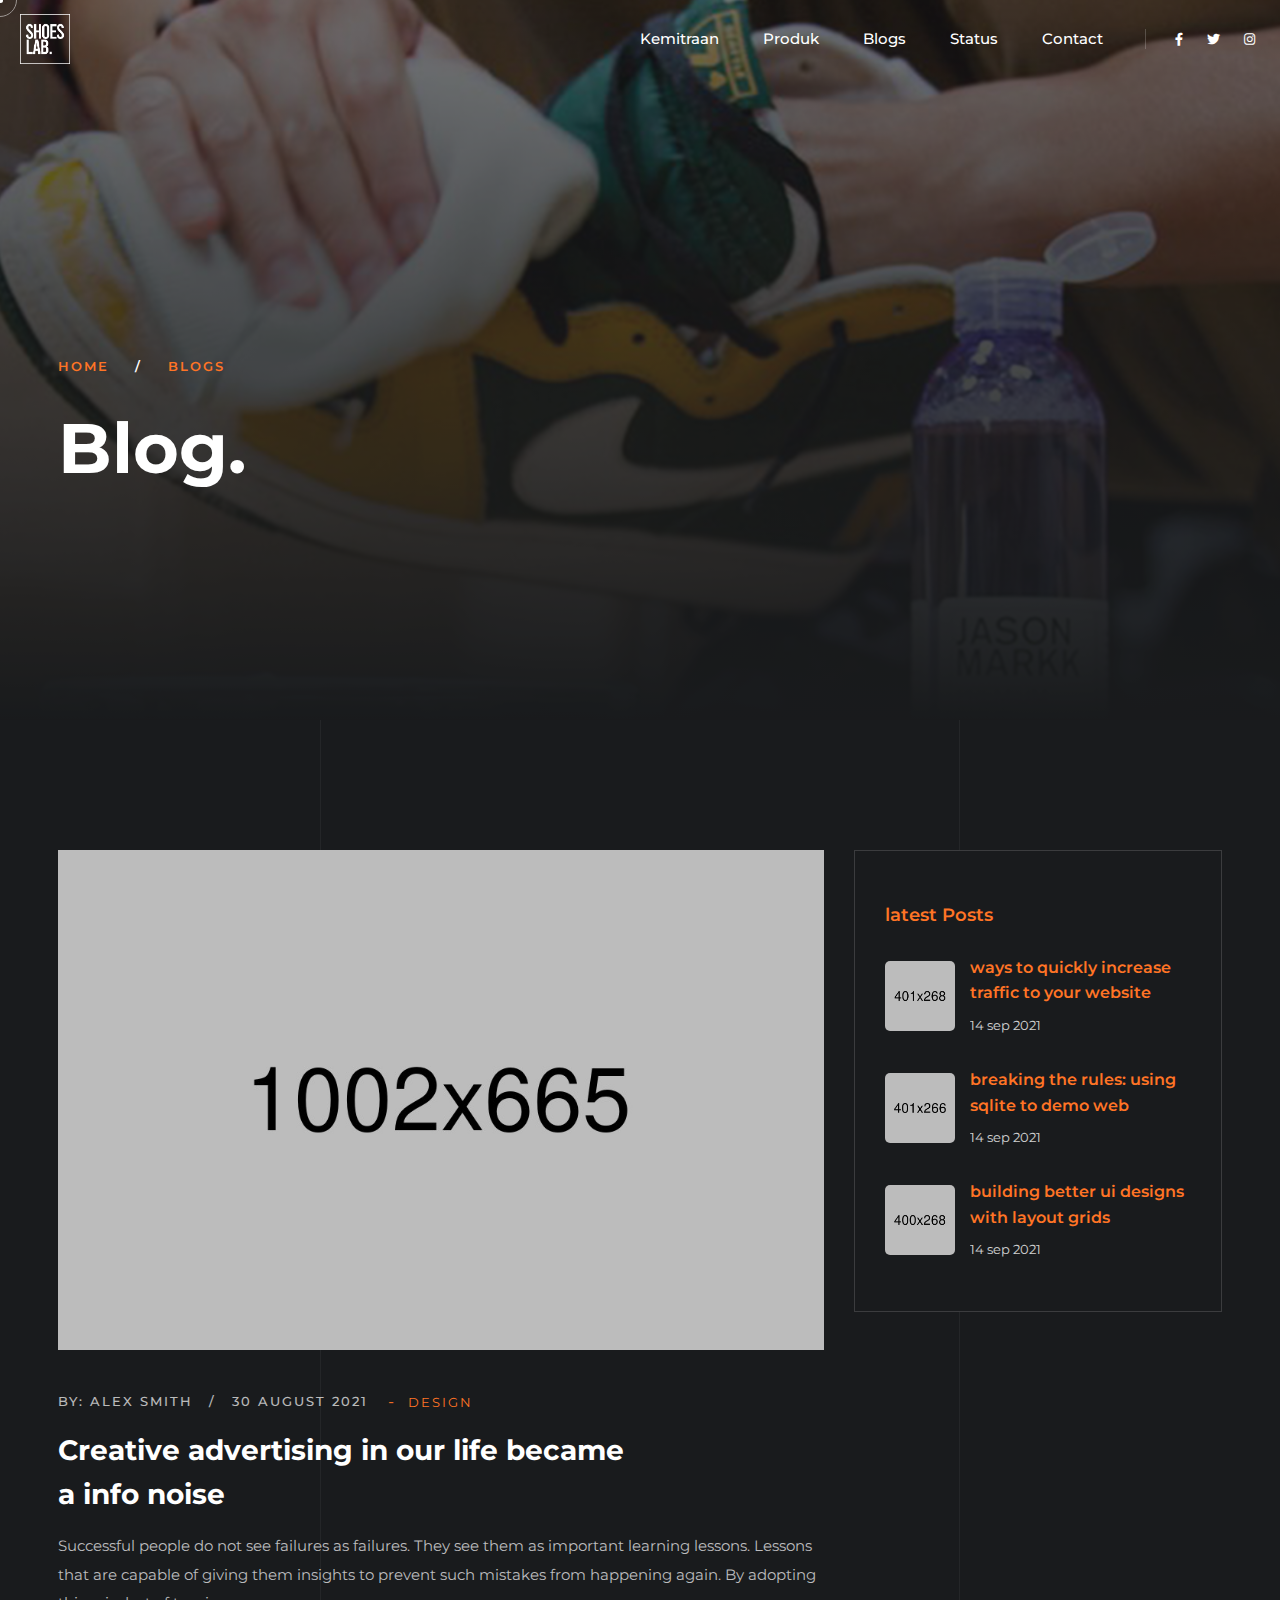
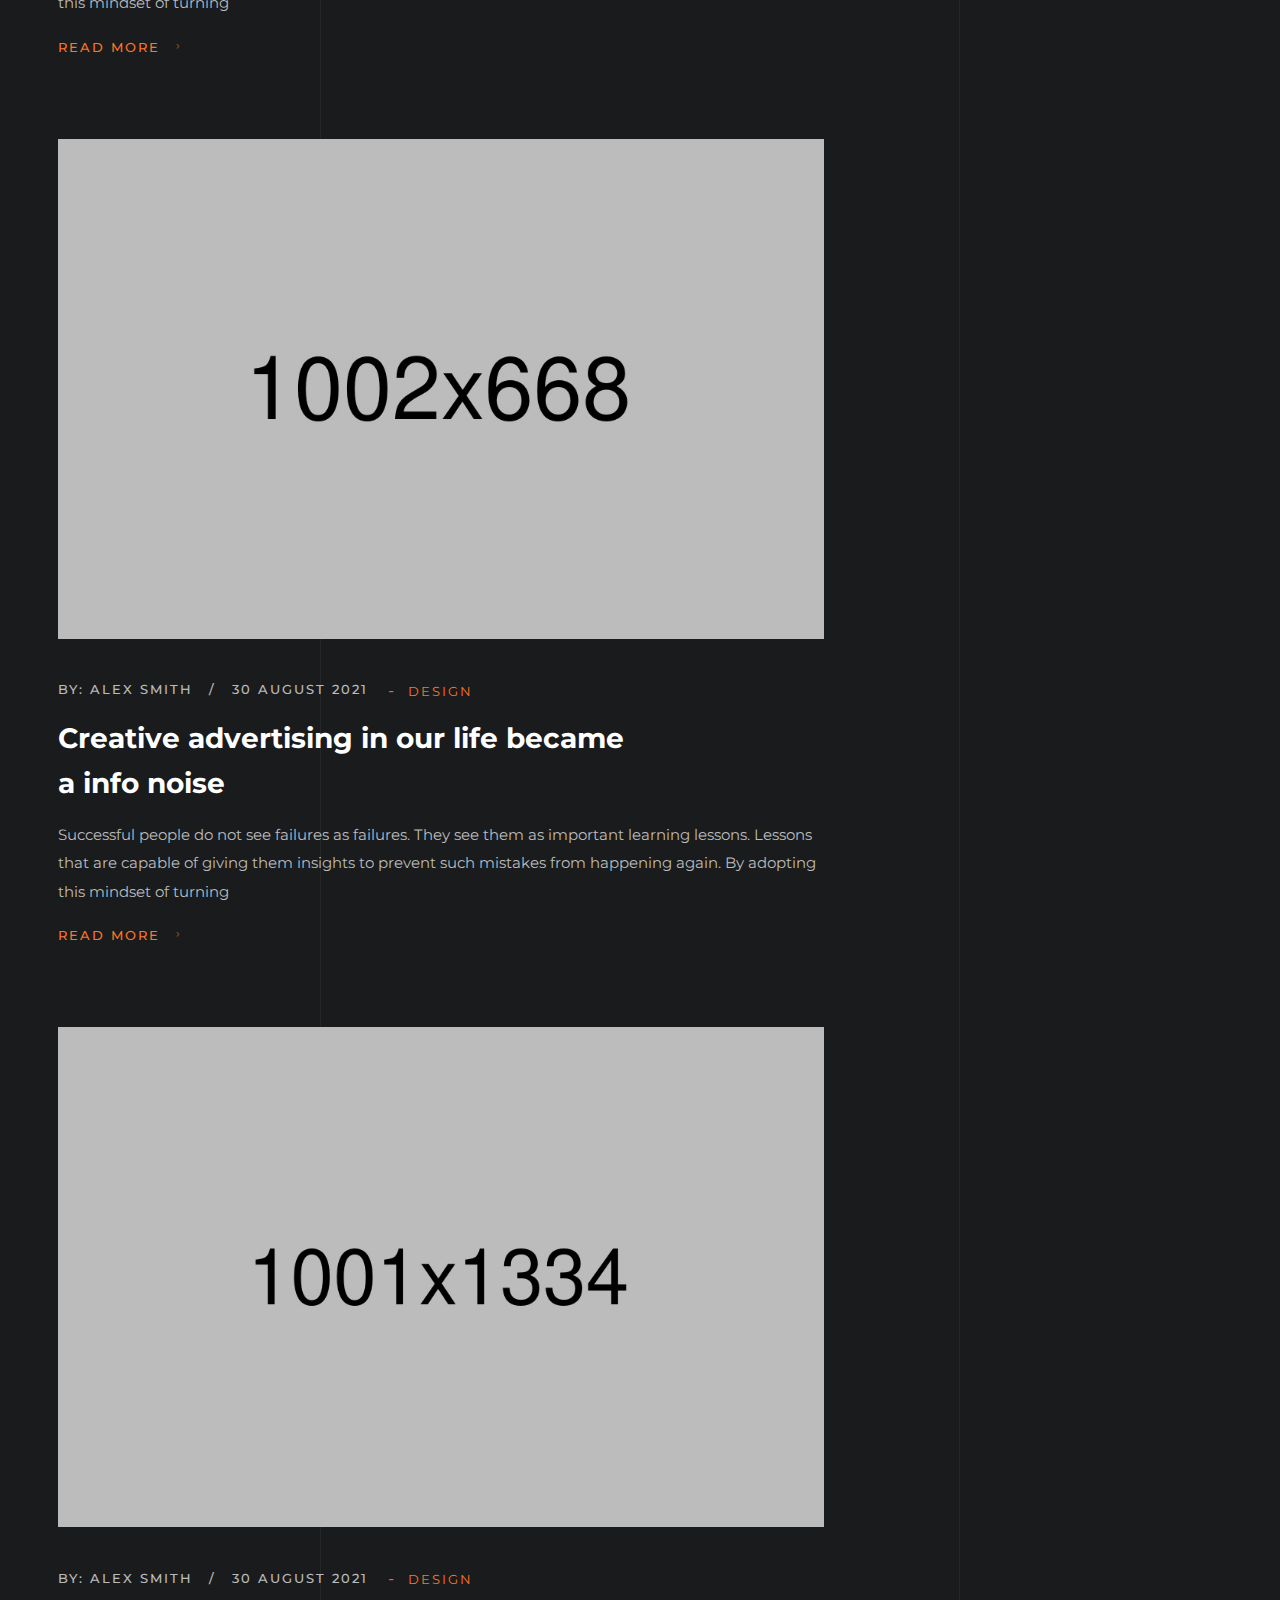
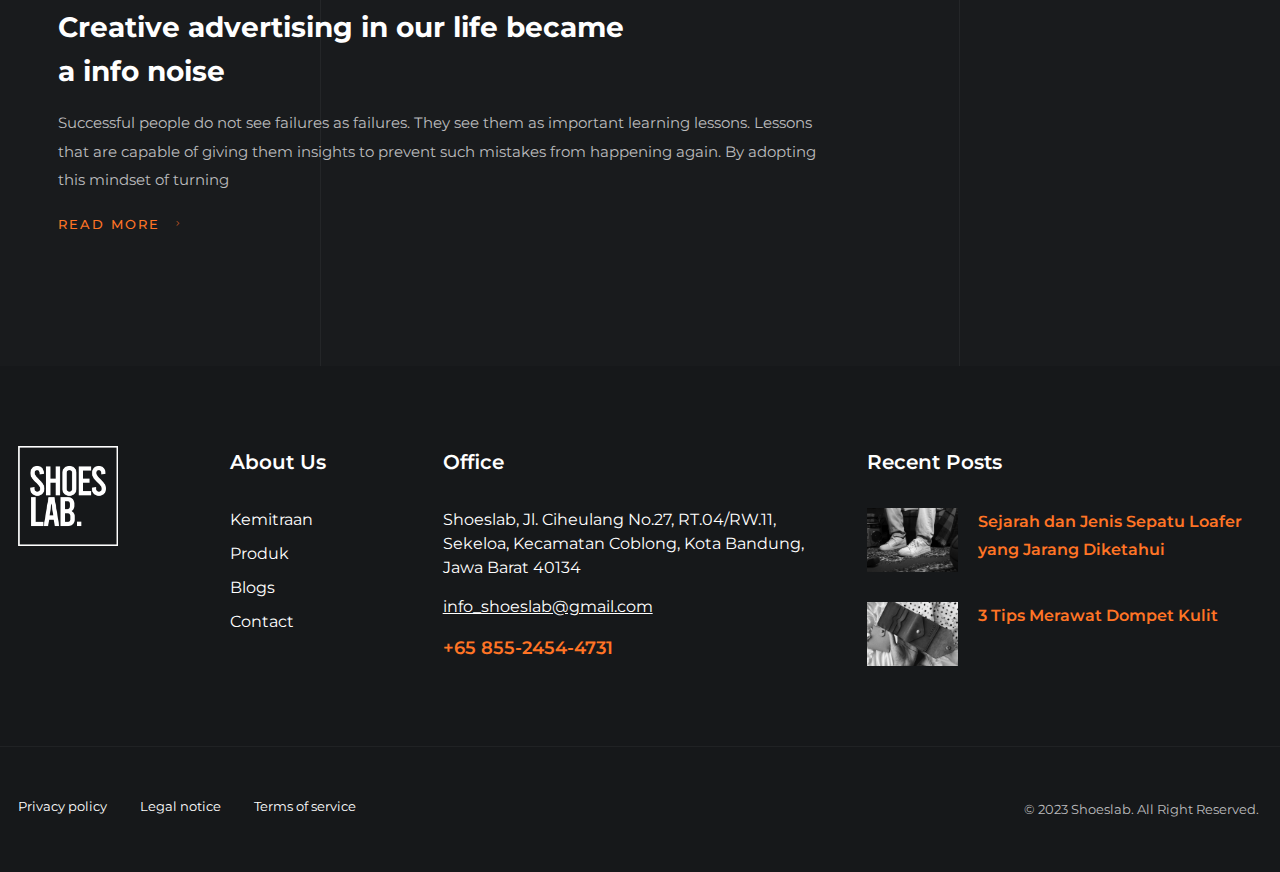
<file: blog-classic.html>
<!DOCTYPE html>
<html lang="zxx">

<head>

    <!-- Metas -->
    <meta charset="utf-8">
    <meta http-equiv="X-UA-Compatible" content="IE=edge" />
    <meta name="viewport" content="width=device-width, initial-scale=1, maximum-scale=1" />
    <meta name="keywords" content="Shoeslab, Sneaker, Laundry, Kemitraan" />
    <meta name="description" content="Shoeslab Description Here" />
    <meta name="itsfahmi" content="xyz" />

    <!-- Title  -->
    <title>Shoeslab.id</title>


    <!-- Favicon -->
    <link rel="shortcut icon" href="assets/img/favicon.ico" />

    <!-- Google Fonts -->
    <link href="https://fonts.googleapis.com/css2?family=Montserrat:wght@100;200;300;400;500;600;700;800;900&display=swap" rel="stylesheet">
    <link href="https://fonts.googleapis.com/css2?family=Syne:wght@400;500;600;700;800&display=swap" rel="stylesheet">

    <!-- Plugins -->
    <link rel="stylesheet" href="assets/css/plugins.css" />

    <!-- Core Style Css -->
    <link rel="stylesheet" href="assets/css/style.css" />

</head>

<body>




    <!-- ==================== Start progress-scroll-button ==================== -->

    <div class="progress-wrap cursor-pointer">
        <svg class="progress-circle svg-content" width="100%" height="100%" viewBox="-1 -1 102 102">
            <path d="M50,1 a49,49 0 0,1 0,98 a49,49 0 0,1 0,-98" />
        </svg>
    </div>

    <!-- ==================== End progress-scroll-button ==================== -->



    <!-- ==================== Start cursor ==================== -->

    <div class="mouse-cursor cursor-outer"></div>
    <div class="mouse-cursor cursor-inner"></div>

    <!-- ==================== End cursor ==================== -->



    <!-- ==================== Start Navbar ==================== -->

    <nav class="navbar navbar-expand-lg light">
        <div class="container-xxl">
            <a class="navbar-brand" href="#0">
                <div class="logo">
                    <div class="logo-light">
                        <img src="assets/img/logo-light-2.png" alt="">
                    </div>
                    <div class="logo-dark">
                        <img src="assets/img/logo-dark-2.png" alt="">
                    </div>
                </div>
            </a>

            <div class="collapse navbar-collapse" id="navbarSupportedContent">
                <ul class="navbar-nav">
                    <!-- <li class="nav-item dropdown">
                        <a class="nav-link dropdown-toggle" href="#" role="button" data-bs-toggle="dropdown" aria-expanded="false">
                            Home
                        </a>
                    </li> -->

                    <li class="nav-item dropdown">
                        <a class="nav-link dropdown-toggle" href="#" role="button" data-bs-toggle="dropdown" aria-expanded="false">
                            Kemitraan
                        </a>

                    </li>
                    <!-- <li class="nav-item dropdown">
                        <a class="nav-link dropdown-toggle" href="#" role="button" data-bs-toggle="dropdown" aria-expanded="false">
                            Tentang Kami
                        </a>
                    </li> -->
                    <li class="nav-item dropdown">
                        <a class="nav-link dropdown-toggle" href="#" role="button" data-bs-toggle="dropdown" aria-expanded="false">
                            Produk
                        </a>

                    </li>

                    <li class="nav-item">
                        <a class="nav-link" href="blog-classic.html">
                            Blogs
                        </a>
                    </li>
                    <li class="nav-item">
                        <a class="nav-link" href="pg-contact2.html">
                            Status
                        </a>
                    </li>
                    <li class="nav-item">
                        <a class="nav-link" href="pg-contact2.html">
                            Contact
                        </a>
                    </li>
                </ul>
                <div class="nav-info-right d-flex align-items-center">
                    <div class="social">
                        <ul class="rest">
                            <li>
                                <a href="#"><i class="fab fa-facebook-f"></i></a>
                                <a href="#"><i class="fab fa-twitter"></i></a>
                                <a href="#"><i class="fab fa-instagram"></i></a>
                            </li>
                        </ul>
                    </div>
                    <!-- <div class="dark-mode-icon">
                        <button type="button" class="theme-icon">
                            <i aria-hidden="true" class="pe-7s-moon moon" title="Toggle between dark and light mode"></i>
                            <i aria-hidden="true" class="pe-7s-sun sun" title="Toggle between dark and light mode"></i>
                        </button>
                    </div> -->
                </div>
            </div>

            <button class="navbar-toggler" type="button" data-bs-toggle="collapse" data-bs-target="#navbarSupportedContent" aria-controls="navbarSupportedContent" aria-expanded="false" aria-label="Toggle navigation">
                <i class="fas fa-bars"></i>
            </button>
        </div>
    </nav>

    <!-- ==================== End Navbar ==================== -->



    <main>

        <div class="vline tline"></div>


        <!-- ==================== Start Slider ==================== -->

        <header class="pg-header style2 bg-img parallaxie valign" data-background="assets/img/slider/7.jpg" data-overlay-dark="6">
            <div class="container ontop">
                <div class="row">
                    <div class="col-12">
                        <div class="cont mb-80">
                            <h6 class="sub-title"><a href="home-main.html">Home</a> <span class="ml-20 mr-20">/</span>
                                <span class="main-color">Blogs</span>
                            </h6>
                            <h1 class="fw-700 fz-70">Blog.</h1>
                        </div>
                    </div>
                </div>
            </div>
            <div class="shadw"></div>
        </header>

        <!-- ==================== End Slider ==================== -->



        <!-- ==================== Start Blog ==================== -->

        <section class="blog section-padding">
            <div class="container">

                <div class="row">
                    <div class="col-lg-8">
                        <div class="main-posts md-mb80">
                            <div class="post-clas mb-80">
                                <div class="img">
                                    <img src="assets/img/blog/b/b7.jpg" alt="">
                                </div>
                                <div class="cont mt-40">
                                    <div class="d-flex align-items-center">
                                        <div class="date sub-title fw-500 opacity-7">
                                            <a href="blog-post.html"><span>By: Alex Smith</span></a>
                                            <span class="mr-10 ml-10">/</span>
                                            <a href="blog-post.html"> 30 august 2021</a>
                                        </div>
                                        <div class="ml-20 main-color">
                                            <span class="mr-10">-</span>
                                            <a href="blog-post.html" class="sub-title">Design</a>
                                        </div>
                                    </div>
                                    <h5 class="fz-28 fw-700 mb-15">
                                        <a href="blog-post.html">Creative advertising in our life became <br> a info
                                            noise</a>
                                    </h5>
                                    <p>Successful people do not see failures as failures. They see them as important learning lessons. Lessons that are capable of giving them insights to prevent such mistakes from happening again. By adopting this mindset
                                        of turning</p>
                                    <a href="blog-post.html" class="mt-20 mb-0 sub-title fw-500 main-color">Read
                                        More <i class="pe-7s-angle-right ml-5"></i></a>
                                </div>
                            </div>
                            <div class="post-clas mb-80">
                                <div class="img">
                                    <img src="assets/img/blog/b/b11.jpg" alt="">
                                </div>
                                <div class="cont mt-40">
                                    <div class="d-flex align-items-center">
                                        <div class="date sub-title fw-500 opacity-7">
                                            <a href="blog-post.html"><span>By: Alex Smith</span></a>
                                            <span class="mr-10 ml-10">/</span>
                                            <a href="blog-post.html"> 30 august 2021</a>
                                        </div>
                                        <div class="ml-20 main-color">
                                            <span class="mr-10">-</span>
                                            <a href="blog-post.html" class="sub-title">Design</a>
                                        </div>
                                    </div>
                                    <h5 class="fz-28 fw-700 mb-15">
                                        <a href="blog-post.html">Creative advertising in our life became <br> a info
                                            noise</a>
                                    </h5>
                                    <p>Successful people do not see failures as failures. They see them as important learning lessons. Lessons that are capable of giving them insights to prevent such mistakes from happening again. By adopting this mindset
                                        of turning</p>
                                    <a href="blog-post.html" class="mt-20 mb-0 sub-title fw-500 main-color">Read
                                        More <i class="pe-7s-angle-right ml-5"></i></a>
                                </div>
                            </div>
                            <div class="post-clas">
                                <div class="img">
                                    <img src="assets/img/blog/b/b6.jpg" alt="">
                                </div>
                                <div class="cont mt-40">
                                    <div class="d-flex align-items-center">
                                        <div class="date sub-title fw-500 opacity-7">
                                            <a href="blog-post.html"><span>By: Alex Smith</span></a>
                                            <span class="mr-10 ml-10">/</span>
                                            <a href="blog-post.html"> 30 august 2021</a>
                                        </div>
                                        <div class="ml-20 main-color">
                                            <span class="mr-10">-</span>
                                            <a href="blog-post.html" class="sub-title">Design</a>
                                        </div>
                                    </div>
                                    <h5 class="fz-28 fw-700 mb-15">
                                        <a href="blog-post.html">Creative advertising in our life became <br> a info
                                            noise</a>
                                    </h5>
                                    <p>Successful people do not see failures as failures. They see them as important learning lessons. Lessons that are capable of giving them insights to prevent such mistakes from happening again. By adopting this mindset
                                        of turning</p>
                                    <a href="blog-post.html" class="mt-20 mb-0 sub-title fw-500 main-color">Read
                                        More <i class="pe-7s-angle-right ml-5"></i></a>
                                </div>
                            </div>
                        </div>
                    </div>
                    <div class="col-lg-4">
                        <div class="side-bar">

                            <!-- <div class="widget catogry">
                                <h6 class="title-widget">Categories</h6>
                                <ul class="rest">
                                    <li>
                                        <span><a href="blog-masonry-3col.html">Business</a></span>
                                        <span class="ml-auto">33</span>
                                    </li>
                                    <li>
                                        <span><a href="blog-masonry-3col.html">Lifestyle</a></span>
                                        <span class="ml-auto">05</span>
                                    </li>
                                    <li>
                                        <span><a href="blog-masonry-3col.html">Creative</a></span>
                                        <span class="ml-auto">28</span>
                                    </li>
                                    <li>
                                        <span><a href="blog-masonry-3col.html">WordPress</a></span>
                                        <span class="ml-auto">17</span>
                                    </li>
                                    <li>
                                        <span><a href="blog-masonry-3col.html">Design</a></span>
                                        <span class="ml-auto">45</span>
                                    </li>
                                </ul>
                            </div> -->
                            <div class="widget last-post-thum">
                                <h6 class="title-widget">latest Posts</h6>
                                <div class="item">
                                    <div class="valign">
                                        <div class="img">
                                            <a href="blog-post.html"><img src="assets/img/blog/thum/1.jpg" alt=""></a>
                                        </div>
                                    </div>
                                    <div class="cont">
                                        <h6><a href="blog-post.html">ways to quickly increase traffic to your
                                                website</a></h6>
                                        <span><a href="blog-post.html">14 sep 2021</a></span>
                                    </div>
                                </div>
                                <div class="item">
                                    <div class="valign">
                                        <div class="img">
                                            <a href="blog-post.html"><img src="assets/img/blog/thum/2.jpg" alt=""></a>
                                        </div>
                                    </div>
                                    <div class="cont">
                                        <h6><a href="blog-post.html">breaking the rules: using sqlite to demo
                                                web</a></h6>
                                        <span><a href="blog-post.html">14 sep 2021</a></span>
                                    </div>
                                </div>
                                <div class="item">
                                    <div class="valign">
                                        <div class="img">
                                            <a href="blog-post.html"><img src="assets/img/blog/thum/3.jpg" alt=""></a>
                                        </div>
                                    </div>
                                    <div class="cont">
                                        <h6><a href="blog-post.html">building better ui designs with layout
                                                grids</a></h6>
                                        <span><a href="blog-post.html">14 sep 2021</a></span>
                                    </div>
                                </div>
                            </div>
                            <!-- <div class="widget tags">
                                <h6 class="title-widget">Tags</h6>
                                <div>
                                    <a href="blog-list.html">Creative</a>
                                    <a href="blog-list.html">Design</a>
                                    <a href="blog-list.html">Dark & Light</a>
                                    <a href="blog-list.html">Minimal</a>
                                    <a href="blog-list.html">Ravo</a>
                                </div>
                            </div>
                            <div class="widget gallry">
                                <h6 class="title-widget">gallery</h6>
                                <div>
                                    <ul class="rest d-flex justify-content-around">
                                        <li>
                                            <a href="portfolio-layout-metro.html">
                                                <img src="assets/img/insta/1.jpg" alt="">
                                            </a>
                                        </li>
                                        <li>
                                            <a href="portfolio-layout-metro.html">
                                                <img src="assets/img/insta/2.jpg" alt="">
                                            </a>
                                        </li>
                                        <li>
                                            <a href="portfolio-layout-metro.html">
                                                <img src="assets/img/insta/3.jpg" alt="">
                                            </a>
                                        </li>
                                    </ul>
                                    <ul class="rest d-flex justify-content-around">
                                        <li>
                                            <a href="portfolio-layout-metro.html">
                                                <img src="assets/img/insta/4.jpg" alt="">
                                            </a>
                                        </li>
                                        <li>
                                            <a href="portfolio-layout-metro.html">
                                                <img src="assets/img/insta/5.jpg" alt="">
                                            </a>
                                        </li>
                                        <li>
                                            <a href="portfolio-layout-metro.html">
                                                <img src="assets/img/insta/6.jpg" alt="">
                                            </a>
                                        </li>
                                    </ul>
                                </div>
                            </div> -->
                        </div>
                    </div>
                </div>
            </div>
        </section>

        <!-- ==================== End Blog ==================== -->


    </main>


    <!-- ==================== Start Footer ==================== -->

    <footer class="main-footer sub-bg o-hidden">

        <div class="container-xxl pt-80 pb-80">
            <div class="row">
                <div class="col-lg-2 col-md-6">
                    <div class="clumn md-mb50">
                        <div class="logo">
                            <a href="#0">
                                <img src="assets/img/logo-light-2.png" alt="">
                            </a>
                        </div>
                    </div>
                </div>
                <div class="col-lg-2 col-md-6">
                    <div class="clumn md-mb50">
                        <h5 class="title fw-600 fz-20 mb-30">About Us</h5>
                        <ul class="cmp-links">
                            <li class="mb-10">
                                <a href="#">Kemitraan</a>
                                <!-- <a href="pg-about-us2.html">Company</a> -->
                            </li>
                            <li class="mb-10">
                                <a href="#">Produk</a>
                                <!-- <a href="pg-our-team.html">Team</a> -->
                            </li>
                            <li class="mb-10">
                                <a href="#">Blogs</a>
                                <!-- <a href="pg-services2.html">Services</a> -->
                            </li>
                            <li class="mb-10">
                                <a href="#">Contact</a>
                                <!-- <a href="portfolio-grid-4col.html">Products</a> -->
                            </li>
                        </ul>
                    </div>
                </div>
                <div class="col-lg-4 col-md-6">
                    <div class="clumn sm-mb50">
                        <h5 class="title fw-600 fz-20 mb-30">Office</h5>
                        <ul class="address">
                            <li class="adrs mb-15">Shoeslab, Jl. Ciheulang No.27, RT.04/RW.11, Sekeloa, Kecamatan Coblong, Kota Bandung, Jawa Barat 40134</li>
                            <li class="eml underline mb-15">
                                <a href="mailto:example@website.com">info_shoeslab@gmail.com</a>
                            </li>
                            <li class="tel">
                                <h6>+65 855-2454-4731</h6>
                            </li>
                        </ul>
                    </div>
                </div>
                <div class="col-lg-4 col-md-6">
                    <div class="clumn">
                        <h5 class="title fw-600 fz-20 mb-30">Recent Posts</h5>
                        <ul class="rc-post">
                            <li>
                                <a href="blog-list.html" class="flex mb-30">
                                    <div class="img">
                                        <img src="assets/img/blog/c3.jpg" alt="">
                                    </div>
                                    <div class="cont">
                                        <h6 class="fz-16 line-height-28">Sejarah dan Jenis Sepatu Loafer yang Jarang Diketahui</h6>
                                    </div>
                                </a>
                            </li>
                            <li>
                                <a href="blog-list.html" class="flex">
                                    <div class="img">
                                        <img src="assets/img/blog/c1.jpg" alt="">
                                    </div>
                                    <div class="cont">
                                        <h6 class="fz-16 line-height-28">3 Tips Merawat Dompet Kulit</h6>
                                    </div>
                                </a>
                            </li>
                        </ul>
                    </div>
                </div>
            </div>
        </div>

        <div class="sub-footer pb-50 pt-50 bord-thin-top">
            <div class="container-xxl">
                <div class="row">
                    <div class="col-lg-6">
                        <div class="horizontal-link fz-13">
                            <ul class="rest">
                                <li class="mr-30">
                                    <a href="pg-mission.html">Privacy policy</a>
                                </li>
                                <li class="mr-30">
                                    <a href="pg-mission.html">Legal notice</a>
                                </li>
                                <li>
                                    <a href="pg-mission.html">Terms of service</a>
                                </li>
                            </ul>
                        </div>
                    </div>
                    <div class="col-lg-6">
                        <div class="copyrights d-flex justify-content-end">
                            <p class="fz-13">© 2023 Shoeslab. All Right Reserved. <span class="underline"></span></p>
                        </div>
                    </div>
                </div>
            </div>
        </div>
    </footer>

    <!-- ==================== End Footer ==================== -->







    <!-- jQuery -->
    <script src="assets/js/jquery-3.6.0.min.js"></script>
    <script src="assets/js/jquery-migrate-3.4.0.min.js"></script>

    <!-- plugins -->
    <script src="assets/js/plugins.js"></script>

    <!-- custom scripts -->
    <script src="assets/js/scripts.js"></script>

</body>

</html>
</file>
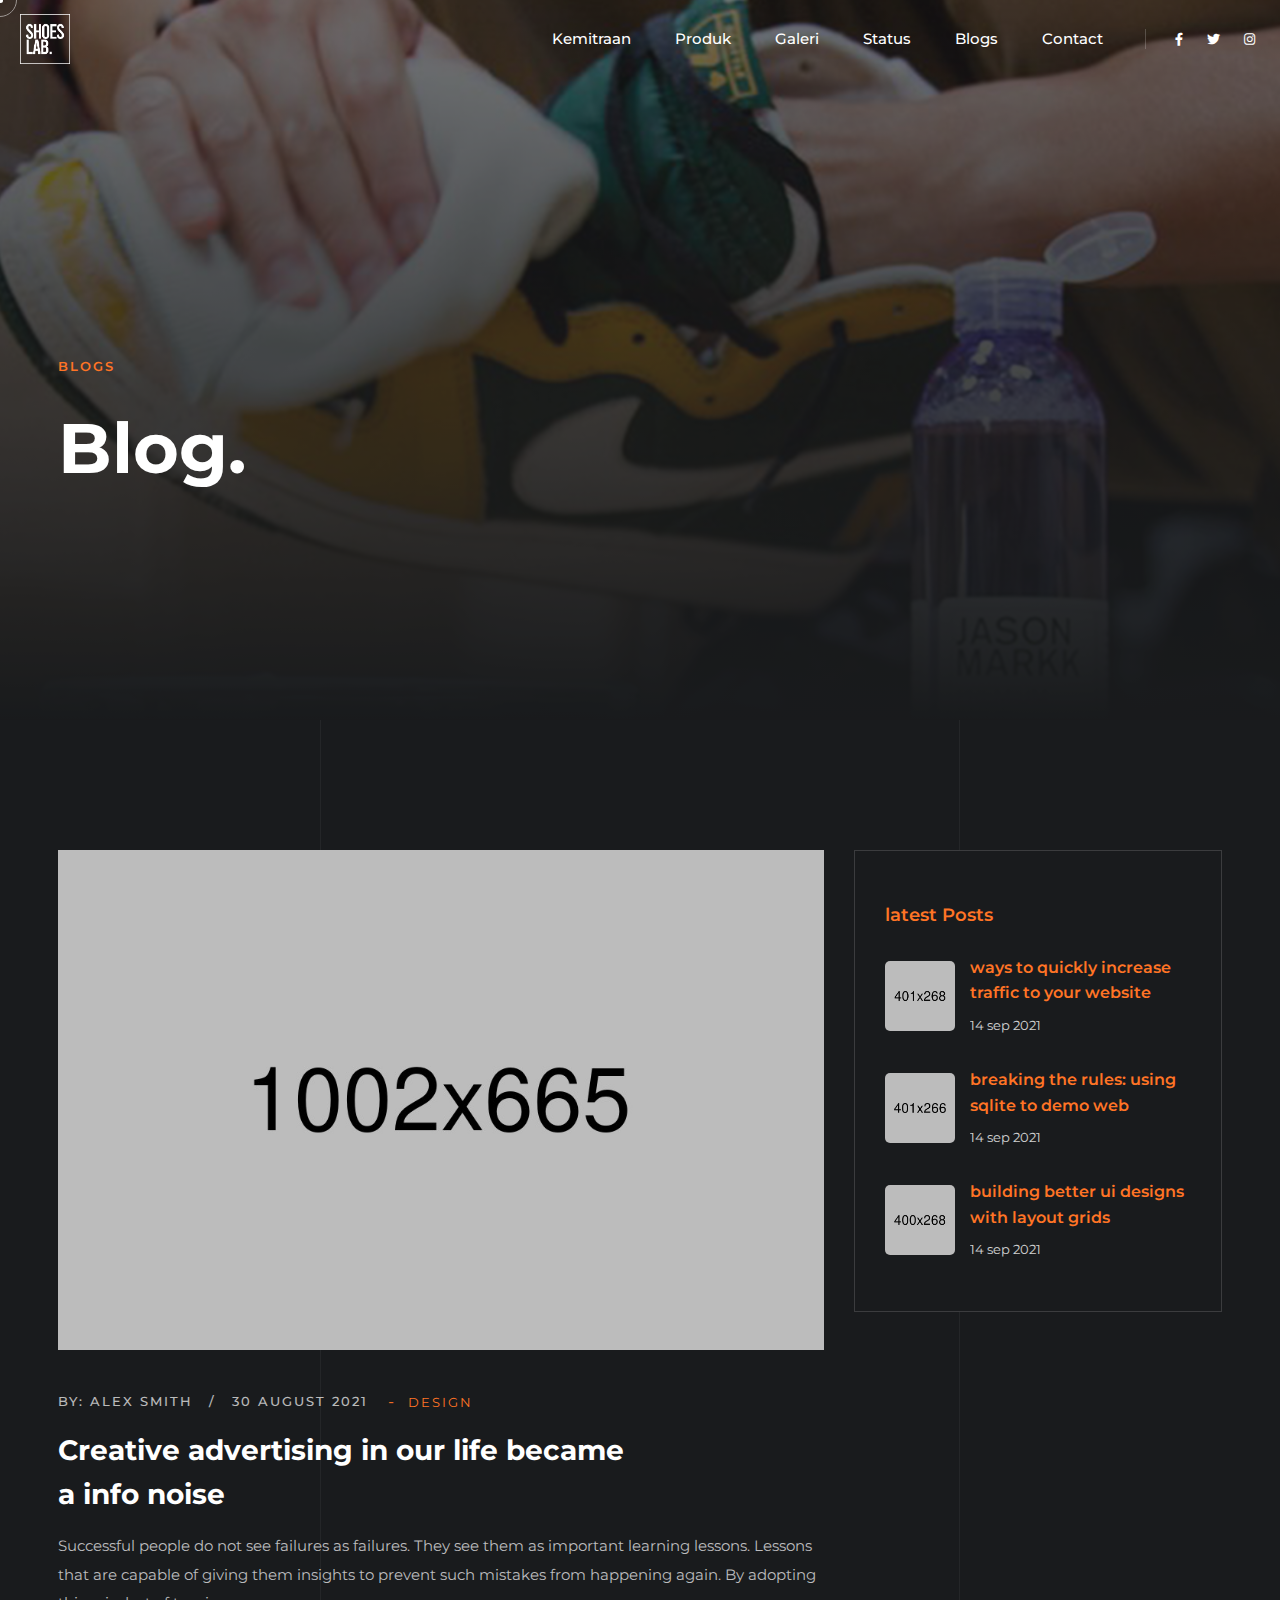
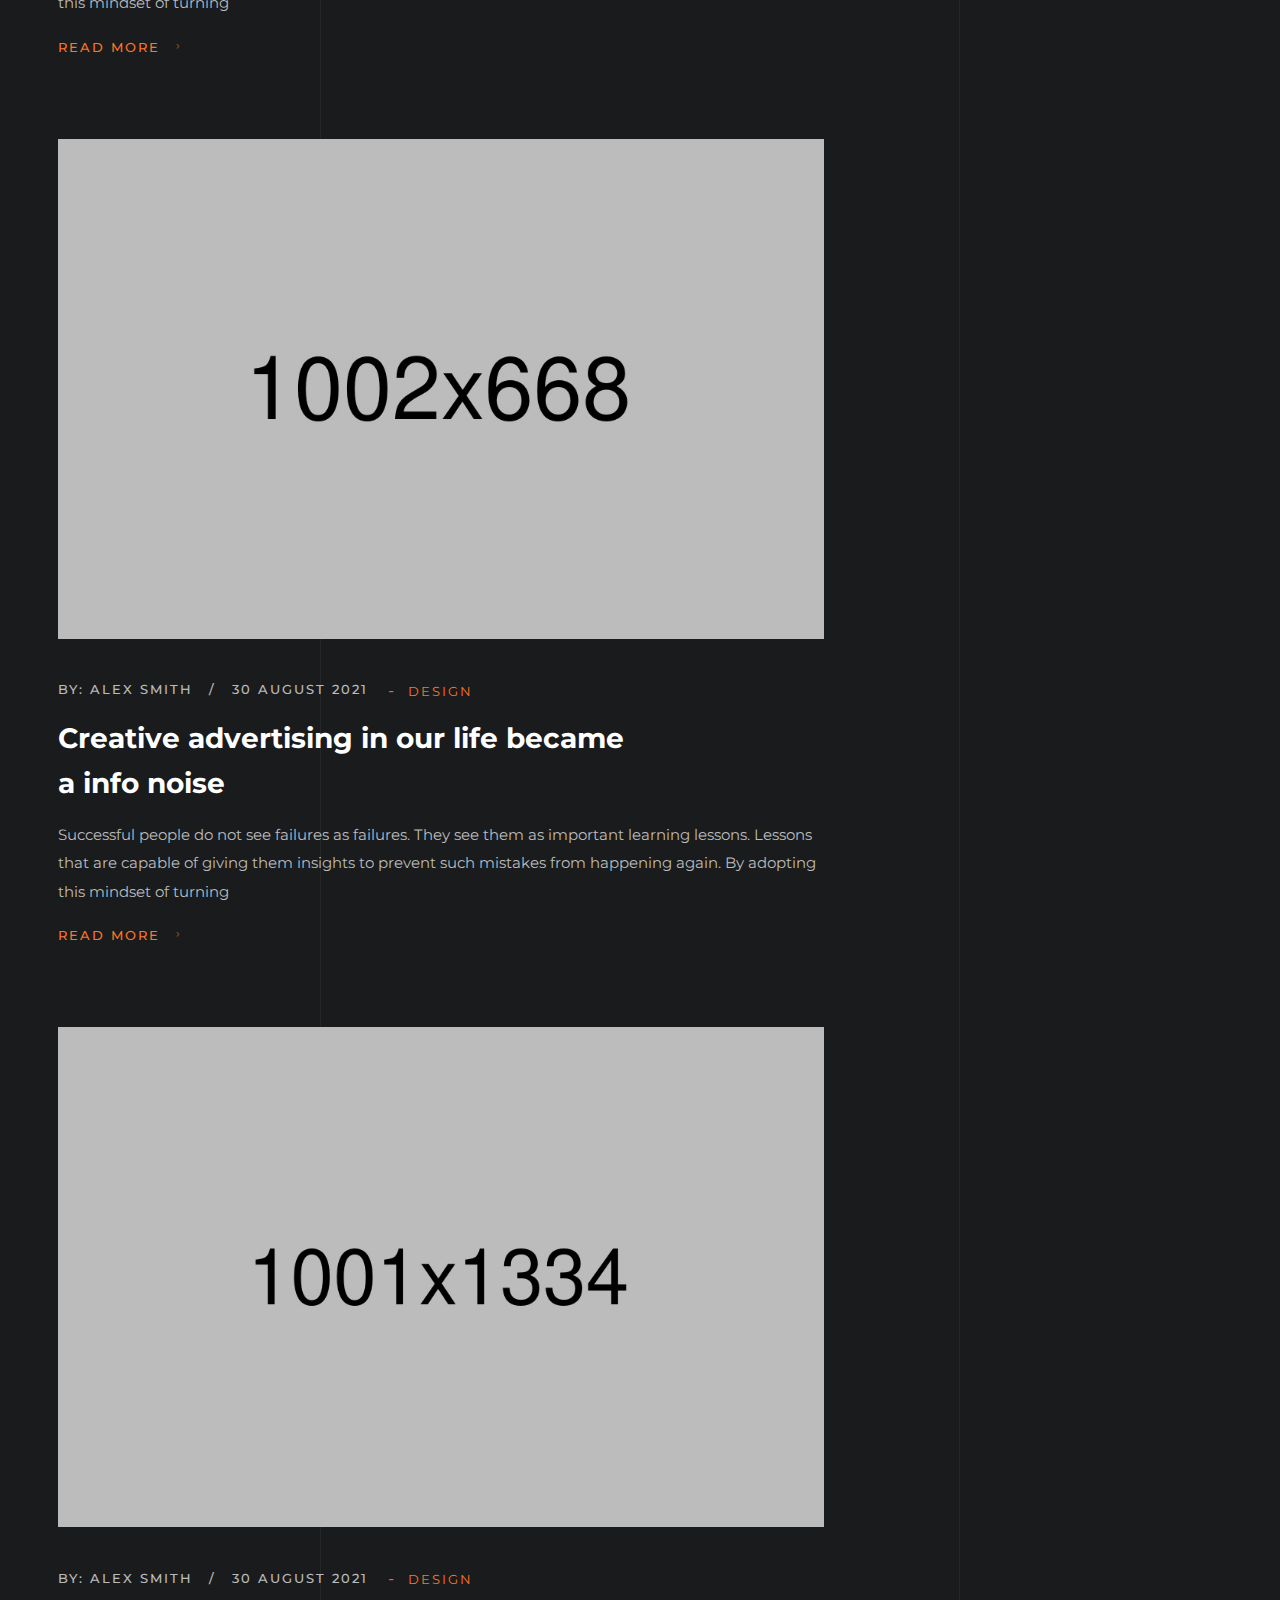
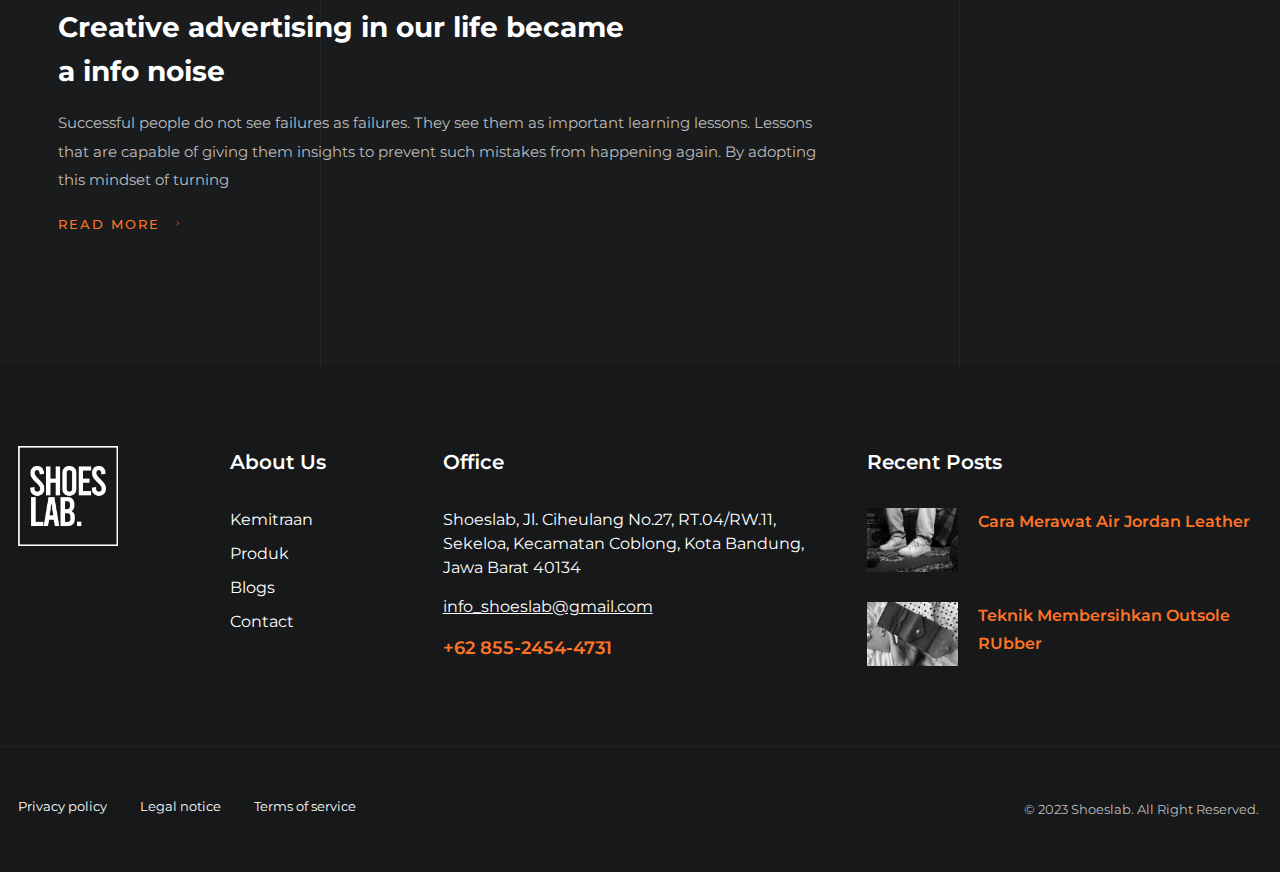
<file: blog.html>
<!DOCTYPE html>
<html lang="zxx">

<head>

    <!-- Metas -->
    <meta charset="utf-8">
    <meta http-equiv="X-UA-Compatible" content="IE=edge" />
    <meta name="viewport" content="width=device-width, initial-scale=1, maximum-scale=1" />
    <meta name="keywords" content="Shoeslab, Sneaker, Laundry, Kemitraan" />
    <meta name="description" content="Shoeslab Description Here" />
    <meta name="itsfahmi" content="xyz" />

    <!-- Title  -->
    <title>Shoeslab.id</title>


    <!-- Favicon -->
    <link rel="shortcut icon" href="assets/img/favicon.ico" />

    <!-- Google Fonts -->
    <link href="https://fonts.googleapis.com/css2?family=Montserrat:wght@100;200;300;400;500;600;700;800;900&display=swap" rel="stylesheet">
    <link href="https://fonts.googleapis.com/css2?family=Syne:wght@400;500;600;700;800&display=swap" rel="stylesheet">

    <!-- Plugins -->
    <link rel="stylesheet" href="assets/css/plugins.css" />

    <!-- Core Style Css -->
    <link rel="stylesheet" href="assets/css/style.css" />

</head>

<body>




    <!-- ==================== Start progress-scroll-button ==================== -->

    <div class="progress-wrap cursor-pointer">
        <svg class="progress-circle svg-content" width="100%" height="100%" viewBox="-1 -1 102 102">
            <path d="M50,1 a49,49 0 0,1 0,98 a49,49 0 0,1 0,-98" />
        </svg>
    </div>

    <!-- ==================== End progress-scroll-button ==================== -->



    <!-- ==================== Start cursor ==================== -->

    <div class="mouse-cursor cursor-outer"></div>
    <div class="mouse-cursor cursor-inner"></div>

    <!-- ==================== End cursor ==================== -->



    <!-- ==================== Start Navbar ==================== -->

    <nav class="navbar navbar-expand-lg light">
        <div class="container-xxl">
            <a class="navbar-brand" href="index.html">
                <div class="logo">
                    <div class="logo-light">
                        <img src="assets/img/logo-light-2.png" alt="">
                    </div>
                    <div class="logo-dark">
                        <img src="assets/img/logo-dark-2.png" alt="">
                    </div>
                </div>
            </a>

            <div class="collapse navbar-collapse" id="navbarSupportedContent">
                <ul class="navbar-nav">
                    <li class="nav-item dropdown">
                        <a class="nav-link" href="kemitraan.html">Kemitraan </a>
                    </li>
                    <li class="nav-item dropdown">
                        <a class="nav-link" href="product.html">Produk </a>
                    </li>
                    <li class="nav-item dropdown">
                        <a class="nav-link" href="galeri.html">Galeri </a>
                    </li>
                    <li class="nav-item">
                        <a class="nav-link" href="status.html">Status</a>
                    </li>
                    <li class="nav-item">
                        <a class="nav-link" href="blog.html"> Blogs</a>
                    </li>
                    <li class="nav-item">
                        <a class="nav-link" href="contact.html">
                Contact
            </a>
                    </li>
                </ul>
                <div class="nav-info-right d-flex align-items-center">
                    <div class="social">
                        <ul class="rest">
                            <li>
                                <a href="#"><i class="fab fa-facebook-f"></i></a>
                                <a href="#"><i class="fab fa-twitter"></i></a>
                                <a href="#"><i class="fab fa-instagram"></i></a>
                            </li>
                        </ul>
                    </div>
                </div>
            </div>

            <button class="navbar-toggler" type="button" data-bs-toggle="collapse" data-bs-target="#navbarSupportedContent" aria-controls="navbarSupportedContent" aria-expanded="false" aria-label="Toggle navigation">
    <i class="fas fa-bars"></i>
</button>
        </div>
    </nav>

    <!-- ==================== End Navbar ==================== -->



    <main>

        <div class="vline tline"></div>


        <!-- ==================== Start Slider ==================== -->

        <header class="pg-header style2 bg-img parallaxie valign" data-background="assets/img/slider/7.jpg" data-overlay-dark="6">
            <div class="container ontop">
                <div class="row">
                    <div class="col-12">
                        <div class="cont mb-80">
                            <h6 class="sub-title">
                                <span class="main-color">Blogs</span>
                            </h6>
                            <h1 class="fw-700 fz-70">Blog.</h1>
                        </div>
                    </div>
                </div>
            </div>
            <div class="shadw"></div>
        </header>

        <!-- ==================== End Slider ==================== -->



        <!-- ==================== Start Blog ==================== -->

        <section class="blog section-padding">
            <div class="container">

                <div class="row">
                    <div class="col-lg-8">
                        <div class="main-posts md-mb80">
                            <div class="post-clas mb-80">
                                <div class="img">
                                    <img src="assets/img/blog/b/b7.jpg" alt="">
                                </div>
                                <div class="cont mt-40">
                                    <div class="d-flex align-items-center">
                                        <div class="date sub-title fw-500 opacity-7">
                                            <a href="blog-post.html"><span>By: Alex Smith</span></a>
                                            <span class="mr-10 ml-10">/</span>
                                            <a href="blog-post.html"> 30 august 2021</a>
                                        </div>
                                        <div class="ml-20 main-color">
                                            <span class="mr-10">-</span>
                                            <a href="blog-post.html" class="sub-title">Design</a>
                                        </div>
                                    </div>
                                    <h5 class="fz-28 fw-700 mb-15">
                                        <a href="blog-post.html">Creative advertising in our life became <br> a info
                                            noise</a>
                                    </h5>
                                    <p>Successful people do not see failures as failures. They see them as important learning lessons. Lessons that are capable of giving them insights to prevent such mistakes from happening again. By adopting this mindset
                                        of turning</p>
                                    <a href="blog-post.html" class="mt-20 mb-0 sub-title fw-500 main-color">Read
                                        More <i class="pe-7s-angle-right ml-5"></i></a>
                                </div>
                            </div>
                            <div class="post-clas mb-80">
                                <div class="img">
                                    <img src="assets/img/blog/b/b11.jpg" alt="">
                                </div>
                                <div class="cont mt-40">
                                    <div class="d-flex align-items-center">
                                        <div class="date sub-title fw-500 opacity-7">
                                            <a href="blog-post.html"><span>By: Alex Smith</span></a>
                                            <span class="mr-10 ml-10">/</span>
                                            <a href="blog-post.html"> 30 august 2021</a>
                                        </div>
                                        <div class="ml-20 main-color">
                                            <span class="mr-10">-</span>
                                            <a href="blog-post.html" class="sub-title">Design</a>
                                        </div>
                                    </div>
                                    <h5 class="fz-28 fw-700 mb-15">
                                        <a href="blog-post.html">Creative advertising in our life became <br> a info
                                            noise</a>
                                    </h5>
                                    <p>Successful people do not see failures as failures. They see them as important learning lessons. Lessons that are capable of giving them insights to prevent such mistakes from happening again. By adopting this mindset
                                        of turning</p>
                                    <a href="blog-post.html" class="mt-20 mb-0 sub-title fw-500 main-color">Read
                                        More <i class="pe-7s-angle-right ml-5"></i></a>
                                </div>
                            </div>
                            <div class="post-clas">
                                <div class="img">
                                    <img src="assets/img/blog/b/b6.jpg" alt="">
                                </div>
                                <div class="cont mt-40">
                                    <div class="d-flex align-items-center">
                                        <div class="date sub-title fw-500 opacity-7">
                                            <a href="blog-post.html"><span>By: Alex Smith</span></a>
                                            <span class="mr-10 ml-10">/</span>
                                            <a href="blog-post.html"> 30 august 2021</a>
                                        </div>
                                        <div class="ml-20 main-color">
                                            <span class="mr-10">-</span>
                                            <a href="blog-post.html" class="sub-title">Design</a>
                                        </div>
                                    </div>
                                    <h5 class="fz-28 fw-700 mb-15">
                                        <a href="blog-post.html">Creative advertising in our life became <br> a info
                                            noise</a>
                                    </h5>
                                    <p>Successful people do not see failures as failures. They see them as important learning lessons. Lessons that are capable of giving them insights to prevent such mistakes from happening again. By adopting this mindset
                                        of turning</p>
                                    <a href="blog-post.html" class="mt-20 mb-0 sub-title fw-500 main-color">Read
                                        More <i class="pe-7s-angle-right ml-5"></i></a>
                                </div>
                            </div>
                        </div>
                    </div>
                    <div class="col-lg-4">
                        <div class="side-bar">
                            <div class="widget last-post-thum">
                                <h6 class="title-widget">latest Posts</h6>
                                <div class="item">
                                    <div class="valign">
                                        <div class="img">
                                            <a href="blog-post.html"><img src="assets/img/blog/thum/1.jpg" alt=""></a>
                                        </div>
                                    </div>
                                    <div class="cont">
                                        <h6><a href="blog-post.html">ways to quickly increase traffic to your
                                                website</a></h6>
                                        <span><a href="blog-post.html">14 sep 2021</a></span>
                                    </div>
                                </div>
                                <div class="item">
                                    <div class="valign">
                                        <div class="img">
                                            <a href="blog-post.html"><img src="assets/img/blog/thum/2.jpg" alt=""></a>
                                        </div>
                                    </div>
                                    <div class="cont">
                                        <h6><a href="blog-post.html">breaking the rules: using sqlite to demo
                                                web</a></h6>
                                        <span><a href="blog-post.html">14 sep 2021</a></span>
                                    </div>
                                </div>
                                <div class="item">
                                    <div class="valign">
                                        <div class="img">
                                            <a href="blog-post.html"><img src="assets/img/blog/thum/3.jpg" alt=""></a>
                                        </div>
                                    </div>
                                    <div class="cont">
                                        <h6><a href="blog-post.html">building better ui designs with layout
                                                grids</a></h6>
                                        <span><a href="blog-post.html">14 sep 2021</a></span>
                                    </div>
                                </div>
                            </div>
                            <!-- <div class="widget tags">
                                <h6 class="title-widget">Tags</h6>
                                <div>
                                    <a href="blog-list.html">Creative</a>
                                    <a href="blog-list.html">Design</a>
                                    <a href="blog-list.html">Dark & Light</a>
                                    <a href="blog-list.html">Minimal</a>
                                    <a href="blog-list.html">Ravo</a>
                                </div>
                            </div>
                            <div class="widget gallry">
                                <h6 class="title-widget">gallery</h6>
                                <div>
                                    <ul class="rest d-flex justify-content-around">
                                        <li>
                                            <a href="portfolio-layout-metro.html">
                                                <img src="assets/img/insta/1.jpg" alt="">
                                            </a>
                                        </li>
                                        <li>
                                            <a href="portfolio-layout-metro.html">
                                                <img src="assets/img/insta/2.jpg" alt="">
                                            </a>
                                        </li>
                                        <li>
                                            <a href="portfolio-layout-metro.html">
                                                <img src="assets/img/insta/3.jpg" alt="">
                                            </a>
                                        </li>
                                    </ul>
                                    <ul class="rest d-flex justify-content-around">
                                        <li>
                                            <a href="portfolio-layout-metro.html">
                                                <img src="assets/img/insta/4.jpg" alt="">
                                            </a>
                                        </li>
                                        <li>
                                            <a href="portfolio-layout-metro.html">
                                                <img src="assets/img/insta/5.jpg" alt="">
                                            </a>
                                        </li>
                                        <li>
                                            <a href="portfolio-layout-metro.html">
                                                <img src="assets/img/insta/6.jpg" alt="">
                                            </a>
                                        </li>
                                    </ul>
                                </div>
                            </div> -->
                        </div>
                    </div>
                </div>
            </div>
        </section>

        <!-- ==================== End Blog ==================== -->


    </main>


    <!-- ==================== Start Footer ==================== -->

    <footer class="main-footer sub-bg o-hidden">

        <div class="container-xxl pt-80 pb-80">
            <div class="row">
                <div class="col-lg-2 col-md-6">
                    <div class="clumn md-mb50">
                        <div class="logo">
                            <a href="#0">
                                <img src="assets/img/logo-light-2.png" alt="">
                            </a>
                        </div>
                    </div>
                </div>
                <div class="col-lg-2 col-md-6">
                    <div class="clumn md-mb50">
                        <h5 class="title fw-600 fz-20 mb-30">About Us</h5>
                        <ul class="cmp-links">
                            <li class="mb-10">
                                <a href="#">Kemitraan</a>
                                <!-- <a href="pg-about-us2.html">Company</a> -->
                            </li>
                            <li class="mb-10">
                                <a href="#">Produk</a>
                                <!-- <a href="pg-our-team.html">Team</a> -->
                            </li>
                            <li class="mb-10">
                                <a href="#">Blogs</a>
                                <!-- <a href="pg-services2.html">Services</a> -->
                            </li>
                            <li class="mb-10">
                                <a href="#">Contact</a>
                                <!-- <a href="portfolio-grid-4col.html">Products</a> -->
                            </li>
                        </ul>
                    </div>
                </div>
                <div class="col-lg-4 col-md-6">
                    <div class="clumn sm-mb50">
                        <h5 class="title fw-600 fz-20 mb-30">Office</h5>
                        <ul class="address">
                            <li class="adrs mb-15">Shoeslab, Jl. Ciheulang No.27, RT.04/RW.11, Sekeloa, Kecamatan Coblong, Kota Bandung, Jawa Barat 40134</li>
                            <li class="eml underline mb-15">
                                <a href="mailto:example@website.com">info_shoeslab@gmail.com</a>
                            </li>
                            <li class="tel">
                                <h6>+62 855-2454-4731</h6>
                            </li>
                        </ul>
                    </div>
                </div>
                <div class="col-lg-4 col-md-6">
                    <div class="clumn">
                        <h5 class="title fw-600 fz-20 mb-30">Recent Posts</h5>
                        <ul class="rc-post">
                            <li>
                                <a href="blog-list.html" class="flex mb-30">
                                    <div class="img">
                                        <img src="assets/img/blog/c3.jpg" alt="">
                                    </div>
                                    <div class="cont">
                                        <h6 class="fz-16 line-height-28">Cara Merawat Air Jordan Leather</h6>
                                    </div>
                                </a>
                            </li>
                            <li>
                                <a href="blog-list.html" class="flex">
                                    <div class="img">
                                        <img src="assets/img/blog/c1.jpg" alt="">
                                    </div>
                                    <div class="cont">
                                        <h6 class="fz-16 line-height-28">Teknik Membersihkan Outsole RUbber</h6>
                                    </div>
                                </a>
                            </li>

                        </ul>
                    </div>
                </div>
            </div>
        </div>

        <div class="sub-footer pb-50 pt-50 bord-thin-top">
            <div class="container-xxl">
                <div class="row">
                    <div class="col-lg-6">
                        <div class="horizontal-link fz-13">
                            <ul class="rest">
                                <li class="mr-30">
                                    <a href="pg-mission.html">Privacy policy</a>
                                </li>
                                <li class="mr-30">
                                    <a href="pg-mission.html">Legal notice</a>
                                </li>
                                <li>
                                    <a href="pg-mission.html">Terms of service</a>
                                </li>
                            </ul>
                        </div>
                    </div>
                    <div class="col-lg-6">
                        <div class="copyrights d-flex justify-content-end">
                            <p class="fz-13">© 2023 Shoeslab. All Right Reserved. <span class="underline"></span></p>
                        </div>
                    </div>
                </div>
            </div>
        </div>
    </footer>

    <!-- ==================== End Footer ==================== -->







    <!-- jQuery -->
    <script src="assets/js/jquery-3.6.0.min.js"></script>
    <script src="assets/js/jquery-migrate-3.4.0.min.js"></script>

    <!-- plugins -->
    <script src="assets/js/plugins.js"></script>

    <!-- custom scripts -->
    <script src="assets/js/scripts.js"></script>

</body>

</html>
</file>
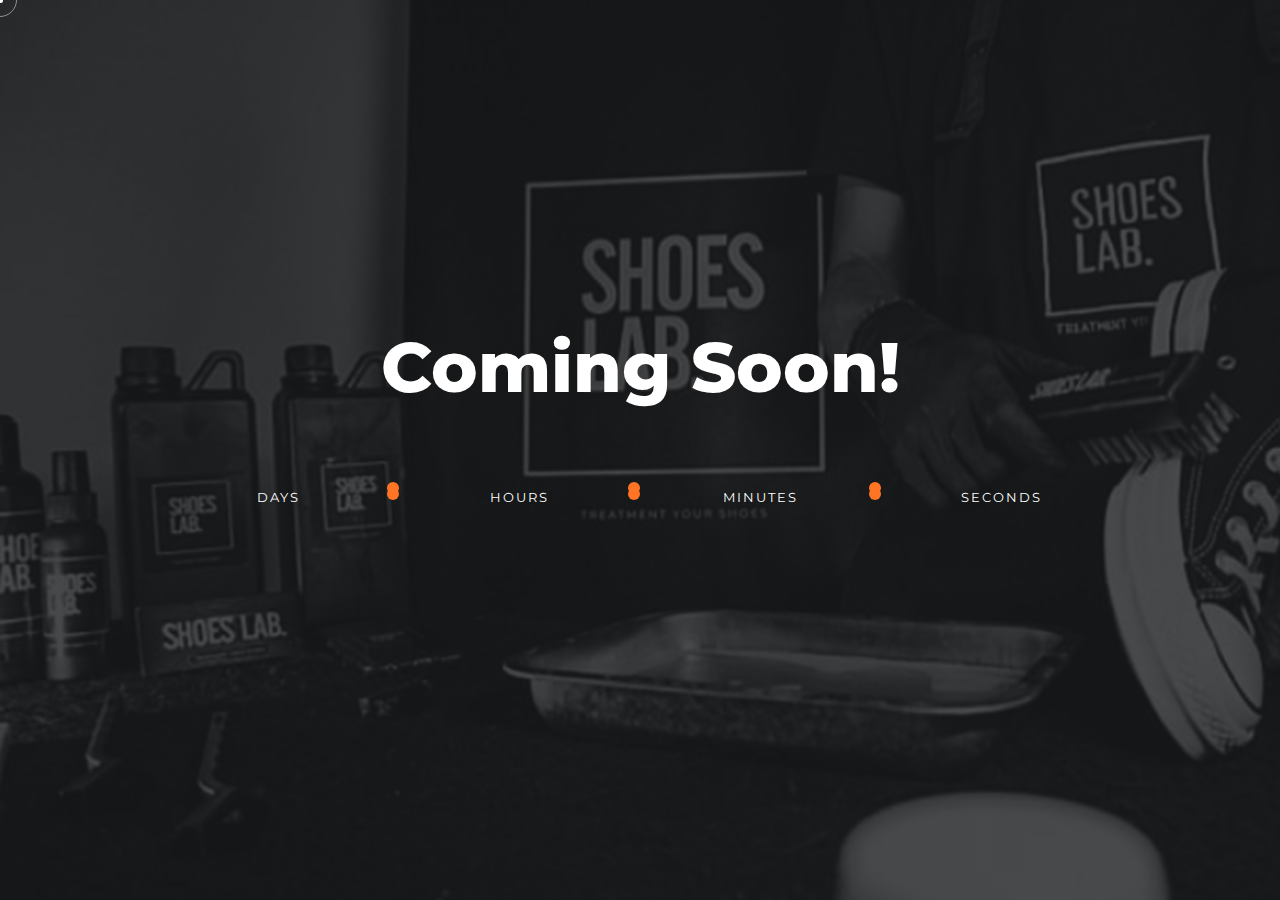
<file: coming-soon.html>
<!DOCTYPE html>
<html lang="zxx">

<head>

    <!-- Metas -->
    <meta charset="utf-8">
    <meta http-equiv="X-UA-Compatible" content="IE=edge" />
    <meta name="viewport" content="width=device-width, initial-scale=1, maximum-scale=1" />
    <meta name="keywords" content="Shoeslab, Sneaker, Laundry, Kemitraan" />
    <meta name="description" content="Shoeslab Description Here" />
    <meta name="itsfahmi" content="xyz" />

    <!-- Title  -->
    <title>Shoeslab.id</title>

    <!-- Favicon -->
    <link rel="shortcut icon" href="assets/img/favicon.ico" />

    <!-- Google Fonts -->
    <link href="https://fonts.googleapis.com/css2?family=Montserrat:wght@100;200;300;400;500;600;700;800;900&display=swap" rel="stylesheet">
    <link href="https://fonts.googleapis.com/css2?family=Syne:wght@400;500;600;700;800&display=swap" rel="stylesheet">

    <!-- Plugins -->
    <link rel="stylesheet" href="assets/css/plugins.css" />

    <!-- Core Style Css -->
    <link rel="stylesheet" href="assets/css/style.css" />

</head>

<body>


    <!-- ==================== Start cursor ==================== -->

    <div class="mouse-cursor cursor-outer"></div>
    <div class="mouse-cursor cursor-inner"></div>

    <!-- ==================== End cursor ==================== -->



    <!-- ==================== Start section ==================== -->

    <header class="coming-soon full-height bg-img valign" data-background="assets/img/background/coming-soon.jpg" data-overlay-dark="8">
        <div class="container">
            <div class="row justify-content-center">
                <div class="col-lg-10">
                    <div class="cont">
                        <div class="coming text-center">
                            <h1 class="fz-70 fw-800 mb-50">Coming Soon!</h1>
                            <ul class="clockdiv mb-80 rest" data-date="June 29, 2023">
                                <li>
                                    <div class="days fz-40 fw-700"></div>
                                    <span class="sub-title mb-0 mt-15">Days</span>
                                </li>
                                <li>
                                    <div class="hours fz-40 fw-700"></div>
                                    <span class="sub-title mb-0 mt-15">Hours</span>
                                </li>
                                <li>
                                    <div class="minutes fz-40 fw-700"></div>
                                    <span class="sub-title mb-0 mt-15">Minutes</span>
                                </li>
                                <li>
                                    <div class="seconds fz-40 fw-700"></div>
                                    <span class="sub-title mb-0 mt-15">Seconds</span>
                                </li>
                            </ul>
                        </div>
                    </div>
                </div>
            </div>
        </div>
    </header>

    <!-- ==================== End section ==================== -->




    <!-- jQuery -->
    <script src="assets/js/jquery-3.6.0.min.js"></script>
    <script src="assets/js/jquery-migrate-3.4.0.min.js"></script>

    <!-- plugins -->
    <script src="assets/js/plugins.js"></script>

    <script src="assets/js/countdown.js"></script>

    <!-- custom scripts -->
    <script src="assets/js/scripts.js"></script>

</body>

</html>
</file>
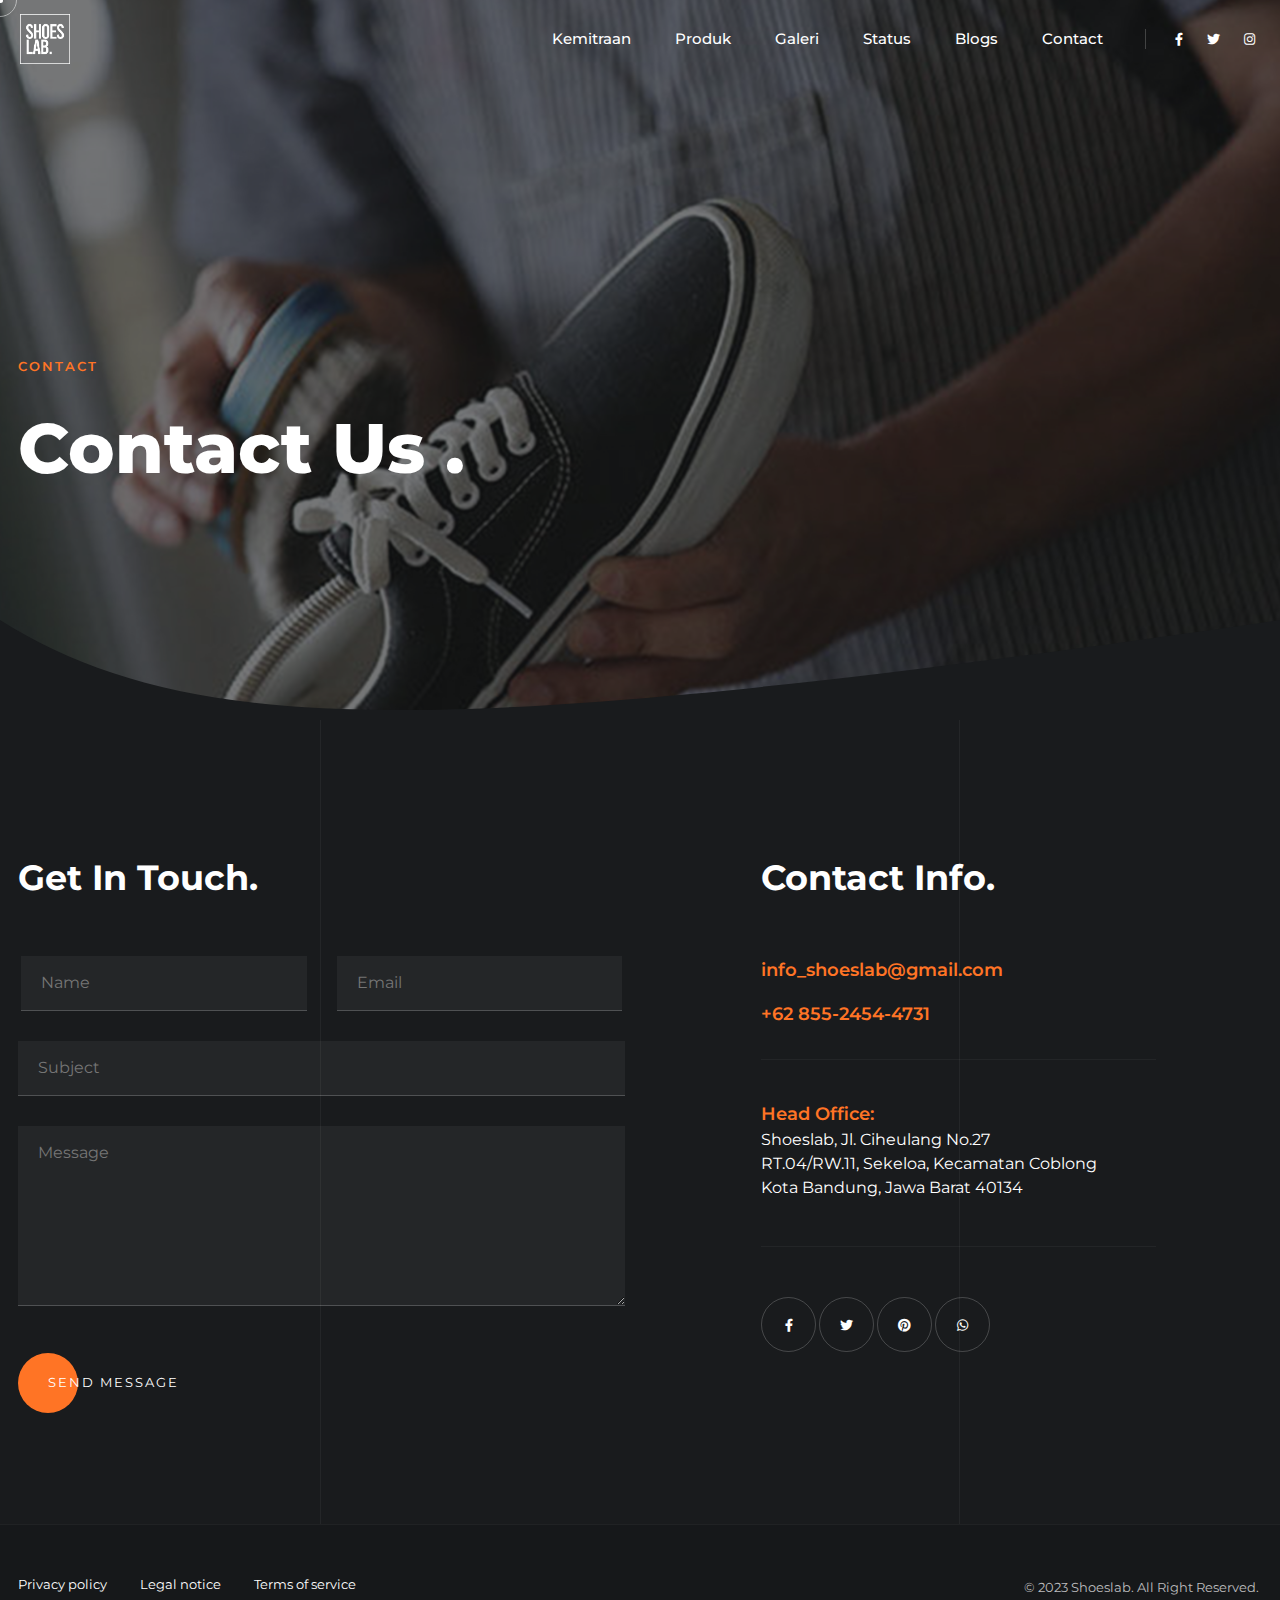
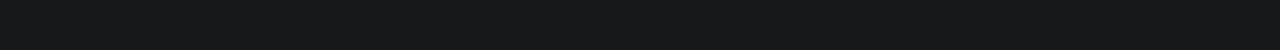
<file: contact.html>
<!DOCTYPE html>
<html lang="zxx">

<head>

    <!-- Metas -->
    <meta charset="utf-8">
    <meta http-equiv="X-UA-Compatible" content="IE=edge" />
    <meta name="viewport" content="width=device-width, initial-scale=1, maximum-scale=1" />
    <meta name="keywords" content="Shoeslab, Sneaker, Laundry, Kemitraan" />
    <meta name="description" content="Shoeslab Description Here" />
    <meta name="itsfahmi" content="xyz" />

    <!-- Title  -->
    <title>Shoeslab.id</title>


    <!-- Favicon -->
    <link rel="shortcut icon" href="assets/img/favicon.ico" />

    <!-- Google Fonts -->
    <link href="https://fonts.googleapis.com/css2?family=Montserrat:wght@100;200;300;400;500;600;700;800;900&display=swap" rel="stylesheet">
    <link href="https://fonts.googleapis.com/css2?family=Syne:wght@400;500;600;700;800&display=swap" rel="stylesheet">

    <!-- Plugins -->
    <link rel="stylesheet" href="assets/css/plugins.css" />

    <!-- Core Style Css -->
    <link rel="stylesheet" href="assets/css/style.css" />

</head>

<body>


    <!-- ==================== Start progress-scroll-button ==================== -->

    <div class="progress-wrap cursor-pointer">
        <svg class="progress-circle svg-content" width="100%" height="100%" viewBox="-1 -1 102 102">
            <path d="M50,1 a49,49 0 0,1 0,98 a49,49 0 0,1 0,-98" />
        </svg>
    </div>

    <!-- ==================== End progress-scroll-button ==================== -->



    <!-- ==================== Start cursor ==================== -->

    <div class="mouse-cursor cursor-outer"></div>
    <div class="mouse-cursor cursor-inner"></div>

    <!-- ==================== End cursor ==================== -->




    <!-- ==================== Start Navbar ==================== -->

    <nav class="navbar navbar-expand-lg light">
        <div class="container-xxl">
            <a class="navbar-brand" href="index.html">
                <div class="logo">
                    <div class="logo-light">
                        <img src="assets/img/logo-light-2.png" alt="">
                    </div>
                    <div class="logo-dark">
                        <img src="assets/img/logo-dark-2.png" alt="">
                    </div>
                </div>
            </a>

            <div class="collapse navbar-collapse" id="navbarSupportedContent">
                <ul class="navbar-nav">
                    <li class="nav-item dropdown">
                        <a class="nav-link" href="kemitraan.html">Kemitraan </a>
                    </li>
                    <li class="nav-item dropdown">
                        <a class="nav-link" href="product.html">Produk </a>
                    </li>
                    <li class="nav-item dropdown">
                        <a class="nav-link" href="galeri.html">Galeri </a>
                    </li>
                    <li class="nav-item">
                        <a class="nav-link" href="status.html">Status</a>
                    </li>
                    <li class="nav-item">
                        <a class="nav-link" href="blog.html"> Blogs</a>
                    </li>
                    <li class="nav-item">
                        <a class="nav-link" href="contact.html">
                Contact
            </a>
                    </li>
                </ul>
                <div class="nav-info-right d-flex align-items-center">
                    <div class="social">
                        <ul class="rest">
                            <li>
                                <a href="#"><i class="fab fa-facebook-f"></i></a>
                                <a href="#"><i class="fab fa-twitter"></i></a>
                                <a href="#"><i class="fab fa-instagram"></i></a>
                            </li>
                        </ul>
                    </div>
                </div>
            </div>

            <button class="navbar-toggler" type="button" data-bs-toggle="collapse" data-bs-target="#navbarSupportedContent" aria-controls="navbarSupportedContent" aria-expanded="false" aria-label="Toggle navigation">
    <i class="fas fa-bars"></i>
</button>
        </div>
    </nav>

    <!-- ==================== End Navbar ==================== -->


    <main>

        <div class="vline tline"></div>


        <!-- ==================== Start Slider ==================== -->

        <header class="pg-header style2 bg-img parallaxie valign" data-background="assets/img/slider/3.jpg" data-overlay-dark="6">
            <div class="container-xxl ontop">
                <div class="row">
                    <div class="col-lg-7 col-md-10">
                        <div class="cont mb-80">
                            <h6 class="sub-title">
                                <span class="main-color">Contact</span>
                            </h6>
                            <h1 class="fw-800 fz-70">Contact Us .</h1>
                        </div>
                    </div>
                </div>
            </div>
            <div class="curve">
                <svg xmlns="http://www.w3.org/2000/svg" version="1.1" width="100%" height="100%" viewBox="0 0 100 100" preserveAspectRatio="none">
                    <path d="M0 100 0 0 C15 120 35 120 100 0 L 100 100 Z" fill="#191b1d"></path>
                </svg>
            </div>
        </header>

        <!-- ==================== End Slider ==================== -->



        <!-- ==================== Start Contact ==================== -->

        <section class="contact section-padding">
            <div class="container-xxl">
                <div class="row">
                    <div class="col-lg-6">
                        <div class="form md-mb50">

                            <h3 class="fw-700 mb-50">Get In Touch.</h3>

                            <form id="contact-form" method="post" action="contact.php">

                                <div class="messages"></div>

                                <div class="controls">

                                    <div class="form-group">
                                        <div class="row">
                                            <div class="col-md-6">
                                                <div class="sm-mb30">
                                                    <input id="form_name" type="text" name="name" placeholder="Name" required="required">
                                                </div>
                                            </div>
                                            <div class="col-md-6">
                                                <div>
                                                    <input id="form_email" type="email" name="email" placeholder="Email" required="required">
                                                </div>
                                            </div>
                                        </div>
                                    </div>

                                    <div class="form-group">
                                        <input id="form_subject" type="text" name="subject" placeholder="Subject">
                                    </div>

                                    <div class="form-group">
                                        <textarea id="form_message" name="message" placeholder="Message" rows="4" required="required"></textarea>
                                    </div>

                                    <button type="submit" class="sub-title mb-0 mt-30"><span>Send
                                            Message</span></button>
                                </div>
                            </form>
                        </div>
                    </div>
                    <div class="col-lg-4 offset-lg-1">
                        <div class="cont-info">
                            <h3 class="fw-700 mb-50">Contact Info.</h3>

                            <div class="item pb-30 mb-40 bord-thin-bottom">
                                <h6 class="mb-15"><a href="#0">info_shoeslab@gmail.com</a></h6>
                                <h6>+62 855-2454-4731</h6>
                            </div>

                            <div class="item pb-30 bord-thin-bottom">
                                <h6>Head Office:</h6>
                                <ul style="padding-left: 0rem !important;">
                                    <li>
                                        Shoeslab, Jl. Ciheulang No.27
                                    </li>
                                    <li>
                                        RT.04/RW.11, Sekeloa, Kecamatan Coblong
                                    </li>
                                    <li>
                                        Kota Bandung, Jawa Barat 40134
                                    </li>
                                </ul>

                            </div>

                            <div class="social fz-13 mt-50">
                                <a href="#0" class="icon">
                                    <i class="fab fa-facebook-f"></i>
                                </a>
                                <a href="#0" class="icon">
                                    <i class="fab fa-twitter"></i>
                                </a>
                                <a href="#0" class="icon">
                                    <i class="fab fa-pinterest"></i>
                                </a>
                                <a href="#0" class="icon">
                                    <i class="fab fa-whatsapp"></i>
                                </a>
                            </div>
                        </div>
                    </div>
                </div>
            </div>
        </section>

        <!-- ==================== End Contact ==================== -->



    </main>


    <!-- ==================== Start Footer ==================== -->

    <footer class="main-footer sub-bg o-hidden">
        <div class="sub-footer pb-50 pt-50 bord-thin-top">
            <div class="container-xxl">
                <div class="row">
                    <div class="col-lg-6">
                        <div class="horizontal-link fz-13">
                            <ul class="rest">
                                <li class="mr-30">
                                    <a href="pg-mission.html">Privacy policy</a>
                                </li>
                                <li class="mr-30">
                                    <a href="pg-mission.html">Legal notice</a>
                                </li>
                                <li>
                                    <a href="pg-mission.html">Terms of service</a>
                                </li>
                            </ul>
                        </div>
                    </div>
                    <div class="col-lg-6">
                        <div class="copyrights d-flex justify-content-end">
                            <p class="fz-13">© 2023 Shoeslab. All Right Reserved. <span class="underline"></span></p>
                        </div>
                    </div>
                </div>
            </div>
        </div>


    </footer>

    <!-- ==================== End Footer ==================== -->










    <!-- jQuery -->
    <script src="assets/js/jquery-3.6.0.min.js"></script>
    <script src="assets/js/jquery-migrate-3.4.0.min.js"></script>

    <!-- plugins -->
    <script src="assets/js/plugins.js"></script>

    <!-- custom scripts -->
    <script src="assets/js/scripts.js"></script>


</body>

</html>
</file>
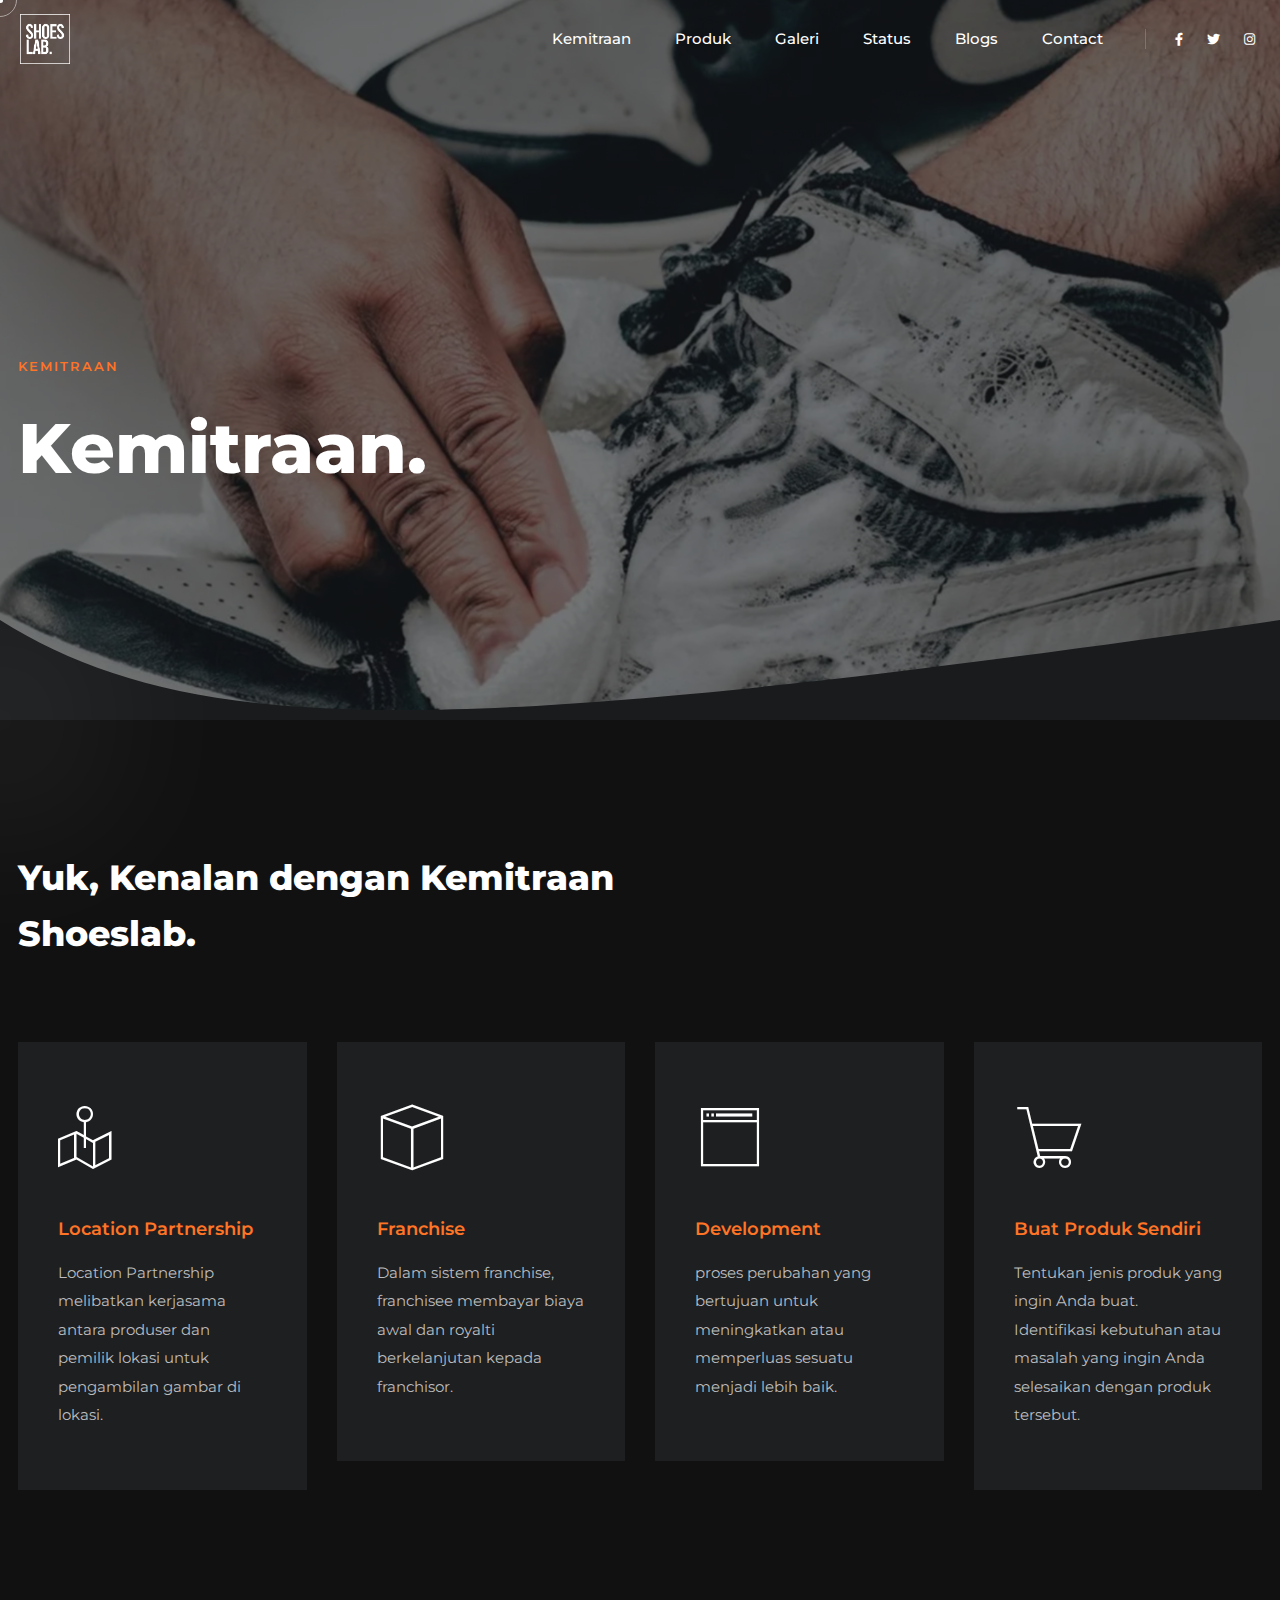
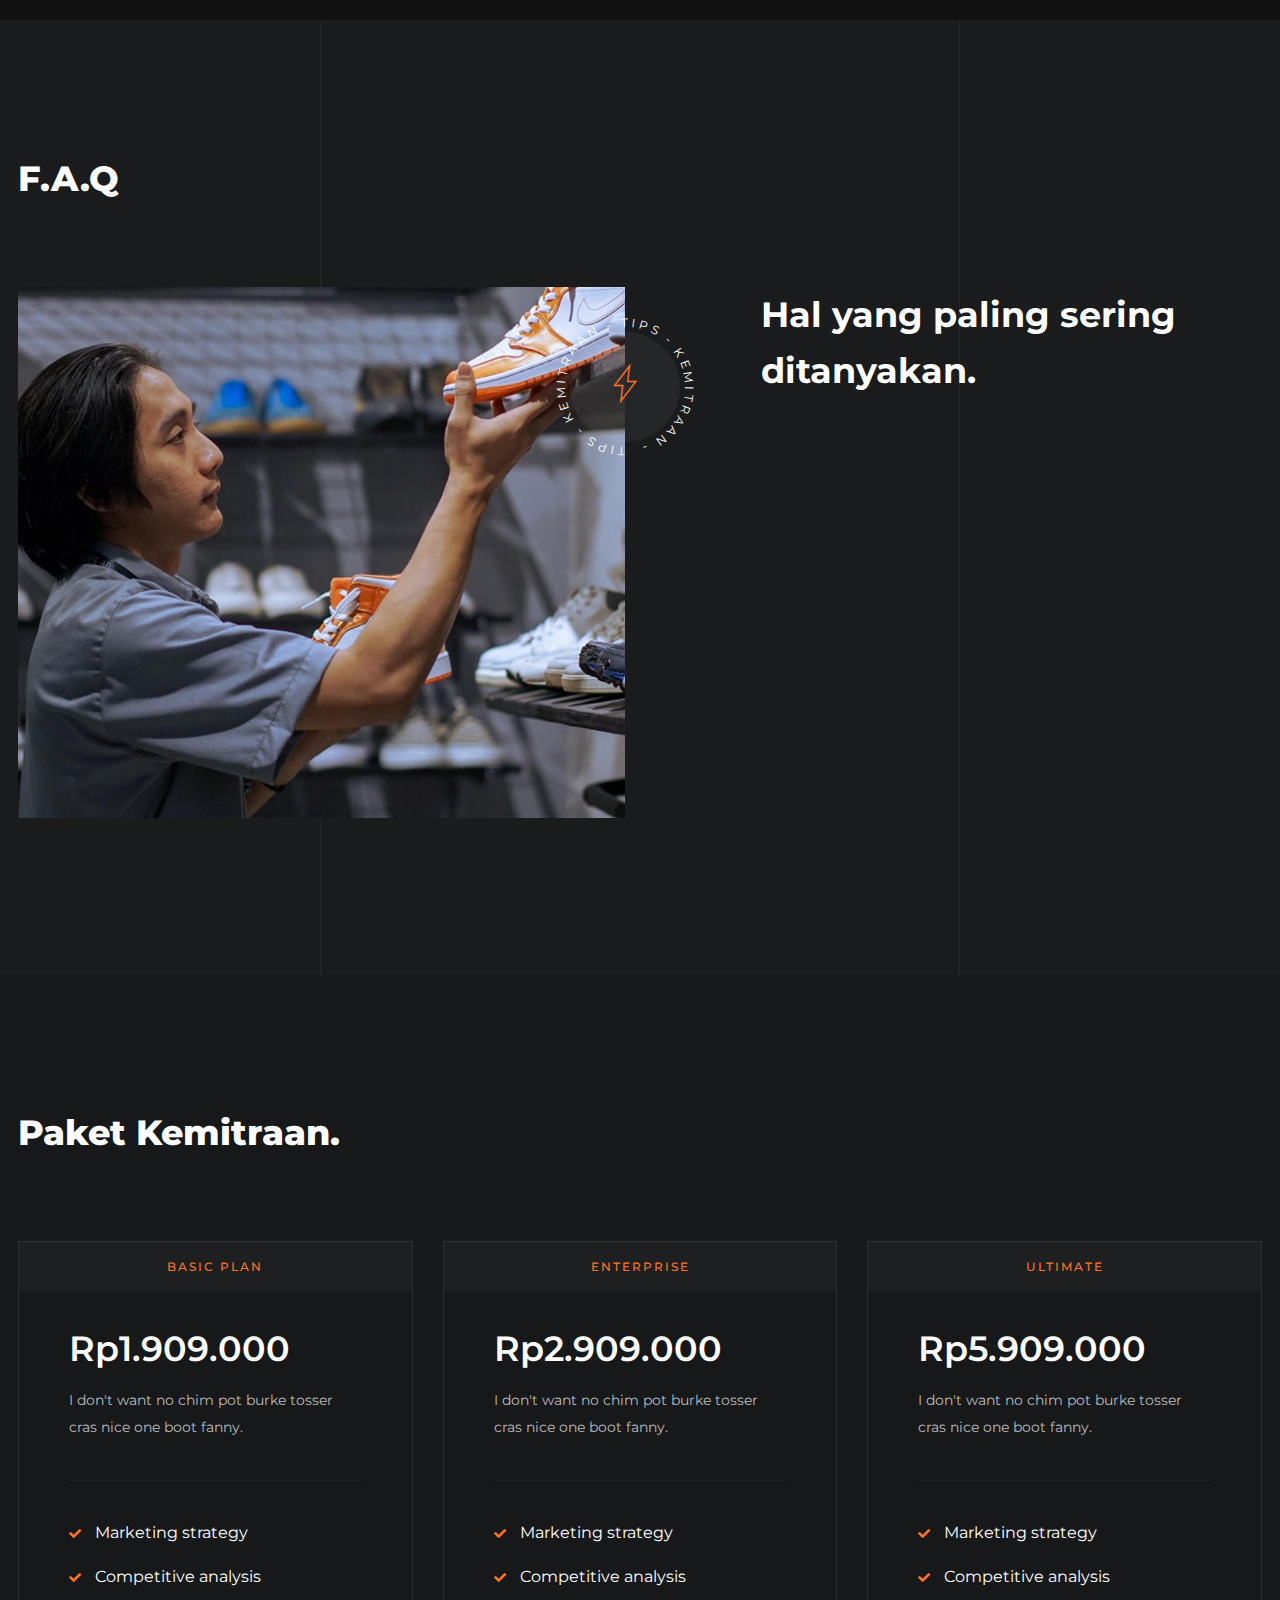
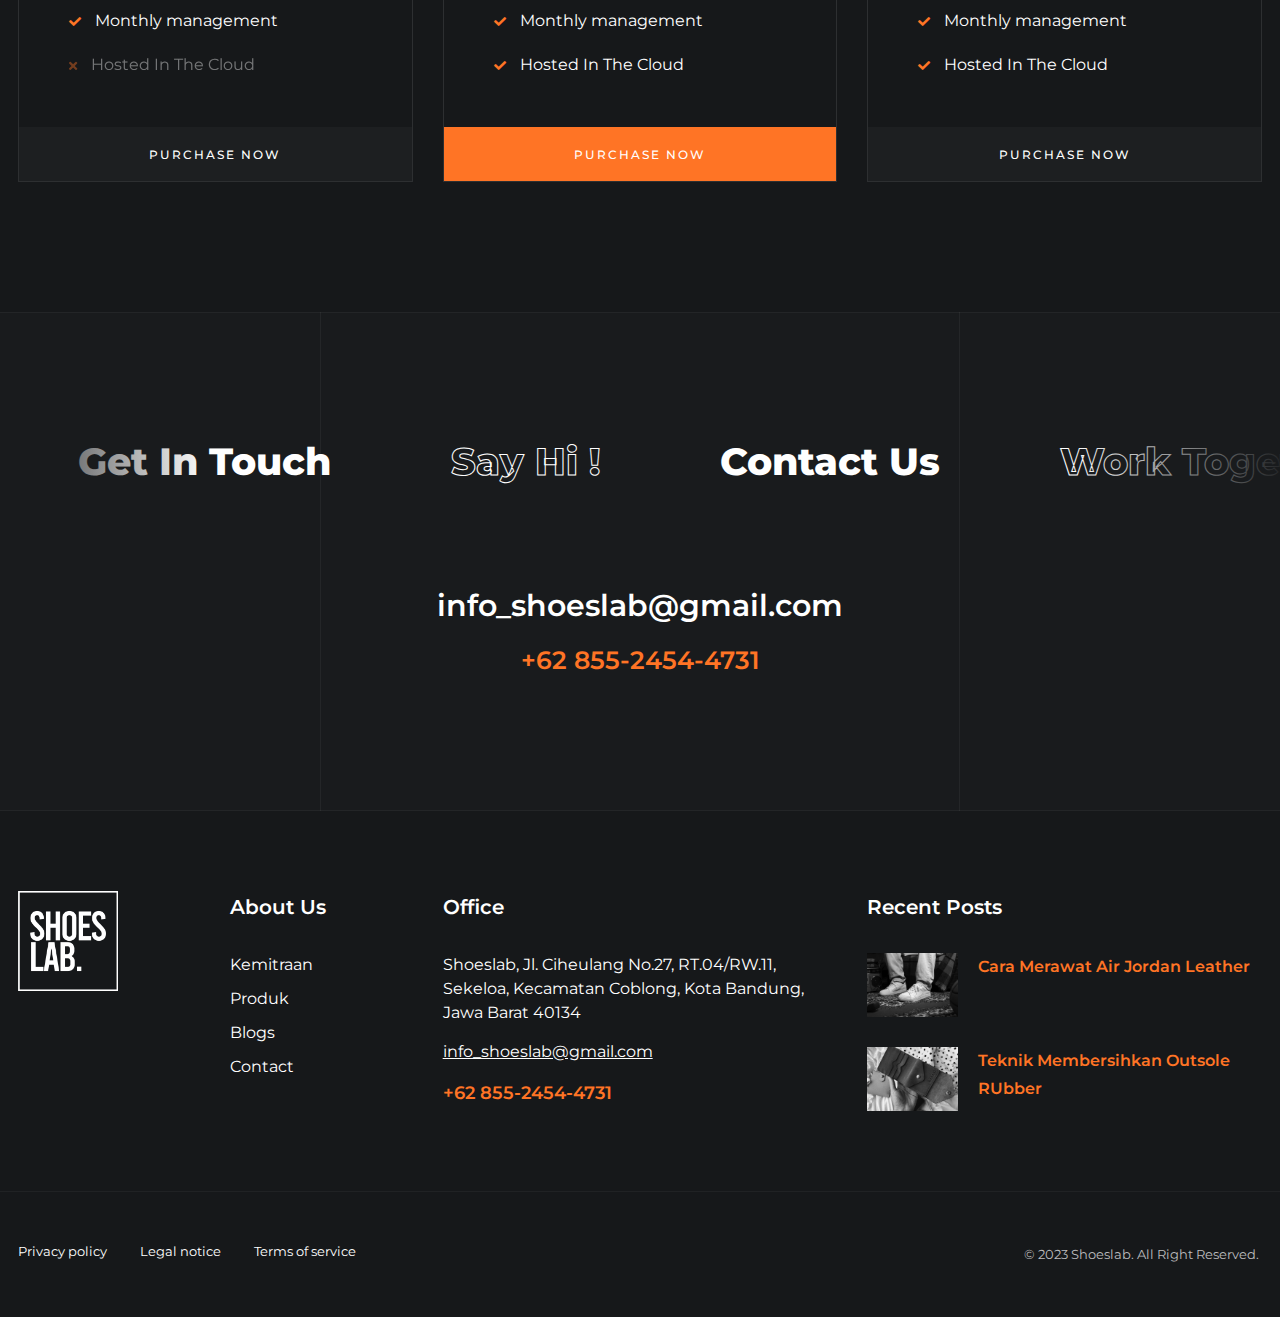
<file: kemitraan.html>
<!DOCTYPE html>
<html lang="zxx">

<head>

    <!-- Metas -->
    <meta charset="utf-8">
    <meta http-equiv="X-UA-Compatible" content="IE=edge" />
    <meta name="viewport" content="width=device-width, initial-scale=1, maximum-scale=1" />
    <meta name="keywords" content="HTML5 Template Cinzel Multi-Purpose themeforest" />
    <meta name="description" content="Cinzel - Multi-Purpose HTML5 Template" />
    <meta name="author" content="" />

    <!-- Title  -->
    <title>Cinzel</title>

    <!-- Favicon -->
    <link rel="shortcut icon" href="assets/img/favicon.ico" />

    <!-- Google Fonts -->
    <link href="https://fonts.googleapis.com/css2?family=Montserrat:wght@100;200;300;400;500;600;700;800;900&display=swap" rel="stylesheet">
    <link href="https://fonts.googleapis.com/css2?family=Syne:wght@400;500;600;700;800&display=swap" rel="stylesheet">

    <!-- Plugins -->
    <link rel="stylesheet" href="assets/css/plugins.css" />

    <!-- Core Style Css -->
    <link rel="stylesheet" href="assets/css/style.css" />

</head>

<body>


    <!-- ==================== Start progress-scroll-button ==================== -->

    <div class="progress-wrap cursor-pointer">
        <svg class="progress-circle svg-content" width="100%" height="100%" viewBox="-1 -1 102 102">
            <path d="M50,1 a49,49 0 0,1 0,98 a49,49 0 0,1 0,-98" />
        </svg>
    </div>

    <!-- ==================== End progress-scroll-button ==================== -->



    <!-- ==================== Start cursor ==================== -->

    <div class="mouse-cursor cursor-outer"></div>
    <div class="mouse-cursor cursor-inner"></div>

    <!-- ==================== End cursor ==================== -->


    <!-- ==================== Start Navbar ==================== -->

    <nav class="navbar navbar-expand-lg light">
        <div class="container-xxl">
            <a class="navbar-brand" href="index.html">
                <div class="logo">
                    <div class="logo-light">
                        <img src="assets/img/logo-light-2.png" alt="">
                    </div>
                    <div class="logo-dark">
                        <img src="assets/img/logo-dark-2.png" alt="">
                    </div>
                </div>
            </a>

            <div class="collapse navbar-collapse" id="navbarSupportedContent">
                <ul class="navbar-nav">
                    <li class="nav-item dropdown">
                        <a class="nav-link" href="kemitraan.html">Kemitraan </a>
                    </li>
                    <li class="nav-item dropdown">
                        <a class="nav-link" href="product.html">Produk </a>
                    </li>
                    <li class="nav-item dropdown">
                        <a class="nav-link" href="galeri.html">Galeri </a>
                    </li>
                    <li class="nav-item">
                        <a class="nav-link" href="status.html">Status</a>
                    </li>
                    <li class="nav-item">
                        <a class="nav-link" href="blog.html"> Blogs</a>
                    </li>
                    <li class="nav-item">
                        <a class="nav-link" href="contact.html">
                Contact
            </a>
                    </li>
                </ul>
                <div class="nav-info-right d-flex align-items-center">
                    <div class="social">
                        <ul class="rest">
                            <li>
                                <a href="#"><i class="fab fa-facebook-f"></i></a>
                                <a href="#"><i class="fab fa-twitter"></i></a>
                                <a href="#"><i class="fab fa-instagram"></i></a>
                            </li>
                        </ul>
                    </div>
                </div>
            </div>

            <button class="navbar-toggler" type="button" data-bs-toggle="collapse" data-bs-target="#navbarSupportedContent" aria-controls="navbarSupportedContent" aria-expanded="false" aria-label="Toggle navigation">
    <i class="fas fa-bars"></i>
</button>
        </div>
    </nav>

    <!-- ==================== End Navbar ==================== -->


    <main>

        <div class="vline tline"></div>


        <!-- ==================== Start Slider ==================== -->

        <header class="pg-header style2 bg-img parallaxie valign" data-background="assets/img/slider/d2.jpg" data-overlay-dark="6">
            <div class="container-xxl ontop">
                <div class="row">
                    <div class="col-lg-7 col-md-10">
                        <div class="cont mb-80">
                            <h6 class="sub-title">
                                <span class="main-color">Kemitraan</span>
                            </h6>
                            <h1 class="fw-800 fz-70">Kemitraan.</h1>
                        </div>
                    </div>
                </div>
            </div>
            <div class="curve">
                <svg xmlns="http://www.w3.org/2000/svg" version="1.1" width="100%" height="100%" viewBox="0 0 100 100" preserveAspectRatio="none">
                    <path d="M0 100 0 0 C15 120 35 120 100 0 L 100 100 Z" fill="#191b1d"></path>
                </svg>
            </div>
        </header>

        <!-- ==================== End Slider ==================== -->



        <!-- ==================== Start services ==================== -->

        <section class="hero-serv">
            <div class="container-xxl bord-thin-bottom section-padding">
                <div class="sec-head mb-80">
                    <div class="row">
                        <div class="col-lg-7 col-md-9">
                            <div>
                                <h3 class="fw-800">
                                    Yuk, Kenalan dengan Kemitraan Shoeslab.
                                </h3>
                            </div>
                        </div>
                    </div>
                </div>
                <div class="row justify-content-center">
                    <div class="col-lg-3 col-md-6">
                        <div class="box-serv sub-bg2 md-mb50">
                            <div class="icons mb-40">
                                <span class="icon fz-60 pe-7s-map-2"></span>
                            </div>
                            <h6 class="mb-15">Location Partnership</h6>
                            <p>Location Partnership melibatkan kerjasama antara produser dan pemilik lokasi untuk pengambilan gambar di lokasi.</p>
                        </div>
                    </div>
                    <div class="col-lg-3 col-md-6">
                        <div class="box-serv sub-bg2 md-mb50">
                            <div class="icons mb-40">
                                <span class="icon fz-60 pe-7s-box2"></span>
                            </div>
                            <h6 class="mb-15">Franchise</h6>
                            <p>Dalam sistem franchise, franchisee membayar biaya awal dan royalti berkelanjutan kepada franchisor.</p>
                        </div>
                    </div>
                    <div class="col-lg-3 col-md-6">
                        <div class="box-serv sub-bg2">
                            <div class="icons mb-40">
                                <span class="icon fz-60 pe-7s-browser"></span>
                            </div>
                            <h6 class="mb-15">Development</h6>
                            <p>proses perubahan yang bertujuan untuk meningkatkan atau memperluas sesuatu menjadi lebih baik.</p>
                        </div>
                    </div>
                    <div class="col-lg-3 col-md-6">
                        <div class="box-serv sub-bg2">
                            <div class="icons mb-40">
                                <span class="icon fz-60 pe-7s-cart"></span>
                            </div>
                            <h6 class="mb-15">Buat Produk Sendiri</h6>
                            <p>Tentukan jenis produk yang ingin Anda buat. Identifikasi kebutuhan atau masalah yang ingin Anda selesaikan dengan produk tersebut.</p>
                        </div>
                    </div>
                </div>
            </div>
        </section>

        <!-- ==================== End services ==================== -->



        <!-- ==================== Start intro ==================== -->

        <section class="intro-box section-padding">
            <div class="container-xxl">
                <div class="row">
                    <div class="col-lg-7">
                        <div class="sec-head mb-80">
                            <h3 class="fw-800">
                                F.A.Q
                            </h3>
                        </div>
                    </div>
                    <div class="col-lg-6">
                        <div class="img md-mb50">
                            <img src="assets/img/intro/1.jpg" alt="">
                            <div class="vid-show bg-blur md-hide">
                                <div class="rotate-circle fz-30 text-u">
                                    <svg class="textcircle" viewBox="0 0 500 500">
                                        <defs>
                                            <path id="textcircle"
                                                d="M250,400 a150,150 0 0,1 0,-300a150,150 0 0,1 0,300Z">
                                            </path>
                                        </defs>
                                        <text>
                                            <textPath xlink:href="#textcircle" textLength="900">Tips -
                                                Kemitraan -
                                                Tips -
                                                Kemitraan -</textPath>
                                        </text>
                                    </svg>
                                </div>
                                <div class="play-button fz-40">
                                    <a class="vid">
                                        <i class="pe-7s-gleam main-color"></i>
                                    </a>
                                </div>
                            </div>
                        </div>
                    </div>

                    <div class="col-lg-5 offset-lg-1 valign">

                        <div class="accordion">

                            <div class="cont mb-80">
                                <h3 class="fw-700">Hal yang paling sering ditanyakan.</h3>
                            </div>

                            <div class="item wow fadeInUp" data-wow-delay=".1s">
                                <div class="title">
                                    <h6 class="fz-15">Bagaimana saya menjadi Mitra Shoeslab ?</h6>
                                    <span class="ico"></span>
                                </div>
                                <div class="accordion-info">
                                    <p>Taken possession of my entire soul, like these sweet mornings of spring which i enjoy with my whole.</p>
                                </div>
                            </div>

                            <div class="item active wow fadeInUp" data-wow-delay=".3s">
                                <div class="title">
                                    <h6 class="fz-15">Apakah saya harus memiliki pengalaman di industri laundry untuk menjadi Mitra Shoeslab?</h6>
                                    <span class="ico"></span>
                                </div>
                                <div class="accordion-info active">
                                    <p>Taken possession of my entire soul, like these sweet mornings of spring which i enjoy with my whole.</p>
                                </div>
                            </div>

                            <div class="item wow fadeInUp" data-wow-delay=".5s">
                                <div class="title">
                                    <h6 class="fz-15">Apa saja kriteria untuk menjadi Mitra?</h6>
                                    <span class="ico"></span>
                                </div>
                                <div class="accordion-info">
                                    <p>Taken possession of my entire soul, like these sweet mornings of spring which i enjoy with my whole.</p>
                                </div>
                            </div>

                        </div>
                    </div>
                </div>
            </div>
        </section>

        <!-- ==================== End intro ==================== -->



        <!-- ==================== Start pricing ==================== -->

        <section class="price section-padding sub-bg">
            <div class="container-xxl">
                <div class="row">
                    <div class="col-lg-7">
                        <div class="sec-head mb-80">
                            <h3 class="fw-800">
                                Paket Kemitraan.
                            </h3>
                        </div>
                    </div>
                </div>
                <div class="price-table">
                    <div class="row justify-content-center">
                        <div class="col-lg-4 col-md-6">
                            <div class="item md-mb50">
                                <div class="type mb-30">
                                    <h6 class="fz-12 fw-500 text-u ls2">Basic Plan</h6>
                                </div>

                                <div class="content">
                                    <div class="amount mb-10">
                                        <h3 class="full-width"><span>Rp</span>1.909.000</h3>
                                    </div>

                                    <div class="text">
                                        <p class="fz-14">I don't want no chim pot burke tosser cras nice one boot fanny.
                                        </p>
                                    </div>

                                    <div class="offer pt-40 mt-40 bord-thin-top">
                                        <ul class="rest">
                                            <li><span class="icon main-color fas fa-check fz-12"></span> Marketing strategy
                                            </li>
                                            <li><span class="icon main-color fas fa-check fz-12"></span> Competitive analysis</li>
                                            <li><span class="icon main-color fas fa-check fz-12"></span> Monthly management
                                            </li>
                                            <li class="dis"><span class="icon main-color fas fa-times fz-12"></span> Hosted In The Cloud</li>
                                        </ul>
                                    </div>
                                </div>

                                <div class="order text-center mt-50">
                                    <a href="#0">
                                        <span class="fz-12 fw-500 text-u ls2">Purchase Now</span>
                                    </a>
                                </div>
                            </div>
                        </div>
                        <div class="col-lg-4 col-md-6">
                            <div class="item active md-mb50">
                                <div class="type mb-30">
                                    <h6 class="fz-12 fw-500 text-u ls2">Enterprise</h6>
                                </div>

                                <div class="content">
                                    <div class="amount mb-10">
                                        <h3 class="full-width"><span>Rp</span>2.909.000</h3>
                                    </div>

                                    <div class="text">
                                        <p class="fz-14">I don't want no chim pot burke tosser cras nice one boot fanny.
                                        </p>
                                    </div>

                                    <div class="offer pt-40 mt-40 bord-thin-top">
                                        <ul class="rest">
                                            <li><span class="icon main-color fas fa-check fz-12"></span> Marketing strategy
                                            </li>
                                            <li><span class="icon main-color fas fa-check fz-12"></span> Competitive analysis</li>
                                            <li><span class="icon main-color fas fa-check fz-12"></span> Monthly management
                                            </li>
                                            <li><span class="icon main-color fas fa-check fz-12"></span> Hosted In The Cloud</li>
                                        </ul>
                                    </div>
                                </div>

                                <div class="order text-center mt-50">
                                    <a href="#0">
                                        <span class="fz-12 fw-500 text-u ls2">Purchase Now</span>
                                    </a>
                                </div>
                            </div>
                        </div>
                        <div class="col-lg-4 col-md-6">
                            <div class="item">
                                <div class="type mb-30">
                                    <h6 class="fz-12 fw-500 text-u ls2">Ultimate</h6>
                                </div>

                                <div class="content">
                                    <div class="amount mb-10">
                                        <h3 class="full-width"><span>Rp</span>5.909.000</h3>
                                    </div>

                                    <div class="text">
                                        <p class="fz-14">I don't want no chim pot burke tosser cras nice one boot fanny.
                                        </p>
                                    </div>

                                    <div class="offer pt-40 mt-40 bord-thin-top">
                                        <ul class="rest">
                                            <li><span class="icon main-color fas fa-check fz-12"></span> Marketing strategy
                                            </li>
                                            <li><span class="icon main-color fas fa-check fz-12"></span> Competitive analysis</li>
                                            <li><span class="icon main-color fas fa-check fz-12"></span> Monthly management
                                            </li>
                                            <li><span class="icon main-color fas fa-check fz-12"></span> Hosted In The Cloud</li>
                                        </ul>
                                    </div>
                                </div>

                                <div class="order text-center mt-50">
                                    <a href="#0">
                                        <span class="fz-12 fw-500 text-u ls2">Purchase Now</span>
                                    </a>
                                </div>
                            </div>
                        </div>
                    </div>
                </div>
            </div>
        </section>

        <!-- ==================== End pricing ==================== -->



        <!-- ==================== Start Call To Action ==================== -->

        <section class="call-action-simp section-padding bord-thin-bottom bord-thin-top">
            <div class="container-fluid">
                <div class="row">
                    <div class="col-12">
                        <div class="main-marq mb-50">
                            <div class="slide-har st1">

                                <div class="box">
                                    <div class="item">
                                        <h4><a href="pg-contact2.html">Get In Touch</a></h4>
                                    </div>
                                    <div class="item">
                                        <h4><a href="pg-contact2.html">Say Hi !</a></h4>
                                    </div>
                                    <div class="item">
                                        <h4><a href="pg-contact2.html">Contact Us</a></h4>
                                    </div>
                                    <div class="item">
                                        <h4><a href="pg-contact2.html">Work Together</a></h4>
                                    </div>
                                    <div class="item">
                                        <h4><a href="pg-contact2.html">Get In Touch</a></h4>
                                    </div>
                                    <div class="item">
                                        <h4><a href="pg-contact2.html">Say Hi !</a></h4>
                                    </div>
                                    <div class="item">
                                        <h4><a href="pg-contact2.html">Contact Us</a></h4>
                                    </div>
                                </div>
                                <div class="box">
                                    <div class="item">
                                        <h4><a href="pg-contact2.html">Get In Touch</a></h4>
                                    </div>
                                    <div class="item">
                                        <h4><a href="pg-contact2.html">Say Hi !</a></h4>
                                    </div>
                                    <div class="item">
                                        <h4><a href="pg-contact2.html">Contact Us</a></h4>
                                    </div>
                                    <div class="item">
                                        <h4><a href="pg-contact2.html">Work Together</a></h4>
                                    </div>
                                    <div class="item">
                                        <h4><a href="pg-contact2.html">Get In Touch</a></h4>
                                    </div>
                                    <div class="item">
                                        <h4><a href="pg-contact2.html">Say Hi !</a></h4>
                                    </div>
                                    <div class="item">
                                        <h4><a href="pg-contact2.html">Contact Us</a></h4>
                                    </div>
                                </div>

                            </div>
                        </div>
                    </div>
                </div>
            </div>
            <div class="container">
                <div class="row justify-content-center">
                    <div class="col-lg-9">
                        <div class="text-center mt-50">
                            <h4>info_shoeslab@gmail.com</h4>
                            <h5 class="mt-10 main-color"><a>+62 855-2454-4731</a></h5>
                        </div>
                    </div>
                </div>
            </div>
        </section>

        <!-- ==================== End Call To Action ==================== -->

    </main>


    <!-- ==================== Start Footer ==================== -->

    <footer class="main-footer sub-bg o-hidden">

        <div class="container-xxl pt-80 pb-80">
            <div class="row">
                <div class="col-lg-2 col-md-6">
                    <div class="clumn md-mb50">
                        <div class="logo">
                            <a href="#0">
                                <img src="assets/img/logo-light-2.png" alt="">
                            </a>
                        </div>
                    </div>
                </div>
                <div class="col-lg-2 col-md-6">
                    <div class="clumn md-mb50">
                        <h5 class="title fw-600 fz-20 mb-30">About Us</h5>
                        <ul class="cmp-links">
                            <li class="mb-10">
                                <a href="#">Kemitraan</a>
                                <!-- <a href="pg-about-us2.html">Company</a> -->
                            </li>
                            <li class="mb-10">
                                <a href="#">Produk</a>
                                <!-- <a href="pg-our-team.html">Team</a> -->
                            </li>
                            <li class="mb-10">
                                <a href="#">Blogs</a>
                                <!-- <a href="pg-services2.html">Services</a> -->
                            </li>
                            <li class="mb-10">
                                <a href="#">Contact</a>
                                <!-- <a href="portfolio-grid-4col.html">Products</a> -->
                            </li>
                        </ul>
                    </div>
                </div>
                <div class="col-lg-4 col-md-6">
                    <div class="clumn sm-mb50">
                        <h5 class="title fw-600 fz-20 mb-30">Office</h5>
                        <ul class="address">
                            <li class="adrs mb-15">Shoeslab, Jl. Ciheulang No.27, RT.04/RW.11, Sekeloa, Kecamatan Coblong, Kota Bandung, Jawa Barat 40134</li>
                            <li class="eml underline mb-15">
                                <a href="mailto:example@website.com">info_shoeslab@gmail.com</a>
                            </li>
                            <li class="tel">
                                <h6>+62 855-2454-4731</h6>
                            </li>
                        </ul>
                    </div>
                </div>
                <div class="col-lg-4 col-md-6">
                    <div class="clumn">
                        <h5 class="title fw-600 fz-20 mb-30">Recent Posts</h5>
                        <ul class="rc-post">
                            <li>
                                <a href="blog-list.html" class="flex mb-30">
                                    <div class="img">
                                        <img src="assets/img/blog/c3.jpg" alt="">
                                    </div>
                                    <div class="cont">
                                        <h6 class="fz-16 line-height-28">Cara Merawat Air Jordan Leather</h6>
                                    </div>
                                </a>
                            </li>
                            <li>
                                <a href="blog-list.html" class="flex">
                                    <div class="img">
                                        <img src="assets/img/blog/c1.jpg" alt="">
                                    </div>
                                    <div class="cont">
                                        <h6 class="fz-16 line-height-28">Teknik Membersihkan Outsole RUbber</h6>
                                    </div>
                                </a>
                            </li>

                        </ul>
                    </div>
                </div>
            </div>
        </div>

        <div class="sub-footer pb-50 pt-50 bord-thin-top">
            <div class="container-xxl">
                <div class="row">
                    <div class="col-lg-6">
                        <div class="horizontal-link fz-13">
                            <ul class="rest">
                                <li class="mr-30">
                                    <a href="pg-mission.html">Privacy policy</a>
                                </li>
                                <li class="mr-30">
                                    <a href="pg-mission.html">Legal notice</a>
                                </li>
                                <li>
                                    <a href="pg-mission.html">Terms of service</a>
                                </li>
                            </ul>
                        </div>
                    </div>
                    <div class="col-lg-6">
                        <div class="copyrights d-flex justify-content-end">
                            <p class="fz-13">© 2023 Shoeslab. All Right Reserved. <span class="underline"></span></p>
                        </div>
                    </div>
                </div>
            </div>
        </div>
    </footer>

    <!-- ==================== End Footer ==================== -->










    <!-- jQuery -->
    <script src="assets/js/jquery-3.6.0.min.js"></script>
    <script src="assets/js/jquery-migrate-3.4.0.min.js"></script>

    <!-- plugins -->
    <script src="assets/js/plugins.js"></script>

    <!-- custom scripts -->
    <script src="assets/js/scripts.js"></script>

</body>

</html>
</file>
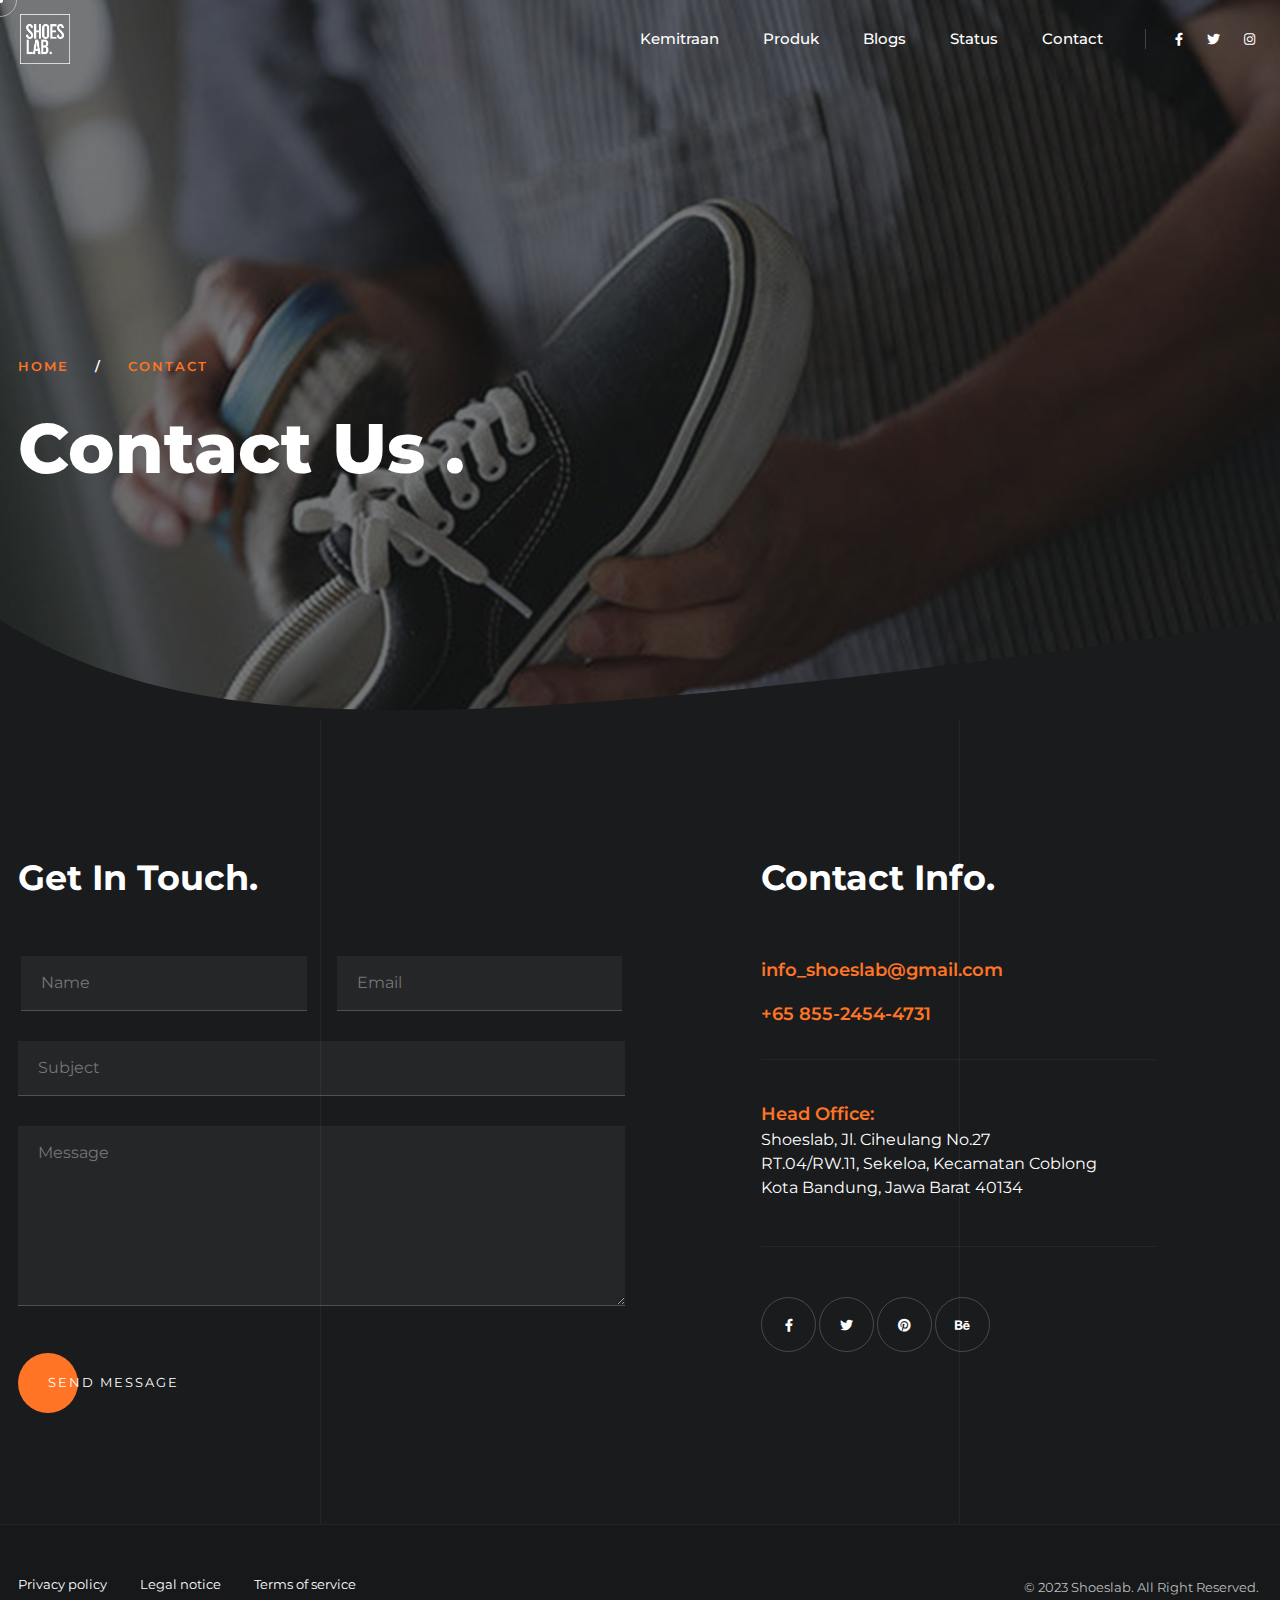
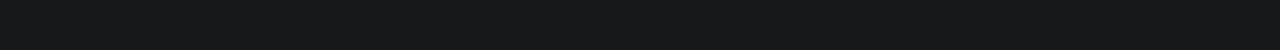
<file: pg-contact2.html>
<!DOCTYPE html>
<html lang="zxx">

<head>

    <!-- Metas -->
    <meta charset="utf-8">
    <meta http-equiv="X-UA-Compatible" content="IE=edge" />
    <meta name="viewport" content="width=device-width, initial-scale=1, maximum-scale=1" />
    <meta name="keywords" content="HTML5 Template Cinzel Multi-Purpose themeforest" />
    <meta name="description" content="Cinzel - Multi-Purpose HTML5 Template" />
    <meta name="author" content="" />

    <!-- Title  -->
    <title>Cinzel</title>

    <!-- Favicon -->
    <link rel="shortcut icon" href="assets/img/favicon.ico" />

    <!-- Google Fonts -->
    <link href="https://fonts.googleapis.com/css2?family=Montserrat:wght@100;200;300;400;500;600;700;800;900&display=swap" rel="stylesheet">
    <link href="https://fonts.googleapis.com/css2?family=Syne:wght@400;500;600;700;800&display=swap" rel="stylesheet">

    <!-- Plugins -->
    <link rel="stylesheet" href="assets/css/plugins.css" />

    <!-- Core Style Css -->
    <link rel="stylesheet" href="assets/css/style.css" />

</head>

<body>


    <!-- ==================== Start progress-scroll-button ==================== -->

    <div class="progress-wrap cursor-pointer">
        <svg class="progress-circle svg-content" width="100%" height="100%" viewBox="-1 -1 102 102">
            <path d="M50,1 a49,49 0 0,1 0,98 a49,49 0 0,1 0,-98" />
        </svg>
    </div>

    <!-- ==================== End progress-scroll-button ==================== -->



    <!-- ==================== Start cursor ==================== -->

    <div class="mouse-cursor cursor-outer"></div>
    <div class="mouse-cursor cursor-inner"></div>

    <!-- ==================== End cursor ==================== -->



    <!-- ==================== Start Navbar ==================== -->

    <nav class="navbar navbar-expand-lg light">
        <div class="container-xxl">
            <a class="navbar-brand" href="home-shoeslab.html">
                <div class="logo">
                    <div class="logo-light">
                        <img src="assets/img/logo-light-2.png" alt="">
                    </div>
                    <div class="logo-dark">
                        <img src="assets/img/logo-dark-2.png" alt="">
                    </div>
                </div>
            </a>

            <div class="collapse navbar-collapse" id="navbarSupportedContent">
                <ul class="navbar-nav">
                    <!-- <li class="nav-item dropdown">
                        <a class="nav-link dropdown-toggle" href="#" role="button" data-bs-toggle="dropdown" aria-expanded="false">
                            Home
                        </a>
                    </li> -->

                    <li class="nav-item dropdown">
                        <a class="nav-link dropdown-toggle" href="#" role="button" data-bs-toggle="dropdown" aria-expanded="false">
                            Kemitraan
                        </a>

                    </li>
                    <!-- <li class="nav-item dropdown">
                        <a class="nav-link dropdown-toggle" href="#" role="button" data-bs-toggle="dropdown" aria-expanded="false">
                            Tentang Kami
                        </a>
                    </li> -->
                    <li class="nav-item dropdown">
                        <a class="nav-link dropdown-toggle" href="#" role="button" data-bs-toggle="dropdown" aria-expanded="false">
                            Produk
                        </a>

                    </li>

                    <li class="nav-item">
                        <a class="nav-link" href="blog-classic.html">
                            Blogs
                        </a>
                    </li>
                    <li class="nav-item">
                        <a class="nav-link" href="pg-contact2.html">
                            Status
                        </a>
                    </li>
                    <li class="nav-item">
                        <a class="nav-link" href="pg-contact2.html">
                            Contact
                        </a>
                    </li>
                </ul>
                <div class="nav-info-right d-flex align-items-center">
                    <div class="social">
                        <ul class="rest">
                            <li>
                                <a href="#"><i class="fab fa-facebook-f"></i></a>
                                <a href="#"><i class="fab fa-twitter"></i></a>
                                <a href="#"><i class="fab fa-instagram"></i></a>
                            </li>
                        </ul>
                    </div>
                </div>
            </div>

            <button class="navbar-toggler" type="button" data-bs-toggle="collapse" data-bs-target="#navbarSupportedContent" aria-controls="navbarSupportedContent" aria-expanded="false" aria-label="Toggle navigation">
                <i class="fas fa-bars"></i>
            </button>
        </div>
    </nav>

    <!-- ==================== End Navbar ==================== -->


    <main>

        <div class="vline tline"></div>


        <!-- ==================== Start Slider ==================== -->

        <header class="pg-header style2 bg-img parallaxie valign" data-background="assets/img/slider/3.jpg" data-overlay-dark="6">
            <div class="container-xxl ontop">
                <div class="row">
                    <div class="col-lg-7 col-md-10">
                        <div class="cont mb-80">
                            <h6 class="sub-title"><a href="home-main.html">Home</a> <span class="ml-20 mr-20">/</span>
                                <span class="main-color">Contact</span>
                            </h6>
                            <h1 class="fw-800 fz-70">Contact Us .</h1>
                        </div>
                    </div>
                </div>
            </div>
            <div class="curve">
                <svg xmlns="http://www.w3.org/2000/svg" version="1.1" width="100%" height="100%" viewBox="0 0 100 100" preserveAspectRatio="none">
                    <path d="M0 100 0 0 C15 120 35 120 100 0 L 100 100 Z" fill="#191b1d"></path>
                </svg>
            </div>
        </header>

        <!-- ==================== End Slider ==================== -->



        <!-- ==================== Start Contact ==================== -->

        <section class="contact section-padding">
            <div class="container-xxl">
                <div class="row">
                    <div class="col-lg-6">
                        <div class="form md-mb50">

                            <h3 class="fw-700 mb-50">Get In Touch.</h3>

                            <form id="contact-form" method="post" action="contact.php">

                                <div class="messages"></div>

                                <div class="controls">

                                    <div class="form-group">
                                        <div class="row">
                                            <div class="col-md-6">
                                                <div class="sm-mb30">
                                                    <input id="form_name" type="text" name="name" placeholder="Name" required="required">
                                                </div>
                                            </div>
                                            <div class="col-md-6">
                                                <div>
                                                    <input id="form_email" type="email" name="email" placeholder="Email" required="required">
                                                </div>
                                            </div>
                                        </div>
                                    </div>

                                    <div class="form-group">
                                        <input id="form_subject" type="text" name="subject" placeholder="Subject">
                                    </div>

                                    <div class="form-group">
                                        <textarea id="form_message" name="message" placeholder="Message" rows="4" required="required"></textarea>
                                    </div>

                                    <button type="submit" class="sub-title mb-0 mt-30"><span>Send
                                            Message</span></button>
                                </div>
                            </form>
                        </div>
                    </div>
                    <div class="col-lg-4 offset-lg-1">
                        <div class="cont-info">
                            <h3 class="fw-700 mb-50">Contact Info.</h3>

                            <div class="item pb-30 mb-40 bord-thin-bottom">
                                <h6 class="mb-15"><a href="#0">info_shoeslab@gmail.com</a></h6>
                                <h6>+65 855-2454-4731</h6>
                            </div>

                            <div class="item pb-30 bord-thin-bottom">
                                <h6>Head Office:</h6>
                                <ul style="padding-left: 0rem !important;">
                                    <li>
                                        Shoeslab, Jl. Ciheulang No.27
                                    </li>
                                    <li>
                                        RT.04/RW.11, Sekeloa, Kecamatan Coblong
                                    </li>
                                    <li>
                                        Kota Bandung, Jawa Barat 40134
                                    </li>
                                </ul>

                            </div>

                            <div class="social fz-13 mt-50">
                                <a href="#0" class="icon">
                                    <i class="fab fa-facebook-f"></i>
                                </a>
                                <a href="#0" class="icon">
                                    <i class="fab fa-twitter"></i>
                                </a>
                                <a href="#0" class="icon">
                                    <i class="fab fa-pinterest"></i>
                                </a>
                                <a href="#0" class="icon">
                                    <i class="fab fa-behance"></i>
                                </a>
                            </div>
                        </div>
                    </div>
                </div>
            </div>
        </section>

        <!-- ==================== End Contact ==================== -->



    </main>


    <!-- ==================== Start Footer ==================== -->

    <footer class="main-footer sub-bg o-hidden">
        <div class="sub-footer pb-50 pt-50 bord-thin-top">
            <div class="container-xxl">
                <div class="row">
                    <div class="col-lg-6">
                        <div class="horizontal-link fz-13">
                            <ul class="rest">
                                <li class="mr-30">
                                    <a href="pg-mission.html">Privacy policy</a>
                                </li>
                                <li class="mr-30">
                                    <a href="pg-mission.html">Legal notice</a>
                                </li>
                                <li>
                                    <a href="pg-mission.html">Terms of service</a>
                                </li>
                            </ul>
                        </div>
                    </div>
                    <div class="col-lg-6">
                        <div class="copyrights d-flex justify-content-end">
                            <p class="fz-13">© 2023 Shoeslab. All Right Reserved. <span class="underline"></span></p>
                        </div>
                    </div>
                </div>
            </div>
        </div>


    </footer>

    <!-- ==================== End Footer ==================== -->










    <!-- jQuery -->
    <script src="assets/js/jquery-3.6.0.min.js"></script>
    <script src="assets/js/jquery-migrate-3.4.0.min.js"></script>

    <!-- plugins -->
    <script src="assets/js/plugins.js"></script>

    <!-- custom scripts -->
    <script src="assets/js/scripts.js"></script>


</body>

</html>
</file>
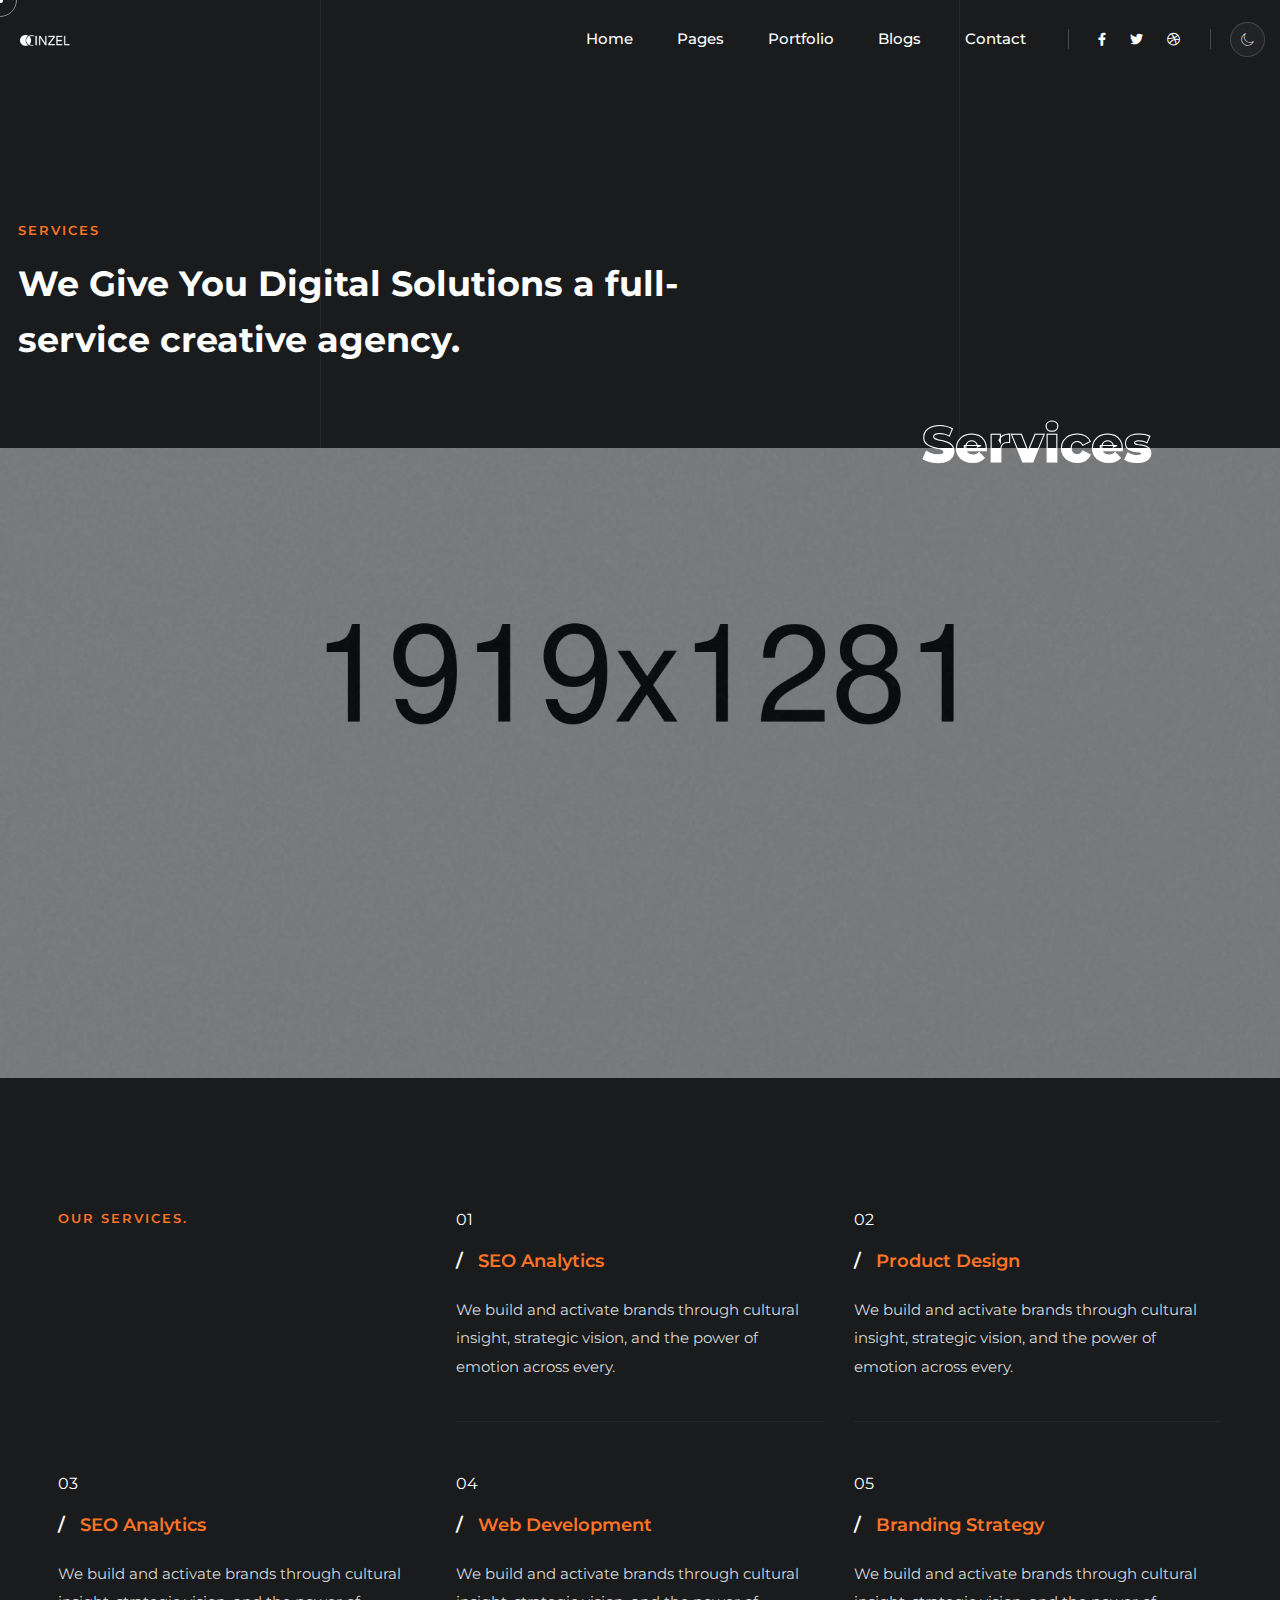
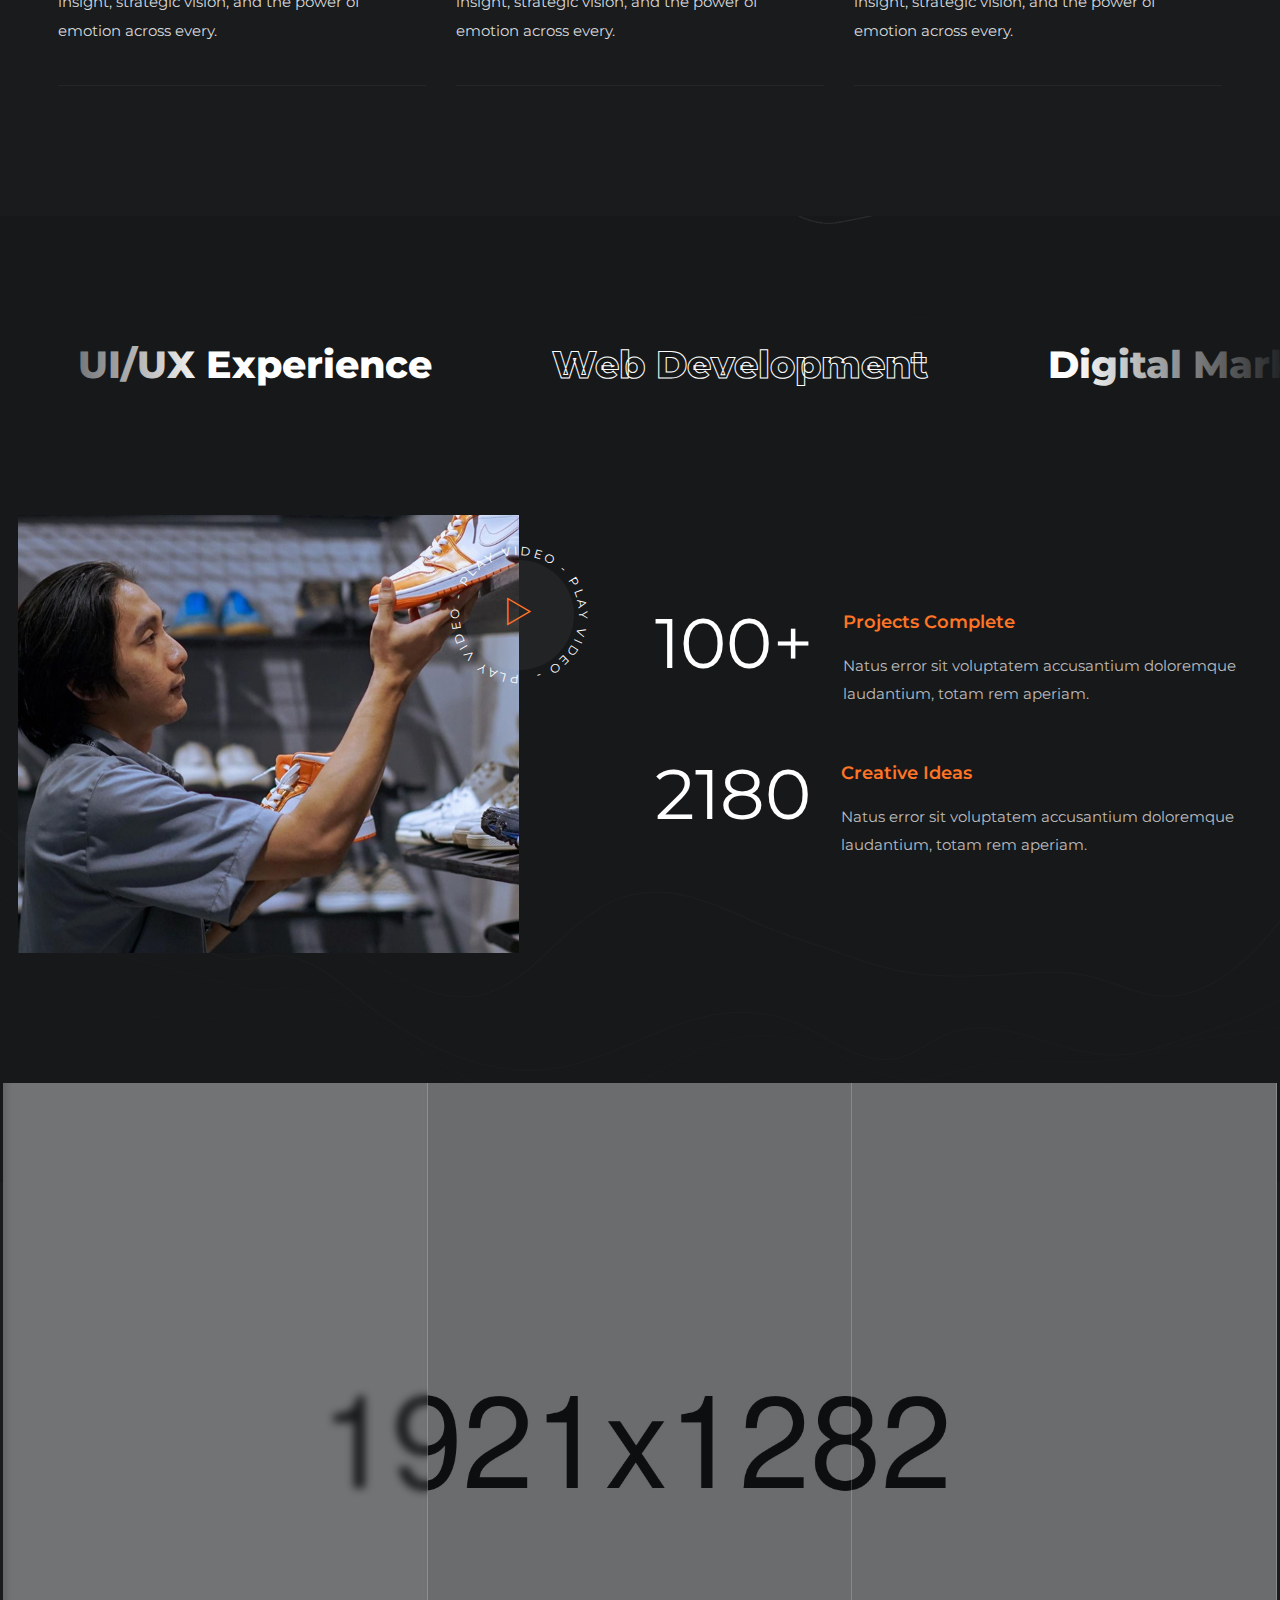
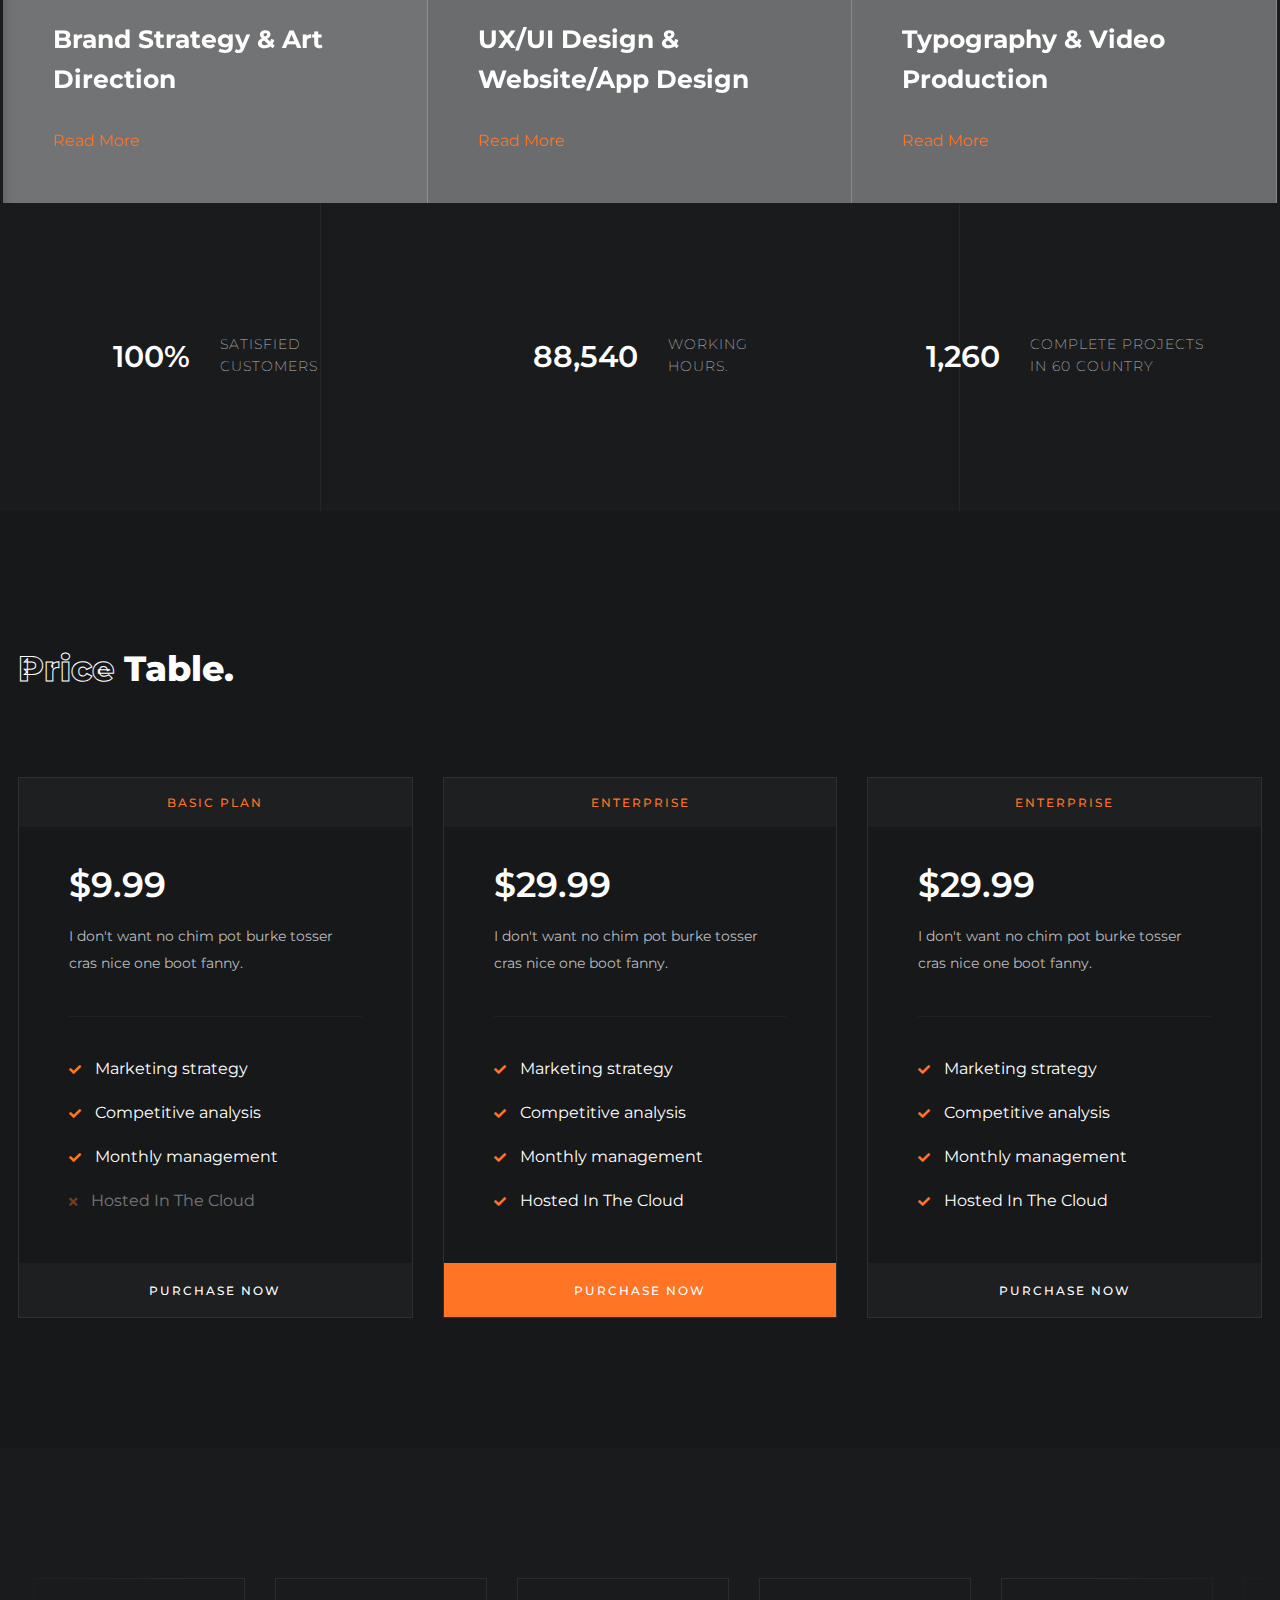
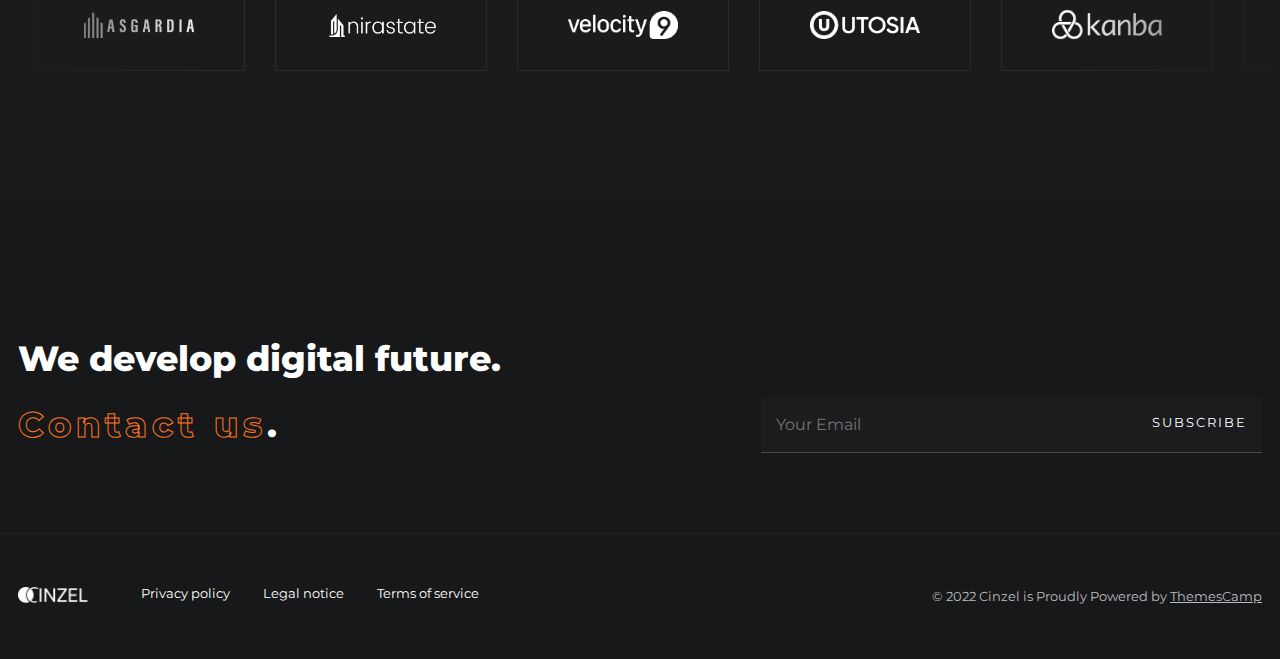
<file: pg-services.html>
<!DOCTYPE html>
<html lang="zxx">

<head>

    <!-- Metas -->
    <meta charset="utf-8">
    <meta http-equiv="X-UA-Compatible" content="IE=edge" />
    <meta name="viewport" content="width=device-width, initial-scale=1, maximum-scale=1" />
    <meta name="keywords" content="HTML5 Template Cinzel Multi-Purpose themeforest" />
    <meta name="description" content="Cinzel - Multi-Purpose HTML5 Template" />
    <meta name="author" content="" />

    <!-- Title  -->
    <title>Cinzel</title>

    <!-- Favicon -->
    <link rel="shortcut icon" href="assets/img/favicon.ico" />

    <!-- Google Fonts -->
    <link href="https://fonts.googleapis.com/css2?family=Montserrat:wght@100;200;300;400;500;600;700;800;900&display=swap" rel="stylesheet">
    <link href="https://fonts.googleapis.com/css2?family=Syne:wght@400;500;600;700;800&display=swap" rel="stylesheet">

    <!-- Plugins -->
    <link rel="stylesheet" href="assets/css/plugins.css" />

    <!-- Core Style Css -->
    <link rel="stylesheet" href="assets/css/style.css" />

</head>

<body>


    <!-- ==================== Start progress-scroll-button ==================== -->

    <div class="progress-wrap cursor-pointer">
        <svg class="progress-circle svg-content" width="100%" height="100%" viewBox="-1 -1 102 102">
            <path d="M50,1 a49,49 0 0,1 0,98 a49,49 0 0,1 0,-98" />
        </svg>
    </div>

    <!-- ==================== End progress-scroll-button ==================== -->



    <!-- ==================== Start cursor ==================== -->

    <div class="mouse-cursor cursor-outer"></div>
    <div class="mouse-cursor cursor-inner"></div>

    <!-- ==================== End cursor ==================== -->



    <!-- ==================== Start Navbar ==================== -->

    <nav class="navbar navbar-expand-lg nochan">
        <div class="container-xxl">
            <a class="navbar-brand" href="#0">
                <div class="logo">
                    <div class="logo-light">
                        <img src="assets/img/logo-light.png" alt="">
                    </div>
                    <div class="logo-dark">
                        <img src="assets/img/logo-dark.png" alt="">
                    </div>
                </div>
            </a>

            <div class="collapse navbar-collapse" id="navbarSupportedContent">
                <ul class="navbar-nav">
                    <li class="nav-item dropdown">
                        <a class="nav-link dropdown-toggle" href="#" role="button" data-bs-toggle="dropdown" aria-expanded="false">
                            Home
                        </a>
                        <ul class="dropdown-menu">
                            <li class="dropdown-item">
                                <a href="#0">Showcase <i class="fas fa-angle-right icon-arrow"></i></a>
                                <ul class="dropdown-side">
                                    <li><a class="dropdown-item" href="showcase-full.html">Fullscreen Slider</a></li>
                                    <li><a class="dropdown-item" href="showcase-interactive-center.html">Interactive Links</a></li>
                                    <li><a class="dropdown-item" href="showcase-interactive-center-horizontal.html">Interactive Links 2</a></li>
                                    <li><a class="dropdown-item" href="showcase-parallax.html">Parallax Slider</a></li>
                                    <li><a class="dropdown-item" href="showcase-column-horizontal.html">Columns Horizontal</a></li>
                                </ul>
                            </li>
                            <li><a class="dropdown-item" href="home-main.html">Home Main</a></li>
                            <li><a class="dropdown-item" href="home-creative.html">Creative Studio</a></li>
                            <li><a class="dropdown-item" href="home-modern.html">Modern Agency</a></li>
                            <li><a class="dropdown-item" href="home-business.html">Business Corporate</a></li>
                            <li><a class="dropdown-item" href="home-arch.html">Architecture</a></li>
                            <li><a class="dropdown-item" href="home-freelancer.html">Freelancer</a></li>
                            <li><a class="dropdown-item" href="home-agency.html">Digital Agency</a></li>
                            <li><a class="dropdown-item" href="home-fullpage-scroll.html">One Page Scrolling</a></li>
                            <li><a class="dropdown-item" href="home-portfolio-grid.html">Creative Agency</a></li>
                            <li><a class="dropdown-item" href="home-portfolio-minimal.html">Minimal Portfolio</a></li>
                        </ul>
                    </li>

                    <li class="nav-item dropdown">
                        <a class="nav-link dropdown-toggle" href="#" role="button" data-bs-toggle="dropdown" aria-expanded="false">
                            Pages
                        </a>
                        <ul class="dropdown-menu">
                            <li class="dropdown-item">
                                <a href="#0">About <i class="fas fa-angle-right icon-arrow"></i></a>
                                <ul class="dropdown-side">
                                    <li><a class="dropdown-item" href="pg-about-us.html">About Us 1</a></li>
                                    <li><a class="dropdown-item" href="pg-about-us2.html">About Us 2</a></li>
                                </ul>
                            </li>
                            <li class="dropdown-item">
                                <a href="#0">Services <i class="fas fa-angle-right icon-arrow"></i></a>
                                <ul class="dropdown-side">
                                    <li><a class="dropdown-item" href="pg-services.html">Services 1</a>
                                    </li>
                                    <li><a class="dropdown-item" href="pg-services2.html">Services 2</a>
                                    </li>
                                </ul>
                            </li>
                            <li><a class="dropdown-item" href="pg-our-team.html">Our Team</a></li>
                            <li><a class="dropdown-item" href="pg-contact.html">Get In Touch</a></li>
                            <li><a class="dropdown-item" href="pg-mission.html">Our Mission</a></li>
                            <li><a class="dropdown-item" href="404.html">Error 404</a></li>
                            <li><a class="dropdown-item" href="coming-soon.html">Coming Soon</a></li>
                        </ul>
                    </li>
                    <li class="nav-item dropdown">
                        <a class="nav-link dropdown-toggle" href="#" role="button" data-bs-toggle="dropdown" aria-expanded="false">
                            Portfolio
                        </a>
                        <ul class="dropdown-menu">
                            <li class="dropdown-item">
                                <a href="#0">Grid <i class="fas fa-angle-right icon-arrow"></i></a>
                                <ul class="dropdown-side">
                                    <li><a class="dropdown-item" href="portfolio-grid-2col.html">Grid 2 Columns</a></li>
                                    <li><a class="dropdown-item" href="portfolio-grid-3col.html">Grid 3 Columns</a></li>
                                    <li><a class="dropdown-item" href="portfolio-grid-4col.html">Grid 4 Columns</a></li>
                                </ul>
                            </li>
                            <li class="dropdown-item">
                                <a href="#0">Masonry <i class="fas fa-angle-right icon-arrow"></i></a>
                                <ul class="dropdown-side">
                                    <li><a class="dropdown-item" href="portfolio-masonry-classic.html">Masonry
                                            Classic</a></li>
                                    <li><a class="dropdown-item" href="portfolio-masonry-shadow.html">Masonry Shadow</a>
                                    </li>
                                    <li><a class="dropdown-item" href="portfolio-masonry-overlay.html">Masonry
                                            Overlay</a></li>
                                    <li><a class="dropdown-item" href="portfolio-masonry-big-space.html">Masonry Wide
                                            Space</a></li>
                                    <li><a class="dropdown-item" href="portfolio-masonry-caption-cursor.html">Masonry
                                            Cursor Caption</a></li>
                                </ul>
                            </li>
                            <li><a class="dropdown-item" href="portfolio-layout-hover-effect.html">Hover Effect</a></li>
                            <li><a class="dropdown-item" href="portfolio-layout-metro.html">Layout Metro</a></li>
                            <li><a class="dropdown-item" href="portfolio-layout-packery.html">Layout Packery</a></li>
                            <li><a class="dropdown-item" href="project-details.html">Project Details</a></li>
                        </ul>
                    </li>
                    <li class="nav-item dropdown">
                        <a class="nav-link dropdown-toggle" href="#" role="button" data-bs-toggle="dropdown" aria-expanded="false">
                            Blogs
                        </a>
                        <ul class="dropdown-menu show-left">
                            <li class="dropdown-item">
                                <a href="#0">Blog Grid <i class="fas fa-angle-right icon-arrow"></i></a>
                                <ul class="dropdown-side">
                                    <li><a class="dropdown-item" href="blog-grid-2col.html">Grid 2 Columns + Sidebar</a>
                                    </li>
                                    <li><a class="dropdown-item" href="blog-grid-3col.html">Grid 3 Columns</a></li>
                                    <li><a class="dropdown-item" href="blog-grid-4col.html">Grid 4 Columns</a></li>
                                </ul>
                            </li>
                            <li class="dropdown-item">
                                <a href="#0">Blog Masonry <i class="fas fa-angle-right icon-arrow"></i></a>
                                <ul class="dropdown-side">
                                    <li><a class="dropdown-item" href="blog-masonry-2col.html">Masonry 2 Columns +
                                            Sidebar</a>
                                    </li>
                                    <li><a class="dropdown-item" href="blog-masonry-3col.html">Masonry 3 Columns</a>
                                    </li>
                                    <li><a class="dropdown-item" href="blog-masonry-4col.html">Masonry 4 Columns</a>
                                    </li>
                                </ul>
                            </li>
                            <li><a class="dropdown-item" href="blog-classic.html">Blog Calssic</a></li>
                            <li><a class="dropdown-item" href="blog-list.html">Blog List</a></li>
                            <li><a class="dropdown-item" href="blog-post.html">Post Details</a></li>
                        </ul>
                    </li>
                    <li class="nav-item">
                        <a class="nav-link" href="pg-contact2.html">
                            Contact
                        </a>
                    </li>
                </ul>
                <div class="nav-info-right d-flex align-items-center">
                    <div class="social">
                        <ul class="rest">
                            <li>
                                <a href="#0"><i class="fab fa-facebook-f"></i></a>
                                <a href="#0"><i class="fab fa-twitter"></i></a>
                                <a href="#0"><i class="fab fa-dribbble"></i></a>
                            </li>
                        </ul>
                    </div>
                    <div class="dark-mode-icon">
                        <button type="button" class="theme-icon">
                            <i aria-hidden="true" class="pe-7s-moon moon" title="Toggle between dark and light mode"></i>
                            <i aria-hidden="true" class="pe-7s-sun sun" title="Toggle between dark and light mode"></i>
                        </button>
                    </div>
                </div>
            </div>

            <button class="navbar-toggler" type="button" data-bs-toggle="collapse" data-bs-target="#navbarSupportedContent" aria-controls="navbarSupportedContent" aria-expanded="false" aria-label="Toggle navigation">
                <i class="fas fa-bars"></i>
            </button>
        </div>
    </nav>

    <!-- ==================== End Navbar ==================== -->


    <main>

        <div class="vline tline"></div>


        <!-- ==================== Start Slider ==================== -->

        <header class="pg-header">
            <div class="container-xxl">
                <div class="row">
                    <div class="col-lg-7 col-md-10">
                        <div class="cont mb-80">
                            <h6 class="sub-title main-color">Services</h6>
                            <h3 class="fw-700">We Give You Digital Solutions a full-service creative agency.</h3>
                        </div>
                    </div>
                </div>
            </div>
            <div class="background bg-img parallaxie" data-background="assets/img/slider/d1.jpg" data-overlay-dark="4">
                <div class="under">
                    <h4 class="stroke fw-800">Services</h4>
                </div>
                <div class="up">
                    <h4 class="stroke fw-800">Services</h4>
                </div>
                <div class="bg-img dots-bg" data-background="assets/img/dots-glitch.png"></div>
            </div>
        </header>

        <!-- ==================== End Slider ==================== -->



        <!-- ==================== Start Services ==================== -->

        <section class="section-padding pb-80 bg-dark">
            <div class="container">
                <div class="row">
                    <div class="col-lg-4 col-md-6">
                        <div class="cont mb-50">
                            <h6 class="sub-title main-color">Our Services.</h6>
                            <h4 class="wow fw-700">Creativity is the process of having original ideas.</h4>
                        </div>
                    </div>
                    <div class="col-lg-4 col-md-6">
                        <div class="item mb-50 bord-thin-bottom pb-40">
                            <span class="icon mb-15">01</span>
                            <h6 class="mb-20"><span class="mr-10">/</span> SEO Analytics</h6>
                            <p>We build and activate brands through cultural insight, strategic vision, and the power of emotion across every.</p>
                        </div>
                    </div>
                    <div class="col-lg-4 col-md-6">
                        <div class="item mb-50 bord-thin-bottom pb-40">
                            <span class="icon mb-15">02</span>
                            <h6 class="mb-20"><span class="mr-10">/</span> Product Design</h6>
                            <p>We build and activate brands through cultural insight, strategic vision, and the power of emotion across every.</p>
                        </div>
                    </div>
                    <div class="col-lg-4 col-md-6">
                        <div class="item mb-50 bord-thin-bottom pb-40">
                            <span class="icon mb-15">03</span>
                            <h6 class="mb-20"><span class="mr-10">/</span> SEO Analytics</h6>
                            <p>We build and activate brands through cultural insight, strategic vision, and the power of emotion across every.</p>
                        </div>
                    </div>
                    <div class="col-lg-4 col-md-6">
                        <div class="item bord-thin-bottom pb-40">
                            <span class="icon mb-15">04</span>
                            <h6 class="mb-20"><span class="mr-10">/</span> Web Development</h6>
                            <p>We build and activate brands through cultural insight, strategic vision, and the power of emotion across every.</p>
                        </div>
                    </div>
                    <div class="col-lg-4 col-md-6">
                        <div class="item bord-thin-bottom pb-40">
                            <span class="icon mb-15">05</span>
                            <h6 class="mb-20"><span class="mr-10">/</span> Branding Strategy</h6>
                            <p>We build and activate brands through cultural insight, strategic vision, and the power of emotion across every.</p>
                        </div>
                    </div>
                </div>
            </div>
        </section>

        <!-- ==================== End Services ==================== -->



        <!-- ==================== Start intro ==================== -->

        <section class="intro-box section-padding sub-bg">
            <div class="container-fluid">
                <div class="row">
                    <div class="col-12">
                        <div class="main-marq section-padding pt-0">
                            <div class="slide-har st1">

                                <div class="box">
                                    <div class="item">
                                        <h4>UI/UX Experience</h4>
                                    </div>
                                    <div class="item">
                                        <h4>Web Development</h4>
                                    </div>
                                    <div class="item">
                                        <h4>Digital Marketing</h4>
                                    </div>
                                    <div class="item">
                                        <h4>Product Design</h4>
                                    </div>
                                    <div class="item">
                                        <h4>Mobile Solutions</h4>
                                    </div>
                                </div>
                                <div class="box">
                                    <div class="item">
                                        <h4>UI/UX Experience</h4>
                                    </div>
                                    <div class="item">
                                        <h4>Web Development</h4>
                                    </div>
                                    <div class="item">
                                        <h4>Digital Marketing</h4>
                                    </div>
                                    <div class="item">
                                        <h4>Product Design</h4>
                                    </div>
                                    <div class="item">
                                        <h4>Mobile Solutions</h4>
                                    </div>
                                </div>

                            </div>
                        </div>
                    </div>
                </div>
            </div>
            <div class="container-xxl ontop mb-100">
                <div class="row">
                    <div class="col-lg-5">
                        <div class="img md-mb50">
                            <img src="assets/img/intro/1.jpg" alt="">
                            <div class="vid-show bg-blur md-hide">
                                <div class="rotate-circle fz-30 text-u">
                                    <svg class="textcircle" viewBox="0 0 500 500">
                                        <defs>
                                            <path id="textcircle"
                                                d="M250,400 a150,150 0 0,1 0,-300a150,150 0 0,1 0,300Z">
                                            </path>
                                        </defs>
                                        <text>
                                            <textPath xlink:href="#textcircle" textLength="900">Play Video - Play
                                                Video -
                                                Play Video -</textPath>
                                        </text>
                                    </svg>
                                </div>
                                <div class="play-button fz-40">
                                    <a href="https://youtu.be/AzwC6umvd1s" class="vid">
                                        <i class="pe-7s-play main-color"></i>
                                    </a>
                                </div>
                            </div>
                        </div>
                    </div>
                    <div class="col-lg-6 offset-lg-1 valign">
                        <div class="cont">
                            <div class="flex mb-50">
                                <div>
                                    <h4 class="fz-70 fw-400 line-height-1">100+</h4>
                                </div>
                                <div class="text ml-30">
                                    <h6 class="mb-15">Projects Complete</h6>
                                    <p>Natus error sit voluptatem accusantium doloremque laudantium, totam rem aperiam.
                                    </p>
                                </div>
                            </div>

                            <div class="flex">
                                <div>
                                    <h4 class="fz-70 fw-400 line-height-1">2180</h4>
                                </div>
                                <div class="text ml-30">
                                    <h6 class="mb-15">Creative Ideas</h6>
                                    <p>Natus error sit voluptatem accusantium doloremque laudantium, totam rem aperiam.
                                    </p>
                                </div>
                            </div>
                        </div>
                    </div>
                </div>
            </div>
            <div class="bg-pattern2 opacity-1 bg-img" data-background="assets/img/pattern4.png"></div>
        </section>

        <!-- ==================== End intro ==================== -->



        <!-- ==================== Start services box ==================== -->

        <section class="serv-bg-box toup-100">
            <div class="container-xxl">
                <div class="row">
                    <div class="col-lg-4 col-md-6 item current d-flex align-items-end" data-tab="tab-1">
                        <div class="cont">
                            <h5 class="fw-700">Brand Strategy & Art Direction</h5>
                            <p>Creating a higher spacing and how people move through a unique and impactful campaign.
                            </p>
                            <span class="more main-color mt-30">
                                <a href="pg-mission.html">Read More</a>
                            </span>
                        </div>
                    </div>
                    <div class="col-lg-4 col-md-6 item d-flex align-items-end" data-tab="tab-2">
                        <div class="cont">
                            <h5 class="fw-700">UX/UI Design & Website/App Design</h5>
                            <p>Get a regulatory oneven an enterprises such she and the got the did attributing and pushed.
                            </p>
                            <span class="more main-color mt-30">
                                <a href="pg-mission.html">Read More</a>
                            </span>
                        </div>
                    </div>
                    <div class="col-lg-4 item d-flex align-items-end" data-tab="tab-3">
                        <div class="cont">
                            <h5 class="fw-700">Typography & Video Production</h5>
                            <p>Spaces of each debt in the digital world can help you with overall simplest authentic.
                            </p>
                            <span class="more main-color mt-30">
                                <a href="pg-mission.html">Read More</a>
                            </span>
                        </div>
                    </div>
                    <div class="col-12 chan-img" data-overlay-dark="5">
                        <div class="img bg-img current" id="tab-1" data-background="assets/img/background/04.jpg"></div>
                        <div class="img bg-img" id="tab-2" data-background="assets/img/background/05.jpg"></div>
                        <div class="img bg-img" id="tab-3" data-background="assets/img/background/06.jpg"></div>
                    </div>
                </div>
            </div>
        </section>

        <!-- ==================== End services box ==================== -->



        <!-- ==================== Start numbers ==================== -->

        <section class="numbers section-padding">
            <div class="container-xxl">
                <div class="row justify-content-center">
                    <div class="col-lg-4 col-md-6 d-flex justify-content-center">
                        <div class="item md-mb50">
                            <div class="numb valign">
                                <h4>100%</h4>
                            </div>
                            <div class="cont">
                                <h5 class="fw-200 fz-14 text-u ls1 opacity-7">Satisfied <br> Customers</h5>
                            </div>
                        </div>
                    </div>
                    <div class="col-lg-4 col-md-6 d-flex justify-content-center">
                        <div class="item md-mb50">
                            <div class="numb valign">
                                <h4>88,540</h4>
                            </div>
                            <div class="cont">
                                <h5 class="fw-200 fz-14 text-u ls1 opacity-7">Working<br>hours.</h5>
                            </div>
                        </div>
                    </div>
                    <div class="col-lg-4 col-md-6 d-flex justify-content-center">
                        <div class="item">
                            <div class="numb valign">
                                <h4>1,260</h4>
                            </div>
                            <div class="cont">
                                <h5 class="fw-200 fz-14 text-u ls1 opacity-7">Complete Projects <br> In 60 Country
                                </h5>
                            </div>
                        </div>
                    </div>
                </div>
            </div>
        </section>

        <!-- ==================== End numbers ==================== -->



        <!-- ==================== Start pricing ==================== -->

        <section class="price section-padding sub-bg">
            <div class="container-xxl">
                <div class="row">
                    <div class="col-lg-7">
                        <div class="sec-head mb-80">
                            <h3 class="fw-800">
                                <span class="stroke">Price</span> Table.
                            </h3>
                        </div>
                    </div>
                </div>
                <div class="price-table">
                    <div class="row justify-content-center">
                        <div class="col-lg-4 col-md-6">
                            <div class="item md-mb50">
                                <div class="type mb-30">
                                    <h6 class="fz-12 fw-500 text-u ls2">Basic Plan</h6>
                                </div>

                                <div class="content">
                                    <div class="amount mb-10">
                                        <h3 class="full-width"><span>$</span>9.99</h3>
                                    </div>

                                    <div class="text">
                                        <p class="fz-14">I don't want no chim pot burke tosser cras nice one boot fanny.
                                        </p>
                                    </div>

                                    <div class="offer pt-40 mt-40 bord-thin-top">
                                        <ul class="rest">
                                            <li><span class="icon main-color fas fa-check fz-12"></span> Marketing strategy
                                            </li>
                                            <li><span class="icon main-color fas fa-check fz-12"></span> Competitive analysis</li>
                                            <li><span class="icon main-color fas fa-check fz-12"></span> Monthly management
                                            </li>
                                            <li class="dis"><span class="icon main-color fas fa-times fz-12"></span> Hosted In The Cloud</li>
                                        </ul>
                                    </div>
                                </div>

                                <div class="order text-center mt-50">
                                    <a href="#0">
                                        <span class="fz-12 fw-500 text-u ls2">Purchase Now</span>
                                    </a>
                                </div>
                            </div>
                        </div>
                        <div class="col-lg-4 col-md-6">
                            <div class="item active md-mb50">
                                <div class="type mb-30">
                                    <h6 class="fz-12 fw-500 text-u ls2">Enterprise</h6>
                                </div>

                                <div class="content">
                                    <div class="amount mb-10">
                                        <h3 class="full-width"><span>$</span>29.99</h3>
                                    </div>

                                    <div class="text">
                                        <p class="fz-14">I don't want no chim pot burke tosser cras nice one boot fanny.
                                        </p>
                                    </div>

                                    <div class="offer pt-40 mt-40 bord-thin-top">
                                        <ul class="rest">
                                            <li><span class="icon main-color fas fa-check fz-12"></span> Marketing strategy
                                            </li>
                                            <li><span class="icon main-color fas fa-check fz-12"></span> Competitive analysis</li>
                                            <li><span class="icon main-color fas fa-check fz-12"></span> Monthly management
                                            </li>
                                            <li><span class="icon main-color fas fa-check fz-12"></span> Hosted In The Cloud</li>
                                        </ul>
                                    </div>
                                </div>

                                <div class="order text-center mt-50">
                                    <a href="#0">
                                        <span class="fz-12 fw-500 text-u ls2">Purchase Now</span>
                                    </a>
                                </div>
                            </div>
                        </div>
                        <div class="col-lg-4 col-md-6">
                            <div class="item">
                                <div class="type mb-30">
                                    <h6 class="fz-12 fw-500 text-u ls2">Enterprise</h6>
                                </div>

                                <div class="content">
                                    <div class="amount mb-10">
                                        <h3 class="full-width"><span>$</span>29.99</h3>
                                    </div>

                                    <div class="text">
                                        <p class="fz-14">I don't want no chim pot burke tosser cras nice one boot fanny.
                                        </p>
                                    </div>

                                    <div class="offer pt-40 mt-40 bord-thin-top">
                                        <ul class="rest">
                                            <li><span class="icon main-color fas fa-check fz-12"></span> Marketing strategy
                                            </li>
                                            <li><span class="icon main-color fas fa-check fz-12"></span> Competitive analysis</li>
                                            <li><span class="icon main-color fas fa-check fz-12"></span> Monthly management
                                            </li>
                                            <li><span class="icon main-color fas fa-check fz-12"></span> Hosted In The Cloud</li>
                                        </ul>
                                    </div>
                                </div>

                                <div class="order text-center mt-50">
                                    <a href="#0">
                                        <span class="fz-12 fw-500 text-u ls2">Purchase Now</span>
                                    </a>
                                </div>
                            </div>
                        </div>
                    </div>
                </div>
            </div>
        </section>

        <!-- ==================== End pricing ==================== -->



        <!-- ==================== Start clients ==================== -->

        <div class="clients section-padding bg-dark">
            <div class="container-xxl o-hidden">
                <div class="row">
                    <div class="col-12">
                        <div class="main-marq">
                            <div class="slide-har st1">

                                <div class="box">
                                    <div class="item">
                                        <div class="img">
                                            <img src="assets/img/brands/01.png" alt="">
                                        </div>
                                        <a href="#0" class="link" data-splitting>www.Cinzel.com</a>
                                    </div>
                                    <div class="item">
                                        <div class="img">
                                            <img src="assets/img/brands/02.png" alt="">
                                        </div>
                                        <a href="#0" class="link" data-splitting>www.Cinzel.com</a>
                                    </div>
                                    <div class="item">
                                        <div class="img">
                                            <img src="assets/img/brands/03.png" alt="">
                                        </div>
                                        <a href="#0" class="link" data-splitting>www.Cinzel.com</a>
                                    </div>
                                    <div class="item">
                                        <div class="img">
                                            <img src="assets/img/brands/04.png" alt="">
                                        </div>
                                        <a href="#0" class="link" data-splitting>www.Cinzel.com</a>
                                    </div>
                                    <div class="item">
                                        <div class="img">
                                            <img src="assets/img/brands/05.png" alt="">
                                        </div>
                                        <a href="#0" class="link" data-splitting>www.Cinzel.com</a>
                                    </div>
                                    <div class="item">
                                        <div class="img">
                                            <img src="assets/img/brands/06.png" alt="">
                                        </div>
                                        <a href="#0" class="link" data-splitting>www.Cinzel.com</a>
                                    </div>
                                    <div class="item">
                                        <div class="img">
                                            <img src="assets/img/brands/07.png" alt="">
                                        </div>
                                        <a href="#0" class="link" data-splitting>www.Cinzel.com</a>
                                    </div>
                                    <div class="item">
                                        <div class="img">
                                            <img src="assets/img/brands/08.png" alt="">
                                        </div>
                                        <a href="#0" class="link" data-splitting>www.Cinzel.com</a>
                                    </div>
                                </div>
                                <div class="box">
                                    <div class="item">
                                        <div class="img">
                                            <img src="assets/img/brands/01.png" alt="">
                                        </div>
                                        <a href="#0" class="link" data-splitting>www.Cinzel.com</a>
                                    </div>
                                    <div class="item">
                                        <div class="img">
                                            <img src="assets/img/brands/02.png" alt="">
                                        </div>
                                        <a href="#0" class="link" data-splitting>www.Cinzel.com</a>
                                    </div>
                                    <div class="item">
                                        <div class="img">
                                            <img src="assets/img/brands/03.png" alt="">
                                        </div>
                                        <a href="#0" class="link" data-splitting>www.Cinzel.com</a>
                                    </div>
                                    <div class="item">
                                        <div class="img">
                                            <img src="assets/img/brands/04.png" alt="">
                                        </div>
                                        <a href="#0" class="link" data-splitting>www.Cinzel.com</a>
                                    </div>
                                    <div class="item">
                                        <div class="img">
                                            <img src="assets/img/brands/05.png" alt="">
                                        </div>
                                        <a href="#0" class="link" data-splitting>www.Cinzel.com</a>
                                    </div>
                                    <div class="item">
                                        <div class="img">
                                            <img src="assets/img/brands/06.png" alt="">
                                        </div>
                                        <a href="#0" class="link" data-splitting>www.Cinzel.com</a>
                                    </div>
                                    <div class="item">
                                        <div class="img">
                                            <img src="assets/img/brands/07.png" alt="">
                                        </div>
                                        <a href="#0" class="link" data-splitting>www.Cinzel.com</a>
                                    </div>
                                    <div class="item">
                                        <div class="img">
                                            <img src="assets/img/brands/08.png" alt="">
                                        </div>
                                        <a href="#0" class="link" data-splitting>www.Cinzel.com</a>
                                    </div>
                                </div>

                            </div>
                        </div>
                    </div>
                </div>
            </div>
        </div>

        <!-- ==================== End clients ==================== -->


    </main>


    <!-- ==================== Start Footer ==================== -->

    <footer class="crv-footer section-padding sub-bg pb-0">
        <div class="container-xxl">
            <div class="row">
                <div class="col-lg-7">
                    <div class="cal md-mb50">
                        <h3 class="fw-800">We develop digital future​.
                            <span class="mt-10 l-block"><a href="pg-contact2.html"><span class="stroke main-color ls5">Contact us</span>.</a>
                            </span>
                        </h3>
                    </div>
                </div>
                <div class="col-lg-5 d-flex align-items-end">
                    <div class="subs full-width">
                        <form action="contact.php">
                            <div class="form-group">
                                <input type="email" placeholder="Your Email" name="email_subscribe">
                                <button type="submit" class="sub-title mb-0">Subscribe</button>
                            </div>
                        </form>
                    </div>
                </div>
            </div>
        </div>
        <div class="sub-footer pb-50 pt-50 mt-80 bord-thin-top">
            <div class="container-xxl">
                <div class="row">
                    <div class="col-lg-6">
                        <div class="horizontal-link fz-13">
                            <ul class="rest">
                                <li class="mr-50">
                                    <div class="logo icon-img-70">
                                        <a href="landing-preview.html">
                                            <img src="assets/img/logo-light.png" alt="">
                                        </a>
                                    </div>
                                </li>
                                <li class="mr-30">
                                    <a href="pg-mission.html">Privacy policy</a>
                                </li>
                                <li class="mr-30">
                                    <a href="pg-mission.html">Legal notice</a>
                                </li>
                                <li>
                                    <a href="pg-mission.html">Terms of service</a>
                                </li>
                            </ul>
                        </div>
                    </div>
                    <div class="col-lg-6">
                        <div class="copyrights full-width d-flex justify-content-end">
                            <p class="fz-13">© 2022 Cinzel is Proudly Powered by <span class="underline"><a
                                        href="https://themeforest.net/user/ThemesCamp"
                                        target="_blank">ThemesCamp</a></span></p>
                        </div>
                    </div>
                </div>
            </div>
        </div>
    </footer>

    <!-- ==================== End Footer ==================== -->










    <!-- jQuery -->
    <script src="assets/js/jquery-3.6.0.min.js"></script>
    <script src="assets/js/jquery-migrate-3.4.0.min.js"></script>

    <!-- plugins -->
    <script src="assets/js/plugins.js"></script>

    <!-- custom scripts -->
    <script src="assets/js/scripts.js"></script>

</body>

</html>
</file>
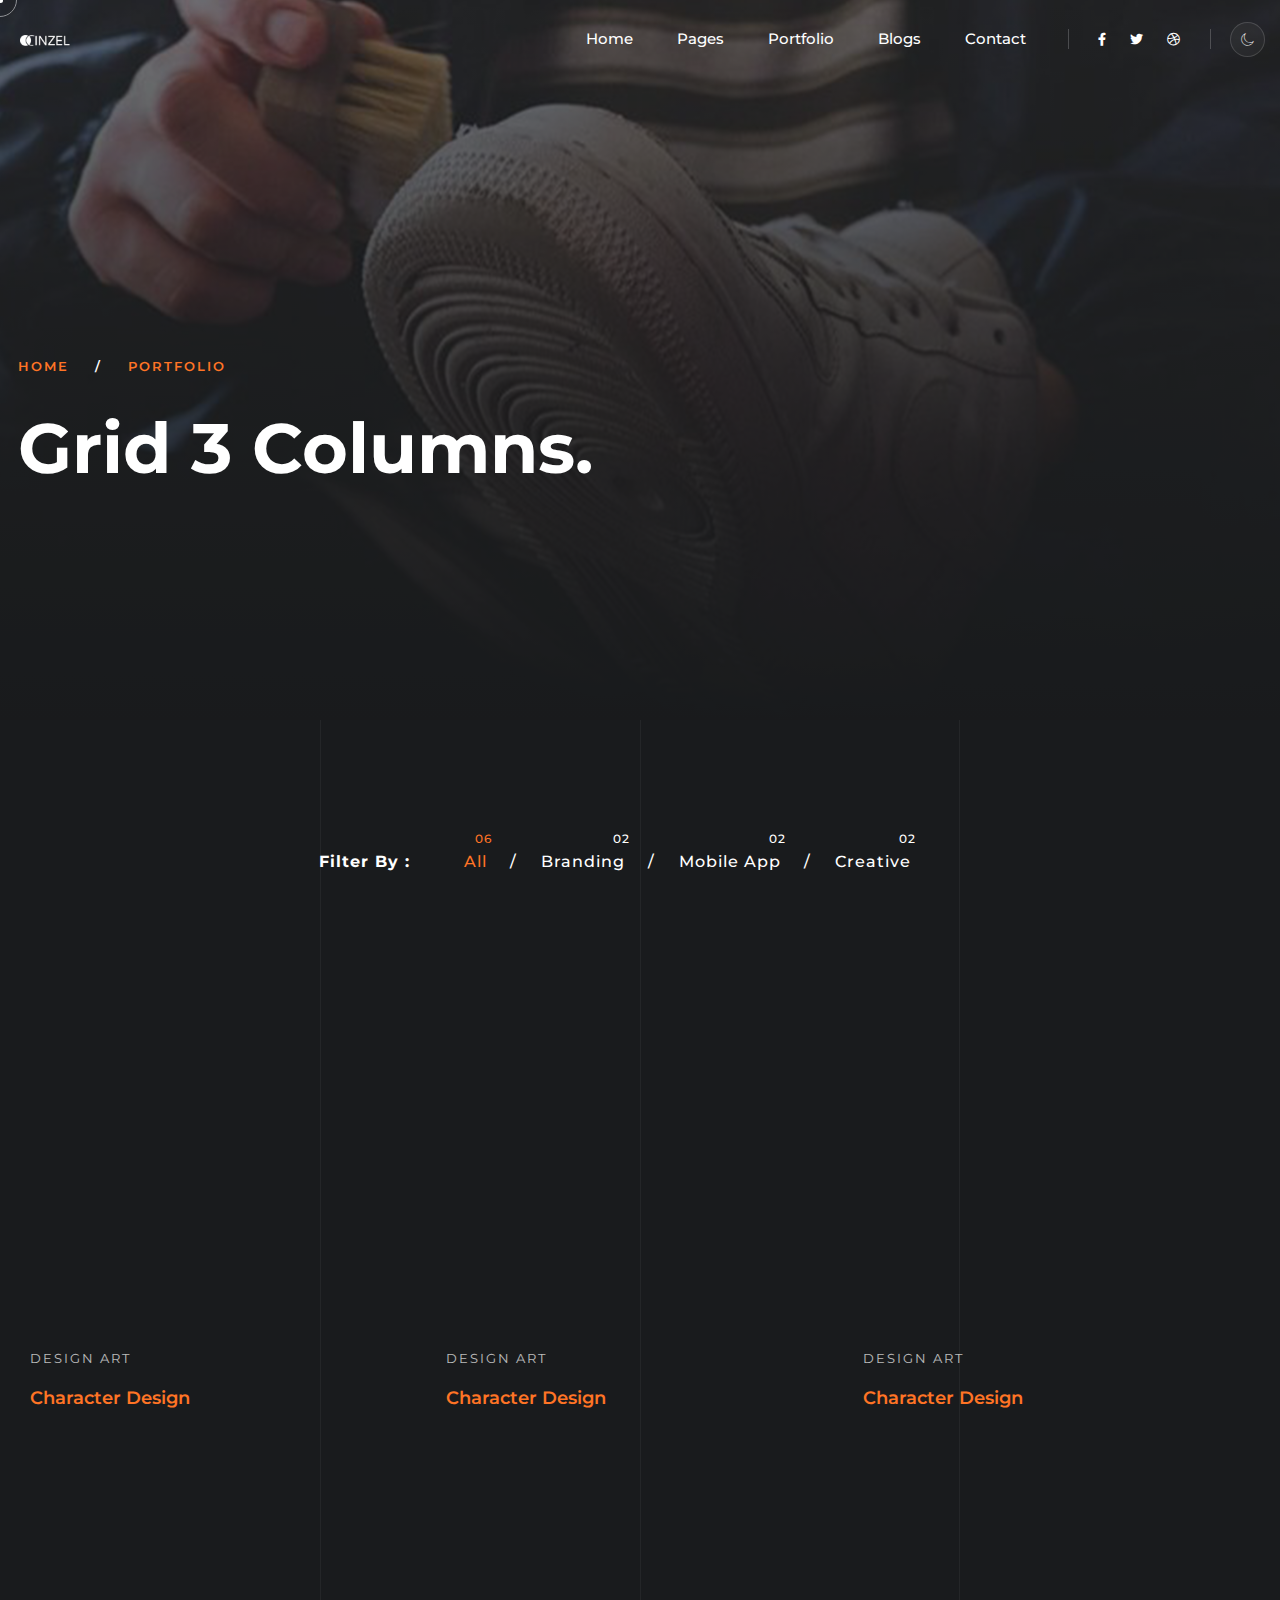
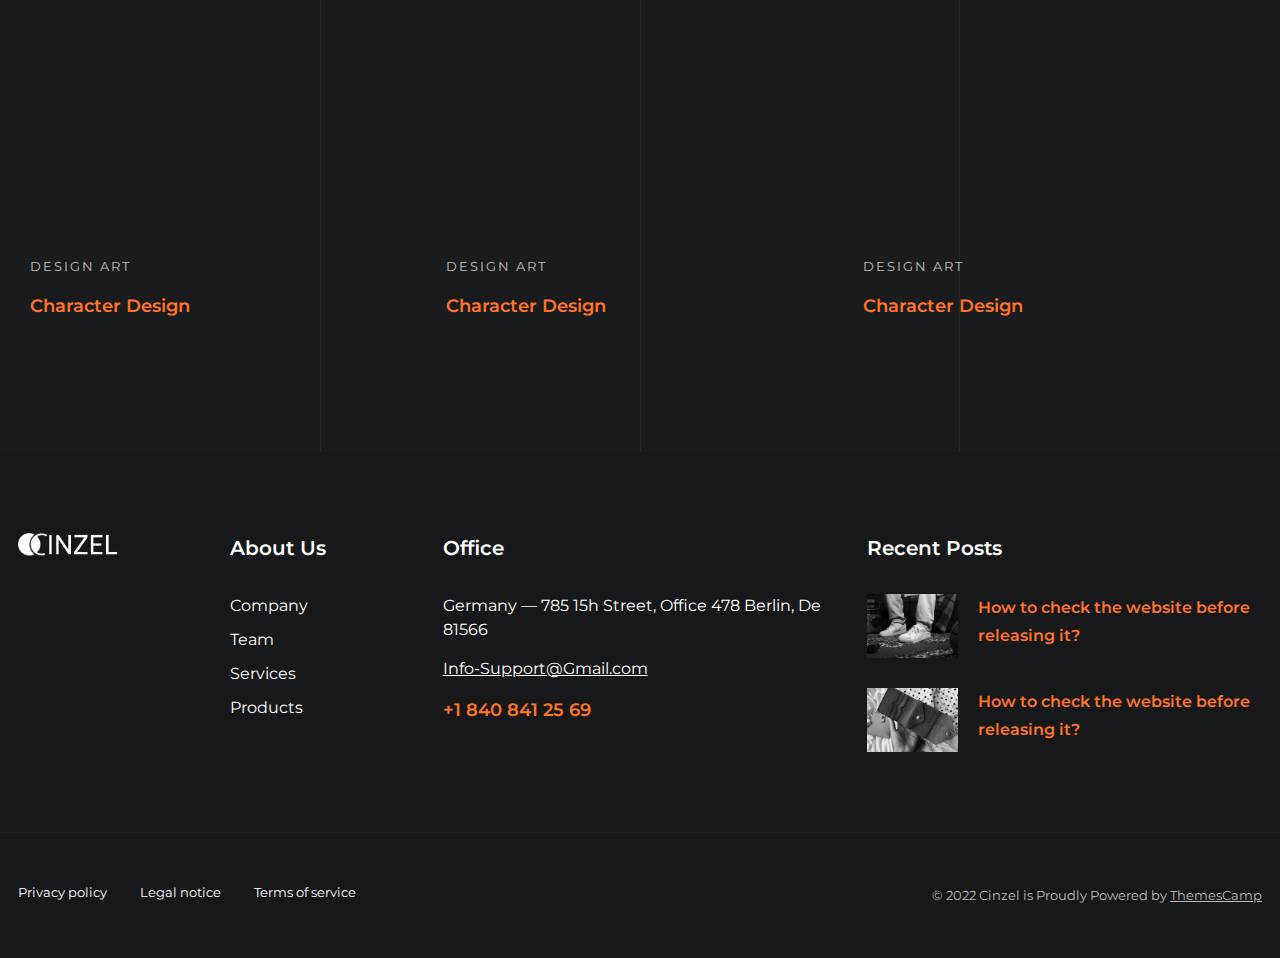
<file: portfolio-grid-3col.html>
<!DOCTYPE html>
<html lang="zxx">

<head>

    <!-- Metas -->
    <meta charset="utf-8">
    <meta http-equiv="X-UA-Compatible" content="IE=edge" />
    <meta name="viewport" content="width=device-width, initial-scale=1, maximum-scale=1" />
    <meta name="keywords" content="HTML5 Template Cinzel Multi-Purpose themeforest" />
    <meta name="description" content="Cinzel - Multi-Purpose HTML5 Template" />
    <meta name="author" content="" />

    <!-- Title  -->
    <title>Cinzel</title>

    <!-- Favicon -->
    <link rel="shortcut icon" href="assets/img/favicon.ico" />

    <!-- Google Fonts -->
    <link
        href="https://fonts.googleapis.com/css2?family=Montserrat:wght@100;200;300;400;500;600;700;800;900&display=swap"
        rel="stylesheet">
    <link href="https://fonts.googleapis.com/css2?family=Syne:wght@400;500;600;700;800&display=swap" rel="stylesheet">

    <!-- Plugins -->
    <link rel="stylesheet" href="assets/css/plugins.css" />

    <!-- Core Style Css -->
    <link rel="stylesheet" href="assets/css/style.css" />

</head>

<body>




    <!-- ==================== Start progress-scroll-button ==================== -->

    <div class="progress-wrap cursor-pointer">
        <svg class="progress-circle svg-content" width="100%" height="100%" viewBox="-1 -1 102 102">
            <path d="M50,1 a49,49 0 0,1 0,98 a49,49 0 0,1 0,-98" />
        </svg>
    </div>

    <!-- ==================== End progress-scroll-button ==================== -->



    <!-- ==================== Start cursor ==================== -->

    <div class="mouse-cursor cursor-outer"></div>
    <div class="mouse-cursor cursor-inner"></div>

    <!-- ==================== End cursor ==================== -->



    <!-- ==================== Start Navbar ==================== -->

    <nav class="navbar navbar-expand-lg light">
        <div class="container-xxl">
            <a class="navbar-brand" href="#0">
                <div class="logo">
                    <div class="logo-light">
                        <img src="assets/img/logo-light.png" alt="">
                    </div>
                    <div class="logo-dark">
                        <img src="assets/img/logo-dark.png" alt="">
                    </div>
                </div>
            </a>

            <div class="collapse navbar-collapse" id="navbarSupportedContent">
                <ul class="navbar-nav">
                    <li class="nav-item dropdown">
                        <a class="nav-link dropdown-toggle" href="#" role="button" data-bs-toggle="dropdown"
                            aria-expanded="false">
                            Home
                        </a>
                        <ul class="dropdown-menu">
                            <li class="dropdown-item">
                                <a href="#0">Showcase <i class="fas fa-angle-right icon-arrow"></i></a>
                                <ul class="dropdown-side">
                                    <li><a class="dropdown-item" href="showcase-full.html">Fullscreen Slider</a></li>
                                    <li><a class="dropdown-item" href="showcase-interactive-center.html">Interactive Links</a></li>
                                    <li><a class="dropdown-item" href="showcase-interactive-center-horizontal.html">Interactive Links 2</a></li>
                                    <li><a class="dropdown-item" href="showcase-parallax.html">Parallax Slider</a></li>
                                    <li><a class="dropdown-item" href="showcase-column-horizontal.html">Columns Horizontal</a></li>
                                </ul>
                            </li>
                            <li><a class="dropdown-item" href="home-main.html">Home Main</a></li>
                            <li><a class="dropdown-item" href="home-creative.html">Creative Studio</a></li>
                            <li><a class="dropdown-item" href="home-modern.html">Modern Agency</a></li>
                            <li><a class="dropdown-item" href="home-business.html">Business Corporate</a></li>
                            <li><a class="dropdown-item" href="home-arch.html">Architecture</a></li>
                            <li><a class="dropdown-item" href="home-freelancer.html">Freelancer</a></li>
                            <li><a class="dropdown-item" href="home-agency.html">Digital Agency</a></li>
                            <li><a class="dropdown-item" href="home-fullpage-scroll.html">One Page Scrolling</a></li>
                            <li><a class="dropdown-item" href="home-portfolio-grid.html">Creative Agency</a></li>
                            <li><a class="dropdown-item" href="home-portfolio-minimal.html">Minimal Portfolio</a></li>
                        </ul>
                    </li>

                    <li class="nav-item dropdown">
                        <a class="nav-link dropdown-toggle" href="#" role="button" data-bs-toggle="dropdown"
                            aria-expanded="false">
                            Pages
                        </a>
                        <ul class="dropdown-menu">
                            <li class="dropdown-item">
                                <a href="#0">About <i class="fas fa-angle-right icon-arrow"></i></a>
                                <ul class="dropdown-side">
                                    <li><a class="dropdown-item" href="pg-about-us.html">About Us 1</a></li>
                                    <li><a class="dropdown-item" href="pg-about-us2.html">About Us 2</a></li>
                                </ul>
                            </li>
                            <li class="dropdown-item">
                                <a href="#0">Services <i class="fas fa-angle-right icon-arrow"></i></a>
                                <ul class="dropdown-side">
                                    <li><a class="dropdown-item" href="pg-services.html">Services 1</a>
                                    </li>
                                    <li><a class="dropdown-item" href="pg-services2.html">Services 2</a>
                                    </li>
                                </ul>
                            </li>
                            <li><a class="dropdown-item" href="pg-our-team.html">Our Team</a></li>
                            <li><a class="dropdown-item" href="pg-contact.html">Get In Touch</a></li>
                            <li><a class="dropdown-item" href="pg-mission.html">Our Mission</a></li>
                            <li><a class="dropdown-item" href="404.html">Error 404</a></li>
                            <li><a class="dropdown-item" href="coming-soon.html">Coming Soon</a></li>
                        </ul>
                    </li>
                    <li class="nav-item dropdown">
                        <a class="nav-link dropdown-toggle" href="#" role="button" data-bs-toggle="dropdown"
                            aria-expanded="false">
                            Portfolio
                        </a>
                        <ul class="dropdown-menu">
                            <li class="dropdown-item">
                                <a href="#0">Grid <i class="fas fa-angle-right icon-arrow"></i></a>
                                <ul class="dropdown-side">
                                    <li><a class="dropdown-item" href="portfolio-grid-2col.html">Grid 2 Columns</a></li>
                                    <li><a class="dropdown-item" href="portfolio-grid-3col.html">Grid 3 Columns</a></li>
                                    <li><a class="dropdown-item" href="portfolio-grid-4col.html">Grid 4 Columns</a></li>
                                </ul>
                            </li>
                            <li class="dropdown-item">
                                <a href="#0">Masonry <i class="fas fa-angle-right icon-arrow"></i></a>
                                <ul class="dropdown-side">
                                    <li><a class="dropdown-item" href="portfolio-masonry-classic.html">Masonry
                                            Classic</a></li>
                                    <li><a class="dropdown-item" href="portfolio-masonry-shadow.html">Masonry Shadow</a>
                                    </li>
                                    <li><a class="dropdown-item" href="portfolio-masonry-overlay.html">Masonry
                                            Overlay</a></li>
                                    <li><a class="dropdown-item" href="portfolio-masonry-big-space.html">Masonry Wide
                                            Space</a></li>
                                    <li><a class="dropdown-item" href="portfolio-masonry-caption-cursor.html">Masonry
                                            Cursor Caption</a></li>
                                </ul>
                            </li>
                            <li><a class="dropdown-item" href="portfolio-layout-hover-effect.html">Hover Effect</a></li>
                            <li><a class="dropdown-item" href="portfolio-layout-metro.html">Layout Metro</a></li>
                            <li><a class="dropdown-item" href="portfolio-layout-packery.html">Layout Packery</a></li>
                            <li><a class="dropdown-item" href="project-details.html">Project Details</a></li>
                        </ul>
                    </li>
                    <li class="nav-item dropdown">
                        <a class="nav-link dropdown-toggle" href="#" role="button" data-bs-toggle="dropdown"
                            aria-expanded="false">
                            Blogs
                        </a>
                        <ul class="dropdown-menu show-left">
                            <li class="dropdown-item">
                                <a href="#0">Blog Grid <i class="fas fa-angle-right icon-arrow"></i></a>
                                <ul class="dropdown-side">
                                    <li><a class="dropdown-item" href="blog-grid-2col.html">Grid 2 Columns + Sidebar</a>
                                    </li>
                                    <li><a class="dropdown-item" href="blog-grid-3col.html">Grid 3 Columns</a></li>
                                    <li><a class="dropdown-item" href="blog-grid-4col.html">Grid 4 Columns</a></li>
                                </ul>
                            </li>
                            <li class="dropdown-item">
                                <a href="#0">Blog Masonry <i class="fas fa-angle-right icon-arrow"></i></a>
                                <ul class="dropdown-side">
                                    <li><a class="dropdown-item" href="blog-masonry-2col.html">Masonry 2 Columns +
                                            Sidebar</a>
                                    </li>
                                    <li><a class="dropdown-item" href="blog-masonry-3col.html">Masonry 3 Columns</a>
                                    </li>
                                    <li><a class="dropdown-item" href="blog-masonry-4col.html">Masonry 4 Columns</a>
                                    </li>
                                </ul>
                            </li>
                            <li><a class="dropdown-item" href="blog-classic.html">Blog Calssic</a></li>
                            <li><a class="dropdown-item" href="blog-list.html">Blog List</a></li>
                            <li><a class="dropdown-item" href="blog-post.html">Post Details</a></li>
                        </ul>
                    </li>
                    <li class="nav-item">
                        <a class="nav-link" href="pg-contact2.html">
                            Contact
                        </a>
                    </li>
                </ul>
                <div class="nav-info-right d-flex align-items-center">
                    <div class="social">
                        <ul class="rest">
                            <li>
                                <a href="#0"><i class="fab fa-facebook-f"></i></a>
                                <a href="#0"><i class="fab fa-twitter"></i></a>
                                <a href="#0"><i class="fab fa-dribbble"></i></a>
                            </li>
                        </ul>
                    </div>
                    <div class="dark-mode-icon">
                        <button type="button" class="theme-icon">
                            <i aria-hidden="true" class="pe-7s-moon moon" title="Toggle between dark and light mode"></i>
                            <i aria-hidden="true" class="pe-7s-sun sun" title="Toggle between dark and light mode"></i>
                        </button>
                    </div>
                </div>
            </div>

            <button class="navbar-toggler" type="button" data-bs-toggle="collapse"
                data-bs-target="#navbarSupportedContent" aria-controls="navbarSupportedContent" aria-expanded="false"
                aria-label="Toggle navigation">
                <i class="fas fa-bars"></i>
            </button>
        </div>
    </nav>

    <!-- ==================== End Navbar ==================== -->



    <main>

        <div class="vline"></div>


        <!-- ==================== Start Slider ==================== -->

        <header class="pg-header style2 bg-img parallaxie valign" data-background="assets/img/slider/8.jpg"
            data-overlay-dark="6">
            <div class="container-xxl ontop">
                <div class="row">
                    <div class="col-12">
                        <div class="cont mb-80">
                            <h6 class="sub-title"><a href="home-main.html">Home</a> <span class="ml-20 mr-20">/</span>
                                <span class="main-color">Portfolio</span>
                            </h6>
                            <h1 class="fw-700 fz-70">Grid 3 Columns.</h1>
                        </div>
                    </div>
                </div>
            </div>
            <div class="shadw"></div>
        </header>

        <!-- ==================== End Slider ==================== -->



        <!-- ==================== Start Portfolio ==================== -->

        <section class="portfolio section-padding pb-80">
            <div class="container-xxl">

                <div class="row">
                    <!-- filter links -->
                    <div class="filtering col-12 mb-80 text-center">
                        <div class="filter">
                            <span class="text">Filter By :</span>
                            <span data-filter='*' class='active' data-count="06">All</span>
                            <span data-filter='.brand' data-count="02">Branding</span>
                            <span data-filter='.app' data-count="02">Mobile App</span>
                            <span data-filter='.web' data-count="02">Creative</span>
                        </div>
                    </div>
                </div>

                <div class="gallery grid">

                    <div class="row">

                        <div class="col-lg-4 col-md-6 items brand mb-50">
                            <div class="item-img">
                                <a href="project-details.html" class="imago wow">
                                    <div class="inner wow">
                                        <img src="assets/img/works/grid/1.jpg" alt="image">
                                    </div>
                                </a>
                            </div>
                            <div class="info mt-30">
                                <span class="sub-title tag opacity-7"><a href="project-details.html">Design ART</a></span>
                                <h6><a href="project-details.html">Character Design</a></h6>
                            </div>
                        </div>

                        <div class="col-lg-4 col-md-6 items app mb-50">
                            <div class="item-img">
                                <a href="project-details.html" class="imago wow">
                                    <div class="inner wow">
                                        <img src="assets/img/works/grid/8.jpg" alt="image">
                                    </div>
                                </a>
                            </div>
                            <div class="info mt-30">
                                <span class="sub-title tag opacity-7"><a href="project-details.html">Design ART</a></span>
                                <h6><a href="project-details.html">Character Design</a></h6>
                            </div>
                        </div>

                        <div class="col-lg-4 col-md-6 items web mb-50">
                            <div class="item-img">
                                <a href="project-details.html" class="imago wow">
                                    <div class="inner wow">
                                        <img src="assets/img/works/grid/3.jpg" alt="image">
                                    </div>
                                </a>
                            </div>
                            <div class="info mt-30">
                                <span class="sub-title tag opacity-7"><a href="project-details.html">Design ART</a></span>
                                <h6><a href="project-details.html">Character Design</a></h6>
                            </div>
                        </div>

                        <div class="col-lg-4 col-md-6 items brand mb-50">
                            <div class="item-img">
                                <a href="project-details.html" class="imago wow">
                                    <div class="inner wow">
                                        <img src="assets/img/works/grid/4.jpg" alt="image">
                                    </div>
                                </a>
                            </div>
                            <div class="info mt-30">
                                <span class="sub-title tag opacity-7"><a href="project-details.html">Design ART</a></span>
                                <h6><a href="project-details.html">Character Design</a></h6>
                            </div>
                        </div>

                        <div class="col-lg-4 col-md-6 items web mb-50">
                            <div class="item-img">
                                <a href="project-details.html" class="imago wow">
                                    <div class="inner wow">
                                        <img src="assets/img/works/grid/5.jpg" alt="image">
                                    </div>
                                </a>
                            </div>
                            <div class="info mt-30">
                                <span class="sub-title tag opacity-7"><a href="project-details.html">Design ART</a></span>
                                <h6><a href="project-details.html">Character Design</a></h6>
                            </div>
                        </div>

                        <div class="col-lg-4 col-md-6 items app mb-50">
                            <div class="item-img">
                                <a href="project-details.html" class="imago wow">
                                    <div class="inner wow">
                                        <img src="assets/img/works/grid/6.jpg" alt="image">
                                    </div>
                                </a>
                            </div>
                            <div class="info mt-30">
                                <span class="sub-title tag opacity-7"><a href="project-details.html">Design ART</a></span>
                                <h6><a href="project-details.html">Character Design</a></h6>
                            </div>
                        </div>

                    </div>

                </div>

            </div>
        </section>

        <!-- ==================== End Portfolio ==================== -->


    </main>


    <!-- ==================== Start Footer ==================== -->

    <footer class="main-footer sub-bg">

        <div class="container-xxl pt-80 pb-80">
            <div class="row">
                <div class="col-lg-2 col-md-6">
                    <div class="clumn md-mb50">
                        <div class="logo">
                            <a href="#0">
                                <img src="assets/img/logo-light.png" alt="">
                            </a>
                        </div>
                    </div>
                </div>
                <div class="col-lg-2 col-md-6">
                    <div class="clumn md-mb50">
                        <h5 class="title fw-600 fz-20 mb-30">About Us</h5>
                        <ul class="cmp-links">
                            <li class="mb-10">
                                <a href="pg-about-us2.html">Company</a>
                            </li>
                            <li class="mb-10">
                                <a href="pg-our-team.html">Team</a>
                            </li>
                            <li class="mb-10">
                                <a href="pg-services2.html">Services</a>
                            </li>
                            <li class="mb-10">
                                <a href="portfolio-grid-4col.html">Products</a>
                            </li>
                        </ul>
                    </div>
                </div>
                <div class="col-lg-4 col-md-6">
                    <div class="clumn sm-mb50">
                        <h5 class="title fw-600 fz-20 mb-30">Office</h5>
                        <ul class="address">
                            <li class="adrs mb-15">Germany — 785 15h Street, Office 478 Berlin, De 81566</li>
                            <li class="eml underline mb-15">
                                <a href="mailto:example@website.com">Info-Support@Gmail.com</a>
                            </li>
                            <li class="tel">
                                <h6>+1 840 841 25 69</h6>
                            </li>
                        </ul>
                    </div>
                </div>
                <div class="col-lg-4 col-md-6">
                    <div class="clumn">
                        <h5 class="title fw-600 fz-20 mb-30">Recent Posts</h5>
                        <ul class="rc-post">
                            <li>
                                <a href="blog-list.html" class="flex mb-30">
                                    <div class="img">
                                        <img src="assets/img/blog/c3.jpg" alt="">
                                    </div>
                                    <div class="cont">
                                        <h6 class="fz-16 line-height-28">How to check the website before
                                            releasing it?</h6>
                                    </div>
                                </a>
                            </li>
                            <li>
                                <a href="blog-list.html" class="flex">
                                    <div class="img">
                                        <img src="assets/img/blog/c1.jpg" alt="">
                                    </div>
                                    <div class="cont">
                                        <h6 class="fz-16 line-height-28">How to check the website before
                                            releasing it?</h6>
                                    </div>
                                </a>
                            </li>
                        </ul>
                    </div>
                </div>
            </div>
        </div>

        <div class="sub-footer pb-50 pt-50 bord-thin-top">
            <div class="container-xxl">
                <div class="row">
                    <div class="col-lg-6">
                        <div class="horizontal-link fz-13">
                            <ul class="rest">
                                <li class="mr-30">
                                    <a href="pg-mission.html">Privacy policy</a>
                                </li>
                                <li class="mr-30">
                                    <a href="pg-mission.html">Legal notice</a>
                                </li>
                                <li>
                                    <a href="pg-mission.html">Terms of service</a>
                                </li>
                            </ul>
                        </div>
                    </div>
                    <div class="col-lg-6">
                        <div class="copyrights d-flex justify-content-end">
                            <p class="fz-13">© 2022 Cinzel is Proudly Powered by <span class="underline"><a
                                        href="https://themeforest.net/user/ThemesCamp"
                                        target="_blank">ThemesCamp</a></span></p>
                        </div>
                    </div>
                </div>
            </div>
        </div>
    </footer>

    <!-- ==================== End Footer ==================== -->







    <!-- jQuery -->
    <script src="assets/js/jquery-3.6.0.min.js"></script>
    <script src="assets/js/jquery-migrate-3.4.0.min.js"></script>

    <!-- plugins -->
    <script src="assets/js/plugins.js"></script>

    <!-- custom scripts -->
    <script src="assets/js/scripts.js"></script>

</body>

</html>
</file>
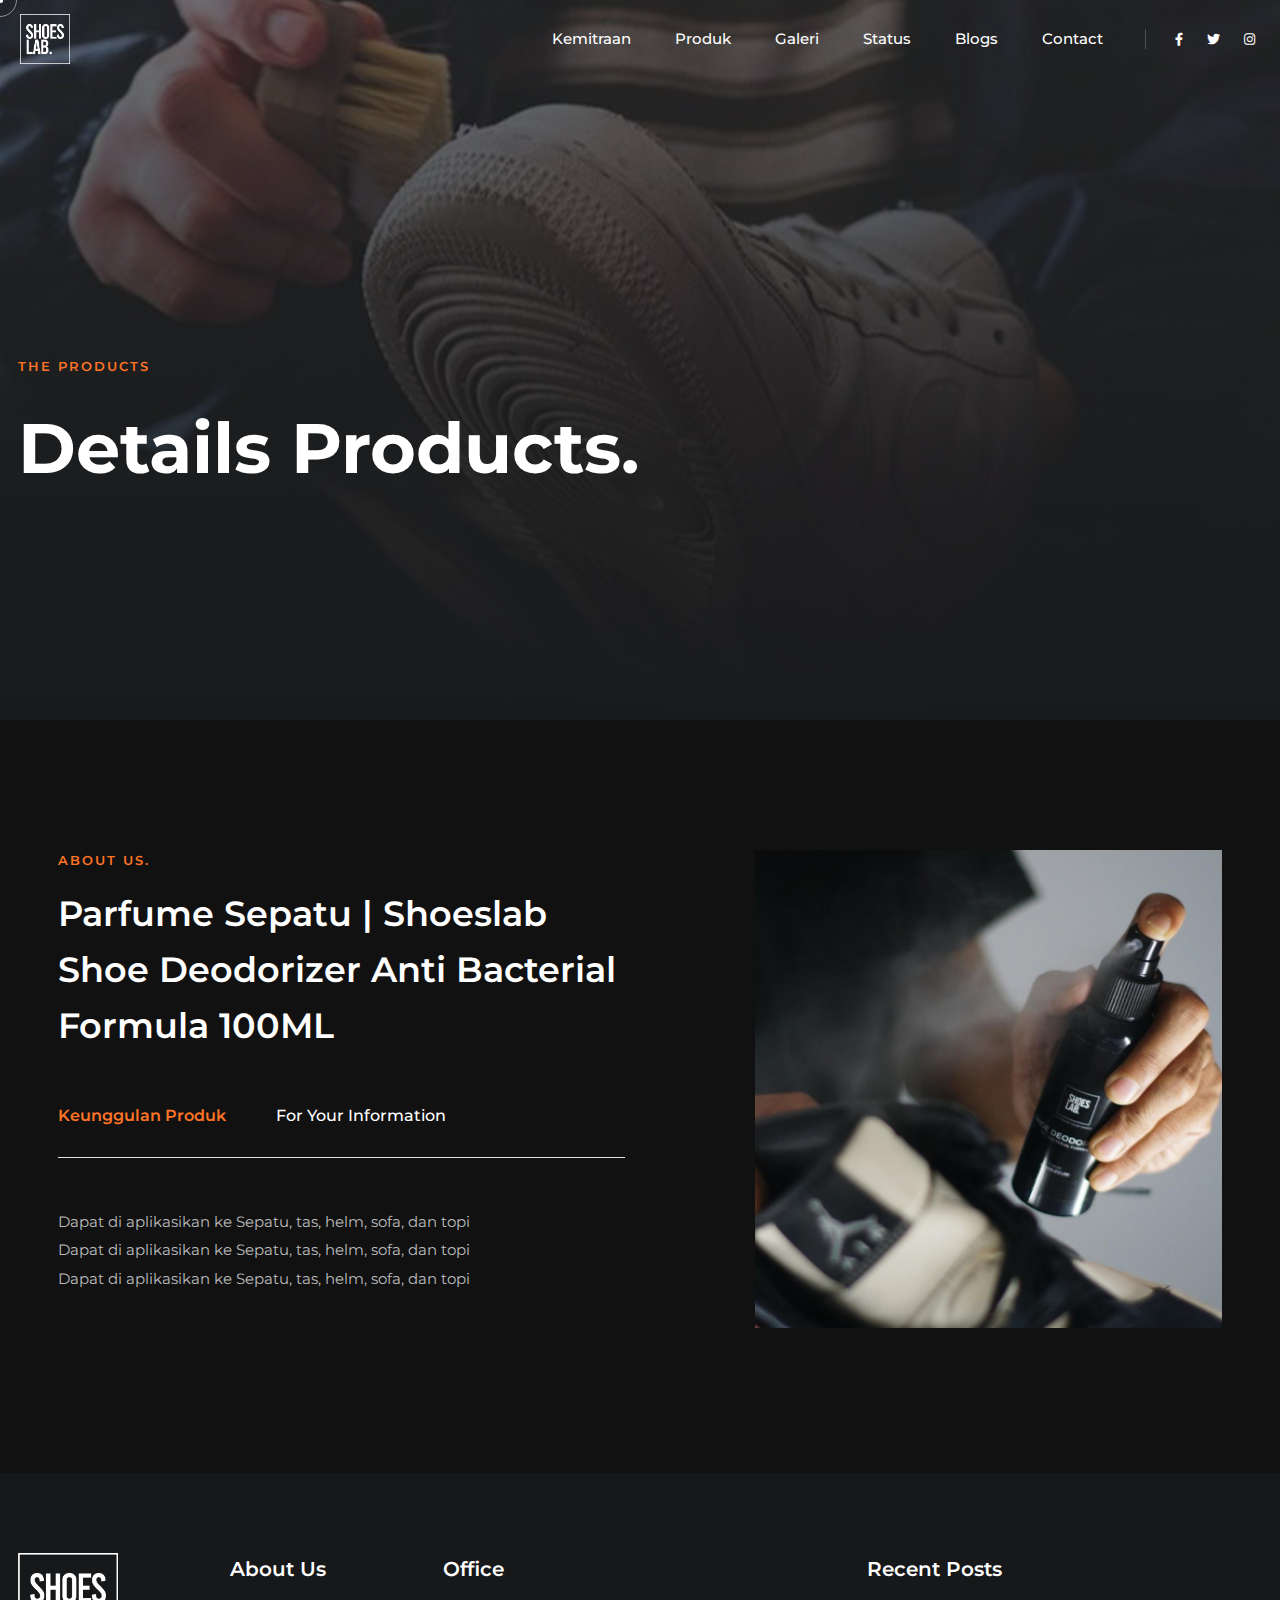
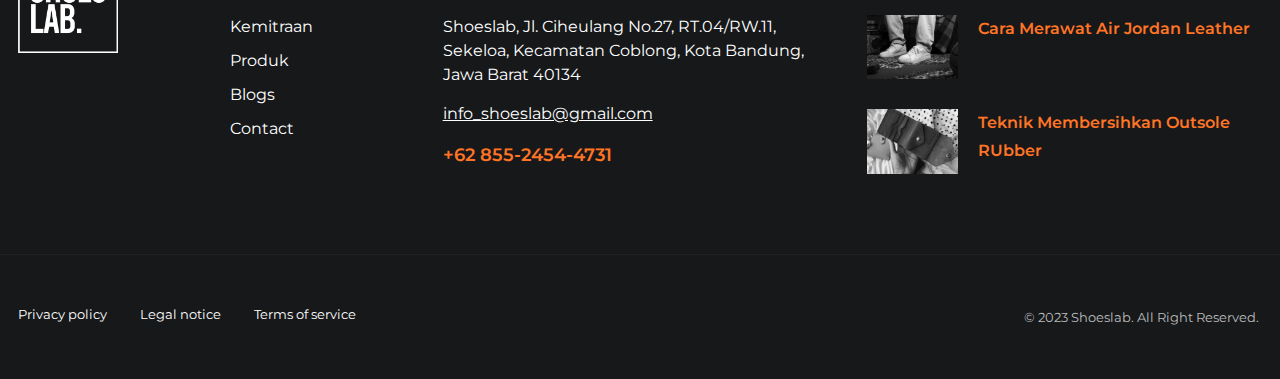
<file: product - Copy.html>
<!DOCTYPE html>
<html lang="zxx">

<head>

    <!-- Metas -->
    <meta charset="utf-8">
    <meta http-equiv="X-UA-Compatible" content="IE=edge" />
    <meta name="viewport" content="width=device-width, initial-scale=1, maximum-scale=1" />
    <meta name="keywords" content="Shoeslab, Sneaker, Laundry, Kemitraan" />
    <meta name="description" content="Shoeslab Description Here" />
    <meta name="itsfahmi" content="xyz" />

    <!-- Title  -->
    <title>Shoeslab.id</title>

    <!-- Favicon -->
    <link rel="shortcut icon" href="assets/img/favicon.ico" />

    <!-- Google Fonts -->
    <link href="https://fonts.googleapis.com/css2?family=Montserrat:wght@100;200;300;400;500;600;700;800;900&display=swap" rel="stylesheet">
    <link href="https://fonts.googleapis.com/css2?family=Syne:wght@400;500;600;700;800&display=swap" rel="stylesheet">

    <!-- Plugins -->
    <link rel="stylesheet" href="assets/css/plugins.css" />

    <!-- Core Style Css -->
    <link rel="stylesheet" href="assets/css/style.css" />

</head>

<body>




    <!-- ==================== Start progress-scroll-button ==================== -->

    <div class="progress-wrap cursor-pointer">
        <svg class="progress-circle svg-content" width="100%" height="100%" viewBox="-1 -1 102 102">
            <path d="M50,1 a49,49 0 0,1 0,98 a49,49 0 0,1 0,-98" />
        </svg>
    </div>

    <!-- ==================== End progress-scroll-button ==================== -->



    <!-- ==================== Start cursor ==================== -->

    <div class="mouse-cursor cursor-outer"></div>
    <div class="mouse-cursor cursor-inner"></div>

    <!-- ==================== End cursor ==================== -->




    <!-- ==================== Start Navbar ==================== -->

    <nav class="navbar navbar-expand-lg light">
        <div class="container-xxl">
            <a class="navbar-brand" href="index.html">
                <div class="logo">
                    <div class="logo-light">
                        <img src="assets/img/logo-light-2.png" alt="">
                    </div>
                    <div class="logo-dark">
                        <img src="assets/img/logo-dark-2.png" alt="">
                    </div>
                </div>
            </a>

            <div class="collapse navbar-collapse" id="navbarSupportedContent">
                <ul class="navbar-nav">
                    <li class="nav-item dropdown">
                        <a class="nav-link" href="kemitraan.html">Kemitraan </a>
                    </li>
                    <li class="nav-item dropdown">
                        <a class="nav-link" href="product.html">Produk </a>
                    </li>
                    <li class="nav-item dropdown">
                        <a class="nav-link" href="galeri.html">Galeri </a>
                    </li>
                    <li class="nav-item">
                        <a class="nav-link" href="status.html">Status</a>
                    </li>
                    <li class="nav-item">
                        <a class="nav-link" href="blog.html"> Blogs</a>
                    </li>
                    <li class="nav-item">
                        <a class="nav-link" href="contact.html">
                Contact
            </a>
                    </li>
                </ul>
                <div class="nav-info-right d-flex align-items-center">
                    <div class="social">
                        <ul class="rest">
                            <li>
                                <a href="#"><i class="fab fa-facebook-f"></i></a>
                                <a href="#"><i class="fab fa-twitter"></i></a>
                                <a href="#"><i class="fab fa-instagram"></i></a>
                            </li>
                        </ul>
                    </div>
                </div>
            </div>

            <button class="navbar-toggler" type="button" data-bs-toggle="collapse" data-bs-target="#navbarSupportedContent" aria-controls="navbarSupportedContent" aria-expanded="false" aria-label="Toggle navigation">
    <i class="fas fa-bars"></i>
</button>
        </div>
    </nav>

    <!-- ==================== End Navbar ==================== -->




    <main>

        <div class="vline"></div>


        <!-- ==================== Start Slider ==================== -->

        <header class="pg-header style2 bg-img parallaxie valign" data-background="assets/img/slider/8.jpg" data-overlay-dark="6">
            <div class="container-xxl ontop">
                <div class="row">
                    <div class="col-12">
                        <div class="cont mb-80">
                            <h6 class="sub-title">
                                <span class="main-color">The Products</span>
                            </h6>
                            <h1 class="fw-700 fz-70">Details Products.</h1>
                        </div>
                    </div>
                </div>
            </div>
            <div class="shadw"></div>
        </header>

        <!-- ==================== End Slider ==================== -->



        <!-- ==================== Start Portfolio ==================== -->

        <!-- ==================== Start about ==================== -->

        <section class="about-busin section-padding o-hidden">
            <div class="container">
                <div class="row">
                    <div class="col-lg-6 valign">
                        <div class="cont md-mb50">
                            <h6 class="sub-title main-color">About Us.</h6>
                            <h3>Parfume Sepatu | Shoeslab Shoe Deodorizer Anti Bacterial Formula 100ML</h3>
                            <ul class="nav nav-tabs simpl-bord mt-50" id="myTab" role="tablist">
                                <li class="nav-item" role="presentation">
                                    <span class="nav-link active cursor-pointer" id="vision-tab" data-bs-toggle="tab" data-bs-target="#vision">Keunggulan Produk</span>
                                </li>
                                <li class="nav-item" role="presentation">
                                    <span class="nav-link cursor-pointer" id="mission-tab" data-bs-toggle="tab" data-bs-target="#mission">For Your Information</span>
                                </li>
                            </ul>
                            <div class="tab-content" id="myTabContent">
                                <div class="tab-pane fade show active mt-50 mb-50" id="vision" role="tabpanel" aria-labelledby="vision-tab">
                                    <p>Dapat di aplikasikan ke Sepatu, tas, helm, sofa, dan topi</p>
                                    <p>Dapat di aplikasikan ke Sepatu, tas, helm, sofa, dan topi</p>
                                    <p>Dapat di aplikasikan ke Sepatu, tas, helm, sofa, dan topi</p>
                                </div>
                                <div class="tab-pane fade" id="mission" role="tabpanel" aria-labelledby="mission-tab">
                                    <p>Cinzel is the all-in-one WordPress theme to create your amazing dream website. Easy to use, highly customizable and modern.</p>
                                </div>
                            </div>
                        </div>
                    </div>
                    <div class="col-lg-5 offset-lg-1">
                        <div class="img-exp">
                            <img src="assets/img/intro/4.jpg" alt="">

                        </div>
                    </div>
                </div>
            </div>
        </section>

        <!-- ==================== End Portfolio ==================== -->


    </main>


    <!-- ==================== Start Footer ==================== -->

    <footer class="main-footer sub-bg o-hidden">

        <div class="container-xxl pt-80 pb-80">
            <div class="row">
                <div class="col-lg-2 col-md-6">
                    <div class="clumn md-mb50">
                        <div class="logo">
                            <a href="#0">
                                <img src="assets/img/logo-light-2.png" alt="">
                            </a>
                        </div>
                    </div>
                </div>
                <div class="col-lg-2 col-md-6">
                    <div class="clumn md-mb50">
                        <h5 class="title fw-600 fz-20 mb-30">About Us</h5>
                        <ul class="cmp-links">
                            <li class="mb-10">
                                <a href="#">Kemitraan</a>
                                <!-- <a href="pg-about-us2.html">Company</a> -->
                            </li>
                            <li class="mb-10">
                                <a href="#">Produk</a>
                                <!-- <a href="pg-our-team.html">Team</a> -->
                            </li>
                            <li class="mb-10">
                                <a href="#">Blogs</a>
                                <!-- <a href="pg-services2.html">Services</a> -->
                            </li>
                            <li class="mb-10">
                                <a href="#">Contact</a>
                                <!-- <a href="portfolio-grid-4col.html">Products</a> -->
                            </li>
                        </ul>
                    </div>
                </div>
                <div class="col-lg-4 col-md-6">
                    <div class="clumn sm-mb50">
                        <h5 class="title fw-600 fz-20 mb-30">Office</h5>
                        <ul class="address">
                            <li class="adrs mb-15">Shoeslab, Jl. Ciheulang No.27, RT.04/RW.11, Sekeloa, Kecamatan Coblong, Kota Bandung, Jawa Barat 40134</li>
                            <li class="eml underline mb-15">
                                <a href="mailto:example@website.com">info_shoeslab@gmail.com</a>
                            </li>
                            <li class="tel">
                                <h6>+62 855-2454-4731</h6>
                            </li>
                        </ul>
                    </div>
                </div>
                <div class="col-lg-4 col-md-6">
                    <div class="clumn">
                        <h5 class="title fw-600 fz-20 mb-30">Recent Posts</h5>
                        <ul class="rc-post">
                            <li>
                                <a href="blog-list.html" class="flex mb-30">
                                    <div class="img">
                                        <img src="assets/img/blog/c3.jpg" alt="">
                                    </div>
                                    <div class="cont">
                                        <h6 class="fz-16 line-height-28">Cara Merawat Air Jordan Leather</h6>
                                    </div>
                                </a>
                            </li>
                            <li>
                                <a href="blog-list.html" class="flex">
                                    <div class="img">
                                        <img src="assets/img/blog/c1.jpg" alt="">
                                    </div>
                                    <div class="cont">
                                        <h6 class="fz-16 line-height-28">Teknik Membersihkan Outsole RUbber</h6>
                                    </div>
                                </a>
                            </li>

                        </ul>
                    </div>
                </div>
            </div>
        </div>

        <div class="sub-footer pb-50 pt-50 bord-thin-top">
            <div class="container-xxl">
                <div class="row">
                    <div class="col-lg-6">
                        <div class="horizontal-link fz-13">
                            <ul class="rest">
                                <li class="mr-30">
                                    <a href="pg-mission.html">Privacy policy</a>
                                </li>
                                <li class="mr-30">
                                    <a href="pg-mission.html">Legal notice</a>
                                </li>
                                <li>
                                    <a href="pg-mission.html">Terms of service</a>
                                </li>
                            </ul>
                        </div>
                    </div>
                    <div class="col-lg-6">
                        <div class="copyrights d-flex justify-content-end">
                            <p class="fz-13">© 2023 Shoeslab. All Right Reserved. <span class="underline"></span></p>
                        </div>
                    </div>
                </div>
            </div>
        </div>
    </footer>

    <!-- ==================== End Footer ==================== -->








    <!-- jQuery -->
    <script src="assets/js/jquery-3.6.0.min.js "></script>
    <script src="assets/js/jquery-migrate-3.4.0.min.js "></script>

    <!-- plugins -->
    <script src="assets/js/plugins.js "></script>

    <!-- custom scripts -->
    <script src="assets/js/scripts.js "></script>

</body>

</html>
</file>
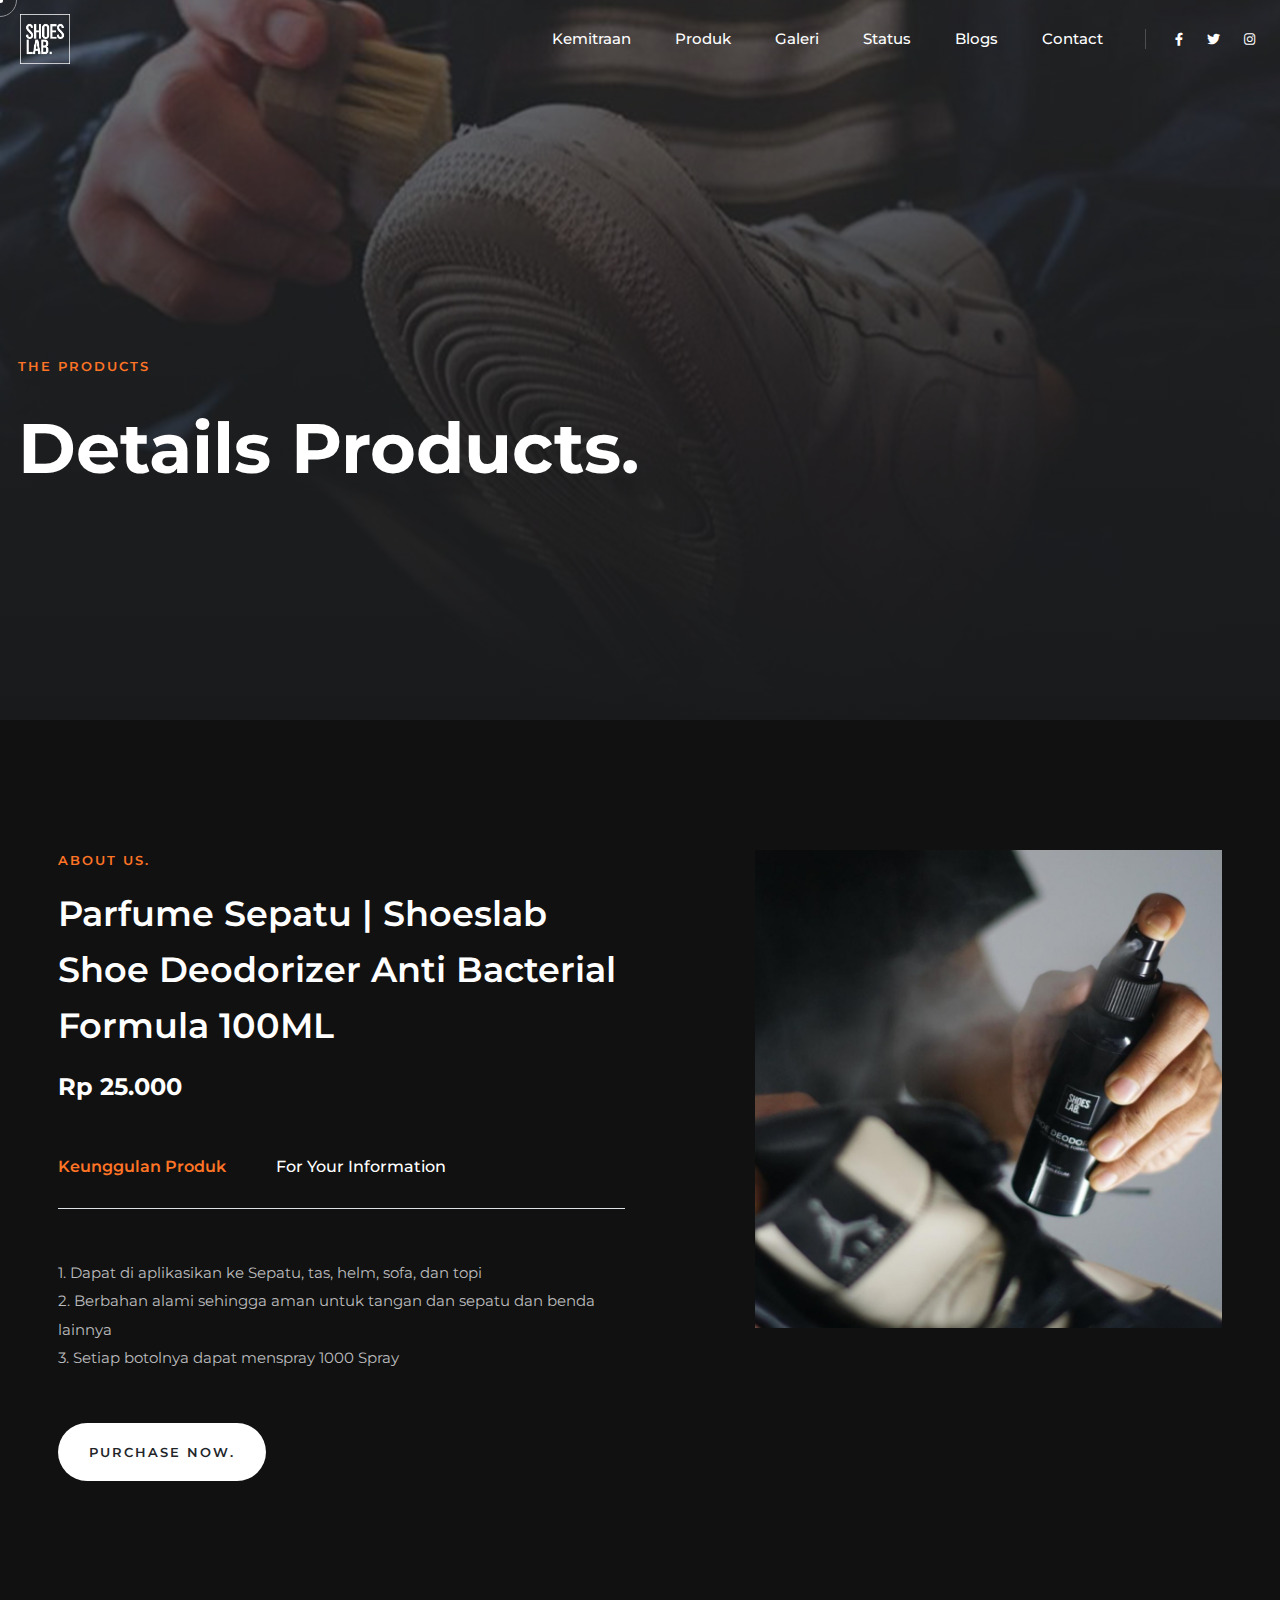
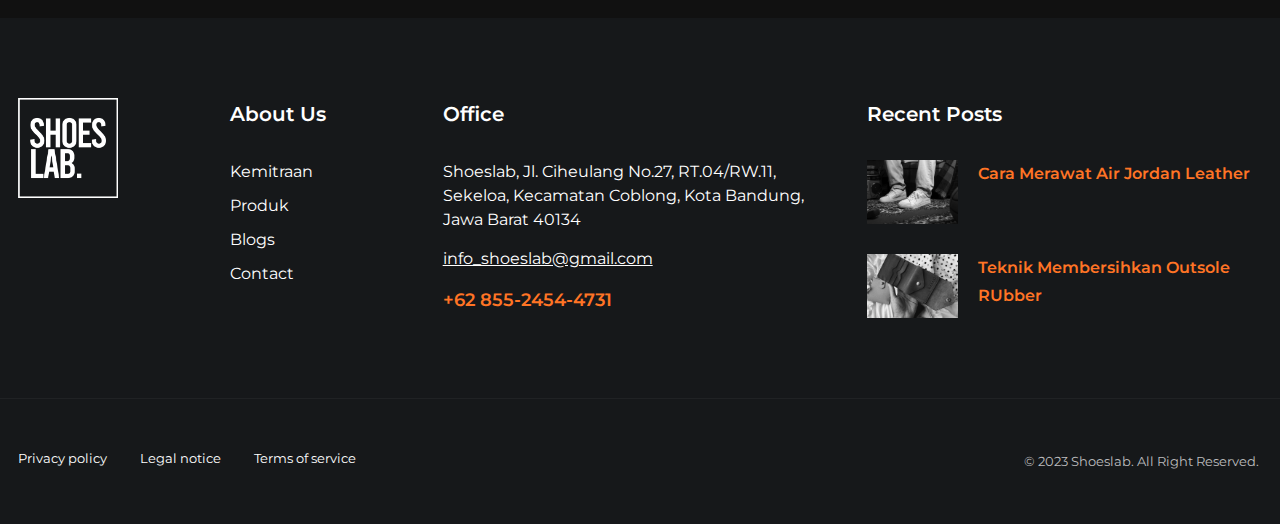
<file: product-detail.html>
<!DOCTYPE html>
<html lang="zxx">

<head>

    <!-- Metas -->
    <meta charset="utf-8">
    <meta http-equiv="X-UA-Compatible" content="IE=edge" />
    <meta name="viewport" content="width=device-width, initial-scale=1, maximum-scale=1" />
    <meta name="keywords" content="Shoeslab, Sneaker, Laundry, Kemitraan" />
    <meta name="description" content="Shoeslab Description Here" />
    <meta name="itsfahmi" content="xyz" />

    <!-- Title  -->
    <title>Shoeslab.id</title>

    <!-- Favicon -->
    <link rel="shortcut icon" href="assets/img/favicon.ico" />

    <!-- Google Fonts -->
    <link href="https://fonts.googleapis.com/css2?family=Montserrat:wght@100;200;300;400;500;600;700;800;900&display=swap" rel="stylesheet">
    <link href="https://fonts.googleapis.com/css2?family=Syne:wght@400;500;600;700;800&display=swap" rel="stylesheet">

    <!-- Plugins -->
    <link rel="stylesheet" href="assets/css/plugins.css" />

    <!-- Core Style Css -->
    <link rel="stylesheet" href="assets/css/style.css" />

</head>

<body>




    <!-- ==================== Start progress-scroll-button ==================== -->

    <div class="progress-wrap cursor-pointer">
        <svg class="progress-circle svg-content" width="100%" height="100%" viewBox="-1 -1 102 102">
            <path d="M50,1 a49,49 0 0,1 0,98 a49,49 0 0,1 0,-98" />
        </svg>
    </div>

    <!-- ==================== End progress-scroll-button ==================== -->



    <!-- ==================== Start cursor ==================== -->

    <div class="mouse-cursor cursor-outer"></div>
    <div class="mouse-cursor cursor-inner"></div>

    <!-- ==================== End cursor ==================== -->




    <!-- ==================== Start Navbar ==================== -->

    <nav class="navbar navbar-expand-lg light">
        <div class="container-xxl">
            <a class="navbar-brand" href="index.html">
                <div class="logo">
                    <div class="logo-light">
                        <img src="assets/img/logo-light-2.png" alt="">
                    </div>
                    <div class="logo-dark">
                        <img src="assets/img/logo-dark-2.png" alt="">
                    </div>
                </div>
            </a>

            <div class="collapse navbar-collapse" id="navbarSupportedContent">
                <ul class="navbar-nav">
                    <li class="nav-item dropdown">
                        <a class="nav-link" href="kemitraan.html">Kemitraan </a>
                    </li>
                    <li class="nav-item dropdown">
                        <a class="nav-link" href="product.html">Produk </a>
                    </li>
                    <li class="nav-item dropdown">
                        <a class="nav-link" href="galeri.html">Galeri </a>
                    </li>
                    <li class="nav-item">
                        <a class="nav-link" href="status.html">Status</a>
                    </li>
                    <li class="nav-item">
                        <a class="nav-link" href="blog.html"> Blogs</a>
                    </li>
                    <li class="nav-item">
                        <a class="nav-link" href="contact.html">
                Contact
            </a>
                    </li>
                </ul>
                <div class="nav-info-right d-flex align-items-center">
                    <div class="social">
                        <ul class="rest">
                            <li>
                                <a href="#"><i class="fab fa-facebook-f"></i></a>
                                <a href="#"><i class="fab fa-twitter"></i></a>
                                <a href="#"><i class="fab fa-instagram"></i></a>
                            </li>
                        </ul>
                    </div>
                </div>
            </div>

            <button class="navbar-toggler" type="button" data-bs-toggle="collapse" data-bs-target="#navbarSupportedContent" aria-controls="navbarSupportedContent" aria-expanded="false" aria-label="Toggle navigation">
    <i class="fas fa-bars"></i>
</button>
        </div>
    </nav>

    <!-- ==================== End Navbar ==================== -->




    <main>

        <div class="vline"></div>


        <!-- ==================== Start Slider ==================== -->

        <header class="pg-header style2 bg-img parallaxie valign" data-background="assets/img/slider/8.jpg" data-overlay-dark="6">
            <div class="container-xxl ontop">
                <div class="row">
                    <div class="col-12">
                        <div class="cont mb-80">
                            <h6 class="sub-title">
                                <span class="main-color">The Products</span>
                            </h6>
                            <h1 class="fw-700 fz-70">Details Products.</h1>
                        </div>
                    </div>
                </div>
            </div>
            <div class="shadw"></div>
        </header>

        <!-- ==================== End Slider ==================== -->



        <!-- ==================== Start Portfolio ==================== -->

        <!-- ==================== Start about ==================== -->

        <section class="about-busin section-padding o-hidden">
            <div class="container">
                <div class="row">
                    <div class="col-lg-6 valign">
                        <div class="cont md-mb50">
                            <h6 class="sub-title main-color">About Us.</h6>
                            <h3>Parfume Sepatu | Shoeslab Shoe Deodorizer Anti Bacterial Formula 100ML</h3>
                            <a href="" class=" mt-15 fz-24 fw-700" style="color:white; ">Rp 25.000 </a>
                            <ul class="nav nav-tabs simpl-bord mt-50" id="myTab" role="tablist">
                                <li class="nav-item" role="presentation">
                                    <span class="nav-link active cursor-pointer" id="vision-tab" data-bs-toggle="tab" data-bs-target="#vision">Keunggulan Produk</span>
                                </li>
                                <li class="nav-item" role="presentation">
                                    <span class="nav-link cursor-pointer" id="mission-tab" data-bs-toggle="tab" data-bs-target="#mission">For Your Information</span>
                                </li>
                            </ul>
                            <div class="tab-content" id="myTabContent">
                                <div class="tab-pane fade show active mt-50 mb-50" id="vision" role="tabpanel" aria-labelledby="vision-tab">
                                    <p>1. Dapat di aplikasikan ke Sepatu, tas, helm, sofa, dan topi</p>
                                    <p>2. Berbahan alami sehingga aman untuk tangan dan sepatu dan benda lainnya</p>
                                    <p>3. Setiap botolnya dapat menspray 1000 Spray</p>
                                </div>
                                <div class="tab-pane fade" id="mission" role="tabpanel" aria-labelledby="mission-tab">
                                    <p>1. Dapat menjadi disinfectan dalam keadaan darurat</p>
                                    <p>2. Mengandung alkohol jauhkan dari api</p>
                                    <p>3. Jika ada hal pertanyaan, jangan ragu untuk menanyakan kepada kami</p>
                                </div>
                            </div>
                            <a href="#0" class="butn butn-lg butn-bg radius-30">
                                <span class="text-dark sub-title fw-600 mb-0">Purchase Now.</span>
                            </a>
                        </div>
                    </div>
                    <div class="col-lg-5 offset-lg-1">
                        <div class="img-exp">
                            <img src="assets/img/intro/4.jpg" alt="">

                        </div>
                    </div>
                </div>
            </div>
        </section>

        <!-- ==================== End Portfolio ==================== -->


    </main>


    <!-- ==================== Start Footer ==================== -->

    <footer class="main-footer sub-bg o-hidden">

        <div class="container-xxl pt-80 pb-80">
            <div class="row">
                <div class="col-lg-2 col-md-6">
                    <div class="clumn md-mb50">
                        <div class="logo">
                            <a href="#0">
                                <img src="assets/img/logo-light-2.png" alt="">
                            </a>
                        </div>
                    </div>
                </div>
                <div class="col-lg-2 col-md-6">
                    <div class="clumn md-mb50">
                        <h5 class="title fw-600 fz-20 mb-30">About Us</h5>
                        <ul class="cmp-links">
                            <li class="mb-10">
                                <a href="#">Kemitraan</a>
                                <!-- <a href="pg-about-us2.html">Company</a> -->
                            </li>
                            <li class="mb-10">
                                <a href="#">Produk</a>
                                <!-- <a href="pg-our-team.html">Team</a> -->
                            </li>
                            <li class="mb-10">
                                <a href="#">Blogs</a>
                                <!-- <a href="pg-services2.html">Services</a> -->
                            </li>
                            <li class="mb-10">
                                <a href="#">Contact</a>
                                <!-- <a href="portfolio-grid-4col.html">Products</a> -->
                            </li>
                        </ul>
                    </div>
                </div>
                <div class="col-lg-4 col-md-6">
                    <div class="clumn sm-mb50">
                        <h5 class="title fw-600 fz-20 mb-30">Office</h5>
                        <ul class="address">
                            <li class="adrs mb-15">Shoeslab, Jl. Ciheulang No.27, RT.04/RW.11, Sekeloa, Kecamatan Coblong, Kota Bandung, Jawa Barat 40134</li>
                            <li class="eml underline mb-15">
                                <a href="mailto:example@website.com">info_shoeslab@gmail.com</a>
                            </li>
                            <li class="tel">
                                <h6>+62 855-2454-4731</h6>
                            </li>
                        </ul>
                    </div>
                </div>
                <div class="col-lg-4 col-md-6">
                    <div class="clumn">
                        <h5 class="title fw-600 fz-20 mb-30">Recent Posts</h5>
                        <ul class="rc-post">
                            <li>
                                <a href="blog-list.html" class="flex mb-30">
                                    <div class="img">
                                        <img src="assets/img/blog/c3.jpg" alt="">
                                    </div>
                                    <div class="cont">
                                        <h6 class="fz-16 line-height-28">Cara Merawat Air Jordan Leather</h6>
                                    </div>
                                </a>
                            </li>
                            <li>
                                <a href="blog-list.html" class="flex">
                                    <div class="img">
                                        <img src="assets/img/blog/c1.jpg" alt="">
                                    </div>
                                    <div class="cont">
                                        <h6 class="fz-16 line-height-28">Teknik Membersihkan Outsole RUbber</h6>
                                    </div>
                                </a>
                            </li>

                        </ul>
                    </div>
                </div>
            </div>
        </div>

        <div class="sub-footer pb-50 pt-50 bord-thin-top">
            <div class="container-xxl">
                <div class="row">
                    <div class="col-lg-6">
                        <div class="horizontal-link fz-13">
                            <ul class="rest">
                                <li class="mr-30">
                                    <a href="pg-mission.html">Privacy policy</a>
                                </li>
                                <li class="mr-30">
                                    <a href="pg-mission.html">Legal notice</a>
                                </li>
                                <li>
                                    <a href="pg-mission.html">Terms of service</a>
                                </li>
                            </ul>
                        </div>
                    </div>
                    <div class="col-lg-6">
                        <div class="copyrights d-flex justify-content-end">
                            <p class="fz-13">© 2023 Shoeslab. All Right Reserved. <span class="underline"></span></p>
                        </div>
                    </div>
                </div>
            </div>
        </div>
    </footer>

    <!-- ==================== End Footer ==================== -->








    <!-- jQuery -->
    <script src="assets/js/jquery-3.6.0.min.js "></script>
    <script src="assets/js/jquery-migrate-3.4.0.min.js "></script>

    <!-- plugins -->
    <script src="assets/js/plugins.js "></script>

    <!-- custom scripts -->
    <script src="assets/js/scripts.js "></script>

</body>

</html>
</file>
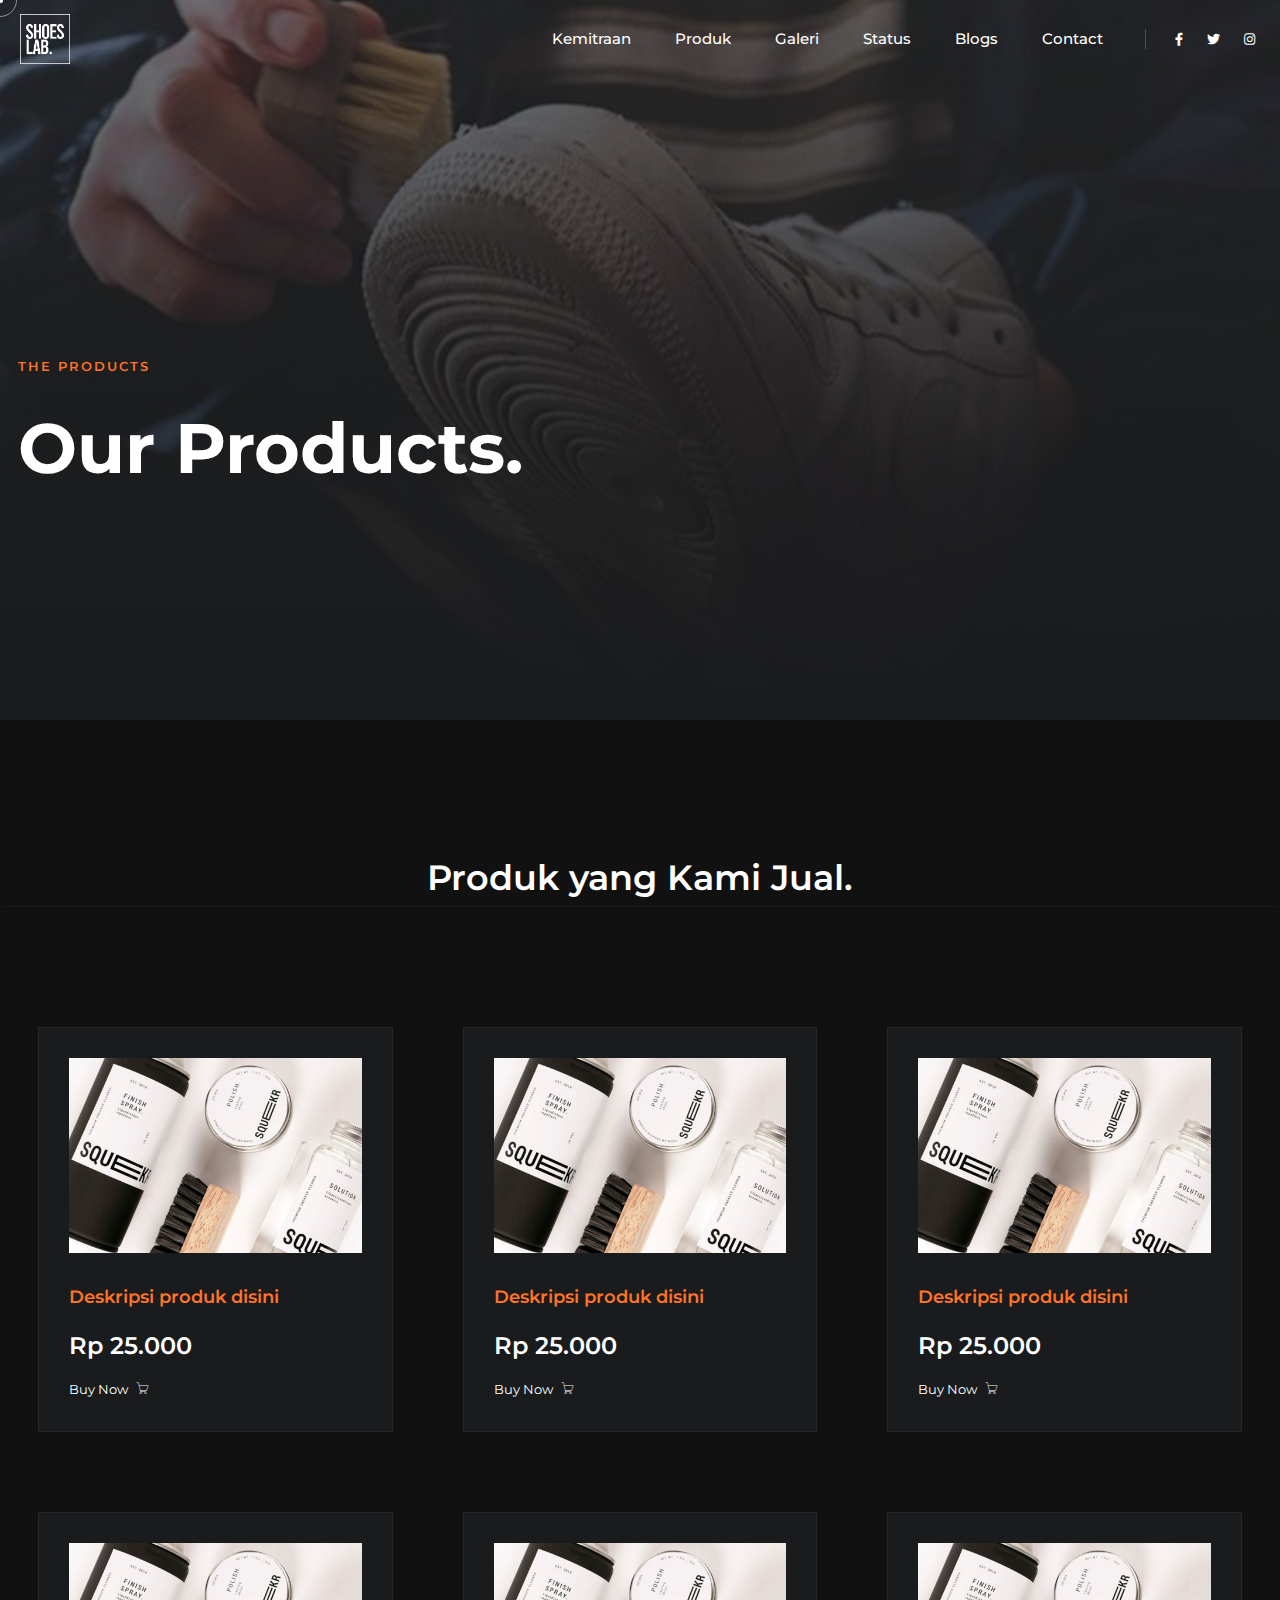
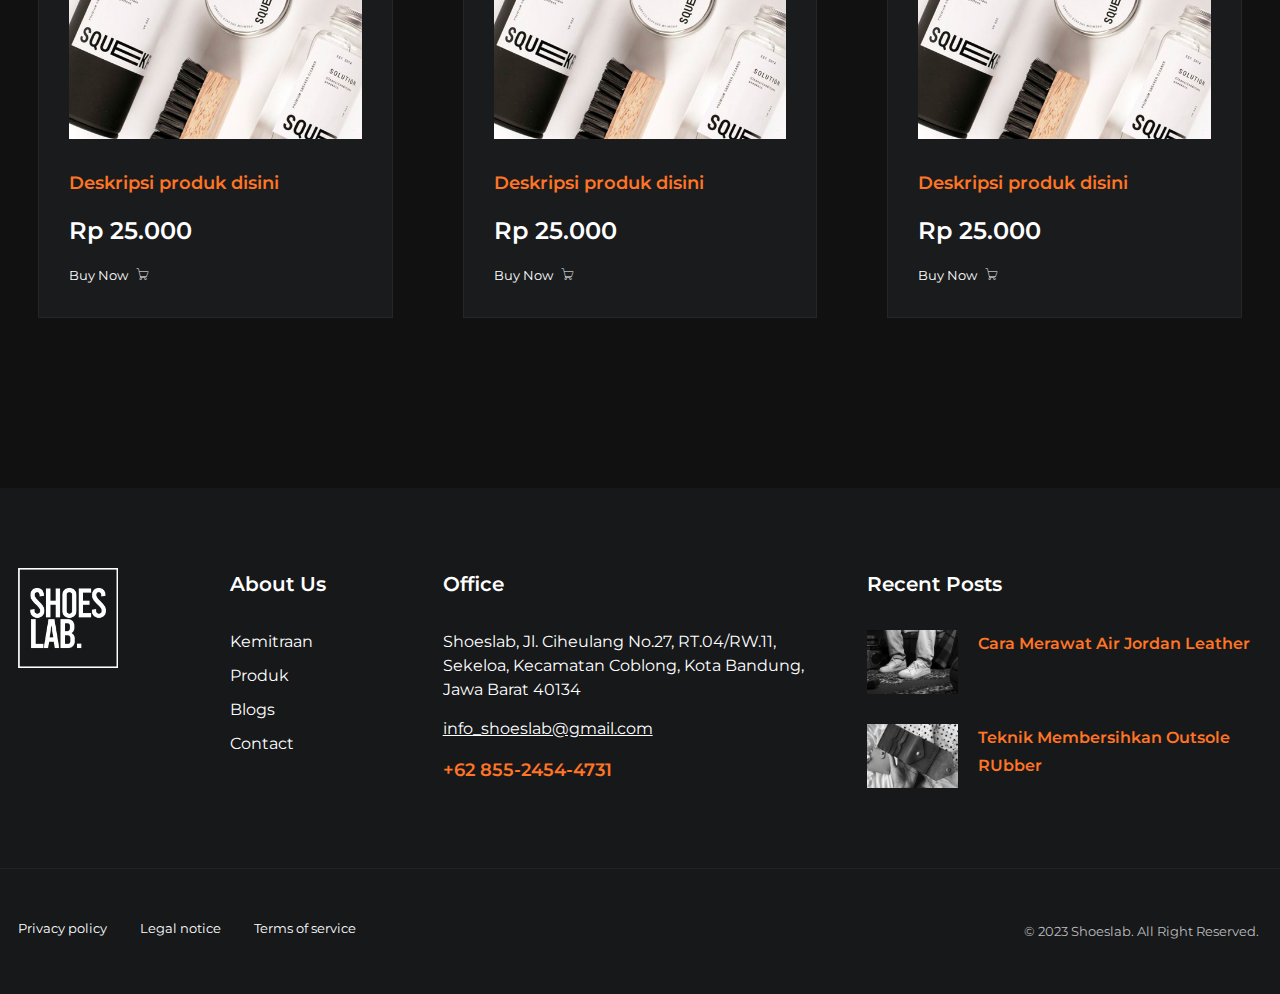
<file: product.html>
<!DOCTYPE html>
<html lang="zxx">

<head>

    <!-- Metas -->
    <meta charset="utf-8">
    <meta http-equiv="X-UA-Compatible" content="IE=edge" />
    <meta name="viewport" content="width=device-width, initial-scale=1, maximum-scale=1" />
    <meta name="keywords" content="Shoeslab, Sneaker, Laundry, Kemitraan" />
    <meta name="description" content="Shoeslab Description Here" />
    <meta name="itsfahmi" content="xyz" />

    <!-- Title  -->
    <title>Shoeslab.id</title>

    <!-- Favicon -->
    <link rel="shortcut icon" href="assets/img/favicon.ico" />

    <!-- Google Fonts -->
    <link href="https://fonts.googleapis.com/css2?family=Montserrat:wght@100;200;300;400;500;600;700;800;900&display=swap" rel="stylesheet">
    <link href="https://fonts.googleapis.com/css2?family=Syne:wght@400;500;600;700;800&display=swap" rel="stylesheet">

    <!-- Plugins -->
    <link rel="stylesheet" href="assets/css/plugins.css" />

    <!-- Core Style Css -->
    <link rel="stylesheet" href="assets/css/style.css" />

</head>

<body>




    <!-- ==================== Start progress-scroll-button ==================== -->

    <div class="progress-wrap cursor-pointer">
        <svg class="progress-circle svg-content" width="100%" height="100%" viewBox="-1 -1 102 102">
            <path d="M50,1 a49,49 0 0,1 0,98 a49,49 0 0,1 0,-98" />
        </svg>
    </div>

    <!-- ==================== End progress-scroll-button ==================== -->



    <!-- ==================== Start cursor ==================== -->

    <div class="mouse-cursor cursor-outer"></div>
    <div class="mouse-cursor cursor-inner"></div>

    <!-- ==================== End cursor ==================== -->




    <!-- ==================== Start Navbar ==================== -->

    <nav class="navbar navbar-expand-lg light">
        <div class="container-xxl">
            <a class="navbar-brand" href="index.html">
                <div class="logo">
                    <div class="logo-light">
                        <img src="assets/img/logo-light-2.png" alt="">
                    </div>
                    <div class="logo-dark">
                        <img src="assets/img/logo-dark-2.png" alt="">
                    </div>
                </div>
            </a>

            <div class="collapse navbar-collapse" id="navbarSupportedContent">
                <ul class="navbar-nav">
                    <li class="nav-item dropdown">
                        <a class="nav-link" href="kemitraan.html">Kemitraan </a>
                    </li>
                    <li class="nav-item dropdown">
                        <a class="nav-link" href="product.html">Produk </a>
                    </li>
                    <li class="nav-item dropdown">
                        <a class="nav-link" href="galeri.html">Galeri </a>
                    </li>
                    <li class="nav-item">
                        <a class="nav-link" href="status.html">Status</a>
                    </li>
                    <li class="nav-item">
                        <a class="nav-link" href="blog.html"> Blogs</a>
                    </li>
                    <li class="nav-item">
                        <a class="nav-link" href="contact.html">
                Contact
            </a>
                    </li>
                </ul>
                <div class="nav-info-right d-flex align-items-center">
                    <div class="social">
                        <ul class="rest">
                            <li>
                                <a href="#"><i class="fab fa-facebook-f"></i></a>
                                <a href="#"><i class="fab fa-twitter"></i></a>
                                <a href="#"><i class="fab fa-instagram"></i></a>
                            </li>
                        </ul>
                    </div>
                </div>
            </div>

            <button class="navbar-toggler" type="button" data-bs-toggle="collapse" data-bs-target="#navbarSupportedContent" aria-controls="navbarSupportedContent" aria-expanded="false" aria-label="Toggle navigation">
    <i class="fas fa-bars"></i>
</button>
        </div>
    </nav>

    <!-- ==================== End Navbar ==================== -->




    <main>

        <div class="vline"></div>


        <!-- ==================== Start Slider ==================== -->

        <header class="pg-header style2 bg-img parallaxie valign" data-background="assets/img/slider/8.jpg" data-overlay-dark="6">
            <div class="container-xxl ontop">
                <div class="row">
                    <div class="col-12">
                        <div class="cont mb-80">
                            <h6 class="sub-title">
                                <span class="main-color">The Products</span>
                            </h6>
                            <h1 class="fw-700 fz-70">Our Products.</h1>
                        </div>
                    </div>
                </div>
            </div>
            <div class="shadw"></div>
        </header>

        <!-- ==================== End Slider ==================== -->



        <!-- ==================== Start Portfolio ==================== -->
        <section class="mblog section-padding">
            <div class="container-xxl">
                <div class="sec-head mb-80">
                    <div class="row">
                        <div class="col-md-12 text-center bord-thin-bottom">
                            <div>
                                <h3>
                                    Produk yang Kami Jual.
                                </h3>
                            </div>
                        </div>
                    </div>
                </div>
                <div class="row">
                    <div class="col-lg-4">
                        <div class="post-box bg-dark">
                            <div class="img">
                                <img src="assets/img/blog/3.jpg" alt="">
                            </div>
                            <div class="cont mt-30 flex">

                                <div>
                                    <h6>
                                        <a href="product-detail.html">Deskripsi produk disini</a><br>
                                        <a href="" class=" mt-15 fz-24 " style="color:white; ">Rp 25.000 </a>
                                    </h6>
                                    <a href="# " class="mt-15 fz-13 ">Buy Now <i
                                            class="pe-7s-cart ml-5 "></i></a>
                                </div>
                            </div>
                        </div>
                    </div>
                    <div class="col-lg-4">
                        <div class="post-box bg-dark">
                            <div class="img">
                                <img src="assets/img/blog/3.jpg" alt="">
                            </div>
                            <div class="cont mt-30 flex">

                                <div>
                                    <h6>
                                        <a href="">Deskripsi produk disini</a><br>
                                        <a href="" class=" mt-15 fz-24 " style="color:white; ">Rp 25.000 </a>
                                    </h6>
                                    <a href="# " class="mt-15 fz-13 ">Buy Now <i
                                            class="pe-7s-cart ml-5 "></i></a>
                                </div>
                            </div>
                        </div>
                    </div>
                    <div class="col-lg-4">
                        <div class="post-box bg-dark">
                            <div class="img">
                                <img src="assets/img/blog/3.jpg" alt="">
                            </div>
                            <div class="cont mt-30 flex">

                                <div>
                                    <h6>
                                        <a href="">Deskripsi produk disini</a><br>
                                        <a href="" class=" mt-15 fz-24 " style="color:white; ">Rp 25.000 </a>
                                    </h6>
                                    <a href="# " class="mt-15 fz-13 ">Buy Now <i
                                            class="pe-7s-cart ml-5 "></i></a>
                                </div>
                            </div>
                        </div>
                    </div>
                    <div class="col-lg-4">
                        <div class="post-box bg-dark">
                            <div class="img">
                                <img src="assets/img/blog/3.jpg" alt="">
                            </div>
                            <div class="cont mt-30 flex">

                                <div>
                                    <h6>
                                        <a href="">Deskripsi produk disini</a><br>
                                        <a href="" class=" mt-15 fz-24 " style="color:white; ">Rp 25.000 </a>
                                    </h6>
                                    <a href="# " class="mt-15 fz-13 ">Buy Now <i
                                            class="pe-7s-cart ml-5 "></i></a>
                                </div>
                            </div>
                        </div>
                    </div>
                    <div class="col-lg-4">
                        <div class="post-box bg-dark">
                            <div class="img">
                                <img src="assets/img/blog/3.jpg" alt="">
                            </div>
                            <div class="cont mt-30 flex">

                                <div>
                                    <h6>
                                        <a href="">Deskripsi produk disini</a><br>
                                        <a href="" class=" mt-15 fz-24 " style="color:white; ">Rp 25.000 </a>
                                    </h6>
                                    <a href="# " class="mt-15 fz-13 ">Buy Now <i
                                            class="pe-7s-cart ml-5 "></i></a>
                                </div>
                            </div>
                        </div>
                    </div>
                    <div class="col-lg-4">
                        <div class="post-box bg-dark">
                            <div class="img">
                                <img src="assets/img/blog/3.jpg" alt="">
                            </div>
                            <div class="cont mt-30 flex">

                                <div>
                                    <h6>
                                        <a href="">Deskripsi produk disini</a><br>
                                        <a href="" class=" mt-15 fz-24 " style="color:white; ">Rp 25.000 </a>
                                    </h6>
                                    <a href="# " class="mt-15 fz-13 ">Buy Now <i
                                            class="pe-7s-cart ml-5 "></i></a>
                                </div>
                            </div>
                        </div>
                    </div>
                </div>
            </div>
        </section>
        <!-- ==================== End Portfolio ==================== -->


    </main>


    <!-- ==================== Start Footer ==================== -->

    <footer class="main-footer sub-bg o-hidden">

        <div class="container-xxl pt-80 pb-80">
            <div class="row">
                <div class="col-lg-2 col-md-6">
                    <div class="clumn md-mb50">
                        <div class="logo">
                            <a href="#0">
                                <img src="assets/img/logo-light-2.png" alt="">
                            </a>
                        </div>
                    </div>
                </div>
                <div class="col-lg-2 col-md-6">
                    <div class="clumn md-mb50">
                        <h5 class="title fw-600 fz-20 mb-30">About Us</h5>
                        <ul class="cmp-links">
                            <li class="mb-10">
                                <a href="#">Kemitraan</a>
                                <!-- <a href="pg-about-us2.html">Company</a> -->
                            </li>
                            <li class="mb-10">
                                <a href="#">Produk</a>
                                <!-- <a href="pg-our-team.html">Team</a> -->
                            </li>
                            <li class="mb-10">
                                <a href="#">Blogs</a>
                                <!-- <a href="pg-services2.html">Services</a> -->
                            </li>
                            <li class="mb-10">
                                <a href="#">Contact</a>
                                <!-- <a href="portfolio-grid-4col.html">Products</a> -->
                            </li>
                        </ul>
                    </div>
                </div>
                <div class="col-lg-4 col-md-6">
                    <div class="clumn sm-mb50">
                        <h5 class="title fw-600 fz-20 mb-30">Office</h5>
                        <ul class="address">
                            <li class="adrs mb-15">Shoeslab, Jl. Ciheulang No.27, RT.04/RW.11, Sekeloa, Kecamatan Coblong, Kota Bandung, Jawa Barat 40134</li>
                            <li class="eml underline mb-15">
                                <a href="mailto:example@website.com">info_shoeslab@gmail.com</a>
                            </li>
                            <li class="tel">
                                <h6>+62 855-2454-4731</h6>
                            </li>
                        </ul>
                    </div>
                </div>
                <div class="col-lg-4 col-md-6">
                    <div class="clumn">
                        <h5 class="title fw-600 fz-20 mb-30">Recent Posts</h5>
                        <ul class="rc-post">
                            <li>
                                <a href="blog-list.html" class="flex mb-30">
                                    <div class="img">
                                        <img src="assets/img/blog/c3.jpg" alt="">
                                    </div>
                                    <div class="cont">
                                        <h6 class="fz-16 line-height-28">Cara Merawat Air Jordan Leather</h6>
                                    </div>
                                </a>
                            </li>
                            <li>
                                <a href="blog-list.html" class="flex">
                                    <div class="img">
                                        <img src="assets/img/blog/c1.jpg" alt="">
                                    </div>
                                    <div class="cont">
                                        <h6 class="fz-16 line-height-28">Teknik Membersihkan Outsole RUbber</h6>
                                    </div>
                                </a>
                            </li>

                        </ul>
                    </div>
                </div>
            </div>
        </div>

        <div class="sub-footer pb-50 pt-50 bord-thin-top">
            <div class="container-xxl">
                <div class="row">
                    <div class="col-lg-6">
                        <div class="horizontal-link fz-13">
                            <ul class="rest">
                                <li class="mr-30">
                                    <a href="pg-mission.html">Privacy policy</a>
                                </li>
                                <li class="mr-30">
                                    <a href="pg-mission.html">Legal notice</a>
                                </li>
                                <li>
                                    <a href="pg-mission.html">Terms of service</a>
                                </li>
                            </ul>
                        </div>
                    </div>
                    <div class="col-lg-6">
                        <div class="copyrights d-flex justify-content-end">
                            <p class="fz-13">© 2023 Shoeslab. All Right Reserved. <span class="underline"></span></p>
                        </div>
                    </div>
                </div>
            </div>
        </div>
    </footer>

    <!-- ==================== End Footer ==================== -->








    <!-- jQuery -->
    <script src="assets/js/jquery-3.6.0.min.js "></script>
    <script src="assets/js/jquery-migrate-3.4.0.min.js "></script>

    <!-- plugins -->
    <script src="assets/js/plugins.js "></script>

    <!-- custom scripts -->
    <script src="assets/js/scripts.js "></script>

</body>

</html>
</file>
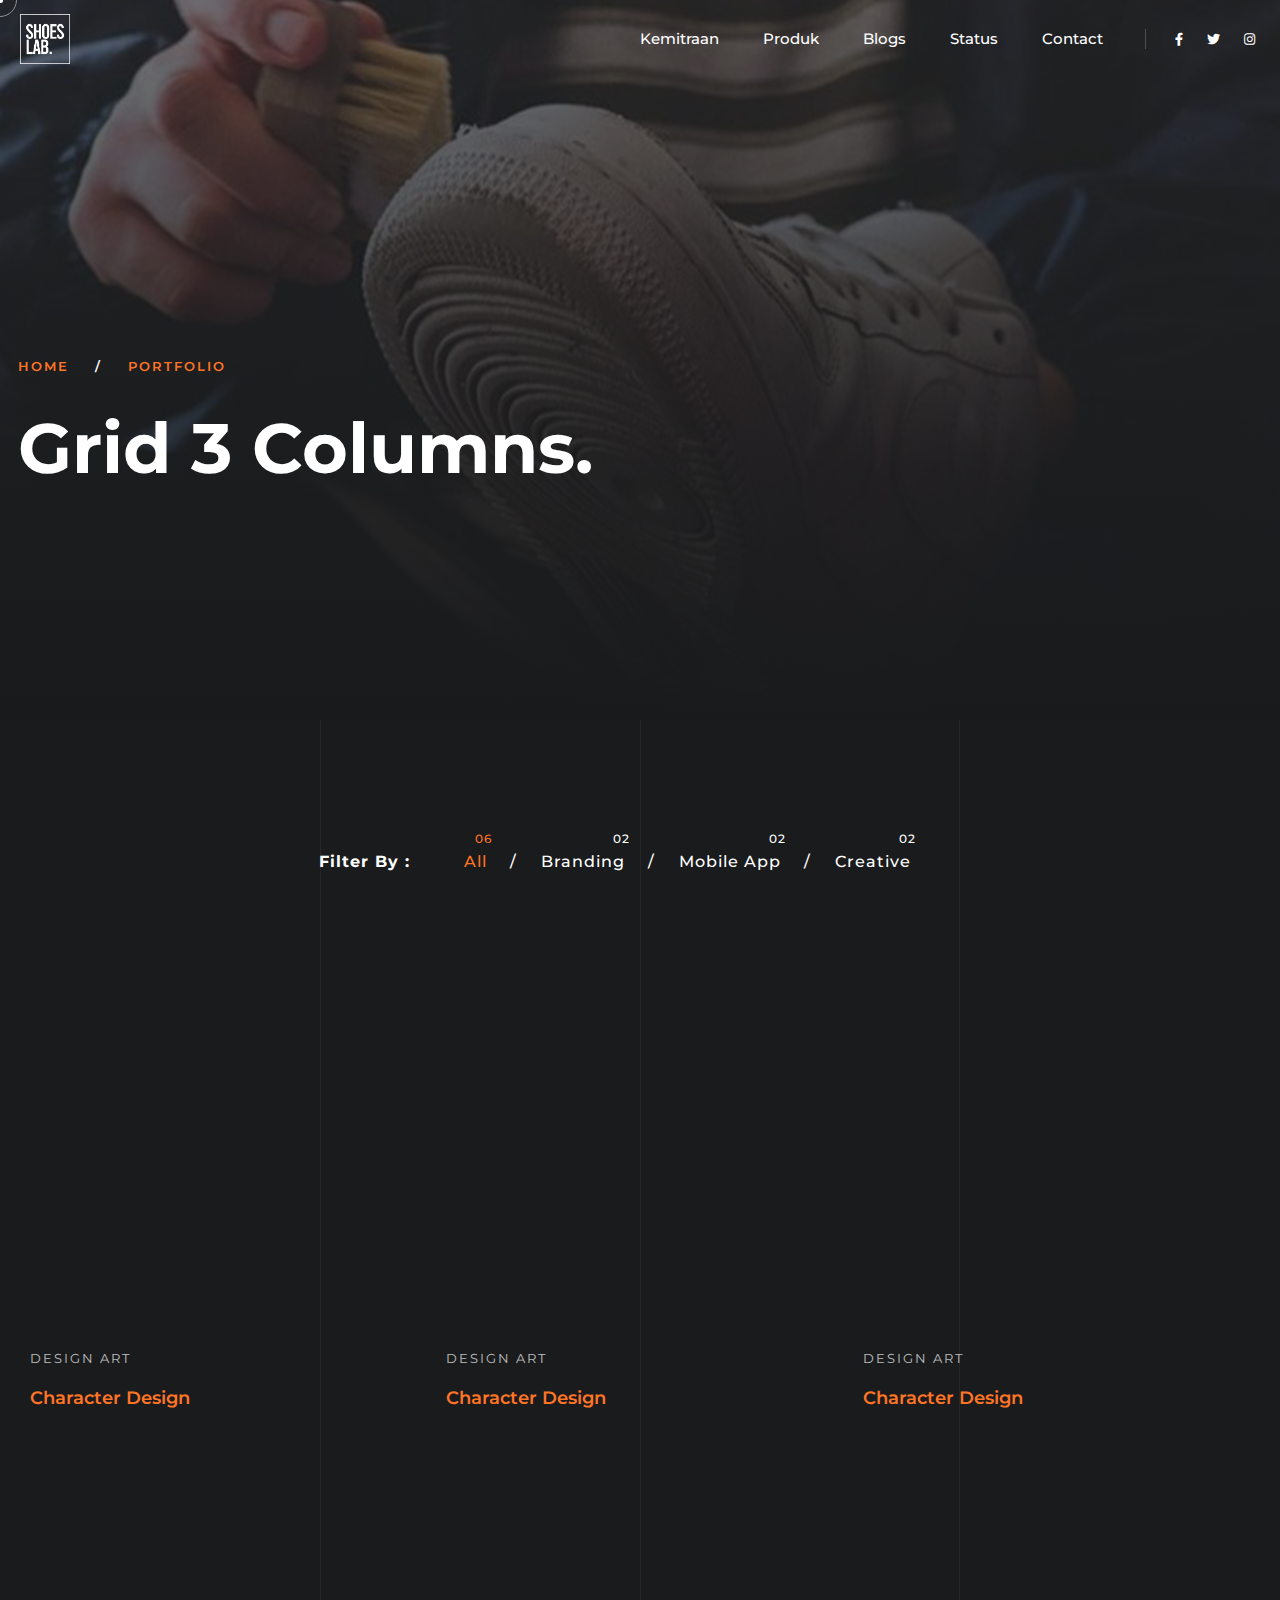
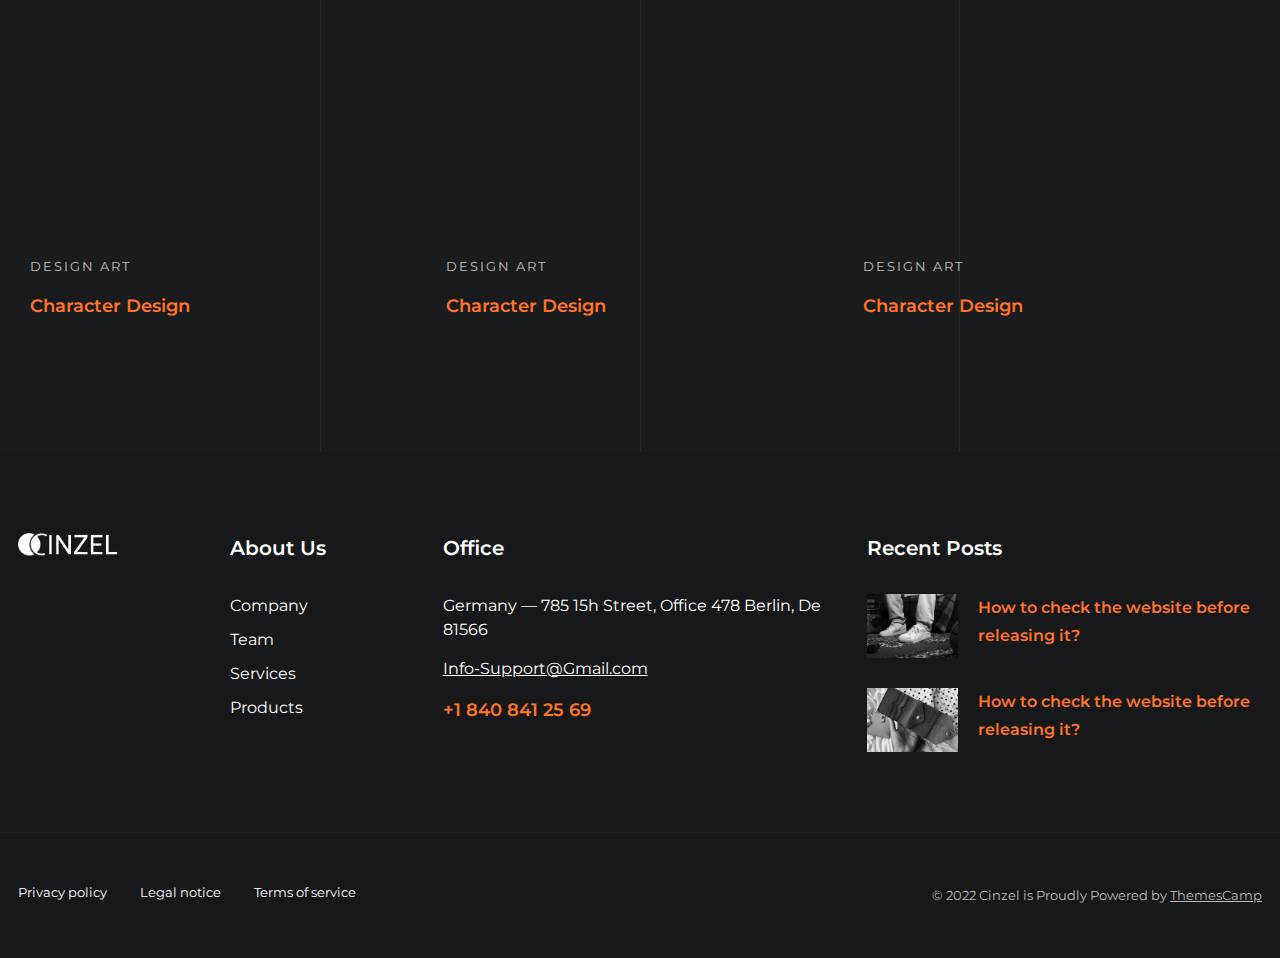
<file: produk.html>
<!DOCTYPE html>
<html lang="zxx">

<head>

    <!-- Metas -->
    <meta charset="utf-8">
    <meta http-equiv="X-UA-Compatible" content="IE=edge" />
    <meta name="viewport" content="width=device-width, initial-scale=1, maximum-scale=1" />
    <meta name="keywords" content="Shoeslab, Sneaker, Laundry, Kemitraan" />
    <meta name="description" content="Shoeslab Description Here" />
    <meta name="itsfahmi" content="xyz" />

    <!-- Title  -->
    <title>Shoeslab.id</title>

    <!-- Favicon -->
    <link rel="shortcut icon" href="assets/img/favicon.ico" />

    <!-- Google Fonts -->
    <link href="https://fonts.googleapis.com/css2?family=Montserrat:wght@100;200;300;400;500;600;700;800;900&display=swap" rel="stylesheet">
    <link href="https://fonts.googleapis.com/css2?family=Syne:wght@400;500;600;700;800&display=swap" rel="stylesheet">

    <!-- Plugins -->
    <link rel="stylesheet" href="assets/css/plugins.css" />

    <!-- Core Style Css -->
    <link rel="stylesheet" href="assets/css/style.css" />

</head>

<body>




    <!-- ==================== Start progress-scroll-button ==================== -->

    <div class="progress-wrap cursor-pointer">
        <svg class="progress-circle svg-content" width="100%" height="100%" viewBox="-1 -1 102 102">
            <path d="M50,1 a49,49 0 0,1 0,98 a49,49 0 0,1 0,-98" />
        </svg>
    </div>

    <!-- ==================== End progress-scroll-button ==================== -->



    <!-- ==================== Start cursor ==================== -->

    <div class="mouse-cursor cursor-outer"></div>
    <div class="mouse-cursor cursor-inner"></div>

    <!-- ==================== End cursor ==================== -->


    <!-- ==================== Start Navbar ==================== -->

    <nav class="navbar navbar-expand-lg light">
        <div class="container-xxl">
            <a class="navbar-brand" href="index.html">
                <div class="logo">
                    <div class="logo-light">
                        <img src="assets/img/logo-light-2.png" alt="">
                    </div>
                    <div class="logo-dark">
                        <img src="assets/img/logo-dark-2.png" alt="">
                    </div>
                </div>
            </a>

            <div class="collapse navbar-collapse" id="navbarSupportedContent">
                <ul class="navbar-nav">
                    <!-- <li class="nav-item dropdown">
                <a class="nav-link dropdown-toggle" href="#" role="button" data-bs-toggle="dropdown" aria-expanded="false">
                    Home
                </a>
            </li> -->

                    <li class="nav-item dropdown">
                        <a class="nav-link dropdown-toggle" href="#" role="button" data-bs-toggle="dropdown" aria-expanded="false">
                    Kemitraan
                </a>

                    </li>
                    <!-- <li class="nav-item dropdown">
                <a class="nav-link dropdown-toggle" href="#" role="button" data-bs-toggle="dropdown" aria-expanded="false">
                    Tentang Kami
                </a>
            </li> -->
                    <li class="nav-item dropdown">
                        <a class="nav-link dropdown-toggle" href="produk.html" role="button" data-bs-toggle="dropdown" aria-expanded="false">
                    Produk
                </a>

                    </li>

                    <li class="nav-item">
                        <a class="nav-link" href="blog.html">
                    Blogs
                </a>
                    </li>
                    <li class="nav-item">
                        <a class="nav-link" href="services.html">
                    Status
                </a>
                    </li>
                    <li class="nav-item">
                        <a class="nav-link" href="contact.html">
                    Contact
                </a>
                    </li>
                </ul>
                <div class="nav-info-right d-flex align-items-center">
                    <div class="social">
                        <ul class="rest">
                            <li>
                                <a href="#"><i class="fab fa-facebook-f"></i></a>
                                <a href="#"><i class="fab fa-twitter"></i></a>
                                <a href="#"><i class="fab fa-instagram"></i></a>
                            </li>
                        </ul>
                    </div>
                    <!-- <div class="dark-mode-icon">
                <button type="button" class="theme-icon">
                    <i aria-hidden="true" class="pe-7s-moon moon" title="Toggle between dark and light mode"></i>
                    <i aria-hidden="true" class="pe-7s-sun sun" title="Toggle between dark and light mode"></i>
                </button>
            </div> -->
                </div>
            </div>

            <button class="navbar-toggler" type="button" data-bs-toggle="collapse" data-bs-target="#navbarSupportedContent" aria-controls="navbarSupportedContent" aria-expanded="false" aria-label="Toggle navigation">
        <i class="fas fa-bars"></i>
    </button>
        </div>
    </nav>

    <!-- ==================== End Navbar ==================== -->



    <main>

        <div class="vline"></div>


        <!-- ==================== Start Slider ==================== -->

        <header class="pg-header style2 bg-img parallaxie valign" data-background="assets/img/slider/8.jpg" data-overlay-dark="6">
            <div class="container-xxl ontop">
                <div class="row">
                    <div class="col-12">
                        <div class="cont mb-80">
                            <h6 class="sub-title"><a href="home-main.html">Home</a> <span class="ml-20 mr-20">/</span>
                                <span class="main-color">Portfolio</span>
                            </h6>
                            <h1 class="fw-700 fz-70">Grid 3 Columns.</h1>
                        </div>
                    </div>
                </div>
            </div>
            <div class="shadw"></div>
        </header>

        <!-- ==================== End Slider ==================== -->



        <!-- ==================== Start Portfolio ==================== -->

        <section class="portfolio section-padding pb-80">
            <div class="container-xxl">

                <div class="row">
                    <!-- filter links -->
                    <div class="filtering col-12 mb-80 text-center">
                        <div class="filter">
                            <span class="text">Filter By :</span>
                            <span data-filter='*' class='active' data-count="06">All</span>
                            <span data-filter='.brand' data-count="02">Branding</span>
                            <span data-filter='.app' data-count="02">Mobile App</span>
                            <span data-filter='.web' data-count="02">Creative</span>
                        </div>
                    </div>
                </div>

                <div class="gallery grid">

                    <div class="row">

                        <div class="col-lg-4 col-md-6 items brand mb-50">
                            <div class="item-img">
                                <a href="project-details.html" class="imago wow">
                                    <div class="inner wow">
                                        <img src="assets/img/works/grid/1.jpg" alt="image">
                                    </div>
                                </a>
                            </div>
                            <div class="info mt-30">
                                <span class="sub-title tag opacity-7"><a href="project-details.html">Design ART</a></span>
                                <h6><a href="project-details.html">Character Design</a></h6>
                            </div>
                        </div>

                        <div class="col-lg-4 col-md-6 items app mb-50">
                            <div class="item-img">
                                <a href="project-details.html" class="imago wow">
                                    <div class="inner wow">
                                        <img src="assets/img/works/grid/8.jpg" alt="image">
                                    </div>
                                </a>
                            </div>
                            <div class="info mt-30">
                                <span class="sub-title tag opacity-7"><a href="project-details.html">Design ART</a></span>
                                <h6><a href="project-details.html">Character Design</a></h6>
                            </div>
                        </div>

                        <div class="col-lg-4 col-md-6 items web mb-50">
                            <div class="item-img">
                                <a href="project-details.html" class="imago wow">
                                    <div class="inner wow">
                                        <img src="assets/img/works/grid/3.jpg" alt="image">
                                    </div>
                                </a>
                            </div>
                            <div class="info mt-30">
                                <span class="sub-title tag opacity-7"><a href="project-details.html">Design ART</a></span>
                                <h6><a href="project-details.html">Character Design</a></h6>
                            </div>
                        </div>

                        <div class="col-lg-4 col-md-6 items brand mb-50">
                            <div class="item-img">
                                <a href="project-details.html" class="imago wow">
                                    <div class="inner wow">
                                        <img src="assets/img/works/grid/4.jpg" alt="image">
                                    </div>
                                </a>
                            </div>
                            <div class="info mt-30">
                                <span class="sub-title tag opacity-7"><a href="project-details.html">Design ART</a></span>
                                <h6><a href="project-details.html">Character Design</a></h6>
                            </div>
                        </div>

                        <div class="col-lg-4 col-md-6 items web mb-50">
                            <div class="item-img">
                                <a href="project-details.html" class="imago wow">
                                    <div class="inner wow">
                                        <img src="assets/img/works/grid/5.jpg" alt="image">
                                    </div>
                                </a>
                            </div>
                            <div class="info mt-30">
                                <span class="sub-title tag opacity-7"><a href="project-details.html">Design ART</a></span>
                                <h6><a href="project-details.html">Character Design</a></h6>
                            </div>
                        </div>

                        <div class="col-lg-4 col-md-6 items app mb-50">
                            <div class="item-img">
                                <a href="project-details.html" class="imago wow">
                                    <div class="inner wow">
                                        <img src="assets/img/works/grid/6.jpg" alt="image">
                                    </div>
                                </a>
                            </div>
                            <div class="info mt-30">
                                <span class="sub-title tag opacity-7"><a href="project-details.html">Design ART</a></span>
                                <h6><a href="project-details.html">Character Design</a></h6>
                            </div>
                        </div>

                    </div>

                </div>

            </div>
        </section>

        <!-- ==================== End Portfolio ==================== -->


    </main>


    <!-- ==================== Start Footer ==================== -->

    <footer class="main-footer sub-bg">

        <div class="container-xxl pt-80 pb-80">
            <div class="row">
                <div class="col-lg-2 col-md-6">
                    <div class="clumn md-mb50">
                        <div class="logo">
                            <a href="#0">
                                <img src="assets/img/logo-light.png" alt="">
                            </a>
                        </div>
                    </div>
                </div>
                <div class="col-lg-2 col-md-6">
                    <div class="clumn md-mb50">
                        <h5 class="title fw-600 fz-20 mb-30">About Us</h5>
                        <ul class="cmp-links">
                            <li class="mb-10">
                                <a href="pg-about-us2.html">Company</a>
                            </li>
                            <li class="mb-10">
                                <a href="pg-our-team.html">Team</a>
                            </li>
                            <li class="mb-10">
                                <a href="pg-services2.html">Services</a>
                            </li>
                            <li class="mb-10">
                                <a href="portfolio-grid-4col.html">Products</a>
                            </li>
                        </ul>
                    </div>
                </div>
                <div class="col-lg-4 col-md-6">
                    <div class="clumn sm-mb50">
                        <h5 class="title fw-600 fz-20 mb-30">Office</h5>
                        <ul class="address">
                            <li class="adrs mb-15">Germany — 785 15h Street, Office 478 Berlin, De 81566</li>
                            <li class="eml underline mb-15">
                                <a href="mailto:example@website.com">Info-Support@Gmail.com</a>
                            </li>
                            <li class="tel">
                                <h6>+1 840 841 25 69</h6>
                            </li>
                        </ul>
                    </div>
                </div>
                <div class="col-lg-4 col-md-6">
                    <div class="clumn">
                        <h5 class="title fw-600 fz-20 mb-30">Recent Posts</h5>
                        <ul class="rc-post">
                            <li>
                                <a href="blog-list.html" class="flex mb-30">
                                    <div class="img">
                                        <img src="assets/img/blog/c3.jpg" alt="">
                                    </div>
                                    <div class="cont">
                                        <h6 class="fz-16 line-height-28">How to check the website before releasing it?</h6>
                                    </div>
                                </a>
                            </li>
                            <li>
                                <a href="blog-list.html" class="flex">
                                    <div class="img">
                                        <img src="assets/img/blog/c1.jpg" alt="">
                                    </div>
                                    <div class="cont">
                                        <h6 class="fz-16 line-height-28">How to check the website before releasing it?</h6>
                                    </div>
                                </a>
                            </li>
                        </ul>
                    </div>
                </div>
            </div>
        </div>

        <div class="sub-footer pb-50 pt-50 bord-thin-top">
            <div class="container-xxl">
                <div class="row">
                    <div class="col-lg-6">
                        <div class="horizontal-link fz-13">
                            <ul class="rest">
                                <li class="mr-30">
                                    <a href="pg-mission.html">Privacy policy</a>
                                </li>
                                <li class="mr-30">
                                    <a href="pg-mission.html">Legal notice</a>
                                </li>
                                <li>
                                    <a href="pg-mission.html">Terms of service</a>
                                </li>
                            </ul>
                        </div>
                    </div>
                    <div class="col-lg-6">
                        <div class="copyrights d-flex justify-content-end">
                            <p class="fz-13">© 2022 Cinzel is Proudly Powered by <span class="underline"><a
                                        href="https://themeforest.net/user/ThemesCamp"
                                        target="_blank">ThemesCamp</a></span></p>
                        </div>
                    </div>
                </div>
            </div>
        </div>
    </footer>

    <!-- ==================== End Footer ==================== -->







    <!-- jQuery -->
    <script src="assets/js/jquery-3.6.0.min.js"></script>
    <script src="assets/js/jquery-migrate-3.4.0.min.js"></script>

    <!-- plugins -->
    <script src="assets/js/plugins.js"></script>

    <!-- custom scripts -->
    <script src="assets/js/scripts.js"></script>

</body>

</html>
</file>
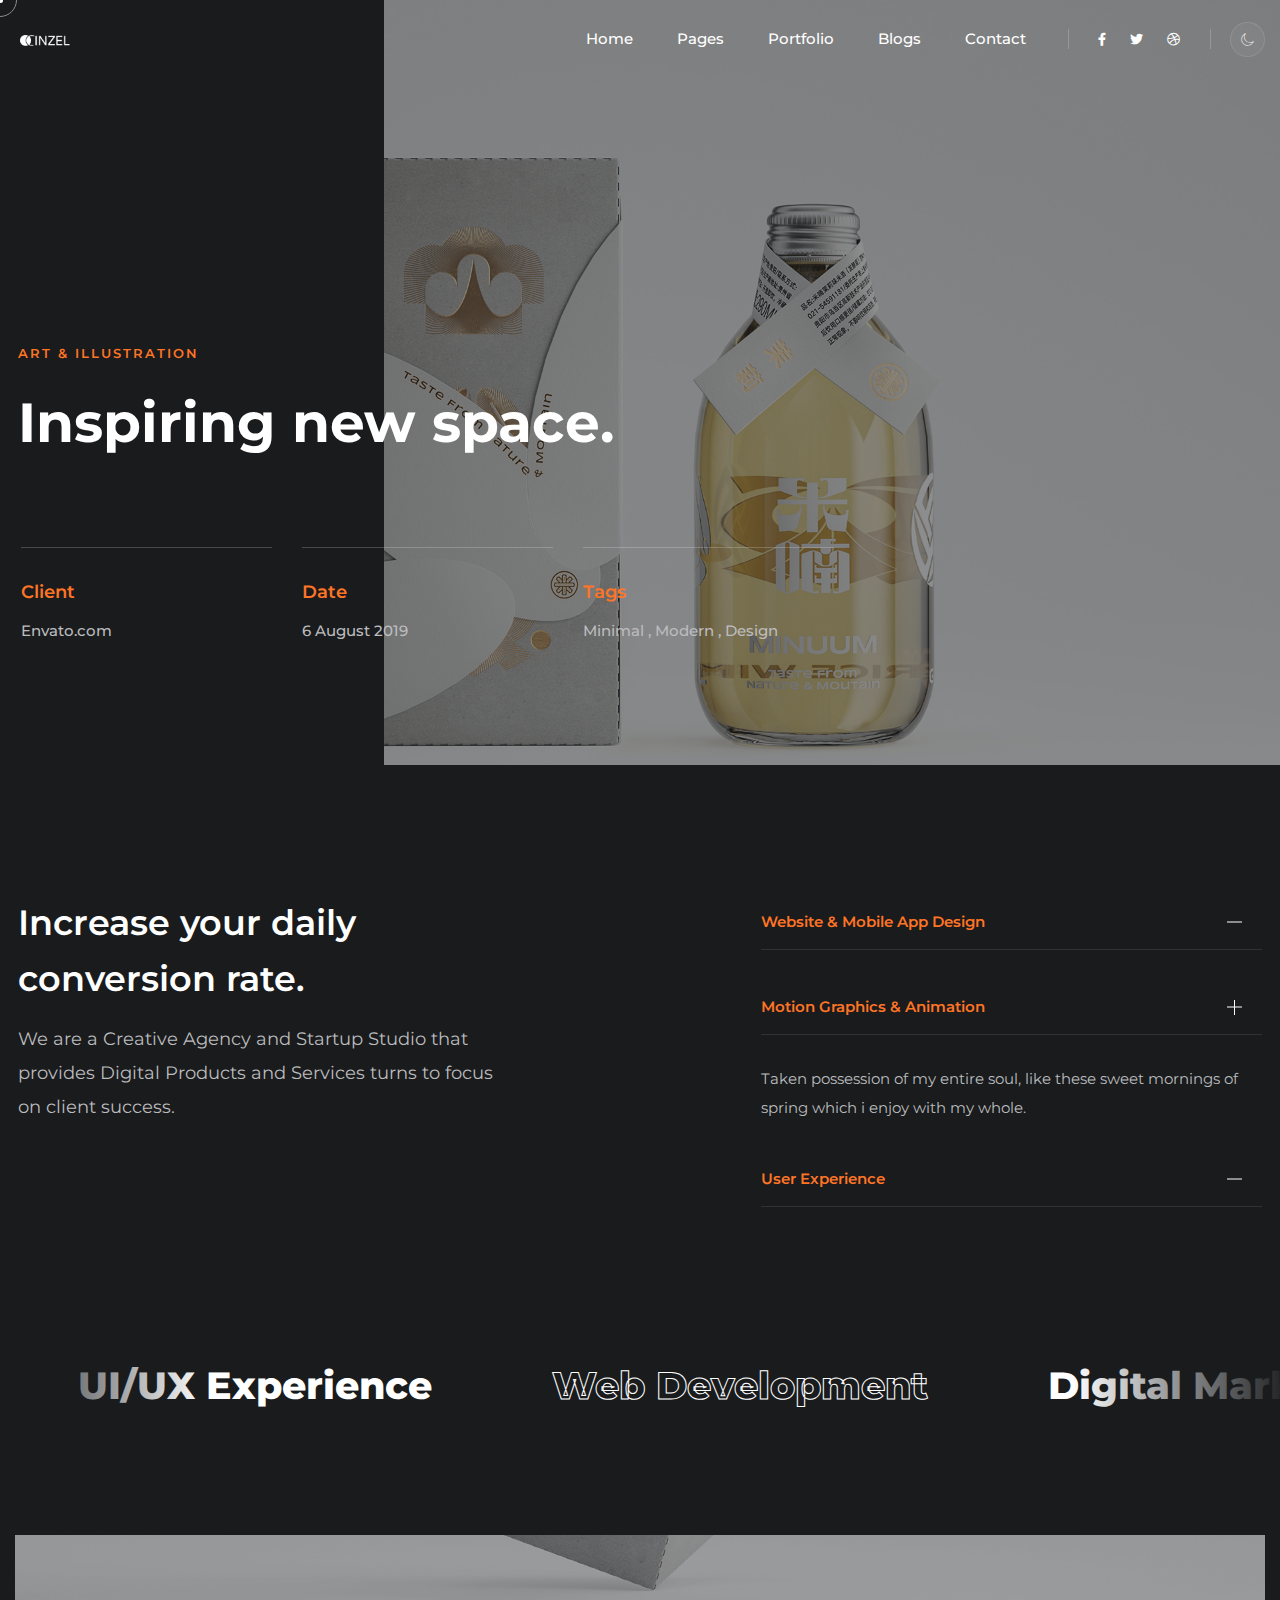
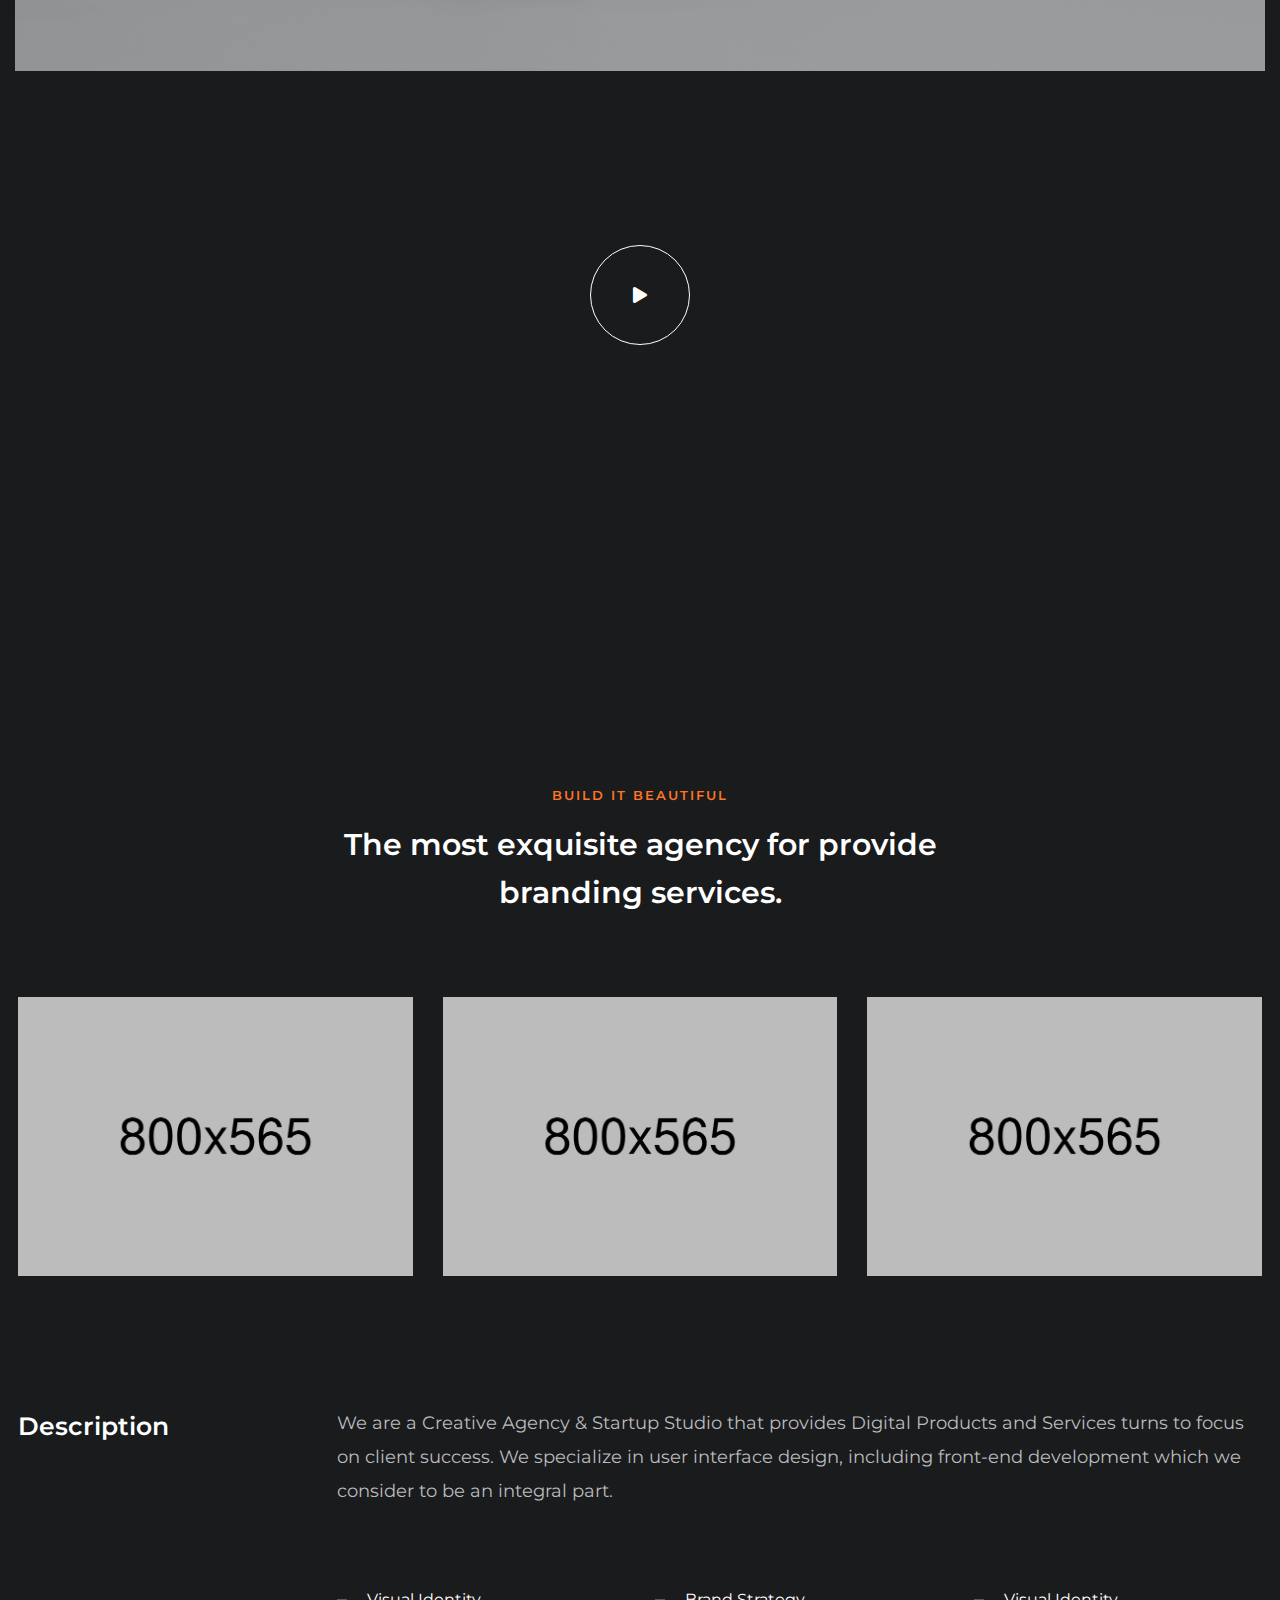
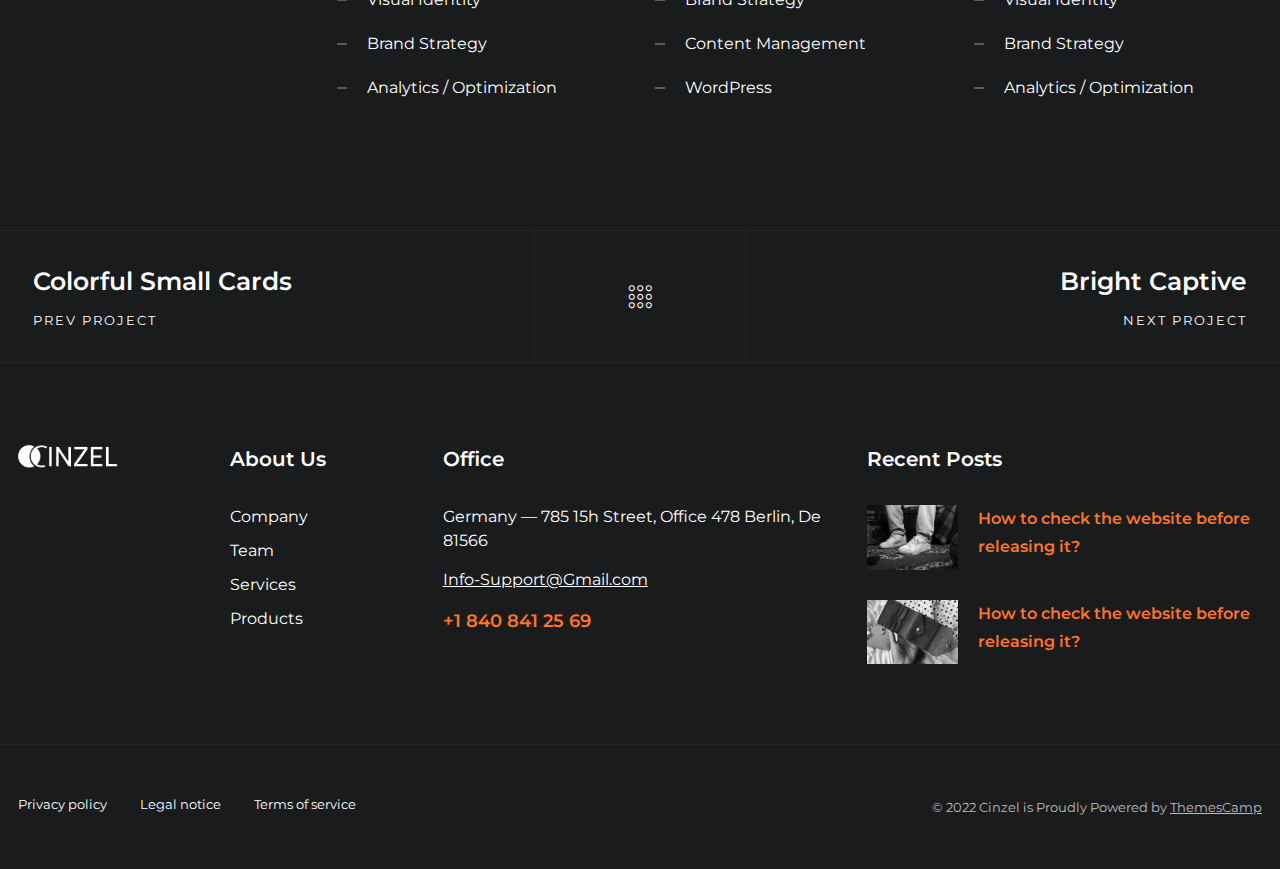
<file: project-details.html>
<!DOCTYPE html>
<html lang="zxx">

<head>

    <!-- Metas -->
    <meta charset="utf-8">
    <meta http-equiv="X-UA-Compatible" content="IE=edge" />
    <meta name="viewport" content="width=device-width, initial-scale=1, maximum-scale=1" />
    <meta name="keywords" content="HTML5 Template Cinzel Multi-Purpose themeforest" />
    <meta name="description" content="Cinzel - Multi-Purpose HTML5 Template" />
    <meta name="author" content="" />

    <!-- Title  -->
    <title>Cinzel</title>

    <!-- Favicon -->
    <link rel="shortcut icon" href="assets/img/favicon.ico" />

    <!-- Google Fonts -->
    <link
        href="https://fonts.googleapis.com/css2?family=Montserrat:wght@100;200;300;400;500;600;700;800;900&display=swap"
        rel="stylesheet">
    <link href="https://fonts.googleapis.com/css2?family=Syne:wght@400;500;600;700;800&display=swap" rel="stylesheet">

    <!-- Plugins -->
    <link rel="stylesheet" href="assets/css/plugins.css" />

    <!-- Core Style Css -->
    <link rel="stylesheet" href="assets/css/style.css" />

</head>

<body>

    <!-- ==================== Start progress-scroll-button ==================== -->

    <div class="progress-wrap cursor-pointer">
        <svg class="progress-circle svg-content" width="100%" height="100%" viewBox="-1 -1 102 102">
            <path d="M50,1 a49,49 0 0,1 0,98 a49,49 0 0,1 0,-98" />
        </svg>
    </div>

    <!-- ==================== End progress-scroll-button ==================== -->


    <!-- ==================== Start cursor ==================== -->

    <div class="mouse-cursor cursor-outer"></div>
    <div class="mouse-cursor cursor-inner"></div>

    <!-- ==================== End cursor ==================== -->



    <!-- ==================== Start Navbar ==================== -->

    <nav class="navbar navbar-expand-lg nochan">
        <div class="container-xxl">
            <a class="navbar-brand" href="#0">
                <div class="logo">
                    <div class="logo-light">
                        <img src="assets/img/logo-light.png" alt="">
                    </div>
                    <div class="logo-dark">
                        <img src="assets/img/logo-dark.png" alt="">
                    </div>
                </div>
            </a>

            <div class="collapse navbar-collapse" id="navbarSupportedContent">
                <ul class="navbar-nav">
                    <li class="nav-item dropdown">
                        <a class="nav-link dropdown-toggle" href="#" role="button" data-bs-toggle="dropdown"
                            aria-expanded="false">
                            Home
                        </a>
                        <ul class="dropdown-menu">
                            <li class="dropdown-item">
                                <a href="#0">Showcase <i class="fas fa-angle-right icon-arrow"></i></a>
                                <ul class="dropdown-side">
                                    <li><a class="dropdown-item" href="showcase-full.html">Fullscreen Slider</a></li>
                                    <li><a class="dropdown-item" href="showcase-interactive-center.html">Interactive Links</a></li>
                                    <li><a class="dropdown-item" href="showcase-interactive-center-horizontal.html">Interactive Links 2</a></li>
                                    <li><a class="dropdown-item" href="showcase-parallax.html">Parallax Slider</a></li>
                                    <li><a class="dropdown-item" href="showcase-column-horizontal.html">Columns Horizontal</a></li>
                                </ul>
                            </li>
                            <li><a class="dropdown-item" href="home-main.html">Home Main</a></li>
                            <li><a class="dropdown-item" href="home-creative.html">Creative Studio</a></li>
                            <li><a class="dropdown-item" href="home-modern.html">Modern Agency</a></li>
                            <li><a class="dropdown-item" href="home-business.html">Business Corporate</a></li>
                            <li><a class="dropdown-item" href="home-arch.html">Architecture</a></li>
                            <li><a class="dropdown-item" href="home-freelancer.html">Freelancer</a></li>
                            <li><a class="dropdown-item" href="home-agency.html">Digital Agency</a></li>
                            <li><a class="dropdown-item" href="home-fullpage-scroll.html">One Page Scrolling</a></li>
                            <li><a class="dropdown-item" href="home-portfolio-grid.html">Creative Agency</a></li>
                            <li><a class="dropdown-item" href="home-portfolio-minimal.html">Minimal Portfolio</a></li>
                        </ul>
                    </li>

                    <li class="nav-item dropdown">
                        <a class="nav-link dropdown-toggle" href="#" role="button" data-bs-toggle="dropdown"
                            aria-expanded="false">
                            Pages
                        </a>
                        <ul class="dropdown-menu">
                            <li class="dropdown-item">
                                <a href="#0">About <i class="fas fa-angle-right icon-arrow"></i></a>
                                <ul class="dropdown-side">
                                    <li><a class="dropdown-item" href="pg-about-us.html">About Us 1</a></li>
                                    <li><a class="dropdown-item" href="pg-about-us2.html">About Us 2</a></li>
                                </ul>
                            </li>
                            <li class="dropdown-item">
                                <a href="#0">Services <i class="fas fa-angle-right icon-arrow"></i></a>
                                <ul class="dropdown-side">
                                    <li><a class="dropdown-item" href="pg-services.html">Services 1</a>
                                    </li>
                                    <li><a class="dropdown-item" href="pg-services2.html">Services 2</a>
                                    </li>
                                </ul>
                            </li>
                            <li><a class="dropdown-item" href="pg-our-team.html">Our Team</a></li>
                            <li><a class="dropdown-item" href="pg-contact.html">Get In Touch</a></li>
                            <li><a class="dropdown-item" href="pg-mission.html">Our Mission</a></li>
                            <li><a class="dropdown-item" href="404.html">Error 404</a></li>
                            <li><a class="dropdown-item" href="coming-soon.html">Coming Soon</a></li>
                        </ul>
                    </li>
                    <li class="nav-item dropdown">
                        <a class="nav-link dropdown-toggle" href="#" role="button" data-bs-toggle="dropdown"
                            aria-expanded="false">
                            Portfolio
                        </a>
                        <ul class="dropdown-menu">
                            <li class="dropdown-item">
                                <a href="#0">Grid <i class="fas fa-angle-right icon-arrow"></i></a>
                                <ul class="dropdown-side">
                                    <li><a class="dropdown-item" href="portfolio-grid-2col.html">Grid 2 Columns</a></li>
                                    <li><a class="dropdown-item" href="portfolio-grid-3col.html">Grid 3 Columns</a></li>
                                    <li><a class="dropdown-item" href="portfolio-grid-4col.html">Grid 4 Columns</a></li>
                                </ul>
                            </li>
                            <li class="dropdown-item">
                                <a href="#0">Masonry <i class="fas fa-angle-right icon-arrow"></i></a>
                                <ul class="dropdown-side">
                                    <li><a class="dropdown-item" href="portfolio-masonry-classic.html">Masonry
                                            Classic</a></li>
                                    <li><a class="dropdown-item" href="portfolio-masonry-shadow.html">Masonry Shadow</a>
                                    </li>
                                    <li><a class="dropdown-item" href="portfolio-masonry-overlay.html">Masonry
                                            Overlay</a></li>
                                    <li><a class="dropdown-item" href="portfolio-masonry-big-space.html">Masonry Wide
                                            Space</a></li>
                                    <li><a class="dropdown-item" href="portfolio-masonry-caption-cursor.html">Masonry
                                            Cursor Caption</a></li>
                                </ul>
                            </li>
                            <li><a class="dropdown-item" href="portfolio-layout-hover-effect.html">Hover Effect</a></li>
                            <li><a class="dropdown-item" href="portfolio-layout-metro.html">Layout Metro</a></li>
                            <li><a class="dropdown-item" href="portfolio-layout-packery.html">Layout Packery</a></li>
                            <li><a class="dropdown-item" href="project-details.html">Project Details</a></li>
                        </ul>
                    </li>
                    <li class="nav-item dropdown">
                        <a class="nav-link dropdown-toggle" href="#" role="button" data-bs-toggle="dropdown"
                            aria-expanded="false">
                            Blogs
                        </a>
                        <ul class="dropdown-menu show-left">
                            <li class="dropdown-item">
                                <a href="#0">Blog Grid <i class="fas fa-angle-right icon-arrow"></i></a>
                                <ul class="dropdown-side">
                                    <li><a class="dropdown-item" href="blog-grid-2col.html">Grid 2 Columns + Sidebar</a>
                                    </li>
                                    <li><a class="dropdown-item" href="blog-grid-3col.html">Grid 3 Columns</a></li>
                                    <li><a class="dropdown-item" href="blog-grid-4col.html">Grid 4 Columns</a></li>
                                </ul>
                            </li>
                            <li class="dropdown-item">
                                <a href="#0">Blog Masonry <i class="fas fa-angle-right icon-arrow"></i></a>
                                <ul class="dropdown-side">
                                    <li><a class="dropdown-item" href="blog-masonry-2col.html">Masonry 2 Columns +
                                            Sidebar</a>
                                    </li>
                                    <li><a class="dropdown-item" href="blog-masonry-3col.html">Masonry 3 Columns</a>
                                    </li>
                                    <li><a class="dropdown-item" href="blog-masonry-4col.html">Masonry 4 Columns</a>
                                    </li>
                                </ul>
                            </li>
                            <li><a class="dropdown-item" href="blog-classic.html">Blog Calssic</a></li>
                            <li><a class="dropdown-item" href="blog-list.html">Blog List</a></li>
                            <li><a class="dropdown-item" href="blog-post.html">Post Details</a></li>
                        </ul>
                    </li>
                    <li class="nav-item">
                        <a class="nav-link" href="pg-contact2.html">
                            Contact
                        </a>
                    </li>
                </ul>
                <div class="nav-info-right d-flex align-items-center">
                    <div class="social">
                        <ul class="rest">
                            <li>
                                <a href="#0"><i class="fab fa-facebook-f"></i></a>
                                <a href="#0"><i class="fab fa-twitter"></i></a>
                                <a href="#0"><i class="fab fa-dribbble"></i></a>
                            </li>
                        </ul>
                    </div>
                    <div class="dark-mode-icon">
                        <button type="button" class="theme-icon">
                            <i aria-hidden="true" class="pe-7s-moon moon" title="Toggle between dark and light mode"></i>
                            <i aria-hidden="true" class="pe-7s-sun sun" title="Toggle between dark and light mode"></i>
                        </button>
                    </div>
                </div>
            </div>

            <button class="navbar-toggler" type="button" data-bs-toggle="collapse"
                data-bs-target="#navbarSupportedContent" aria-controls="navbarSupportedContent" aria-expanded="false"
                aria-label="Toggle navigation">
                <i class="fas fa-bars"></i>
            </button>
        </div>
    </nav>

    <!-- ==================== End Navbar ==================== -->



    <!-- ==================== Start wrapper ==================== -->

    <main>


        <!-- ==================== Start Header ==================== -->

        <section class="works-header d-flex align-items-end">
            <div class="background bg-img parallaxie" data-background="assets/img/works/project2/bg.jpg"
                data-overlay-dark="5"></div>
            <div class="container-xxl">
                <div class="row">
                    <div class="col-lg-8 col-md-10">
                        <div class="cont mb-80">
                            <h6 class="sub-title main-color">art & illustration</h6>
                            <h1 class="fw-700">Inspiring new space.</h1>
                        </div>
                        <div class="row">
                            <div class="col-md-4">
                                <div class="item">
                                    <h6>Client</h6>
                                    <p class="fw-500 mt-10"><a href="#0">Envato.com</a></p>
                                </div>
                            </div>
                            <div class="col-md-4">
                                <div class="item">
                                    <h6>Date</h6>
                                    <p class="fw-500 mt-10">6 August 2019</p>
                                </div>
                            </div>
                            <div class="col-md-4">
                                <div class="item">
                                    <h6>Tags</h6>
                                    <p class="fw-500 mt-10"><a href="#0">Minimal</a> , <a href="#0">Modern</a> , <a
                                            href="#0">Design</a></p>
                                </div>
                            </div>
                        </div>
                    </div>
                </div>
            </div>
        </section>

        <!-- ==================== Start Header ==================== -->



        <!-- ==================== Start Intro ==================== -->

        <section class="section-padding">
            <div class="container-xxl">
                <div class="row">
                    <div class="col-lg-5">
                        <div class="htit md-mb50">
                            <h3>Increase your daily conversion rate.</h3>
                            <p class="fz-18 mt-15">We are a Creative Agency and Startup Studio that provides Digital
                                Products and Services
                                turns to focus on client success.</p>
                        </div>
                    </div>
                    <div class="col-lg-5 offset-lg-2 col-md-8">
                        <div class="text">

                            <div class="accordion bord">

                                <div class="item">
                                    <div class="title">
                                        <h6 class="fz-15">Website & Mobile App Design</h6>
                                        <span class="ico"></span>
                                    </div>
                                    <div class="accordion-info">
                                        <p>Taken possession of my entire soul, like these sweet mornings of spring which
                                            i enjoy with my whole.</p>
                                    </div>
                                </div>

                                <div class="item active">
                                    <div class="title">
                                        <h6 class="fz-15">Motion Graphics & Animation</h6>
                                        <span class="ico"></span>
                                    </div>
                                    <div class="accordion-info active">
                                        <p>Taken possession of my entire soul, like these sweet mornings of spring which
                                            i enjoy with my whole.</p>
                                    </div>
                                </div>

                                <div class="item">
                                    <div class="title">
                                        <h6 class="fz-15">User Experience</h6>
                                        <span class="ico"></span>
                                    </div>
                                    <div class="accordion-info">
                                        <p>Taken possession of my entire soul, like these sweet mornings of spring which
                                            i enjoy with my whole.</p>
                                    </div>
                                </div>

                            </div>
                        </div>
                    </div>
                </div>
            </div>
            <div class="container-fluid">
                <div class="row">
                    <div class="col-12">
                        <div class="main-marq section-padding pb-0">
                            <div class="slide-har st1">

                                <div class="box">
                                    <div class="item">
                                        <h4>UI/UX Experience</h4>
                                    </div>
                                    <div class="item">
                                        <h4>Web Development</h4>
                                    </div>
                                    <div class="item">
                                        <h4>Digital Marketing</h4>
                                    </div>
                                    <div class="item">
                                        <h4>Product Design</h4>
                                    </div>
                                    <div class="item">
                                        <h4>Mobile Solutions</h4>
                                    </div>
                                </div>
                                <div class="box">
                                    <div class="item">
                                        <h4>UI/UX Experience</h4>
                                    </div>
                                    <div class="item">
                                        <h4>Web Development</h4>
                                    </div>
                                    <div class="item">
                                        <h4>Digital Marketing</h4>
                                    </div>
                                    <div class="item">
                                        <h4>Product Design</h4>
                                    </div>
                                    <div class="item">
                                        <h4>Mobile Solutions</h4>
                                    </div>
                                </div>

                            </div>
                        </div>
                    </div>
                </div>
            </div>
        </section>

        <!-- ==================== End Intro ==================== -->



        <!-- ==================== Start Video-wrapper ==================== -->

        <section>
            <div class="container-fluid">
                <div class="video-wrapper section-padding bg-img parallaxie valign"
                    data-background="assets/img/works/project2/bg1.jpg" data-overlay-dark="4">
                    <div class="full-width text-center">
                        <a class="vid" href="https://vimeo.com/127203262">
                            <div class="vid-butn">
                                <span class="icon">
                                    <i class="fas fa-play"></i>
                                </span>
                            </div>
                        </a>
                    </div>
                </div>
            </div>
        </section>

        <!-- ==================== End Video-wrapper ==================== -->




        <!-- ==================== Start projdtal ==================== -->

        <section class="projdtal section-padding">
            <div class="container-xxl">
                <div class="row justify-content-center">
                    <div class="col-lg-6">
                        <div class="text-center mb-80">
                            <h6 class="sub-title main-color">Build it beautiful</h6>
                            <h4>The most exquisite agency for provide branding services.</h4>
                        </div>
                    </div>
                </div>
                <div class="row">
                    <div class="col-md-4">
                        <div class="sm-mb30">
                            <img alt="" src="assets/img/works/project2/b1.jpg" />
                        </div>
                    </div>
                    <div class="col-md-4">
                        <div class="sm-mb30">
                            <img alt="" src="assets/img/works/project2/b2.jpg" />
                        </div>
                    </div>
                    <div class="col-md-4">
                        <div>
                            <img alt="" src="assets/img/works/project2/b1.jpg" />
                        </div>
                    </div>
                </div>
            </div>
        </section>

        <!-- ==================== End projdtal ==================== -->



        <!-- ==================== Start Intro ==================== -->

        <section class="intro-section section-padding pt-0">
            <div class="container-xxl">
                <div class="row">
                    <div class="col-lg-3 col-md-4">
                        <div class="htit sm-mb30">
                            <h5>Description</h5>
                        </div>
                    </div>
                    <div class="col-lg-9 col-md-8">
                        <div class="text">
                            <p class="fz-18">We are a Creative Agency & Startup Studio that provides Digital
                                Products and Services
                                turns to focus on client success. We specialize in user interface design, including
                                front-end development which we consider to be an integral part.</p>
                        </div>
                    </div>
                </div>
                <div class="row mt-80">
                    <div class="col-lg-3 col-md-6 offset-lg-3">
                        <div class="list-item md-mb20">
                            <ul class="rest dash-list">
                                <li class="mb-20">Visual Identity</li>
                                <li class="mb-20">Brand Strategy</li>
                                <li>Analytics / Optimization</li>
                            </ul>
                        </div>
                    </div>
                    <div class="col-lg-3 col-md-6">
                        <div class="list-item md-mb20">
                            <ul class="rest dash-list">
                                <li class="mb-20">Brand Strategy</li>
                                <li class="mb-20">Content Management</li>
                                <li>WordPress</li>
                            </ul>
                        </div>
                    </div>
                    <div class="col-lg-3 col-md-6">
                        <div class="list-item">
                            <ul class="rest dash-list">
                                <li class="mb-20">Visual Identity</li>
                                <li class="mb-20">Brand Strategy</li>
                                <li>Analytics / Optimization</li>
                            </ul>
                        </div>
                    </div>
                </div>
            </div>
        </section>

        <!-- ==================== End Intro ==================== -->



        <!-- ==================== Start next-prog ==================== -->

        <section class="nex-prv">
            <div class="container-xxl">
                <div class="row">
                    <div class="col-lg-5 rest">
                        <div class="prv">
                            <div class="img bg-img" data-background="assets/img/works/project2/bg.jpg">
                                <div class="text-left ontop">
                                    <h5><a href="project-details.html">Colorful Small Cards</a></h5>
                                    <span class="sub-title mb-0 mt-10">Prev Project</span>
                                </div>
                                <div class="overly"></div>
                            </div>
                        </div>
                    </div>
                    <div class="col-lg-2 text-center rest">
                        <a href="portfolio-layout-metro.html" class="all-works d-flex align-items-center">
                            <span class="icon full-width fz-30 pe-7s-keypad"></span>
                        </a>
                    </div>
                    <div class="col-lg-5 rest">
                        <div class="nxt">
                            <div class="img bg-img" data-background="assets/img/works/project2/bg1.jpg">
                                <div class="text-right ontop">
                                    <h5><a href="project-details.html">Bright Captive</a></h5>
                                    <span class="sub-title mb-0 mt-10">Next Project</span>
                                </div>
                                <div class="overly"></div>
                            </div>
                        </div>
                    </div>
                </div>
            </div>
        </section>

        <!-- ==================== End next-prog ==================== -->


    </main>

    <!-- ==================== Start Footer ==================== -->

    <footer class="main-footer">

        <div class="container-xxl pt-80 pb-80">
            <div class="row">
                <div class="col-lg-2 col-md-6">
                    <div class="clumn md-mb50">
                        <div class="logo">
                            <a href="#0">
                                <div class="logo-light">
                                    <img src="assets/img/logo-light.png" alt="">
                                </div>
                                <div class="logo-dark">
                                    <img src="assets/img/logo-dark.png" alt="">
                                </div>
                            </a>
                        </div>
                    </div>
                </div>
                <div class="col-lg-2 col-md-6">
                    <div class="clumn md-mb50">
                        <h5 class="title fw-600 fz-20 mb-30">About Us</h5>
                        <ul class="cmp-links">
                            <li class="mb-10">
                                <a href="pg-about-us2.html">Company</a>
                            </li>
                            <li class="mb-10">
                                <a href="pg-our-team.html">Team</a>
                            </li>
                            <li class="mb-10">
                                <a href="pg-services2.html">Services</a>
                            </li>
                            <li class="mb-10">
                                <a href="portfolio-grid-4col.html">Products</a>
                            </li>
                        </ul>
                    </div>
                </div>
                <div class="col-lg-4 col-md-6">
                    <div class="clumn sm-mb50">
                        <h5 class="title fw-600 fz-20 mb-30">Office</h5>
                        <ul class="address">
                            <li class="adrs mb-15">Germany — 785 15h Street, Office 478 Berlin, De 81566</li>
                            <li class="eml underline mb-15">
                                <a href="mailto:example@website.com">Info-Support@Gmail.com</a>
                            </li>
                            <li class="tel">
                                <h6>+1 840 841 25 69</h6>
                            </li>
                        </ul>
                    </div>
                </div>
                <div class="col-lg-4 col-md-6">
                    <div class="clumn">
                        <h5 class="title fw-600 fz-20 mb-30">Recent Posts</h5>
                        <ul class="rc-post">
                            <li>
                                <a href="blog-list.html" class="flex mb-30">
                                    <div class="img">
                                        <img src="assets/img/blog/c3.jpg" alt="">
                                    </div>
                                    <div class="cont">
                                        <h6 class="fz-16 line-height-28">How to check the website before
                                            releasing it?</h6>
                                    </div>
                                </a>
                            </li>
                            <li>
                                <a href="blog-list.html" class="flex">
                                    <div class="img">
                                        <img src="assets/img/blog/c1.jpg" alt="">
                                    </div>
                                    <div class="cont">
                                        <h6 class="fz-16 line-height-28">How to check the website before
                                            releasing it?</h6>
                                    </div>
                                </a>
                            </li>
                        </ul>
                    </div>
                </div>
            </div>
        </div>

        <div class="sub-footer pb-50 pt-50 bord-thin-top">
            <div class="container-xxl">
                <div class="row">
                    <div class="col-lg-6">
                        <div class="horizontal-link fz-13">
                            <ul class="rest">
                                <li class="mr-30">
                                    <a href="pg-mission.html">Privacy policy</a>
                                </li>
                                <li class="mr-30">
                                    <a href="pg-mission.html">Legal notice</a>
                                </li>
                                <li>
                                    <a href="pg-mission.html">Terms of service</a>
                                </li>
                            </ul>
                        </div>
                    </div>
                    <div class="col-lg-6">
                        <div class="copyrights d-flex justify-content-end">
                            <p class="fz-13">© 2022 Cinzel is Proudly Powered by <span class="underline"><a
                                        href="https://themeforest.net/user/ThemesCamp"
                                        target="_blank">ThemesCamp</a></span></p>
                        </div>
                    </div>
                </div>
            </div>
        </div>
    </footer>

    <!-- ==================== End Footer ==================== -->





    <!-- jQuery -->
    <script src="assets/js/jquery-3.6.0.min.js"></script>
    <script src="assets/js/jquery-migrate-3.4.0.min.js"></script>

    <!-- plugins -->
    <script src="assets/js/plugins.js"></script>

    <!-- custom scripts -->
    <script src="assets/js/scripts.js"></script>

</body>

</html>
</file>
<file: assets/css/style.css>
@charset "UTF-8";

/*-----------------------------------------------------------------------------------

    Theme Name: Cinzel
    Theme URI: http://
    Description: Creative Agency & Portfolio
    Author: ThemesCamp
    Author URI: http://themeforest.net/user/ThemesCamp
    Version: 1.0

-----------------------------------------------------------------------------------*/


/* ----------------------------------------------------------------

== Table Of Content

    |--- BASE

        |- utility
        |- typography
        |- helper classes

    |--- SHORTCODES

        |- extra
        |- overlay
        |- section-heading
        |- buttons
        |- navbar
        |- sliders
        |- intro
        |- feature-box
        |- clients
        |- counter
        |- portfolio
        |- process
        |- progress-bar
        |- tabs
        |- team
        |- testimonials
        |- blog
        |- contact-form
        |- footers

    |--- BASE

        |- Colors Skin


    |--- BASE

        |- responsive
	


---------------------------------------------------------------- */


/* ====================== [ Start Utility  ] ====================== */

@media screen and (max-width: 768px) {
    .container,
    .container-md,
    .container-sm {
        max-width: 720px;
    }
}

@media screen and (max-width: 576px) {
    .container,
    .container-sm {
        max-width: 540px;
    }
}

@media screen and (min-width: 1400px) {
    .container,
    .container-lg,
    .container-md,
    .container-sm,
    .container-xl,
    .container-xxl {
        max-width: 1320px;
    }
}

@media screen and (min-width: 1200px) {
    .container,
    .container-lg,
    .container-md,
    .container-sm,
    .container-xl {
        max-width: 1200px;
    }
}

.container,
.container-fluid,
.container-lg,
.container-md,
.container-sm,
.container-xl,
.container-xxl {
    padding-right: 15px;
    padding-left: 15px;
    width: 100%;
    margin-right: auto;
    margin-left: auto;
}


/* ====================== [ End Utility  ] ====================== */


/* ====================== [ Start Typography  ] ====================== */

* {
    margin: 0;
    padding: 0;
    -webkit-box-sizing: border-box;
    box-sizing: border-box;
    outline: none;
    list-style: none;
}

html {
    -webkit-box-sizing: border-box;
    box-sizing: border-box;
    -webkit-font-smoothing: antialiased;
}

body {
    color: #fff;
    background: #191b1d;
    line-height: 1.5;
    font-family: 'Montserrat', sans-serif;
    font-weight: 400;
    overflow-x: hidden !important;
}

body.bg-dots {
    position: relative;
}

body.bg-dots .dots-bg {
    position: absolute;
    top: 0;
    left: 0;
    width: 100%;
    height: 100%;
    background-size: contain;
    background-repeat: repeat;
    z-index: -1;
    pointer-events: none;
    opacity: .5;
}

body.h-minimal {
    background: #191b1d;
    font-family: 'Montserrat', sans-serif;
}

body.h-minimal .bg-dark {
    background: #191b1d !important;
}

body.h-minimal h6 {
    font-weight: 600;
}

.main-content {
    background: #191b1d;
    position: relative;
    z-index: 9;
}

.row>* {
    padding-left: 15px;
    padding-right: 15px;
    margin-top: 0;
}

img {
    width: 100%;
    height: auto;
}

h1 {
    font-size: 55px;
}

h2 {
    font-size: 40px;
}

h3 {
    font-size: 35px;
}

h4 {
    font-size: 30px;
}

h5 {
    font-size: 25px;
}

h6 {
    font-size: 18px;
    color: #ff7425 !important;
}

h1,
h2,
h3,
h4,
h5,
h6 {
    margin: 0;
    line-height: 1.6;
    font-weight: 600;
}

p {
    color: #bcbcbe;
    font-size: 15px;
    font-weight: 400;
    font-family: 'Montserrat', sans-serif;
    line-height: 1.9;
    margin: 0;
}

[data-overlay-dark] p,
.bg-dark p,
.bg-color p {
    color: #d6d7da;
}

a,
a:hover {
    color: inherit;
}

span {
    display: inline-block;
}

a {
    display: inline-block;
    text-decoration: none;
}

a:hover {
    text-decoration: none;
}

figure {
    margin: 0;
}

.index-marg {
    padding-left: 100px;
}

.sub-bg .main-marq:after {
    background: -webkit-linear-gradient(right, #16181a, rgba(255, 255, 255, 0) 220px, rgba(255, 255, 255, 0) calc(100% - 220px), #16181a);
    background: -o-linear-gradient(right, #16181a, rgba(255, 255, 255, 0) 220px, rgba(255, 255, 255, 0) calc(100% - 220px), #16181a);
    background: linear-gradient(to left, #16181a, rgba(255, 255, 255, 0) 220px, rgba(255, 255, 255, 0) calc(100% - 220px), #16181a);
}


/* ====================== [ End Typography  ] ====================== */

#myVideo {
    position: fixed;
    right: 0;
    bottom: 0;
    min-width: 100%;
    min-height: 100%;
}


/* ====================== [ Start circle-bord ] ====================== */

.circle-bord {
    position: relative;
    width: 150px;
    height: 150px;
    margin: auto;
    cursor: pointer;
}

.circle-bord .loader-circle {
    display: block;
    position: absolute;
    border-radius: 50%;
    left: 50%;
    top: 50%;
    -webkit-transform: translate(-50%, -50%);
    -ms-transform: translate(-50%, -50%);
    transform: translate(-50%, -50%);
    width: 150px;
    height: 150px;
    -webkit-animation-name: SpinAround;
    animation-name: SpinAround;
    -webkit-animation-iteration-count: infinite;
    animation-iteration-count: infinite;
    -webkit-animation-duration: 2s;
    animation-duration: 2s;
    -webkit-animation-fill-mode: both;
    animation-fill-mode: both;
    -webkit-animation-timing-function: linear;
    animation-timing-function: linear;
    border: 1px solid rgba(255, 255, 255, 0.5);
}

.circle-bord .loader-circle:nth-of-type(1) {
    animation-direction: reverse;
    -webkit-transform-origin: 49.6% 49.8%;
    -ms-transform-origin: 49.6% 49.8%;
    transform-origin: 49.6% 49.8%;
}

.circle-bord .loader-circle:nth-of-type(2) {
    -webkit-transform-origin: 49.5% 48.8%;
    -ms-transform-origin: 49.5% 48.8%;
    transform-origin: 49.5% 48.8%;
}

.circle-bord .carrow {
    position: absolute;
    top: 50%;
    left: 50%;
    width: 0;
    -webkit-transform: scale(0.8);
    -ms-transform: scale(0.8);
    transform: scale(0.8);
}

.circle-bord .carrow.arow-down {
    left: calc(50% - 25px);
    top: 45%;
}

.circle-bord .carrow.arow-down svg {
    -webkit-transform: rotateZ(90deg);
    -ms-transform: rotate(90deg);
    transform: rotateZ(90deg);
}

.circle-bord .carrow svg {
    width: 70px;
    height: 30px;
    fill: #fff;
}

.circle-bord.sml {
    width: 100px;
    height: 100px;
}

.circle-bord.sml .loader-circle {
    width: 100px;
    height: 100px;
}

.circle-bord.sml .carrow svg {
    width: 60px;
}

.circle-bord.sml .carrow.arow-down {
    top: 40%;
}

@-webkit-keyframes SpinAround {
    0% {
        -webkit-transform: translate(-50%, -50%) rotate(0);
        transform: translate(-50%, -50%) rotate(0);
    }
    100% {
        -webkit-transform: translate(-50%, -50%) rotate(-360deg);
        transform: translate(-50%, -50%) rotate(-360deg);
    }
}

@keyframes SpinAround {
    0% {
        -webkit-transform: translate(-50%, -50%) rotate(0);
        transform: translate(-50%, -50%) rotate(0);
    }
    100% {
        -webkit-transform: translate(-50%, -50%) rotate(-360deg);
        transform: translate(-50%, -50%) rotate(-360deg);
    }
}

.rotate-circle {
    -webkit-animation-name: rotateCircle;
    animation-name: rotateCircle;
    -webkit-animation-duration: 8s;
    animation-duration: 8s;
    -webkit-animation-iteration-count: infinite;
    animation-iteration-count: infinite;
    -webkit-animation-timing-function: linear;
    animation-timing-function: linear;
}

@-webkit-keyframes rotateCircle {
    0% {
        -webkit-transform: rotate(0deg);
        transform: rotate(0deg);
    }
    100% {
        -webkit-transform: rotate(360deg);
        transform: rotate(360deg);
    }
}

@keyframes rotateCircle {
    0% {
        -webkit-transform: rotate(0deg);
        transform: rotate(0deg);
    }
    100% {
        -webkit-transform: rotate(360deg);
        transform: rotate(360deg);
    }
}


/* ====================== [ End circle-bord ] ====================== */


/* ====================== [ Start lines ] ====================== */

main {
    position: relative;
}

main .vline {
    position: absolute;
    top: 0;
    left: 25%;
    width: 50%;
    height: 100%;
    border-right: 1px solid #eee;
    border-left: 1px solid #eee;
    z-index: -1;
    pointer-events: none;
    opacity: .05;
}

main .vline:after {
    content: '';
    position: absolute;
    top: 0;
    bottom: 0;
    left: 50%;
    border-left: 1px solid #eee;
}

main .vline.tline:after {
    display: none;
}

main .slines {
    position: absolute;
    width: 100%;
    height: 100%;
    top: 0;
    left: 0;
    z-index: -1;
    pointer-events: none;
    opacity: .05;
}

main .slines span {
    width: 16.666666%;
    border-left: 1px solid #eee;
    border-right: 1px solid #eee;
    height: 100%;
}


/* ====================== [ End lines ] ====================== */


/* ====================== [ Start marquee ] ====================== */

.main-marq {
    position: relative;
    padding: 0;
}

.main-marq:after {
    content: '';
    position: absolute;
    top: -30px;
    bottom: -30px;
    left: -30px;
    right: -30px;
    pointer-events: none;
    background: -webkit-linear-gradient(right, #191b1d, rgba(255, 255, 255, 0) 220px, rgba(255, 255, 255, 0) calc(100% - 220px), #191b1d);
    background: -o-linear-gradient(right, #191b1d, rgba(255, 255, 255, 0) 220px, rgba(255, 255, 255, 0) calc(100% - 220px), #191b1d);
    background: linear-gradient(to left, #191b1d, rgba(255, 255, 255, 0) 220px, rgba(255, 255, 255, 0) calc(100% - 220px), #191b1d);
}

.main-marq.lrg .box .item h4 {
    font-size: 5vw;
}

.main-marq .slide-har {
    display: -webkit-box;
    display: -ms-flexbox;
    display: flex;
}

.main-marq .strok .item h4 {
    color: transparent;
    -webkit-text-stroke: 1px #fff;
}

.main-marq .strok .item h4 a {
    color: transparent;
    -webkit-text-stroke: 1px #fff;
}

.main-marq .non-strok .item h4 {
    color: #fff !important;
    -webkit-text-stroke: 0 !important;
}

.main-marq .non-strok .item h4 a {
    color: #fff !important;
    -webkit-text-stroke: 0 !important;
}

.main-marq .box {
    display: -webkit-box;
    display: -ms-flexbox;
    display: flex;
}

.main-marq .box .item {
    padding: 0 60px;
    display: -webkit-box;
    display: -ms-flexbox;
    display: flex;
}

.main-marq .box .item h4 {
    white-space: nowrap;
    font-size: 3vw;
    font-weight: 800;
    line-height: 1;
}

.main-marq .box .item:nth-of-type(even) h4 {
    color: transparent;
    -webkit-text-stroke: 1px #fff;
}

.main-marq .box .item:nth-of-type(even) h4 a {
    color: transparent;
    -webkit-text-stroke: 1px #fff;
}

.main-marq .box:last-of-type .item:nth-of-type(even) h4 {
    color: #fff;
    -webkit-text-stroke: 0;
}

.main-marq .box:last-of-type .item:nth-of-type(even) h4 a {
    color: #fff;
    -webkit-text-stroke: 0;
}

.main-marq .box:last-of-type .item:nth-of-type(odd) h4 {
    color: transparent;
    -webkit-text-stroke: 1px #fff;
}

.main-marq .box:last-of-type .item:nth-of-type(odd) h4 a {
    color: transparent;
    -webkit-text-stroke: 1px #fff;
}

.slide-har {
    position: relative;
}

.slide-har.st1 .box {
    position: relative;
    -webkit-animation: slide-har 50s linear infinite;
    animation: slide-har 50s linear infinite;
}

.slide-har.st2 .box {
    position: relative;
    -webkit-animation: slide-har-revers 50s linear infinite;
    animation: slide-har-revers 50s linear infinite;
}

@-webkit-keyframes slide-har {
    0% {
        -webkit-transform: translateX(0%);
        transform: translateX(0%);
    }
    100% {
        -webkit-transform: translateX(-100%);
        transform: translateX(-100%);
    }
}

@keyframes slide-har {
    0% {
        -webkit-transform: translateX(0%);
        transform: translateX(0%);
    }
    100% {
        -webkit-transform: translateX(-100%);
        transform: translateX(-100%);
    }
}

@-webkit-keyframes slide-har-revers {
    100% {
        -webkit-transform: translateX(0%);
        transform: translateX(0%);
    }
    0% {
        -webkit-transform: translateX(-100%);
        transform: translateX(-100%);
    }
}

@keyframes slide-har-revers {
    100% {
        -webkit-transform: translateX(0%);
        transform: translateX(0%);
    }
    0% {
        -webkit-transform: translateX(-100%);
        transform: translateX(-100%);
    }
}


/* ====================== [ End marquee ] ====================== */


/* ====================== [ Start Text Animation & Images ] ====================== */

.splitting.animated .char {
    -webkit-animation: fadeInUp 0.4s cubic-bezier(0.3, 0, 0.7, 1) both;
    animation: fadeInUp 0.4s cubic-bezier(0.3, 0, 0.7, 1) both;
    -webkit-animation-delay: calc(30ms * var(--char-index));
    animation-delay: calc(30ms * var(--char-index));
}

.splitting .whitespace {
    width: 5px;
}

@-webkit-keyframes fadeInUp {
    0% {
        opacity: 0;
        -webkit-transform: translateY(20px);
        transform: translateY(20px);
    }
    100% {
        opacity: 1;
        -webkit-transform: translateY(0);
        transform: translateY(0);
    }
}

@keyframes fadeInUp {
    0% {
        opacity: 0;
        -webkit-transform: translateY(20px);
        transform: translateY(20px);
    }
    100% {
        opacity: 1;
        -webkit-transform: translateY(0);
        transform: translateY(0);
    }
}

@-webkit-keyframes fadeInUpSm {
    0% {
        opacity: 0;
        -webkit-transform: translateY(7px);
        transform: translateY(7px);
    }
    100% {
        opacity: 1;
        -webkit-transform: translateY(0);
        transform: translateY(0);
    }
}

@keyframes fadeInUpSm {
    0% {
        opacity: 0;
        -webkit-transform: translateY(7px);
        transform: translateY(7px);
    }
    100% {
        opacity: 1;
        -webkit-transform: translateY(0);
        transform: translateY(0);
    }
}

.splitting.txt.animated .char {
    -webkit-animation: fadeIn 0.3s cubic-bezier(0.3, 0, 0.7, 1) both;
    animation: fadeIn 0.3s cubic-bezier(0.3, 0, 0.7, 1) both;
    -webkit-animation-delay: calc(10ms * var(--char-index));
    animation-delay: calc(10ms * var(--char-index));
}

.splitting.txt .whitespace {
    width: 5px;
}

@-webkit-keyframes fadeIn {
    0% {
        opacity: 0;
    }
    100% {
        opacity: 1;
    }
}

@keyframes fadeIn {
    0% {
        opacity: 0;
    }
    100% {
        opacity: 1;
    }
}

.imago {
    -webkit-clip-path: polygon(0 0, 0% 0, 0% 100%, 0 100%);
    clip-path: polygon(0 0, 0% 0, 0% 100%, 0 100%);
    -webkit-transition: all .8s ease-in-out;
    -o-transition: all .8s ease-in-out;
    transition: all .8s ease-in-out;
    -webkit-transition-delay: .3s;
    -o-transition-delay: .3s;
    transition-delay: .3s;
    position: relative;
}

.imago .inner {
    -webkit-transform: scale(1.2);
    -ms-transform: scale(1.2);
    transform: scale(1.2);
    -webkit-transition: all .8s ease-in-out;
    -o-transition: all .8s ease-in-out;
    transition: all .8s ease-in-out;
    -webkit-transition-delay: .4s;
    -o-transition-delay: .4s;
    transition-delay: .4s;
    position: relative;
    z-index: 1;
}

.imago .inner.animated {
    -webkit-transform: scale(1);
    -ms-transform: scale(1);
    transform: scale(1);
}

.imago.animated {
    -webkit-clip-path: polygon(0 0, 100% 0, 100% 100%, 0 100%);
    clip-path: polygon(0 0, 100% 0, 100% 100%, 0 100%);
}

.sp-hover:hover .char {
    -webkit-animation: fadeInUpSm 0.2s cubic-bezier(0.3, 0, 0.7, 1) both;
    animation: fadeInUpSm 0.2s cubic-bezier(0.3, 0, 0.7, 1) both;
    -webkit-animation-delay: calc(60ms * var(--char-index));
    animation-delay: calc(60ms * var(--char-index));
}


/* ====================== [ End Text Animation & Images ] ====================== */


/* ====================== [ Start mouse-cursor ] ====================== */

.swiper-wrapper.curs-scroll {
    cursor: none;
}

.mouse-cursor {
    position: fixed;
    left: 0;
    top: 0;
    pointer-events: none;
    border-radius: 50%;
    -webkit-transform: translateZ(0);
    transform: translateZ(0);
    visibility: hidden;
}

.cursor-inner {
    margin-left: -2px;
    margin-top: -2px;
    width: 5px;
    height: 5px;
    z-index: 10000001;
    background-color: #ffffff;
    -webkit-transition: width .3s ease-in-out, height .3s ease-in-out, margin .3s ease-in-out, opacity .3s ease-in-out;
    -o-transition: width .3s ease-in-out, height .3s ease-in-out, margin .3s ease-in-out, opacity .3s ease-in-out;
    transition: width .3s ease-in-out, height .3s ease-in-out, margin .3s ease-in-out, opacity .3s ease-in-out;
}

.cursor-inner.cursor-hover {
    opacity: 0;
}

.cursor-inner.cursor-scroll {
    background: url(../img/icons/double-arrow.png);
    background-size: contain;
    background-position: center center;
    background-repeat: no-repeat;
    margin-left: -11px;
    margin-top: -11px;
    width: 22px;
    height: 22px;
}

.cursor-outer {
    margin-left: -17px;
    margin-top: -17px;
    width: 34px;
    height: 34px;
    border: 1px solid #ffffff;
    -webkit-box-sizing: border-box;
    box-sizing: border-box;
    opacity: .5;
    z-index: 10000000;
    -webkit-transition: width .3s ease-in-out, height .3s ease-in-out, margin .3s ease-in-out, background-color .3s, opacity .3s;
    -o-transition: width .3s ease-in-out, height .3s ease-in-out, margin .3s ease-in-out, background-color .3s, opacity .3s;
    transition: width .3s ease-in-out, height .3s ease-in-out, margin .3s ease-in-out, background-color .3s, opacity .3s;
}

.cursor-outer.cursor-hover {
    margin-left: -40px;
    margin-top: -40px;
    width: 80px;
    height: 80px;
    background-color: #ffffff !important;
    opacity: .3 !important;
}

.cursor-outer.cursor-scroll {
    margin-left: -35px;
    margin-top: -35px;
    width: 70px;
    height: 70px;
    border-color: transparent;
    background-color: #fff;
    opacity: 1;
}


/* ====================== [ End mouse-cursor ] ====================== */


/* ====================== [ Start animate headline ] ====================== */

.cd-words-wrapper {
    display: inline-block;
    position: relative;
    text-align: left;
}

.cd-words-wrapper b {
    display: inline-block;
    position: absolute;
    white-space: nowrap;
    left: 0;
    top: 0;
}

.cd-words-wrapper b.is-visible {
    position: relative;
}

.no-js .cd-words-wrapper b {
    opacity: 0;
}

.no-js .cd-words-wrapper b.is-visible {
    opacity: 1;
}


/* xclip */

.cd-headline.clip span {
    display: inline-block;
}

.cd-headline.clip .cd-words-wrapper {
    overflow: hidden;
    vertical-align: top;
}

.cd-headline.clip b {
    opacity: 0;
}

.cd-headline b.is-visible {
    opacity: 1;
}


/* slide */

.cd-headline.slide span {
    display: inline-block;
}

.cd-headline.slide .cd-words-wrapper {
    overflow: hidden;
    vertical-align: top;
}

.cd-headline.slide b {
    opacity: 0 !important;
    top: .2em;
}

.cd-headline.slide b.is-visible {
    top: 0;
    opacity: 1 !important;
    -webkit-animation: slide-in 0.6s;
    animation: slide-in 0.6s;
}

.cd-headline.slide b.is-hidden {
    -webkit-animation: slide-out 0.6s;
    animation: slide-out 0.6s;
}

@-webkit-keyframes slide-in {
    0% {
        opacity: 0;
        -webkit-transform: translateY(-100%);
        transform: translateY(-100%);
    }
    60% {
        opacity: 1;
        -webkit-transform: translateY(20%);
        transform: translateY(20%);
    }
    100% {
        opacity: 1;
        -webkit-transform: translateY(0);
        transform: translateY(0);
    }
}

@keyframes slide-in {
    0% {
        opacity: 0;
        -webkit-transform: translateY(-100%);
        transform: translateY(-100%);
    }
    60% {
        opacity: 1;
        -webkit-transform: translateY(20%);
        transform: translateY(20%);
    }
    100% {
        opacity: 1;
        -webkit-transform: translateY(0);
        transform: translateY(0);
    }
}

@-webkit-keyframes slide-out {
    0% {
        opacity: 1;
        -webkit-transform: translateY(0);
        transform: translateY(0);
    }
    60% {
        opacity: 0;
        -webkit-transform: translateY(120%);
        transform: translateY(120%);
    }
    100% {
        opacity: 0;
        -webkit-transform: translateY(100%);
        transform: translateY(100%);
    }
}

@keyframes slide-out {
    0% {
        opacity: 1;
        -webkit-transform: translateY(0);
        transform: translateY(0);
    }
    60% {
        opacity: 0;
        -webkit-transform: translateY(120%);
        transform: translateY(120%);
    }
    100% {
        opacity: 0;
        -webkit-transform: translateY(100%);
        transform: translateY(100%);
    }
}


/* ====================== [ End animate headline ] ====================== */


/* ====================== [ Start progress-wrap ] ====================== */

.progress-wrap {
    position: fixed;
    bottom: 30px;
    right: 30px;
    height: 44px;
    width: 44px;
    cursor: pointer;
    display: block;
    border-radius: 50px;
    z-index: 100;
    opacity: 0;
    visibility: hidden;
    -webkit-transform: translateY(20px);
    -ms-transform: translateY(20px);
    transform: translateY(20px);
    -webkit-transition: all 400ms linear;
    -o-transition: all 400ms linear;
    transition: all 400ms linear;
    mix-blend-mode: difference;
}

.progress-wrap.active-progress {
    opacity: 1;
    visibility: visible;
    -webkit-transform: translateY(0);
    -ms-transform: translateY(0);
    transform: translateY(0);
}

.progress-wrap::after {
    position: absolute;
    font-family: 'Font Awesome 5 Free';
    content: '\f077';
    text-align: center;
    line-height: 44px;
    font-size: 13px;
    font-weight: 900;
    color: #ccc;
    left: 0;
    top: 0;
    height: 44px;
    width: 44px;
    cursor: pointer;
    display: block;
    z-index: 1;
    -webkit-transition: all 400ms linear;
    -o-transition: all 400ms linear;
    transition: all 400ms linear;
}

.progress-wrap svg path {
    fill: none;
}

.progress-wrap svg.progress-circle path {
    stroke: #ccc;
    stroke-width: 4;
    -webkit-box-sizing: border-box;
    box-sizing: border-box;
    -webkit-transition: all 400ms linear;
    -o-transition: all 400ms linear;
    transition: all 400ms linear;
}


/* ====================== [ End progress-wrap ] ====================== */


/* ====================== [ Start Overlay ] ====================== */

[data-overlay-dark],
[data-overlay-light] {
    position: relative;
}

[data-overlay-dark] .container,
[data-overlay-light] .container {
    position: relative;
    z-index: 2;
}

[data-overlay-dark]:before,
[data-overlay-light]:before {
    content: '';
    position: absolute;
    width: 100%;
    height: 100%;
    top: 0;
    left: 0;
    z-index: 1;
    pointer-events: none;
}

[data-overlay-dark]:before {
    background: #191b1d;
}

[data-overlay-light]:before {
    background: #fff;
}

[data-overlay-dark] h1,
[data-overlay-dark] h2,
[data-overlay-dark] h3,
[data-overlay-dark] h4,
[data-overlay-dark] h5,
[data-overlay-dark] h6,
[data-overlay-dark] span,
.bg-dark h1,
.bg-dark h2,
.bg-dark h3,
.bg-dark h4,
.bg-dark h5,
.bg-dark h6,
.bg-dark span,
.bg-color h1,
.bg-color h2,
.bg-color h3,
.bg-color h4,
.bg-color h5,
.bg-color h6,
.bg-color span {
    color: #fff;
}

[data-overlay-dark="0"]:before,
[data-overlay-light="0"]:before {
    opacity: 0;
}

[data-overlay-dark="1"]:before,
[data-overlay-light="1"]:before {
    opacity: .1;
}

[data-overlay-dark="2"]:before,
[data-overlay-light="2"]:before {
    opacity: .2;
}

[data-overlay-dark="3"]:before,
[data-overlay-light="3"]:before {
    opacity: .3;
}

[data-overlay-dark="4"]:before,
[data-overlay-light="4"]:before {
    opacity: .4;
}

[data-overlay-dark="5"]:before,
[data-overlay-light="5"]:before {
    opacity: .5;
}

[data-overlay-dark="6"]:before,
[data-overlay-light="6"]:before {
    opacity: .6;
}

[data-overlay-dark="7"]:before,
[data-overlay-light="7"]:before {
    opacity: .7;
}

[data-overlay-dark="8"]:before,
[data-overlay-light="8"]:before {
    opacity: .8;
}

[data-overlay-dark="9"]:before,
[data-overlay-light="9"]:before,
[data-overlay-color="9"]:before {
    opacity: .9;
}

[data-overlay-dark="10"]:before,
[data-overlay-light="10"]:before {
    opacity: 1;
}


/* ====================== [ End Overlay ] ====================== */


/* ====================== [ Start Gradient ] ====================== */


/* ====================== [ End Gradient ] ====================== */


/* ====================== [ Start Heading ] ====================== */

.go-more {
    position: relative;
    padding: 0 30px;
}

.go-more:after {
    content: '';
    position: absolute;
    top: 50%;
    right: 20px;
    width: 50px;
    height: 50px;
    -webkit-transform: translateY(-50%);
    -ms-transform: translateY(-50%);
    transform: translateY(-50%);
    border: 1px solid rgba(255, 255, 255, 0.2);
    border-radius: 100px;
    -webkit-transition: all .4s;
    -o-transition: all .4s;
    transition: all .4s;
}

.go-more:hover:after {
    right: 0;
    width: 100%;
    border-color: rgba(255, 255, 255, 0.7);
}

.simple-head h6 {
    font-size: 13px;
    text-transform: uppercase;
    letter-spacing: 4px;
    margin-bottom: 10px;
    opacity: .8;
}

.simple-head h4 {
    font-size: 40px;
}

.sec-head .s-title {
    margin-left: auto;
}

.sec-head .s-title h6 {
    font-size: 12px;
    font-weight: 200;
    text-transform: uppercase;
    letter-spacing: 4px;
    display: -webkit-box;
    display: -ms-flexbox;
    display: flex;
}

.sec-head .s-title h6 a {
    line-height: 50px;
}

.sec-head .s-title h6 .icon {
    font-size: 30px;
    position: relative;
    width: 50px;
    height: 50px;
    line-height: 50px;
    text-align: center;
    border: 1px solid rgba(255, 255, 255, 0.1);
    border-radius: 50%;
    margin-left: 20px;
    opacity: .5;
}

.sec-head .s-title h6 .icon:after {
    content: '';
    width: 30px;
    height: .5px;
    background: #eee;
    position: absolute;
    right: 24px;
    top: 50%;
    -webkit-transition: all .3s;
    -o-transition: all .3s;
    transition: all .3s;
}

.sec-head .s-title h6 .icon:hover:after {
    width: 0;
}

.round-head h6 {
    position: relative;
    display: inline-block;
    padding: 15px 40px;
    z-index: 2;
}

.round-head h6 span {
    position: absolute;
    top: 0;
    left: 0;
    width: 100%;
    height: 100%;
    border-radius: 30px;
    background-color: #233d62;
    opacity: .05;
    z-index: -1;
}

.round-head h6 .dot {
    position: absolute;
    top: calc(50% - 3px);
    left: 25px;
    width: 5px;
    height: 5px;
    border-radius: 50%;
    background-color: #233d62;
}

.sub-title {
    font-size: 13px;
    text-transform: uppercase;
    letter-spacing: 2px;
    margin-bottom: 15px;
}

.sub-title.bg {
    display: inline-block;
    padding: 7px 15px;
    border-radius: 30px;
    background: rgba(23, 190, 113, 0.3);
}

.sub-title.inbord {
    padding: 12px 20px;
    border: 1px solid rgba(255, 255, 255, 0.2);
    display: inline-block;
}

.line-head {
    text-align: center;
    margin-bottom: 50px;
    position: relative;
}

.line-head:after {
    content: '';
    position: absolute;
    top: 50%;
    left: 0;
    width: 100%;
    border-bottom: 1px solid #eee;
    z-index: -1;
}

.line-head h6 {
    display: inline-block;
    background: #fff;
    padding: 0 50px;
    font-size: 11px;
    text-transform: uppercase;
    letter-spacing: 1px;
}

.sub-head {
    display: inline-block;
    padding: 5px 10px;
    background: #E9EEF4;
    font-size: 14px;
}

.sub-head.curve {
    border-radius: 5px;
}

.sub-head.radius {
    border-radius: 30px;
    padding: 8px 20px;
}

.head-underline {
    padding-bottom: 30px;
    border-bottom: 1px solid #999;
}

.s-title .icon {
    position: relative;
    top: 3px;
}


/* ====================== [ End Heading ] ====================== */


/* ====================== [  Start Button Style ] ====================== */

.butn {
    border: 1px solid transparent;
    -webkit-transition: all .4s;
    -o-transition: all .4s;
    transition: all .4s;
    text-align: center;
    position: relative;
    overflow: hidden;
}

.butn-xlg {
    padding: 0 30px;
    min-height: 60px;
    line-height: 60px;
    min-width: 220px;
}

.butn-lg {
    padding: 0 30px;
    min-height: 55px;
    line-height: 55px;
    min-width: 190px;
}

.butn-md {
    padding: 0 25px;
    min-height: 50px;
    line-height: 50px;
    min-width: 170px;
}

.butn-sm {
    padding: 0 20px;
    min-height: 45px;
    line-height: 45px;
    min-width: 160px;
}

.butn-xsm {
    padding: 0 20px;
    min-height: 40px;
    line-height: 40px;
    font-size: 13px;
}

.butn-bord {
    border: 1px solid #fff;
}

.butn-bg {
    background: #fff;
    color: #23262d;
}

.butn-no-radius {
    border-radius: 0;
}

.butn-sm-radius {
    border-radius: 4px;
}

.butn-md-radius {
    border-radius: 14px;
}

.butn-rounded {
    border-radius: 30px;
}


/* ====================== [ End Button Style ] ====================== */


/* ====================== [ Start navbar ] ====================== */

.navbar {
    position: absolute;
    left: 0;
    top: 0;
    padding: 0;
    margin: 0;
    width: 100%;
    background: transparent;
    border-bottom: 2px solid transparent;
    z-index: 999;
    min-height: 80px;
    color: #fff;
}

.navbar .container {
    position: relative;
}

.navbar .icon-bar {
    color: #18191d;
}

.navbar .navbar-nav {
    margin-left: auto !important;
}

.navbar .navbar-nav .nav-link {
    color: #fff;
    font-size: 15px;
    font-weight: 500;
    padding: 15px 7px;
    margin: 10px 15px;
}

.navbar .dropdown-menu {
    display: block;
    opacity: 0;
    visibility: hidden;
    border: 0;
    border-radius: 4px;
    background: #1e2022;
    min-width: 240px;
    padding: 20px 0px;
    -webkit-transform: translateY(20px);
    -ms-transform: translateY(20px);
    transform: translateY(20px);
    -webkit-transition: all .4s;
    -o-transition: all .4s;
    transition: all .4s;
}

.navbar .dropdown-menu.show {
    opacity: 1;
    visibility: visible;
    -webkit-transform: translateY(0);
    -ms-transform: translateY(0);
    transform: translateY(0);
}

.navbar .dropdown-menu.show-left .dropdown-item .dropdown-side {
    left: auto;
    right: 241px;
}

.navbar .dropdown-menu .dropdown-item {
    color: #eee;
    font-size: 14px;
    -webkit-transition: all .4s;
    -o-transition: all .4s;
    transition: all .4s;
    padding: 10px 35px;
    position: relative;
    display: block;
}

.navbar .dropdown-menu .dropdown-item a {
    width: 100%;
    display: block;
}

.navbar .dropdown-menu .dropdown-item a .icon-arrow {
    float: right;
}

.navbar .dropdown-menu .dropdown-item:hover,
.navbar .dropdown-menu .dropdown-item:focus {
    background: transparent;
    color: #ff7425 !important;
    background: rgba(255, 255, 255, 0.02);
}

.navbar .dropdown-menu .dropdown-item .dropdown-side {
    position: absolute;
    left: 241px;
    top: 10px;
    display: block;
    opacity: 0;
    visibility: hidden;
    border: 0;
    border-radius: 4px;
    background: #1e2022;
    min-width: 240px;
    padding: 20px 0px;
    -webkit-transform: translateY(20px);
    -ms-transform: translateY(20px);
    transform: translateY(20px);
    -webkit-transition: all .4s;
    -o-transition: all .4s;
    transition: all .4s;
}

.navbar .dropdown-menu .dropdown-item .dropdown-side.show {
    opacity: 1;
    visibility: visible;
    -webkit-transform: translateY(0);
    -ms-transform: translateY(0);
    transform: translateY(0);
}

.navbar .mega-menu {
    position: static;
}

.navbar .mega-menu .dropdown-menu {
    background: #1b1b1f;
    min-width: auto;
    width: 100%;
    padding: 40px 40px;
    position: absolute;
    left: 0;
    right: 0;
}

.navbar .mega-menu .dropdown-menu.half {
    width: 70%;
    left: auto;
    right: 0;
}

.navbar .mega-menu .dropdown-menu .column {
    border-right: 1px solid rgba(255, 255, 255, 0.02);
    padding-right: 30px;
    height: 100%;
}

.navbar .mega-menu .dropdown-menu .column .title {
    font-size: 14px;
    font-weight: 600;
    margin-bottom: 20px;
    padding-bottom: 20px;
    border-bottom: 1px solid rgba(255, 255, 255, 0.02);
}

.navbar .mega-menu .dropdown-menu .column ul {
    margin: 0;
    padding: 0;
}

.navbar .mega-menu .dropdown-menu .column img {
    width: 100%;
    height: 100%;
    -o-object-fit: cover;
    object-fit: cover;
    -o-object-position: center;
    object-position: center;
    border-radius: 5px;
}

.navbar .mega-menu .dropdown-menu .dropdown-item {
    padding: 10px 0;
}

.navbar .mega-menu .dropdown-menu .dropdown-item:after {
    display: none;
}

.navbar .mega-menu .dropdown-menu .dropdown-item:hover {
    padding-left: 5px;
    background: transparent;
}

.navbar .dropdown-toggle:after {
    display: none;
}

.navbar .logo {
    width: 60px;
    padding: 5px;
    position: relative;
}

.navbar .logo .logo-dark {
    position: absolute;
    top: 0;
    left: 0;
    width: 100%;
    height: 100%;
    opacity: 0;
    visibility: hidden;
}

.navbar .search-area {
    padding-left: 20px;
    margin-left: 30px;
    position: relative;
}

.navbar .search-area:before {
    content: '';
    position: absolute;
    left: 0;
    top: 50%;
    height: 20px;
    width: 1px;
    background: rgba(0, 0, 0, 0.2);
    -webkit-transform: translateY(-50%);
    -ms-transform: translateY(-50%);
    transform: translateY(-50%);
}

.navbar .search-area .search-icon {
    font-size: 22px;
    color: #18191d;
    cursor: pointer;
}

.navbar .search-area .search-form {
    position: fixed;
    top: 0;
    left: 0;
    width: 100%;
    padding: 30px;
    background: #fff;
    z-index: 4;
    display: none;
}

.navbar .search-area .search-form .form-group {
    position: relative;
    margin: auto;
    width: 500px;
}

.navbar .search-area .search-form .form-group input {
    width: 100%;
    padding: 15px 50px 15px 0px;
    border: 0;
    border-bottom: 1px solid #ddd;
}

.navbar .search-area .search-form .form-group button {
    font-size: 20px;
    padding: 15px;
    background: transparent;
    border: 0;
    position: absolute;
    top: 0;
    right: 0;
}

.navbar .search-area .search-form .close-search {
    font-size: 20px;
    padding: 15px;
    background: #f7f7f7;
    position: absolute;
    top: 50%;
    right: 50px;
    -webkit-transform: translateY(-50%);
    -ms-transform: translateY(-50%);
    transform: translateY(-50%);
    cursor: pointer;
}

.navbar .social {
    padding-left: 20px;
    margin-left: 20px;
    position: relative;
}

.navbar .social:before {
    content: '';
    position: absolute;
    left: 0;
    top: 50%;
    height: 20px;
    width: 1px;
    background: rgba(255, 255, 255, 0.2);
    -webkit-transform: translateY(-50%);
    -ms-transform: translateY(-50%);
    transform: translateY(-50%);
}

.navbar .social a {
    font-size: 13px;
    margin: 0 10px;
}

.navbar .bar {
    margin-left: 30px;
}

.navbar .bar span {
    width: 20px;
    height: 2px;
    margin: 5px auto;
    background: #fff;
    display: block;
}

.navbar .bar span:nth-last-of-type(2) {
    width: 30px;
}

.navbar .navbar-toggler {
    color: #fff;
}

.navbar .navbar-toggler:focus {
    outline: none !important;
}

.nav-scroll {
    background: #1e2022;
    padding: 0;
    position: fixed;
    top: -80px;
    -webkit-transition: -webkit-transform .5s;
    transition: -webkit-transform .5s;
    -o-transition: transform .5s;
    transition: transform .5s;
    transition: transform .5s, -webkit-transform .5s;
    -webkit-transform: translateY(80px);
    -ms-transform: translateY(80px);
    transform: translateY(80px);
}

.dark-mode-icon {
    padding-left: 20px;
    margin-left: 20px;
    position: relative;
}

.dark-mode-icon:before {
    content: '';
    position: absolute;
    left: 0;
    top: 50%;
    height: 20px;
    width: 1px;
    background: rgba(255, 255, 255, 0.2);
    -webkit-transform: translateY(-50%);
    -ms-transform: translateY(-50%);
    transform: translateY(-50%);
}

.theme-icon {
    width: 35px;
    height: 35px;
    border-radius: 50%;
    background: rgba(255, 255, 255, 0.04);
    border: 1px solid rgba(200, 200, 200, 0.2);
    font-size: 15px;
    color: #fff;
    display: -webkit-box;
    display: -ms-flexbox;
    display: flex;
    -webkit-box-pack: center;
    -ms-flex-pack: center;
    justify-content: center;
    -webkit-box-align: center;
    -ms-flex-align: center;
    align-items: center;
    cursor: pointer;
}

.nav-left-fixed {
    position: fixed;
    background-color: #fff;
    left: 0;
    top: 0;
    height: 100%;
    width: 100px;
    padding: 40px 20px;
    -webkit-box-shadow: 0px 0px 30px rgba(0, 0, 0, 0.05);
    box-shadow: 0px 0px 30px rgba(0, 0, 0, 0.05);
    z-index: 999;
}

.nav-left-fixed.in-right {
    left: auto;
    right: 20px;
    background: transparent;
    -webkit-box-shadow: none;
    box-shadow: none;
    height: auto;
}

.nav-left-fixed.in-right .logo {
    position: fixed;
    top: 40px;
    left: 40px;
    width: 80px;
}

.nav-left-fixed.in-right .logo .logo-dark {
    position: absolute;
    top: 0;
    left: 0;
    width: 100%;
    height: 100%;
    opacity: 0;
    visibility: visible;
}

.nav-left-fixed.in-right .logo.chang .logo-dark {
    opacity: 1;
    visibility: visible;
}

.nav-left-fixed.in-right .menu-bar {
    mix-blend-mode: difference;
    -webkit-transform: rotateY(180deg);
    transform: rotateY(180deg);
}

.nav-left-fixed.in-right .menu-bar span {
    background: #e0e2e9;
}

.nav-left-fixed .menu-bar {
    width: 40px;
    margin: auto;
    cursor: pointer;
}

.nav-left-fixed .menu-bar span {
    display: block;
    height: 4px;
    background: #18191d;
    margin: 4px 0;
    border-radius: 2px;
}

.nav-left-fixed .menu-bar span:first-of-type {
    width: 25px;
}

.nav-left-fixed .menu-bar span:nth-of-type(2) {
    width: 30px;
}

.nav-left-fixed .social {
    position: absolute;
    top: 50%;
    left: 50%;
    -webkit-transform: translateX(-50%) translateY(-50%);
    -ms-transform: translateX(-50%) translateY(-50%);
    transform: translateX(-50%) translateY(-50%);
}

.nav-left-fixed .social ul {
    display: -webkit-box;
    display: -ms-flexbox;
    display: flex;
    -webkit-transform: rotate(-90deg);
    -ms-transform: rotate(-90deg);
    transform: rotate(-90deg);
}

.nav-left-fixed .social li {
    font-size: 14px;
    font-weight: 500;
    margin: 0 15px;
}

.nav-left-fixed .social li span {
    white-space: nowrap;
}

.nav-left-fixed .progress-wrap {
    position: absolute;
    bottom: 40px;
    left: 50%;
    -webkit-transform: translateX(-50%);
    -ms-transform: translateX(-50%);
    transform: translateX(-50%);
    opacity: 1 !important;
    visibility: visible !important;
    mix-blend-mode: normal;
}

.nav-left-fixed .progress-wrap:after {
    color: #18191d;
}

.nav-left-fixed .progress-wrap svg.progress-circle path {
    stroke: #18191d;
}

.nav-left-fixed .overlay-nav {
    position: fixed;
    top: 0;
    left: 0;
    width: 100%;
    height: 100vh;
    background: rgba(0, 0, 0, 0.5);
    opacity: 0;
    visibility: hidden;
    -webkit-transition: all .5s;
    -o-transition: all .5s;
    transition: all .5s;
    z-index: -2;
}

.nav-left-fixed .overlay-nav.show {
    visibility: visible;
    opacity: 1;
}

.nav-side {
    position: fixed;
    top: 0;
    left: -350px;
    height: 100%;
    width: 340px;
    padding: 60px 40px;
    background: #fff;
    z-index: 999999;
    overflow: hidden;
    -webkit-transition: all .5s;
    -o-transition: all .5s;
    transition: all .5s;
}

.nav-side:before {
    content: '';
    position: absolute;
    top: 0;
    left: 0;
    width: 100%;
    height: 100%;
    background: #fff;
    z-index: -1;
}

.nav-side.show {
    left: 0;
}

.nav-side.from-right {
    left: auto;
    right: -350px;
}

.nav-side.from-right.show {
    left: auto;
    right: 0;
}

.nav-side .logo {
    max-width: 100px;
    margin-bottom: 60px;
}

.nav-side .navbar-menu {
    min-height: 450px;
}

.nav-side .navbar-unav {
    position: relative;
    -webkit-transition: all .4s;
    -o-transition: all .4s;
    transition: all .4s;
}

.nav-side .navbar-unav.unav-active {
    -webkit-transform: translateX(-310px);
    -ms-transform: translateX(-310px);
    transform: translateX(-310px);
}

.nav-side .navbar-unav .unav-item {
    position: static;
}

.nav-side .navbar-unav .unav-item .unav-link {
    padding: 5px 0;
    display: block;
    color: #18191d;
    font-size: 28px;
    position: relative;
}

.nav-side .navbar-unav .unav-item.dropdown .unav-link:before {
    content: '+';
    position: absolute;
    top: 50%;
    right: 0;
    -webkit-transform: translateY(-50%);
    -ms-transform: translateY(-50%);
    transform: translateY(-50%);
    font-size: 20px;
}

.nav-side .navbar-unav .unav-item .dropdown-menu {
    display: block;
    border: 0;
    padding: 0;
    margin: 0;
    border-radius: 0;
    font-size: inherit;
    color: inherit;
    width: 100%;
    height: 420px;
    overflow-y: auto;
    position: absolute;
    left: 310px;
    top: 0;
    background: transparent;
    -webkit-transition: all .4s;
    -o-transition: all .4s;
    transition: all .4s;
    opacity: 0;
    visibility: hidden;
}

.nav-side .navbar-unav .unav-item .dropdown-menu.drop-active {
    opacity: 1;
    visibility: visible;
}

.nav-side .navbar-unav .unav-item .dropdown-menu .goback {
    color: #ff7425;
    font-size: 13px;
    font-weight: 600;
    text-transform: uppercase;
    letter-spacing: 1px;
    margin-bottom: 10px;
    cursor: pointer;
}

.nav-side .navbar-unav .unav-item .dropdown-item {
    padding: 8px 0;
    font-size: 14px;
}

.nav-side .navbar-unav .unav-item .dropdown-item:hover {
    background: transparent;
}

.nav-side .navbar-unav .unav-item .dropdown-item .slide-menu {
    display: block;
    padding-right: 10px;
}

.nav-side .navbar-unav .unav-item .dropdown-item .slide-menu i {
    float: right;
    -webkit-transition: all .3s;
    -o-transition: all .3s;
    transition: all .3s;
}

.nav-side .navbar-unav .unav-item .dropdown-item .slide-menu.active i {
    -webkit-transform: rotate(90deg);
    -ms-transform: rotate(90deg);
    transform: rotate(90deg);
}

.nav-side .navbar-unav .unav-item .dropdown-item .dropdown-side {
    padding-left: 15px;
    padding-top: 10px;
    display: none;
}

.nav-side .navbar-unav .unav-item .dropdown-item .dropdown-side .dropdown-item {
    font-size: 14px;
}

.dropdown-item:active {
    color: inherit;
    background: inherit;
}


/* ====================== [ End navbar ] ====================== */


/* ====================== [ Start Slider ] ====================== */

.slider {
    position: relative;
}

.slider.box-slide .parallax-slider {
    position: relative;
    padding-top: 80px;
    width: calc(100% - 160px);
    margin-left: 80px;
}

.slider.box-slide .parallax-slider .swiper-slide {
    min-height: calc(100vh - 160px);
}

.slider .swiper-slide-active {
    z-index: 3;
}

.slider .parallax-slider {
    position: relative;
}

.slider .parallax-slider .swiper-slide {
    position: relative;
    overflow: hidden;
    width: 100%;
    min-height: 100vh;
    padding: 80px 0;
}

.slider .parallax-slider .swiper-slide .bg-img {
    position: absolute;
    top: 0;
    right: 0;
    bottom: 0;
    left: 0;
    background-size: cover;
}

.slider .parallax-slider .swiper-slide-active .caption h1 {
    -webkit-transition: all 0s;
    -o-transition: all 0s;
    transition: all 0s;
    opacity: 1;
    visibility: visible;
    -webkit-transform: translateY(0);
    -ms-transform: translateY(0);
    transform: translateY(0);
}

.caption h1 {
    line-height: 1 !important;
    margin-bottom: 16px;
}

.slider .parallax-slider .swiper-slide-active .caption h1 .char {
    -webkit-animation: fadeInUp 0.3s cubic-bezier(0.3, 0, 0.7, 1) both;
    animation: fadeInUp 0.3s cubic-bezier(0.3, 0, 0.7, 1) both;
    -webkit-animation-delay: calc(40ms * var(--char-index));
    animation-delay: calc(40ms * var(--char-index));
}

.slider .parallax-slider .swiper-slide-active .caption .thin,
.slider .parallax-slider .swiper-slide-active .caption .btn-curve,
.slider .parallax-slider .swiper-slide-active .caption p {
    opacity: 1;
    -webkit-transform: translateY(0);
    -ms-transform: translateY(0);
    transform: translateY(0);
}

.slider .parallax-slider .caption .splitting .whitespace {
    width: 10px;
}

.slider .parallax-slider .caption h1 {
    font-size: 50px;
    opacity: 0;
    visibility: hidden;
    -webkit-transition: opacity .5s, visibility .5s;
    -o-transition: opacity .5s, visibility .5s;
    transition: opacity .5s, visibility .5s;
}

.slider .parallax-slider .caption p {
    color: #eee;
    margin-top: 15px;
    opacity: 0;
    -webkit-transform: translateY(20px);
    -ms-transform: translateY(20px);
    transform: translateY(20px);
    -webkit-transition: all .4s;
    -o-transition: all .4s;
    transition: all .4s;
    -webkit-transition-delay: 1s;
    -o-transition-delay: 1s;
    transition-delay: 1s;
}

.slider .setone {
    position: absolute;
    bottom: 40px;
    right: 40px;
    z-index: 8;
}

.slider .setone .swiper-nav-ctrl {
    color: #ccc;
    font-size: 13px;
    width: 55px;
    height: 55px;
    line-height: 55px;
    text-align: center;
    margin: 5px 0;
    border: 1px solid rgba(255, 255, 255, 0.3);
    position: static;
}

.slider .setone .swiper-nav-ctrl:after {
    display: none;
}

.slider .setone.setwo {
    position: static;
}

.slider .setone.setwo .swiper-nav-ctrl {
    border-radius: 50%;
}

.slider .setone.setwo .next-ctrl {
    position: absolute;
    top: 50%;
    right: 30px;
}

.slider .setone.setwo .prev-ctrl {
    position: absolute;
    top: 50%;
    left: 30px;
}

.slider .swiper-pagination-fraction.top {
    position: absolute;
    right: 15%;
    left: auto;
    bottom: auto;
    top: 20%;
    width: auto;
    color: #fff;
    font-size: 40px;
    font-weight: 500;
}

.slider .swiper-pagination-fraction.top .swiper-pagination-current {
    font-size: 55px;
    font-weight: 700;
    position: relative;
    color: transparent;
    -webkit-text-stroke: .5px #fff;
}

.slider .swiper-pagination-fraction.top .swiper-pagination-current:after {
    content: '/';
    color: #fff;
    position: relative;
    margin: 0 10px;
    font-size: 12px;
    font-weight: 100;
}

.slider .swiper-pagination-fraction.top.botm {
    top: auto;
    bottom: 40px;
    right: 40px;
}

.slider .swiper-pagination-fraction.top.left {
    right: auto;
    left: 40px;
}

.slider .social-icon {
    position: absolute;
    left: 40px;
    bottom: 100px;
    z-index: 8;
}

.slider .social-icon a {
    width: 40px;
    height: 40px;
    line-height: 40px;
    text-align: center;
    border-radius: 50%;
    border: 1px solid rgba(255, 255, 255, 0.05);
    color: #fff;
    font-size: 13px;
}

.slider .social-icon a:hover {
    background: #fff;
    color: #23262d;
}

.slider .curve-buttom {
    position: absolute;
    bottom: -1px;
    left: 0;
    width: 100%;
    height: 90px;
    z-index: 9;
}

.slider .curve-buttom svg {
    width: 100%;
    height: 90px;
}

.fixed-slider {
    position: fixed;
    top: 0;
    left: 0;
    right: 0;
}

.ed-slide {
    padding-top: 160px;
}

.ed-slide .cont h1 {
    font-size: 5vw;
    line-height: 1.4;
    position: relative;
    bottom: -50px;
    z-index: 2;
}

.ed-slide .img {
    height: 80vh;
    overflow: hidden;
}

.ed-slide .img img {
    width: 100%;
    height: 100%;
    -o-object-fit: cover;
    object-fit: cover;
    -o-object-position: center;
    object-position: center;
}

.hed-minml {
    min-height: 50vh;
    padding: 220px 0 120px;
}

header.full-height {
    min-height: 100vh;
    padding: 80px 0;
}

header .arrow-down {
    width: 120px;
    height: 120px;
    line-height: 120px;
    text-align: center;
    border: 1px solid #eee;
    border-radius: 50%;
    font-size: 40px;
    cursor: pointer;
}

.slide-creative {
    overflow: hidden;
}

.slide-creative .caption h1 {
    font-size: 75px;
    line-height: 1.3;
}

.slide-creative #home_wave {
    position: absolute;
    bottom: 0;
    left: 0;
    width: 100%;
    overflow: hidden;
    opacity: .5;
}

.slider-main {
    position: relative;
    overflow: hidden;
}

.slider-main .vline {
    position: absolute;
    top: 0;
    left: 25%;
    width: 50%;
    height: 100%;
    border-right: 1px solid #eee;
    border-left: 1px solid #eee;
    z-index: 1;
    pointer-events: none;
    opacity: .15;
}

.slider-main .vline:after {
    content: '';
    position: absolute;
    top: 0;
    bottom: 0;
    left: 50%;
    border-left: 1px solid #eee;
}

.slider-main .circle-bord {
    position: absolute;
    bottom: 30px;
    right: 30px;
    z-index: 3;
}

.slider-main .dots-bg {
    width: 100%;
    position: absolute;
    top: 0;
    right: 0;
    bottom: 0;
    z-index: 2;
    pointer-events: none;
}

#background-video {
    width: 100vw;
    height: 100vh;
    object-fit: cover;
    position: fixed;
    left: 0;
    right: 0;
    top: 0;
    bottom: 0;
    z-index: -1;
}

.pg-header {
    padding-top: 220px;
    position: relative;
}

.pg-header.style2 {
    min-height: 80vh;
}

.pg-header.tpost {
    z-index: 4;
    min-height: 90vh;
}

.pg-header.tpost .cont .item {
    position: relative;
    padding-right: 30px;
}

.pg-header.tpost .cont .item:after {
    content: '';
    width: 7px;
    height: 7px;
    background: #eee;
    border-radius: 50%;
    position: absolute;
    right: 0;
    top: 50%;
    -webkit-transform: translateY(-50%);
    -ms-transform: translateY(-50%);
    transform: translateY(-50%);
}

.pg-header.tpost .cont .item:last-of-type:after {
    display: none;
}

.pg-header .curve {
    position: absolute;
    bottom: 0;
    left: 0;
    width: 100%;
    z-index: 8;
}

.pg-header .curve svg {
    position: absolute;
    bottom: 0;
    left: 0;
    width: 100%;
    height: 100px;
}

.pg-header .shadw {
    position: absolute;
    bottom: 0;
    left: 0;
    width: 100%;
    height: 100%;
    background: -webkit-gradient(linear, left top, left bottom, from(transparent), to(#191b1d));
    background: -webkit-linear-gradient(top, transparent, #191b1d);
    background: -o-linear-gradient(top, transparent, #191b1d);
    background: linear-gradient(180deg, transparent, #191b1d);
    pointer-events: none;
}

.pg-header .background {
    height: 70vh;
    position: relative;
}

.pg-header .background h4 {
    font-size: 4vw;
}

.pg-header .background .under {
    position: absolute;
    top: 0;
    right: 10%;
    -webkit-transform: translateY(-55%);
    -ms-transform: translateY(-55%);
    transform: translateY(-55%);
    z-index: -1;
}

.pg-header .background .up {
    position: absolute;
    top: 0;
    left: 0;
    width: 100%;
    height: 100%;
    overflow: hidden;
}

.pg-header .background .up h4 {
    color: #fff !important;
    position: absolute;
    top: 0;
    right: 10%;
    -webkit-transform: translateY(-55%);
    -ms-transform: translateY(-55%);
    transform: translateY(-55%);
    z-index: 3;
}

.pg-header .background .dots-bg {
    position: absolute;
    top: 0;
    left: 0;
    width: 100%;
    height: 100%;
    background-size: auto;
    background-repeat: repeat;
    opacity: .7;
}

.works-header {
    position: relative;
    height: 85vh;
    padding: 120px 0;
}

.works-header .background {
    position: absolute;
    top: 0;
    bottom: 0;
    right: 0;
    left: 30%;
    z-index: -1;
}

.works-header .item {
    padding-top: 30px;
    border-top: 1px solid rgba(255, 255, 255, 0.2);
}

#particles-js {
    position: absolute;
    width: 100%;
    height: 100%;
    background-repeat: no-repeat;
    background-size: cover;
    background-position: 50% 50%;
    pointer-events: none;
}

@-webkit-keyframes scroll {
    0% {
        opacity: 1;
        -webkit-transform: translateY(0);
        transform: translateY(0);
    }
    100% {
        opacity: 0;
        -webkit-transform: translateY(16px);
        transform: translateY(16px);
    }
}

@keyframes scroll {
    0% {
        opacity: 1;
        -webkit-transform: translateY(0);
        -ms-transform: translateY(0);
        transform: translateY(0);
    }
    100% {
        opacity: 0;
        -webkit-transform: translateY(16px);
        -ms-transform: translateY(16px);
        transform: translateY(16px);
    }
}


/* ====================== [ End Slider ] ====================== */


/* ====================== [ Start showcase ] ====================== */

.showcase-full .parallax-slider .swiper-slide .bg-img {
    background-position: center center;
}

.showcase-full .parallax-slider .caption {
    position: relative;
}

.showcase-full .parallax-slider .caption h1 {
    font-size: 80px;
    font-weight: 700;
    letter-spacing: 1px;
    -webkit-transition: all .5s;
    -o-transition: all .5s;
    transition: all .5s;
    position: relative;
}

.showcase-full .parallax-slider .caption h1 .stroke {
    margin-bottom: 10px;
}

.showcase-full .parallax-slider .caption h1 .bord {
    position: absolute;
    top: 50%;
    left: 50%;
    width: 100vw;
    -webkit-transform: translateX(-50%);
    -ms-transform: translateX(-50%);
    transform: translateX(-50%);
    height: 1px;
    background: #fff;
    border: 0;
    opacity: .1;
}

.showcase-full .parallax-slider .caption .discover {
    position: absolute;
    top: 50%;
    -webkit-transform: translateY(-50%);
    -ms-transform: translateY(-50%);
    transform: translateY(-50%);
    right: 0;
    width: 200px;
    height: 200px;
    text-align: center;
    border: 1px solid rgba(255, 255, 255, 0.4);
    border-radius: 50%;
    font-size: 13px;
    font-weight: 200;
    letter-spacing: 4px;
    text-transform: uppercase;
    -webkit-transition-delay: 2s;
    -o-transition-delay: 2s;
    transition-delay: 2s;
    -webkit-transition: all .7s;
    -o-transition: all .7s;
    transition: all .7s;
    opacity: 0;
}

.showcase-full .parallax-slider .caption .discover span {
    position: absolute;
    top: 50%;
    left: 50%;
    -webkit-transform: translateX(-50%) translateY(-50%);
    -ms-transform: translateX(-50%) translateY(-50%);
    transform: translateX(-50%) translateY(-50%);
    line-height: 50px;
}

.showcase-full .parallax-slider .swiper-slide-active .caption .discover {
    opacity: 1;
    -webkit-transition: all .7s;
    -o-transition: all .7s;
    transition: all .7s;
}

.showcase-full .dots {
    bottom: 30px;
    z-index: 1;
}

.showcase-full .dots span {
    background: #fff;
    width: 5px;
    height: 5px;
    margin: 0 7px !important;
    border-radius: 50% !important;
}

.showcase-full .dots span.swiper-pagination-bullet-active {
    position: relative;
}

.showcase-full .dots span.swiper-pagination-bullet-active:after {
    content: '';
    position: absolute;
    top: -5px;
    left: -5px;
    right: -5px;
    bottom: -5px;
    border: 1px solid #fff;
    border-radius: 50%;
}

.showcase-carus {
    height: 100vh;
}

.showcase-carus .swiper-container {
    height: 100%;
}

.showcase-carus .caption h1,
.showcase-carus .copy-cap h1 {
    font-size: 90px;
    font-weight: 800;
    line-height: 1.2;
    position: relative;
}

.showcase-carus .copy-cap {
    position: absolute;
    top: 0;
    left: 0;
    width: 100%;
    height: 100%;
    z-index: -1;
}

.showcase-carus .copy-cap .cap h1 span {
    color: transparent;
    -webkit-text-stroke: 1px #fff;
}

.showcase-carus .copy-cap .cap h1 .stroke {
    color: #fff;
    -webkit-text-stroke: 0;
}

.showcase-carus.circle-slide .swiper-slide {
    display: -webkit-box;
    display: -ms-flexbox;
    display: flex;
    -webkit-box-align: center;
    -ms-flex-align: center;
    align-items: center;
}

.showcase-carus.circle-slide .swiper-slide .bg-img {
    height: 500px;
    width: 500px;
    border-radius: 50%;
    margin: auto;
    background-position: center center;
}

.showcase-carus.circle-slide .swiper-slide .bg-img:before {
    border-radius: 50%;
}

.showcase-carus.circle-slide .caption,
.showcase-carus.circle-slide .copy-cap {
    position: absolute;
    top: 0;
    left: -25%;
    width: 100%;
    height: 100%;
}

.showcase-carus.circle-slide .caption h1,
.showcase-carus.circle-slide .copy-cap h1 {
    font-size: 70px;
    display: block;
}

.showcase-carus.circle-slide .caption h1 .stroke,
.showcase-carus.circle-slide .copy-cap h1 .stroke {
    display: inline-block;
    color: transparent;
    -webkit-text-stroke: 1px #fff;
}

.showcase-carus.circle-slide .caption h1 span,
.showcase-carus.circle-slide .copy-cap h1 span {
    margin-left: auto;
    color: transparent;
    -webkit-text-stroke: 1px #fff;
}

.showcase-carus.circle-slide .copy-cap .cap h1 span {
    color: #fff;
    -webkit-text-stroke: 0;
}

.showcase-carus.circle-slide .copy-cap .cap h1 .stroke {
    color: #fff;
    -webkit-text-stroke: 0;
}

.showcase-carus.circle-slide .caption h1 .stroke,
.showcase-carus.circle-slide .copy-cap h1 .stroke {
    -webkit-transform: skewX(0) translateX(0);
    -ms-transform: skewX(0) translateX(0);
    transform: skewX(0) translateX(0);
    opacity: 1;
}

.showcase-carus.circle-slide .caption h1 span,
.showcase-carus.circle-slide .copy-cap h1 span {
    -webkit-transform: skewX(0) translateX(0);
    -ms-transform: skewX(0) translateX(0);
    transform: skewX(0) translateX(0);
    opacity: 1;
}

.showstyle {
    height: 100vh;
}

.showstyle .swiper-container {
    height: 100%;
}

.showstyle .swiper-slide .bg-img {
    height: 70vh;
    margin: 15vh 0 0;
}

.showstyle .caption h1 {
    font-size: 90px;
    font-weight: 800;
    line-height: 1.2;
    -webkit-transition: all .5s;
    -o-transition: all .5s;
    transition: all .5s;
}

.showstyle .caption h1 .stroke {
    color: transparent;
    -webkit-text-stroke: 1px #fff;
}

.showstyle .caption h1 span {
    margin-left: 200px;
}

.showstyle .caption .discover {
    margin-top: 50px;
    opacity: 0;
    -webkit-transition: all .7s;
    -o-transition: all .7s;
    transition: all .7s;
}

.showstyle .caption .discover i {
    display: inline-block;
    width: 70px;
    height: 70px;
    line-height: 70px;
    text-align: center;
    border: 1px solid #fff;
    border-radius: 50%;
    margin-right: 10px;
}

.showstyle .caption .discover span {
    font-size: 13px;
    font-weight: 600;
}

.showcase-grid {
    height: 100vh;
}

.showcase-grid .swiper-container {
    height: 100%;
}

.showcase-grid .swiper-slide .bg-img {
    height: 76vh;
    margin: 12vh 0 0;
    position: relative;
    background-position: center center;
}

.div-tooltip-tit {
    display: none;
    position: absolute;
    background-color: #fff;
    color: #111;
    padding: 0 10px;
    height: 50px;
    line-height: 50px;
    font-size: 15px;
    font-weight: 600;
    z-index: 99999;
}

.div-tooltip-sub {
    display: none;
    position: absolute;
    background-color: #111;
    color: #fff;
    padding: 5px 10px;
    font-size: 13px;
    font-weight: 500;
    z-index: 99999;
}


/* ====================== [ end showcase ] ====================== */


/* ====================== [ Start Intro ] ====================== */

.hero-serv {
    position: relative;
    background-color: #111;
}

.works,
.hero-serv,
.mblog {
    background-color: #111;
}

.testim-simple {
    background-color: #191b1d !important;
}

.hero-serv:after {
    content: '';
    position: absolute;
    top: -40px;
    left: -40px;
    width: 80px;
    height: 80px;
    border-radius: 50%;
    background: #fff;
    opacity: .5;
    -webkit-filter: blur(100px);
    filter: blur(100px);
    z-index: 11;
}

.hero-serv .box-serv {
    padding: 60px 40px;
}

.vid-show {
    position: relative;
    display: inline-block;
}

.vid-show .rotate-circle svg {
    width: 200px;
    fill: #fff;
}

.vid-show .vid,
.vid-show .arow {
    position: absolute;
    top: 50%;
    left: 50%;
    -webkit-transform: translateX(-50%) translateY(-50%);
    -ms-transform: translateX(-50%) translateY(-50%);
    transform: translateX(-50%) translateY(-50%);
}

.vid-show.bg-blur:before {
    content: '';
    position: absolute;
    top: 50%;
    left: 50%;
    -webkit-transform: translateX(-50%) translateY(-50%);
    -ms-transform: translateX(-50%) translateY(-50%);
    transform: translateX(-50%) translateY(-50%);
    width: 110px;
    height: 110px;
    border-radius: 50%;
    background: #fff;
    opacity: .05;
}

.intro-box {
    position: relative;
}

.intro-box .exp h2 {
    font-size: 90px;
    line-height: 1;
    margin-right: 20px;
}

.intro-box .img {
    position: relative;
}

.intro-box .img .vid-show {
    position: absolute;
    top: 0px;
    right: -100px;
}

.intro-box .img .vid-show.non-icon:before {
    content: '';
    position: absolute;
    top: 50%;
    left: 50%;
    -webkit-transform: translateX(-50%) translateY(-50%);
    -ms-transform: translateX(-50%) translateY(-50%);
    transform: translateX(-50%) translateY(-50%);
    width: 100px;
    height: 100px;
    border-radius: 50%;
    background: #fff;
    opacity: .05;
}

.intro-box .img .vid-show.non-icon:after {
    content: '';
    position: absolute;
    top: 50%;
    left: 50%;
    -webkit-transform: translateX(-50%) translateY(-50%);
    -ms-transform: translateX(-50%) translateY(-50%);
    transform: translateX(-50%) translateY(-50%);
    width: 15px;
    height: 15px;
    border-radius: 50%;
    background: #fff;
}

.intro-box .vid-vision .video {
    height: auto;
    min-height: auto;
}

.about-busin .img-exp {
    position: relative;
}

.about-busin {
    background-color: #111111 !important;
}

.about-busin .img-exp:after {
    content: '';
    position: absolute;
    top: -130px;
    bottom: -130px;
    left: 50%;
    right: -800%;
    background: #f7f7f7;
    z-index: -1;
}

.about-busin .img-exp.no-bg:after {
    display: none;
}

.about-busin .img-exp .exp {
    padding: 12px 20px;
    background: #191b1d;
    color: #fff;
    position: absolute;
    bottom: 30%;
    left: 0;
    -webkit-transform: translateX(-50%) rotate(-90deg);
    -ms-transform: translateX(-50%) rotate(-90deg);
    transform: translateX(-50%) rotate(-90deg);
}

.awards-list .img {
    position: relative;
}

.awards-list .img .circle {
    position: absolute;
    top: 0px;
    right: -150px;
    border-radius: 0;
}

.awards-list .img .circle text {
    font-size: 11px;
    font-weight: 800;
    font-family: 'Montserrat', sans-serif;
    letter-spacing: 2px;
}

.awards-list .img .circle:after {
    content: '';
    position: absolute;
    top: 50%;
    left: 50%;
    -webkit-transform: translateX(-50%) translateY(-50%);
    -ms-transform: translateX(-50%) translateY(-50%);
    transform: translateX(-50%) translateY(-50%);
    width: 15px;
    height: 15px;
    border-radius: 50%;
    background: #fff;
}


/* ====================== [ End Intro ] ====================== */


/* ====================== [ Start services ] ====================== */

.sim-serv .icons,
.box-serv .icons {
    position: relative;
    display: inline-block;
}

.sim-serv .icons .shad,
.box-serv .icons .shad {
    position: absolute;
    left: 7px;
    top: 7px;
    opacity: .05;
}

.serv-box .serv-item {
    padding: 60px;
    border: 1px solid rgba(255, 255, 255, 0.05);
}

.serv-tags .main-marq .item {
    border-radius: 30px;
    border: 1px solid rgba(255, 255, 255, 0.2);
    padding: 20px 30px;
    margin: 0 15px;
}

.serv-tags .main-marq .item h4 {
    line-height: 1;
    font-size: 25px;
}

.serv-bg-box .row {
    position: relative;
    z-index: 3;
}

.serv-bg-box .row .chan-img {
    position: absolute;
    top: 0;
    left: 0;
    width: 100%;
    height: 100%;
}

.serv-bg-box .row .chan-img .img {
    position: absolute;
    top: 0;
    left: 0;
    width: 100%;
    height: 100%;
    opacity: 0;
    -webkit-transition: all .4s linear;
    -o-transition: all .4s linear;
    transition: all .4s linear;
    background-size: 115%;
    background-position: center center;
}

.serv-bg-box .row .chan-img .img.current {
    opacity: 1;
    background-size: 100%;
}

.serv-bg-box .item {
    color: #fff;
    padding: 50px;
    min-height: 80vh;
    border-right: 1px solid rgba(255, 255, 255, 0.2);
    position: relative;
    z-index: 2;
    -webkit-transition: all .4s linear;
    -o-transition: all .4s linear;
    transition: all .4s linear;
}

.serv-bg-box .item:last-of-type {
    border: 0;
}

.serv-bg-box .item.current {
    background: rgba(255, 255, 255, 0.05);
    -webkit-backdrop-filter: blur(4px);
    backdrop-filter: blur(4px);
}

.serv-bg-box .item p {
    color: #ddd !important;
    margin-top: 20px;
    display: none;
}


/* ====================== [ End services ] ====================== */


/* ====================== [ Start brands ] ====================== */

.clients .brands-img .img {
    -webkit-transition: all .4s;
    -o-transition: all .4s;
    transition: all .4s;
}

.clients .brands-img .img:hover {
    opacity: 1;
}

.clients .brands {
    padding: 80px 10px;
    text-align: center;
    border: 1px solid rgba(255, 255, 255, 0.08);
}

.clients .brands.box-bg {
    border: 0;
    padding: 0;
    padding-left: 15px;
    padding-right: 15px;
}

.clients .brands.box-bg .item {
    padding: 80px 10px;
    background: rgba(238, 238, 238, 0.01);
}

.clients .brands:hover .img {
    -webkit-transform: scale(0);
    -ms-transform: scale(0);
    transform: scale(0);
    opacity: 0;
}

.clients .brands:hover .link {
    opacity: 1 !important;
    -webkit-transition: all 0;
    -o-transition: all 0;
    transition: all 0;
}

.clients .brands:hover .char {
    -webkit-animation: fadeInUp 0.3s cubic-bezier(0.3, 0, 0.7, 1) both;
    animation: fadeInUp 0.3s cubic-bezier(0.3, 0, 0.7, 1) both;
    -webkit-animation-delay: calc(20ms * var(--char-index));
    animation-delay: calc(20ms * var(--char-index));
}

.clients .brands .item {
    position: relative;
    text-align: center;
}

.clients .brands .item .link {
    font-size: 16px;
    width: -webkit-max-content;
    width: -moz-max-content;
    width: max-content;
    position: absolute;
    top: 50%;
    left: 50%;
    -webkit-transform: translateX(-50%) translateY(-50%);
    -ms-transform: translateX(-50%) translateY(-50%);
    transform: translateX(-50%) translateY(-50%);
    opacity: 0;
    -webkit-transition: all .3s;
    -o-transition: all .3s;
    transition: all .3s;
}

.clients .brands .img {
    opacity: .8;
    max-width: 85px;
    margin: auto;
    position: relative;
    -webkit-transition: all .4s;
    -o-transition: all .4s;
    transition: all .4s;
}

.clients .bord {
    border-bottom: 1px solid rgba(255, 255, 255, 0.08);
}

.clients .main-marq {
    position: relative;
    padding: 0;
}

.clients .main-marq .slide-har {
    display: -webkit-box;
    display: -ms-flexbox;
    display: flex;
}

.clients .main-marq .box {
    display: -webkit-box;
    display: -ms-flexbox;
    display: flex;
}

.clients .main-marq .box .item {
    position: relative;
    text-align: center;
    padding: 30px 50px;
    border: 1px solid rgba(255, 255, 255, 0.08);
    margin: 0 15px;
}

.clients .main-marq .box .item:hover .img {
    -webkit-transform: scale(0);
    -ms-transform: scale(0);
    transform: scale(0);
    opacity: 0;
}

.clients .main-marq .box .item:hover .link {
    opacity: 1 !important;
    -webkit-transition: all 0;
    -o-transition: all 0;
    transition: all 0;
}

.clients .main-marq .box .item:hover .char {
    -webkit-animation: fadeInUp 0.3s cubic-bezier(0.3, 0, 0.7, 1) both;
    animation: fadeInUp 0.3s cubic-bezier(0.3, 0, 0.7, 1) both;
    -webkit-animation-delay: calc(20ms * var(--char-index));
    animation-delay: calc(20ms * var(--char-index));
}

.clients .main-marq .box .item .link {
    font-size: 16px;
    width: -webkit-max-content;
    width: -moz-max-content;
    width: max-content;
    position: absolute;
    top: 50%;
    left: 50%;
    -webkit-transform: translateX(-50%) translateY(-50%);
    -ms-transform: translateX(-50%) translateY(-50%);
    transform: translateX(-50%) translateY(-50%);
    opacity: 0;
    -webkit-transition: all .3s;
    -o-transition: all .3s;
    transition: all .3s;
}

.clients .main-marq .box .item .img {
    width: 110px;
    margin: auto;
    position: relative;
    -webkit-transition: all .4s;
    -o-transition: all .4s;
    transition: all .4s;
}


/* ====================== [ End brands ] ====================== */


/* ====================== [ Start Work ] ====================== */

.works {
    position: relative;
}

.works .simp-ctrl {
    display: -webkit-box;
    display: -ms-flexbox;
    display: flex;
}

.works .simp-ctrl .swiper-nav-ctrl {
    width: 40px;
    height: 40px;
    border: 1px solid #eee;
    color: #fff;
    font-size: 20px;
    position: static;
    margin: 0 0 0 10px;
}

.works .simp-ctrl .swiper-nav-ctrl:after {
    display: none;
}

.work-carsouel .item-title-out .img {
    height: 440px;
}

.work-carsouel .item-title-out .img img {
    width: 100%;
    height: 100%;
    -o-object-fit: cover;
    object-fit: cover;
}

.work-rand-width .swiper-container {
    overflow: visible;
}

.work-rand-width .swiper-slide {
    width: 50% !important;
}

.work-rand-width .swiper-slide:nth-of-type(even) {
    width: 30% !important;
}

.work-rand-width .swiper-slide .img {
    height: 450px;
}

.work-rand-width .swiper-slide img {
    width: 100%;
    height: 100%;
    -o-object-fit: cover;
    object-fit: cover;
    -o-object-position: center;
    object-position: center;
}

.work-rand-width .item-title-in {
    position: relative;
    overflow: hidden;
}

.work-rand-width .item-title-in .info {
    position: absolute;
    bottom: 40px;
    left: 0;
    padding: 30px;
    background: #191b1d;
    -webkit-transform: translateX(-110%);
    -ms-transform: translateX(-110%);
    transform: translateX(-110%);
    -webkit-transition: all .4s;
    -o-transition: all .4s;
    transition: all .4s;
}

.work-rand-width .item-title-in:hover .info {
    -webkit-transform: translateX(0);
    -ms-transform: translateX(0);
    transform: translateX(0);
}

.work-rand-height .swiper-container.cuting {
    width: 120%;
}

.work-rand-height .item-title-in {
    position: relative;
    overflow: hidden;
}

.work-rand-height .item-title-in .info {
    position: absolute;
    bottom: 40px;
    left: 0;
    padding: 30px;
    background: #191b1d;
    -webkit-transform: translateX(-110%);
    -ms-transform: translateX(-110%);
    transform: translateX(-110%);
    -webkit-transition: all .4s;
    -o-transition: all .4s;
    transition: all .4s;
}

.work-rand-height .item-title-in:hover .info {
    -webkit-transform: translateX(0);
    -ms-transform: translateX(0);
    transform: translateX(0);
}

.portfolio.box-bord {
    overflow: hidden;
}

.portfolio.box-bord .gallery {
    position: relative;
}

.portfolio.box-bord .gallery:after {
    content: '';
    position: absolute;
    top: -50%;
    bottom: -20%;
    left: 33.33333333%;
    width: 33.3333333%;
    border-left: 1px solid #eee;
    border-right: 1px solid #eee;
    opacity: .05;
    pointer-events: none;
}

.portfolio.box-bord .gallery:before {
    content: '';
    position: absolute;
    top: -50%;
    bottom: -20%;
    left: 0;
    right: 0;
    border-left: 1px solid #eee;
    border-right: 1px solid #eee;
    opacity: .05;
    pointer-events: none;
}

.portfolio.box-bord .gallery .items {
    margin-bottom: 60px;
    padding-bottom: 60px;
    border-bottom: 1px solid rgba(238, 238, 238, 0.05);
}

.portfolio.box-bord .gallery .items.no-bord-lg {
    padding-bottom: 0;
    border: 0;
}

.portfolio.agn .item-img {
    position: relative;
}

.portfolio.agn .item-img .tag {
    font-size: 13px;
    text-transform: uppercase;
    letter-spacing: 1px;
    position: absolute;
    top: 50px;
    right: -60px;
    -webkit-transform: rotate(-90deg) translateX(-50%) translateY(100%);
    -ms-transform: rotate(-90deg) translateX(-50%) translateY(100%);
    transform: rotate(-90deg) translateX(-50%) translateY(100%);
    opacity: .7;
}

.portfolio.agn .item-img .tag:after {
    content: '';
    position: absolute;
    top: 50%;
    right: -60px;
    width: 40px;
    border-bottom: 1px solid #eee;
}

.portfolio.agn .info {
    position: relative;
}

.portfolio.agn .info .arow-link {
    width: 50px;
    height: 50px;
    line-height: 50px;
    text-align: center;
    border: 1px solid #eee;
    border-radius: 50%;
    margin-left: auto;
}

.portfolio.agn .info .arow-link img {
    width: 20px;
    -webkit-transform: rotate(-35deg);
    -ms-transform: rotate(-35deg);
    transform: rotate(-35deg);
}

.portfolio .filtering span {
    font-size: 16px;
    font-weight: 500;
    margin-right: 20px;
    padding-right: 30px;
    letter-spacing: 1px;
    cursor: pointer;
    position: relative;
}

.portfolio .filtering span:after {
    content: '/';
    position: absolute;
    right: 0;
    top: 50%;
    -webkit-transform: translateY(-50%);
    -ms-transform: translateY(-50%);
    transform: translateY(-50%);
    color: #fff;
}

.portfolio .filtering span:before {
    content: attr(data-count);
    position: absolute;
    right: 25px;
    top: -20px;
    font-size: 12px;
}

.portfolio .filtering span:last-of-type:after {
    display: none;
}

.portfolio .filtering .active {
    color: #ff7425;
}

.portfolio .filtering .text {
    font-weight: 700;
    cursor: auto;
}

.portfolio .filtering .text:after {
    display: none;
}

.portfolio .max-margin {
    margin-left: -60px;
    margin-right: -60px;
}

.portfolio .max-margin .items {
    padding: 0 60px;
}

.portfolio .max-margin .toup {
    margin-top: -120px;
}

.portfolio .mid-margin {
    margin-left: -30px;
    margin-right: -30px;
}

.portfolio .mid-margin .items {
    padding: 0 30px;
}

.portfolio .tin-margin {
    margin-left: -10px;
    margin-right: -10px;
}

.portfolio .tin-margin .items {
    padding: 0 10px;
}

.portfolio .sam-height {
    margin-left: -20px;
    margin-right: -20px;
}

.portfolio .sam-height .items {
    padding-left: 20px;
    padding-right: 20px;
}

.portfolio .sam-height .items .item-img {
    height: 420px;
}

.portfolio .sam-height .items .item-img a {
    width: 100%;
}

.portfolio .sam-height .items img {
    height: 420px;
    width: 100%;
    -o-object-fit: cover;
    object-fit: cover;
}

.portfolio .change-img .grid-item-img {
    height: 550px;
}

.portfolio .change-img .height-2 .grid-item-img {
    height: 350px;
}

.portfolio .metro .items.height-1 {
    height: 530px;
}

.portfolio .metro .items.height-1 img {
    height: 530px;
    width: 100%;
    -o-object-fit: cover;
    object-fit: cover;
}

.portfolio .metro .items.height-2 {
    height: 250px;
}

.portfolio .metro .items.height-2 img {
    height: 250px;
    width: 100%;
    -o-object-fit: cover;
    object-fit: cover;
}

.portfolio .metro .items .item-img a {
    width: 100%;
}

.portfolio .packery .items {
    padding: 0;
}

.portfolio .packery .items.height-1 {
    height: 540px;
}

.portfolio .packery .items.height-1 img {
    height: 540px;
    width: 100%;
    -o-object-fit: cover;
    object-fit: cover;
}

.portfolio .packery .items.height-2 {
    height: 270px;
}

.portfolio .packery .items.height-2 img {
    height: 270px;
    width: 100%;
    -o-object-fit: cover;
    object-fit: cover;
}

.portfolio .packery .items .item-img a {
    width: 100%;
}

.portfolio .blur .items .item-img {
    overflow: hidden;
}

.portfolio .blur .items .item-img:hover img {
    -webkit-filter: blur(5px);
    filter: blur(5px);
    -webkit-transform: scale(1.1);
    -ms-transform: scale(1.1);
    transform: scale(1.1);
}

.portfolio .blur .items .item-img img {
    -webkit-transition: all .4s;
    -o-transition: all .4s;
    transition: all .4s;
}

.portfolio .info-shadow .item-img {
    position: relative;
    overflow: hidden;
}

.portfolio .info-shadow .item-img:hover:after {
    opacity: .8;
}

.portfolio .info-shadow .item-img:hover .info {
    -webkit-transform: translateY(0);
    -ms-transform: translateY(0);
    transform: translateY(0);
}

.portfolio .info-shadow .item-img:after {
    content: '';
    position: absolute;
    top: 0;
    left: 0;
    width: 100%;
    height: 100%;
    background: -webkit-gradient(linear, left top, left bottom, from(transparent), to(#191b1d));
    background: -webkit-linear-gradient(top, transparent, #191b1d);
    background: -o-linear-gradient(top, transparent, #191b1d);
    background: linear-gradient(180deg, transparent, #191b1d);
    -webkit-transition: all .4s;
    -o-transition: all .4s;
    transition: all .4s;
    pointer-events: none;
    opacity: 0;
}

.portfolio .info-shadow .item-img .info {
    color: #fff;
    position: absolute;
    bottom: 0;
    left: 0;
    padding: 30px;
    width: 100%;
    -webkit-transform: translateY(105%);
    -ms-transform: translateY(105%);
    transform: translateY(105%);
    -webkit-transition: all .4s;
    -o-transition: all .4s;
    transition: all .4s;
    z-index: 2;
}

.portfolio .info-overlay .item-img {
    position: relative;
    overflow: hidden;
}

.portfolio .info-overlay .item-img:hover:after {
    opacity: .8;
}

.portfolio .info-overlay .item-img:hover .info h6,
.portfolio .info-overlay .item-img:hover .info .tag {
    -webkit-transform: translateY(0);
    -ms-transform: translateY(0);
    transform: translateY(0);
    opacity: 1;
}

.portfolio .info-overlay .item-img:hover .info .tag {
    -webkit-transition-delay: .2s;
    -o-transition-delay: .2s;
    transition-delay: .2s;
}

.portfolio .info-overlay .item-img:after {
    content: '';
    position: absolute;
    top: 0;
    left: 0;
    width: 100%;
    height: 100%;
    background: #ff7425;
    -webkit-transition: all .4s;
    -o-transition: all .4s;
    transition: all .4s;
    pointer-events: none;
    opacity: 0;
}

.portfolio .info-overlay .item-img .info {
    color: #fff !important;
    position: absolute;
    top: 50%;
    left: 0;
    width: 100%;
    -webkit-transform: translateY(-50%);
    -ms-transform: translateY(-50%);
    transform: translateY(-50%);
    overflow: hidden;
    z-index: 2;
}

.portfolio .info-overlay .item-img .info h6,
.portfolio .info-overlay .item-img .info .tag {
    -webkit-transform: translateY(100px);
    -ms-transform: translateY(100px);
    transform: translateY(100px);
    opacity: 0;
    -webkit-transition: all .6s;
    -o-transition: all .6s;
    transition: all .6s;
}

.portfolio .info-overlay .item-img .info h6 a,
.portfolio .info-overlay .item-img .info .tag a {
    color: #fff !important;
}

.portfolio .info-overlay .item-img .info .tag {
    -webkit-transition-delay: 0;
    -o-transition-delay: 0;
    transition-delay: 0;
}

.portfolio .item-img {
    position: relative;
    height: 100%;
}

.portfolio .item-img .info-over {
    position: absolute;
    bottom: 30px;
    left: 30px;
    opacity: 0;
}

.video-wrapper {
    min-height: 80vh;
}

.video-wrapper .vid {
    width: 100px;
    height: 100px;
    line-height: 100px;
    text-align: center;
    border: 1px solid #fff;
    border-radius: 50%;
    position: relative;
    z-index: 5;
}

.nex-prv {
    display: -webkit-box;
    display: -ms-flexbox;
    display: flex;
    border-top: 1px solid rgba(255, 255, 255, 0.05);
    border-bottom: 1px solid rgba(255, 255, 255, 0.05);
}

.nex-prv .nxt .img,
.nex-prv .prv .img {
    padding: 30px;
    background-size: cover;
    background-position: center center;
    position: relative;
    -webkit-transition: all .4s;
    -o-transition: all .4s;
    transition: all .4s;
}

.nex-prv .nxt .img:hover,
.nex-prv .prv .img:hover {
    color: #fff;
}

.nex-prv .nxt .img:hover:after,
.nex-prv .prv .img:hover:after {
    opacity: 0;
}

.nex-prv .nxt .img:after,
.nex-prv .prv .img:after {
    content: '';
    position: absolute;
    top: 0;
    left: 0;
    width: 100%;
    height: 100%;
    background: #191b1d;
    -webkit-transition: all .4s;
    -o-transition: all .4s;
    transition: all .4s;
}

.nex-prv .nxt .img .overly,
.nex-prv .prv .img .overly {
    position: absolute;
    top: 0;
    left: 0;
    width: 100%;
    height: 100%;
    background: #ff7425;
    opacity: .7;
}

.nex-prv .nxt .img .text-center,
.nex-prv .prv .img .text-center {
    position: relative;
    z-index: 4;
}

.nex-prv .all-works {
    display: block;
    border-left: 1px solid rgba(255, 255, 255, 0.05);
    border-right: 1px solid rgba(255, 255, 255, 0.05);
    height: 100%;
    padding: 30px;
}

.grid-item-img {
    display: block;
    height: 100%;
    width: 100%;
}

.grid-item-img canvas {
    height: 100%;
}

.grid-item-img img {
    height: 100%;
    display: block;
}

.grid-item-img img:nth-child(2) {
    position: absolute;
    top: 0;
    left: 0;
    opacity: 0;
    -webkit-transition: opacity 0.3s;
    -o-transition: opacity 0.3s;
    transition: opacity 0.3s;
}

.grid-item:hover .grid-item-img img:nth-child(2) {
    opacity: 1;
}

.js .grid-item-img img {
    display: none;
}


/* ====================== [ End Work ] ====================== */


/* ====================== [ Start blocks ] ====================== */

.video {
    min-height: 80vh;
}

.video .play-button {
    width: 160px;
    height: 160px;
    line-height: 160px;
    text-align: center;
    margin: auto;
    border: 1px solid #fff;
    color: #fff;
    border-radius: 50%;
    font-size: 60px;
}

.video.states {
    min-height: auto;
}

.video.states .box {
    min-height: 70vh;
    position: relative;
    z-index: 4;
}

.video.states ul {
    position: absolute;
    left: 0;
    bottom: 0;
    display: -webkit-box;
    display: -ms-flexbox;
    display: flex;
}

.video.states ul li {
    min-width: 350px;
    padding: 40px 30px;
    background: rgba(0, 0, 0, 0.3);
    margin-right: 30px;
}

.video.states ul li h5 {
    font-size: 20px;
    font-weight: 500;
    line-height: 1.6;
    text-transform: capitalize;
}

.video.states ul .sd-color {
    background: #ff7425;
    display: -webkit-box;
    display: -ms-flexbox;
    display: flex;
}

.video.states ul .sd-color .numb {
    margin-right: 30px;
    font-size: 40px;
    font-weight: 600;
}

.video.states ul .sd-light {
    background: #fff;
    display: -webkit-box;
    display: -ms-flexbox;
    display: flex;
}

.video.states ul .sd-light .numb {
    margin-right: 30px;
    font-size: 40px;
    font-weight: 600;
}

.video.states ul .sd-light .numb,
.video.states ul .sd-light h5 {
    color: #191919;
}

.video.states ul .blur {
    background: rgba(0, 0, 0, 0.2);
    -webkit-backdrop-filter: blur(10px);
    backdrop-filter: blur(10px);
    display: -webkit-box;
    display: -ms-flexbox;
    display: flex;
}

.video.states ul .blur .icon {
    margin-left: auto;
    width: 60px;
    height: 60px;
    line-height: 60px;
    border: 1px solid #fff;
    border-radius: 50%;
    text-align: center;
    font-size: 30px;
}

.vid-bg {
    position: relative;
    width: 100%;
    height: 400px;
    border-radius: 30px;
    overflow: hidden;
}

.vid-bg:before {
    background: #2e093b;
}

.vid-bg .play-button {
    position: absolute;
    bottom: 50%;
    right: 50%;
    -webkit-transform: translateX(50%) translateY(50%);
    -ms-transform: translateX(50%) translateY(50%);
    transform: translateX(50%) translateY(50%);
    z-index: 2;
}

.vid-bg .btn {
    border-radius: 50%;
    background: rgba(255, 255, 255, 0.07);
    line-height: 85px;
    height: 98px;
    width: 98px;
    cursor: pointer;
    -webkit-transition-timing-function: cubic-bezier(0.4, 0.08, 0, 0.97);
    -o-transition-timing-function: cubic-bezier(0.4, 0.08, 0, 0.97);
    transition-timing-function: cubic-bezier(0.4, 0.08, 0, 0.97);
    color: #fff;
    -webkit-transform: scale(0.7);
    -ms-transform: scale(0.7);
    transform: scale(0.7);
    display: inline-block;
}

.vid-bg .btn:hover {
    color: #fff;
}

.vid-bg .text {
    display: inline-block;
    font-size: 12px;
    font-weight: 700;
    text-transform: uppercase;
}

.vid-bg .btn svg {
    position: absolute;
    left: 0;
    top: 0;
}

.vid-bg .circle {
    stroke-dasharray: 301.59px 301.59px;
    stroke-dashoffset: 301.59px;
    -webkit-transition: all 0.8s;
    -o-transition: all 0.8s;
    transition: all 0.8s;
    -webkit-transition-timing-function: cubic-bezier(0.4, 0.08, 0, 0.97);
    -o-transition-timing-function: cubic-bezier(0.4, 0.08, 0, 0.97);
    transition-timing-function: cubic-bezier(0.4, 0.08, 0, 0.97);
}

.vid-bg .btn:hover .circle {
    stroke-dashoffset: 0;
}

.error-split {
    min-height: 100vh;
    position: relative;
}

.error-split .dots-bg {
    position: absolute;
    top: 0;
    left: 0;
    width: 100%;
    height: 100%;
    background-size: auto;
    background-repeat: repeat;
    pointer-events: none;
    opacity: .1;
    z-index: -1;
}

.error-split .half-img {
    height: 100vh;
}

.error-split .cont {
    padding: 50px;
    position: relative;
}

.error-split .cont:after {
    content: '';
    width: 300px;
    height: 300px;
    border-radius: 50%;
    background: -webkit-linear-gradient(226deg, #eee, transparent);
    background: -o-linear-gradient(226deg, #eee, transparent);
    background: linear-gradient(224deg, #eee, transparent);
    position: absolute;
    top: 50px;
    right: 50px;
    z-index: -1;
    opacity: .02;
}

.error-split .cont:before {
    content: '';
    width: 120px;
    height: 120px;
    border-radius: 50%;
    background: -webkit-linear-gradient(35deg, #eee, transparent);
    background: -o-linear-gradient(35deg, #eee, transparent);
    background: linear-gradient(55deg, #eee, transparent);
    position: absolute;
    bottom: 20px;
    left: 20px;
    z-index: -1;
    opacity: .02;
}

.error-split .cont .back-home {
    position: absolute;
    top: 50px;
    left: 50px;
}

.error-split .cont .back-home a {
    position: relative;
    display: inline-block;
    padding: 0 30px;
}

.error-split .cont .back-home a:after {
    content: '';
    position: absolute;
    top: 50%;
    left: 0;
    width: 55px;
    height: 55px;
    -webkit-transform: translateY(-50%);
    -ms-transform: translateY(-50%);
    transform: translateY(-50%);
    background: #ff7425;
    border-radius: 100px;
    z-index: -1;
    -webkit-transition: all .4s;
    -o-transition: all .4s;
    transition: all .4s;
}

.error-split .cont .back-home a:hover:after {
    width: 100%;
}

.error-split .cont h1 {
    font-size: 9vw;
    font-weight: 800;
    background: url(../img/404.gif) no-repeat;
    background-size: cover;
    background-position: center center;
    -webkit-text-fill-color: transparent;
}

.coming-soon .clockdiv {
    display: -webkit-box;
    display: -ms-flexbox;
    display: flex;
    width: 100%;
}

.coming-soon .clockdiv li {
    color: #fff;
    width: 25%;
    position: relative;
}

.coming-soon img {
    max-width: 10%;
}

.coming-soon .clockdiv li:after,
.coming-soon .clockdiv li:before {
    content: '';
    width: 12px;
    height: 12px;
    background: #ff7425;
    border-radius: 50%;
    position: absolute;
    right: 0;
}

.coming-soon .clockdiv li:after {
    top: 25%;
}

.coming-soon .clockdiv li:before {
    bottom: 25%;
}

.coming-soon .clockdiv li:last-of-type:after,
.coming-soon .clockdiv li:last-of-type:before {
    display: none;
}

.coming-soon .back-home a {
    color: #fff;
    position: relative;
    display: inline-block;
    padding: 0 30px;
}

.coming-soon .back-home a:after {
    content: '';
    position: absolute;
    top: 50%;
    left: 0;
    width: 55px;
    height: 55px;
    -webkit-transform: translateY(-50%);
    -ms-transform: translateY(-50%);
    transform: translateY(-50%);
    background: #ff7425;
    border-radius: 100px;
    z-index: -1;
    -webkit-transition: all .4s;
    -o-transition: all .4s;
    transition: all .4s;
}

.coming-soon .back-home a:hover:after {
    width: 100%;
}


/* ====================== [ End blocks ] ====================== */


/* ====================== [ Start services ] ====================== */

.process-line {
    position: relative;
}

.process-line:after {
    content: '';
    position: absolute;
    top: 0;
    left: 0;
    width: 100%;
    border-bottom: 1px solid rgba(255, 255, 255, 0.2);
}

.process-line .item {
    position: relative;
    padding-top: 80px;
    padding-right: 40px;
}

.process-line .item:after {
    content: '';
    width: 10px;
    height: 10px;
    border-radius: 50%;
    background: #777;
    position: absolute;
    top: -5px;
    left: 0;
    z-index: 2;
}

.process-line .item .numb {
    position: absolute;
    top: 30px;
    right: 30px;
}


/* ====================== [ End services ] ====================== */


/* ====================== [ Start Pricing ] ====================== */

.price .price-table .item {
    border: 1px solid rgba(255, 255, 255, 0.1);
    padding: 0;
}

.price .price-table .item .type {
    padding: 15px;
    background: rgba(255, 255, 255, 0.03);
    text-align: center;
}

.price .price-table .item .content {
    padding: 0 50px 0 50px;
}

.price .price-table .item .offer li {
    margin-bottom: 20px;
}

.price .price-table .item .offer li:last-of-type {
    margin-bottom: 0;
}

.price .price-table .item .offer li.dis {
    opacity: .4;
}

.price .price-table .item .offer li .icon {
    margin-right: 10px;
}

.price .price-table .item .order a {
    display: block;
    background: rgba(255, 255, 255, 0.03);
    padding: 15px;
    -webkit-transition: all .4s;
    -o-transition: all .4s;
    transition: all .4s;
}

.price .price-table .item .order a:hover {
    background: #ff7425;
}

.price .price-table .item.active .order a {
    background: #ff7425;
    color: #fff;
}


/* ====================== [ End Pricing ] ====================== */


/* ====================== [ Start progress bar ] ====================== */

.skills-box .skill-progress {
    height: 4px;
    background-color: rgba(255, 255, 255, 0.05);
    position: relative;
}

.skills-box .skill-progress .progres {
    position: absolute;
    height: 100%;
    width: 0;
    top: 0;
    left: 0;
    background-color: #fff;
    -webkit-transition: all 1.5s;
    -o-transition: all 1.5s;
    transition: all 1.5s;
}

.skills-box .skill-progress .progres:after {
    content: attr(data-value);
    position: absolute;
    right: 10px;
    top: -25px;
    font-size: 12px;
    font-weight: 600;
}


/* ====================== [ End progress bar ] ====================== */


/* ====================== [ Start tabs & list ] ====================== */

.simpl-bord.nav-tabs {
    padding-bottom: 30px;
    margin-bottom: 30px;
}

.simpl-bord .nav-item {
    margin-right: 50px;
}

.simpl-bord .nav-item:last-of-type {
    margin-right: 0;
}

.simpl-bord .nav-link {
    padding: 0;
    border: 0;
    color: inherit;
    background: transparent !important;
    font-weight: 500;
    cursor: pointer;
}

.simpl-bord .nav-link.active {
    font-weight: 600;
    color: #ff7425;
}

.list.bord-left {
    padding-left: 20px;
    border-left: 4px solid #eee;
    border-radius: 5px 0 0 5px;
}

.list.shad .box {
    padding: 20px;
    border-radius: 10px;
    -webkit-box-shadow: 0px 20px 50px rgba(0, 0, 0, 0.1);
    box-shadow: 0px 20px 50px rgba(0, 0, 0, 0.1);
}

.check-list li .icon {
    width: 35px;
    height: 35px;
    line-height: 35px;
    text-align: center;
    border-radius: 50%;
    font-size: 12px;
}

.bult-list li {
    padding-left: 30px;
    position: relative;
}

.bult-list li:after {
    content: '';
    width: 7px;
    height: 7px;
    border-radius: 50%;
    background: #999;
    position: absolute;
    top: 50%;
    left: 0;
    -webkit-transform: translateY(-50%);
    -ms-transform: translateY(-50%);
    transform: translateY(-50%);
}

.dash-list li {
    padding-left: 30px;
    position: relative;
}

.dash-list li:after {
    content: '';
    width: 10px;
    border-bottom: 1px solid #999;
    position: absolute;
    top: 50%;
    left: 0;
    -webkit-transform: translateY(-50%);
    -ms-transform: translateY(-50%);
    transform: translateY(-50%);
}


/* ====================== [ Start tabs & list ] ====================== */


/* ====================== [ Start Team ] ====================== */

.team-carsouel .item {
    overflow: hidden;
}

.team-carsouel .item .img {
    position: relative;
}

.team-carsouel .item .img .info {
    position: absolute;
    bottom: 0;
    left: 20px;
    right: 20px;
    padding: 30px 20px;
    background: #191b1d;
    -webkit-transform: translateY(110%);
    -ms-transform: translateY(110%);
    transform: translateY(110%);
    -webkit-transition: all .4s;
    -o-transition: all .4s;
    transition: all .4s;
}

.team-carsouel .item:hover .img .info {
    -webkit-transform: translateY(0);
    -ms-transform: translateY(0);
    transform: translateY(0);
}

.teams .max-margin {
    margin-left: -40px;
    margin-right: -40px;
}

.teams .max-margin .lg-marg {
    padding-left: 40px;
    padding-right: 40px;
}


/* ====================== [ End Team ] ====================== */


/* ====================== [ Start Testimonials ] ====================== */

.testim-simple .qoute-icon {
    width: 200px;
    height: 200px;
    border: 1px solid rgba(255, 255, 255, 0.2);
    border-radius: 50%;
    line-height: 200px;
    text-align: center;
}

.testim-simple .qoute-icon img {
    width: 60px;
}

.testim-simple .qout-icon svg {
    width: 60px;
    -webkit-transform: rotate(180deg);
    -ms-transform: rotate(180deg);
    transform: rotate(180deg);
}

.testim-simple .cle-img {
    width: 180px;
    height: 180px;
    border-radius: 50%;
    position: relative;
    margin: 20px auto;
    z-index: 2;
}

.testim-simple .cle-img:before,
.testim-simple .cle-img:after {
    content: '';
    width: 100%;
    height: 100%;
    position: absolute;
    top: -20px;
    right: -20px;
    border: 1px solid rgba(255, 255, 255, 0.05);
    border-radius: 50%;
    z-index: -1;
}

.testim-simple .cle-img:after {
    top: 20px;
    right: 20px;
}

.testim-simple .bg-text {
    position: absolute;
    bottom: -10px;
    right: -10px;
}

.testim-simple .bg-text h2 {
    font-size: 5vw;
    line-height: 1;
    opacity: .1;
}

.testim-half {
    position: relative;
}

.testim-half .half-img {
    position: absolute;
    top: 0;
    left: 0;
    width: 50%;
    height: 100%;
    z-index: -1;
}

.testim-half .qout-icon {
    -webkit-transform: rotateZ(180deg);
    -ms-transform: rotate(180deg);
    transform: rotateZ(180deg);
    display: inline-block;
}


/* ====================== [ End Testimonials ] ====================== */


/* ====================== [ Start Blog ] ====================== */

.mblog .post-bg-img {
    min-height: 540px;
    border-radius: 5px;
    overflow: hidden;
    position: relative;
}

.mblog .post-bg-img .cont {
    color: #fff;
    position: absolute;
    bottom: 0;
    left: 0;
    width: 100%;
    padding: 40px;
    z-index: 2;
}

.mblog .post-bg-img .cont .date {
    display: inline-block;
    padding: 10px 30px;
    border: 1px solid #fff;
    background: rgba(255, 255, 255, 0.15);
    border-radius: 30px;
}

.mblog .post-bg-img:after {
    content: '';
    position: absolute;
    top: 0;
    left: 0;
    width: 100%;
    height: 100%;
    background: -webkit-gradient(linear, left bottom, left top, from(#191b1d), color-stop(#191b1d), to(transparent));
    background: -webkit-linear-gradient(bottom, #191b1d, #191b1d, transparent);
    background: -o-linear-gradient(bottom, #191b1d, #191b1d, transparent);
    background: linear-gradient(0deg, #191b1d, #191b1d, transparent);
    opacity: .7;
}

.mblog .post-clas {
    padding-left: 60px;
}

.mblog .post-clas .img {
    border-radius: 5px;
    overflow: hidden;
}

.mblog .post-box {
    padding: 70px 30px 30px;
    border: 1px solid rgba(255, 255, 255, 0.05);
    margin: 40px 20px;
}

.mblog .post-box .img {
    margin-top: -40px;
}

.mblog .post-box .cont .date-box {
    padding: 10px;
    border: 1px solid rgba(255, 255, 255, 0.15);
    text-align: center;
}

.mblog .post-box.box-shad {
    padding: 0;
    margin: 0;
    -webkit-box-shadow: 0px 15px 40px rgba(0, 0, 0, 0.05);
    box-shadow: 0px 15px 40px rgba(0, 0, 0, 0.05);
    border-radius: 5px;
    overflow: hidden;
}

.mblog .post-box.box-shad .img {
    margin-top: 0;
    position: relative;
}

.mblog .post-box.box-shad .img .tag {
    padding: 8px 25px;
    border-radius: 30px;
    background: #fff;
    position: absolute;
    top: 20px;
    left: 20px;
}

.mblog .post-box.box-shad .cont {
    padding: 0 30px 30px;
}

.mblog .cont .more {
    text-decoration: underline;
}

.blog-modern .item {
    padding-right: 60px;
}

.blog-modern .item .img {
    position: relative;
}

.blog-modern .item .img .date {
    font-size: 13px;
    text-transform: uppercase;
    letter-spacing: 1px;
    position: absolute;
    top: 60px;
    right: -60px;
    -webkit-transform: rotate(-90deg) translateX(-50%) translateY(100%);
    -ms-transform: rotate(-90deg) translateX(-50%) translateY(100%);
    transform: rotate(-90deg) translateX(-50%) translateY(100%);
    opacity: .7;
}

.blog-modern .item .img .date:after {
    content: '';
    position: absolute;
    top: 50%;
    right: -70px;
    width: 50px;
    border-bottom: 1px solid #cecece;
}

.blog .item-img {
    position: relative;
    overflow: hidden;
}

.blog .item-img:hover .cont {
    top: 0;
}

.blog .item-img .img {
    position: relative;
}

.blog .item-img .img:before {
    content: '';
    position: absolute;
    top: 0;
    left: 0;
    bottom: 0;
    right: 0;
    background: #191b1d;
    opacity: .4;
}

.blog .item-img .img .cont-over {
    position: absolute;
    bottom: 30px;
    left: 30px;
    right: 30px;
    z-index: 2;
}

.blog .item-img .cont {
    position: absolute;
    top: 110%;
    left: 0;
    width: 100%;
    height: 100%;
    padding: 50px 30px;
    background: #ff7425;
    -webkit-transition: all .4s;
    -o-transition: all .4s;
    transition: all .4s;
    z-index: 3;
}

.blog .item-img .cont p {
    color: #eee;
    margin-top: 15px;
}

.blog .item-img .cont .more {
    position: absolute;
    bottom: 50px;
    left: 30px;
    margin-bottom: 0;
}

.blog .side-img {
    background: rgba(255, 255, 255, 0.02);
    overflow: hidden;
}

.blog .side-img .img {
    min-height: 350px;
    height: 100%;
}

.blog .side-img .cont {
    padding: 50px 35px;
}

.blog .side-img .cont .info {
    padding-top: 40px;
    margin-top: 40px;
    border-top: 1px solid rgba(255, 255, 255, 0.15);
}

.blog .side-img .cont .info .gat {
    padding: 8px 20px;
    border-radius: 30px;
    border: 1px solid #eee;
    font-size: 13px;
    -webkit-transition: all .4s;
    -o-transition: all .4s;
    transition: all .4s;
}

.blog .side-img .cont .info .gat:hover {
    background: #ff7425;
    border-color: transparent;
    color: #fff;
}

.blog .main-posts .post-clas .img {
    height: 500px;
}

.blog .main-posts .post-clas .img img {
    width: 100%;
    height: 100%;
    -o-object-fit: cover;
    object-fit: cover;
}

.blog .main-posts.masonry .post-clas .img {
    height: auto;
}

.blog .main-posts.grids .post-clas .img {
    height: 350px;
}

.blog-overlay .item {
    border-radius: 10px;
    overflow: hidden;
}

.blog-overlay .item .img {
    position: relative;
    height: 340px;
}

.blog-overlay .item .img img {
    width: 100%;
    height: 100%;
    -o-object-fit: cover;
    object-fit: cover;
}

.blog-overlay .item .img:after {
    content: '';
    position: absolute;
    top: 0;
    left: 0;
    width: 100%;
    height: 100%;
    background: -webkit-gradient(linear, left top, left bottom, from(transparent), to(#191b1d));
    background: -webkit-linear-gradient(top, transparent, #191b1d);
    background: -o-linear-gradient(top, transparent, #191b1d);
    background: linear-gradient(180deg, transparent, #191b1d);
    opacity: .9;
}

.blog-overlay .item .img .cont {
    color: #fff;
    position: absolute;
    padding: 30px;
    bottom: 0;
    left: 0;
    width: 100%;
    z-index: 2;
}

.main-post .item {
    border-bottom: 1px dashed rgba(255, 255, 255, 0.15);
}

.main-post .main-img {
    -webkit-box-shadow: 0px 20px 40px rgba(13, 11, 27, 0.15);
    box-shadow: 0px 20px 40px rgba(13, 11, 27, 0.15);
    overflow: hidden;
}

.main-post .post-qoute {
    position: relative;
    padding: 40px;
    padding-left: 120px;
    border: 1px solid rgba(255, 255, 255, 0.15);
}

.main-post .post-qoute h6 {
    position: relative;
}

.main-post .post-qoute h6:before {
    content: '“';
    position: absolute;
    top: 80px;
    left: -100px;
    font-size: 180px;
    font-family: Poppins;
    line-height: 0;
}

.main-post .iner-img {
    height: 400px;
}

.main-post .iner-img img {
    width: 100%;
    height: 100%;
    -o-object-fit: cover;
    object-fit: cover;
    -o-object-position: center;
    object-position: center;
}

.main-post .unorder-list li,
.main-post .order-list li {
    margin-top: 10px;
    opacity: .7;
    padding-left: 15px;
    position: relative;
}

.main-post .unorder-list li:before,
.main-post .order-list li:before {
    content: '';
    width: 5px;
    height: 5px;
    border-radius: 50%;
    background: #ccc;
    position: absolute;
    left: 0;
    top: 10px;
}

.main-post .order-list li {
    padding-left: 0;
}

.main-post .order-list li:before {
    display: none;
}

.main-post .order-list li span {
    font-size: 13px;
}

.main-post .info-area {
    border-bottom: 1px solid rgba(255, 255, 255, 0.15);
}

.main-post .info-area .tags span,
.main-post .info-area .share-icon span {
    font-size: 14px;
    margin-right: 5px;
    opacity: .7;
}

.main-post .info-area .tags a,
.main-post .info-area .share-icon a {
    padding: 7px 20px;
    font-size: 13px;
    background: rgba(255, 255, 255, 0.02);
    border-radius: 30px;
    margin-right: 5px;
}

.main-post .info-area .tags a:hover,
.main-post .info-area .share-icon a:hover {
    background: #ff7425;
    color: #fff;
}

.main-post .info-area .share-icon a {
    width: 35px;
    height: 35px;
    line-height: 35px;
    font-size: 11px;
    text-align: center;
    padding: 0;
}

.main-post .author-area .author-img .img {
    width: 120px;
    height: 120px;
    border-radius: 50%;
    overflow: hidden;
}

.main-post .next-prv-post .thumb-post {
    width: 100%;
    padding: 40px;
    position: relative;
    overflow: hidden;
    z-index: 2;
}

.main-post .next-prv-post .thumb-post:after {
    content: '';
    background: #191b1d;
    position: absolute;
    top: 0;
    left: 0;
    right: 0;
    bottom: 0;
    border: 1px solid #eee;
    z-index: -1;
    -webkit-transition: all .4s;
    -o-transition: all .4s;
    transition: all .4s;
}

.main-post .next-prv-post .thumb-post:hover h6 {
    color: #fff;
}

.main-post .next-prv-post .thumb-post:hover:after {
    opacity: .2;
}

.main-post .next-prv-post .thumb-post:first-of-type {
    margin-right: 15px;
}

.main-post .next-prv-post .thumb-post:last-of-type {
    margin-left: 15px;
}

.comments-post .item-box {
    padding: 30px;
    border: 1px solid rgba(255, 255, 255, 0.2);
    margin-bottom: 30px;
}

.comments-post .item-box:last-of-type {
    margin-bottom: 0;
}

.comments-post .item-box.replayed {
    margin-left: 50px;
    border: 1px solid rgba(255, 255, 255, 0.05);
}

.comments-post .item-box .replay-post a {
    font-size: 13px;
    padding: 8px 20px;
    border: 1px solid #eee;
    border-radius: 30px;
    -webkit-transition: all .4s;
    -o-transition: all .4s;
    transition: all .4s;
}

.comments-post .item-box .replay-post a:hover {
    background: #ff7425;
    color: #fff;
}

.comments-from form input,
.comments-from form textarea {
    color: #fff;
    padding: 15px 0;
    width: 100%;
    background: transparent;
    border: 0;
    border-bottom: 1px solid rgba(255, 255, 255, 0.15);
}

.comments-from form button {
    background: transparent;
    color: #fff;
    margin: auto;
    text-align: center;
}

.comments-from form button:hover {
    background: #ff7425;
    border-color: #ff7425;
}

.side-bar .search-box {
    position: relative;
}

.side-bar .search-box input {
    padding: 15px;
    border: 1px solid #eee;
    border-radius: 5px;
    width: 100%;
    background: #191b1d;
    color: #fff;
}

.side-bar .search-box .icon {
    position: absolute;
    top: 50%;
    right: 15px;
    -webkit-transform: translateY(-50%);
    -ms-transform: translateY(-50%);
    transform: translateY(-50%);
}

.side-bar .widget {
    padding: 50px 30px;
    border: 1px solid rgba(255, 255, 255, 0.15);
    background: #191b1d;
}

.side-bar .widget .title-widget {
    margin-bottom: 25px;
}

.side-bar .widget.catogry li {
    display: -webkit-box;
    display: -ms-flexbox;
    display: flex;
    font-size: 14px;
    margin-bottom: 15px;
}

.side-bar .widget.catogry li:last-of-type {
    margin-bottom: 0;
}

.side-bar .widget.last-post-thum .item {
    display: -webkit-box;
    display: -ms-flexbox;
    display: flex;
    margin-bottom: 30px;
}

.side-bar .widget.last-post-thum .item:last-of-type {
    margin-bottom: 0;
}

.side-bar .widget.last-post-thum .item .img {
    width: 70px;
    height: 70px;
    border-radius: 5px;
    overflow: hidden;
}

.side-bar .widget.last-post-thum .item .img a {
    width: 100%;
    height: 100%;
}

.side-bar .widget.last-post-thum .item .img img {
    width: 100%;
    height: 100%;
    -o-object-fit: cover;
    object-fit: cover;
}

.side-bar .widget.last-post-thum .item .cont {
    padding-left: 15px;
}

.side-bar .widget.last-post-thum .item .cont h6 {
    font-size: 16px;
}

.side-bar .widget.last-post-thum .item .cont span {
    font-size: 13px;
    opacity: .8;
    margin-top: 10px;
}

.side-bar .widget.tags a {
    padding: 8px 15px;
    border-radius: 5px;
    background: rgba(255, 255, 255, 0.02);
    font-size: 13px;
    margin: 2px 0;
    -webkit-transition: all .4s;
    -o-transition: all .4s;
    transition: all .4s;
}

.side-bar .widget.tags a:hover {
    background: #ff7425;
}

.side-bar .widget.gallry li {
    width: 33.3333%;
    height: 100px;
    padding: 5px;
}

.side-bar .widget.gallry li a {
    width: 100%;
    height: 100%;
}

.side-bar .widget.gallry li a img {
    width: 100%;
    height: 100%;
    -o-object-fit: cover;
    object-fit: cover;
}


/* ====================== [ End Blog ] ====================== */


/* ====================== [ Start Call To Action  ] ====================== */

.call-action-simp .bord-box {
    position: relative;
}

.call-action-simp .bord-box:after {
    content: '';
    position: absolute;
    border-left: 1px solid rgba(255, 255, 255, 0.05);
    border-right: 1px solid rgba(255, 255, 255, 0.05);
    top: -200px;
    bottom: -200px;
    left: 15px;
    right: 15px;
    z-index: 4;
    pointer-events: none;
}

.call-action-simp .bord-box .row {
    padding: 0 15px;
}

.call-box-half {
    position: relative;
}

.call-box-half:after {
    content: '';
    position: absolute;
    top: 0;
    bottom: 0;
    left: 50%;
    border-left: 1px solid #eee;
    opacity: .05;
}

.call-box-half .item {
    min-height: 400px;
    padding: 100px 0;
}


/* ====================== [ End Call To Action  ] ====================== */


/* ====================== [ Start Numbers & Counter  ] ====================== */

.number-sec .item {
    text-align: center;
    padding: 0 25px;
}

.number-sec .item .icon {
    font-size: 70px;
    margin-bottom: 40px;
}

.number-sec .item h3 {
    letter-spacing: 2px;
    margin-bottom: 15px;
}

.numbers .item {
    display: -webkit-box;
    display: -ms-flexbox;
    display: flex;
}

.numbers .item .numb {
    padding-right: 30px;
}

.numbers .item .numb h3 {
    font-size: 50px;
    line-height: 1;
}

.numbers .item .numb h3 i {
    font-size: 20px;
    font-style: italic;
}

.numbers.style2 .item {
    text-align: center;
}

.numbers.style2 .item .numb {
    padding: 0;
}


/* ====================== [ End Numbers & Counter  ] ====================== */


/* ====================== [ Start accordion ] ====================== */

.accordion .item {
    margin-bottom: 30px;
}

.accordion .title {
    padding: 15px 50px 15px 0;
    border-bottom: 1px solid rgba(255, 255, 255, 0.1);
    cursor: pointer;
    position: relative;
}

.accordion .title .ico {
    position: absolute;
    top: 50%;
    right: 20px;
    width: 15px;
    height: 1px;
    -webkit-transform: translateY(-50%);
    -ms-transform: translateY(-50%);
    transform: translateY(-50%);
    background: #fff;
}

.accordion .accordion-info {
    display: none;
    margin-top: 30px;
}

.accordion .active {
    display: block;
}

.accordion .active .title .ico:after {
    content: '';
    position: absolute;
    top: 50%;
    left: 50%;
    width: 1px;
    height: 15px;
    -webkit-transform: translateY(-50%);
    -ms-transform: translateY(-50%);
    transform: translateY(-50%);
    background: #fff;
}


/* ====================== [ End accordion ] ====================== */


/* ====================== [ Start contact ] ====================== */

.google-maps {
    height: 100%;
    min-height: 450px;
    width: 100%;
    position: relative;
    -webkit-filter: grayscale(100%);
    filter: grayscale(100%);
}

.google-maps iframe {
    position: absolute;
    top: 0;
    left: 0;
    width: 100%;
    height: 100%;
}

.contact .form .form-group {
    margin-bottom: 30px;
}

.contact .form .form-group input,
.contact .form .form-group textarea {
    color: #fff;
    padding: 15px 20px;
    background: rgba(255, 255, 255, 0.05);
    border: 0;
    border-bottom: 1px solid rgba(255, 255, 255, 0.2);
    width: 100%;
}

.contact .form textarea {
    min-height: 180px;
}

.contact .form button {
    padding: 0 30px;
    background: transparent;
    border: 0;
    color: #fff;
    position: relative;
}

.contact .form button:after {
    content: '';
    position: absolute;
    top: 50%;
    left: 0;
    width: 60px;
    height: 60px;
    -webkit-transform: translateY(-50%);
    -ms-transform: translateY(-50%);
    transform: translateY(-50%);
    background: #ff7425;
    border-radius: 100px;
    z-index: -1;
    -webkit-transition: all .4s;
    -o-transition: all .4s;
    transition: all .4s;
}

.contact .form button:hover:after {
    width: 100%;
}

.contact .social .icon {
    width: 55px;
    height: 55px;
    line-height: 55px;
    text-align: center;
    border: 1px solid rgba(255, 255, 255, 0.2);
    border-radius: 50%;
    -webkit-transition: all .4s;
    -o-transition: all .4s;
    transition: all .4s;
}

.contact .social .icon:hover {
    background: #ff7425;
    border-color: transparent;
}


/* ====================== [ End contact ] ====================== */


/* ====================== [ Start Footer ] ====================== */

footer.main-footer .subscribe form {
    position: relative;
}

footer.main-footer .subscribe form input {
    width: 100%;
    padding: 25px 30px;
    padding-right: 210px;
    background: #fff;
    border: 0;
    -webkit-box-shadow: 0px 10px 50px -10px rgba(0, 0, 0, 0.1);
    box-shadow: 0px 10px 50px -10px rgba(0, 0, 0, 0.1);
}

footer.main-footer .subscribe form input::-webkit-input-placeholder {
    opacity: .7;
}

footer.main-footer .subscribe form input:-ms-input-placeholder {
    opacity: .7;
}

footer.main-footer .subscribe form input::-ms-input-placeholder {
    opacity: .7;
}

footer.main-footer .subscribe form input::placeholder {
    opacity: .7;
}

footer.main-footer .subscribe form button {
    position: absolute;
    right: 0;
    top: 0;
    bottom: 0;
    width: 180px;
    text-align: center;
    border: 0;
    border-left: 1px solid #eee;
    padding: 25px 30px;
}

footer.main-footer .top-links ul {
    margin: 0;
    padding: 0;
}

footer.main-footer .top-links ul li {
    display: inline-block;
    margin-left: 30px;
}

footer.main-footer .clumn .logo {
    max-width: 100px;
}

footer.main-footer .clumn ul {
    margin: 0;
    padding: 0;
}

footer.main-footer .clumn .social.circle-bord a {
    border-color: #e3e3e3;
    font-size: 12px;
}

footer.main-footer .clumn .rc-post li .img {
    width: 120px;
}

footer.main-footer .clumn .rc-post li .cont {
    width: 100%;
    padding-left: 20px;
}

footer .logo {
    max-width: 100px;
    position: relative;
}

footer .logo .logo-dark {
    position: absolute;
    top: 0;
    left: 0;
    width: 100%;
    height: 100%;
    opacity: 0;
    visibility: hidden;
}

.crv-footer .call-buton {
    width: 200px;
    height: 200px;
    margin-left: auto;
    border: 1px solid #fff;
    border-radius: 50%;
    -webkit-transition: all .4s;
    -o-transition: all .4s;
    transition: all .4s;
}

.crv-footer .call-buton:hover {
    background: #fff;
    -webkit-box-shadow: 0px 0px 50px rgba(255, 255, 255, 0.15);
    box-shadow: 0px 0px 50px rgba(255, 255, 255, 0.15);
    color: #191b1d;
}

.crv-footer .call-buton a {
    width: 100%;
}

.crv-footer .subs .form-group {
    margin: 0;
    padding: 0;
    position: relative;
}

.crv-footer .subs input {
    width: 100%;
    padding: 15px 60px 15px 15px;
    background: rgba(255, 255, 255, 0.02);
    border: 0;
    border-bottom: 1px solid rgba(255, 255, 255, 0.2);
    color: #fff;
}

.crv-footer .subs button {
    padding: 15px 0;
    background: 0;
    border: 0;
    position: absolute;
    top: 0;
    right: 15px;
    color: #fff;
}


/* ====================== [ End Footer ] ====================== */


/* ====================== [ Start Helper Classes  ] ====================== */

.o-hidden {
    overflow: hidden;
}

.position-re {
    position: relative;
}

.position-abs {
    position: absolute;
}

.revers-x {
    -webkit-transform: rotateX(180deg);
    transform: rotateX(180deg);
}

.revers-y {
    -webkit-transform: rotateY(180deg);
    transform: rotateY(180deg);
}

.full-over {
    position: absolute;
    top: 0;
    left: 0;
    right: 0;
    bottom: 0;
}

.ontop {
    position: relative;
    z-index: 7;
}

.rest {
    padding: 0 !important;
    margin: 0 !important;
}

img.out-box {
    width: 140%;
}

img.left {
    margin-left: -40%;
}

.sub-bg {
    background: #16181a;
}

.sub-bg2 {
    background: #1d1f21;
}

.stroke {
    color: transparent !important;
    -webkit-text-stroke: 1px #fff;
}

.stroke.main-color {
    color: transparent !important;
    -webkit-text-stroke: 1px #ff7425;
}

.nowrap {
    white-space: nowrap;
}

.main-color {
    color: #ff7425 !important;
}

.main-color span {
    color: #ff7425 !important;
}

.flong {
    width: 130%;
    max-width: 130%;
}

.md-padding {
    padding-left: 80px;
    padding-right: 80px;
}

.bg-pattern,
.bg-pattern2 {
    position: absolute;
    bottom: 0;
    left: 0;
    width: 100%;
    height: 400px;
    background-size: cover;
    pointer-events: none;
    opacity: .4;
}

.bg-pattern2 {
    height: 100%;
}

.bg-dark {
    background: #191b1d !important;
}

.bg-whit {
    background: #fff;
}

.cursor-pointer {
    cursor: pointer;
}

.no-bord {
    border: 0 !important;
}

.bord-thin-top {
    border-top: 1px solid rgba(238, 238, 238, 0.05);
}

.bord-thin-bottom {
    border-bottom: 1px solid rgba(238, 238, 238, 0.05);
}

.bord-light {
    border-color: #eee !important;
}

.radius-0 {
    border-radius: 0 !important;
}

.radius-5 {
    border-radius: 5px;
}

.radius-10 {
    border-radius: 10px;
}

.radius-15 {
    border-radius: 15px;
}

.radius-20 {
    border-radius: 20px;
}

.radius-25 {
    border-radius: 25px;
}

.radius-30 {
    border-radius: 30px;
}

.radius-50 {
    border-radius: 50px;
}

.toup-100 {
    position: relative;
    margin-top: -100px;
}

.toup-80 {
    position: relative;
    margin-top: -80px;
}

.toup-60 {
    position: relative;
    margin-top: -60px;
}

.full-width {
    width: 100% !important;
}

.bg-img {
    background-size: cover;
    background-repeat: no-repeat;
}

.bg-center {
    background-position: center center;
}

.bg-fixed {
    background-attachment: fixed;
}

.bg-repeat {
    background-size: auto;
    background-repeat: repeat;
}

.section-padding {
    padding-top: 130px;
    padding-bottom: 130px;
}

.section-ptb {
    padding: 80px 0;
}

.cmd-padding {
    padding: 0 10px;
}

.csm-padding {
    padding: 0 5px;
}

.head-pt {
    padding: 80px 0 0;
}

.head-pb {
    padding: 0 0 80px;
}

.no-shad {
    -webkit-box-shadow: none;
    box-shadow: none;
}

.circle {
    border-radius: 50%;
}

.circle-img {
    width: 100%;
    height: 100%;
    -o-object-fit: cover;
    object-fit: cover;
    -o-object-position: center;
    object-position: center;
}

.circle-30 {
    width: 30px;
    height: 30px;
    border-radius: 50%;
    text-align: center;
    line-height: 30px;
    overflow: hidden;
}

.circle-40 {
    width: 40px;
    height: 40px;
    border-radius: 50%;
    text-align: center;
    line-height: 40px;
    overflow: hidden;
}

.circle-50 {
    width: 50px;
    height: 50px;
    border-radius: 50%;
    text-align: center;
    line-height: 50px;
    overflow: hidden;
}

.circle-60 {
    width: 60px;
    height: 60px;
    border-radius: 50%;
    text-align: center;
    line-height: 60px;
    overflow: hidden;
}

.circle-70 {
    width: 70px;
    height: 70px;
    border-radius: 50%;
    text-align: center;
    line-height: 70px;
    overflow: hidden;
}

.circle-80 {
    width: 80px;
    height: 80px;
    border-radius: 50%;
    text-align: center;
    line-height: 80px;
    overflow: hidden;
}

.circle-90 {
    width: 90px;
    height: 90px;
    border-radius: 50%;
    text-align: center;
    line-height: 90px;
    overflow: hidden;
}

.circle-100 {
    width: 100px;
    height: 100px;
    border-radius: 50%;
    text-align: center;
    line-height: 100px;
    overflow: hidden;
}

.circle-120 {
    width: 120px;
    height: 120px;
    border-radius: 50%;
    text-align: center;
    line-height: 120px;
    overflow: hidden;
}

.unlist {
    list-style: none;
}

.underline a {
    text-decoration: underline !important;
}

.underline span {
    text-decoration: underline;
}

.undecro:hover {
    text-decoration: none;
}

.inline {
    display: inline-block;
}

.l-block {
    display: block;
}

.valign {
    display: -webkit-box;
    display: -ms-flexbox;
    display: flex;
    -webkit-box-align: center;
    -ms-flex-align: center;
    align-items: center;
}

.flex {
    display: -webkit-box;
    display: -ms-flexbox;
    display: flex;
}

.horizontal-link li {
    display: inline-block;
}

.rest {
    margin: 0;
    padding: 0;
}

.social.circle-bord a {
    width: 40px;
    height: 40px;
    line-height: 40px;
    text-align: center;
    border: 1px solid #eee;
    border-radius: 50%;
}

.primery-shadow {
    -webkit-box-shadow: 0px 8px 30px -4px rgba(0, 0, 0, 0.1);
    box-shadow: 0px 8px 30px -4px rgba(0, 0, 0, 0.1);
}


/*-------------------------------------------------------
           icon Size
-------------------------------------------------------*/

.icon-img-20 {
    width: 20px;
}

.icon-img-30 {
    width: 30px;
}

.icon-img-40 {
    width: 40px;
}

.icon-img-50 {
    width: 50px;
}

.icon-img-60 {
    width: 60px;
}

.icon-img-70 {
    width: 70px;
}

.icon-img-80 {
    width: 80px;
}

.icon-img-90 {
    width: 90px;
}

.icon-img-100 {
    width: 100px;
}

.icon-img-120 {
    width: 120px;
}


/*-------------------------------------------------------
           Z-index
-------------------------------------------------------*/

.zindex-1 {
    z-index: 1;
}

.zindex-2 {
    z-index: 2;
}

.zindex-3 {
    z-index: 3;
}

.zindex-4 {
    z-index: 4;
}

.zindex-5 {
    z-index: 5;
}

.zindex-10 {
    z-index: 10;
}

.zindex-99 {
    z-index: 99;
}


/*-------------------------------------------------------
           opacity
-------------------------------------------------------*/

.opacity-05 {
    opacity: .05 !important;
}

.opacity-0 {
    opacity: 0 !important;
}

.opacity-1 {
    opacity: .1 !important;
}

.opacity-2 {
    opacity: .2 !important;
}

.opacity-3 {
    opacity: .3 !important;
}

.opacity-4 {
    opacity: .4 !important;
}

.opacity-5 {
    opacity: .5 !important;
}

.opacity-6 {
    opacity: .6 !important;
}

.opacity-7 {
    opacity: .7 !important;
}

.opacity-8 {
    opacity: .8 !important;
}

.opacity-9 {
    opacity: .9 !important;
}


/*-------------------------------------------------------
           text color
-------------------------------------------------------*/

.text-white {
    color: #FFF;
}

.text-black {
    color: #000;
}

.text-dark {
    color: #444;
}

.text-extra-light-gray {
    color: #b7b7b7;
}

.text-hover-inherit:hover {
    color: inherit !important;
}

.text-hover-light:hover {
    color: #fff !important;
}


/*-------------------------------------------------------
          font-weight
-------------------------------------------------------*/

.fw-100 {
    font-weight: 100 !important;
}

.fw-200 {
    font-weight: 200 !important;
}

.fw-300 {
    font-weight: 300 !important;
}

.fw-400 {
    font-weight: 400 !important;
}

.fw-500 {
    font-weight: 500 !important;
}

.fw-600 {
    font-weight: 600 !important;
}

.fw-700 {
    font-weight: 700 !important;
}

.fw-800 {
    font-weight: 800 !important;
}

.fw-900 {
    font-weight: 900 !important;
}


/*-------------------------------------------------------
           font-size
-------------------------------------------------------*/

.fz-10 {
    font-size: 10px !important;
}

.fz-12 {
    font-size: 12px !important;
}

.fz-13 {
    font-size: 13px !important;
}

.fz-14 {
    font-size: 14px !important;
}

.fz-15 {
    font-size: 15px !important;
}

.fz-16 {
    font-size: 16px !important;
}

.fz-18 {
    font-size: 18px !important;
}

.fz-20 {
    font-size: 20px !important;
}

.fz-22 {
    font-size: 22px !important;
}

.fz-24 {
    font-size: 24px !important;
}

.fz-25 {
    font-size: 25px !important;
}

.fz-26 {
    font-size: 26px !important;
}

.fz-28 {
    font-size: 28px !important;
}

.fz-30 {
    font-size: 30px !important;
}

.fz-35 {
    font-size: 35px !important;
}

.fz-40 {
    font-size: 40px !important;
}

.fz-42 {
    font-size: 42px !important;
}

.fz-44 {
    font-size: 44px !important;
}

.fz-45 {
    font-size: 45px !important;
}

.fz-46 {
    font-size: 46px !important;
}

.fz-48 {
    font-size: 48px !important;
}

.fz-50 {
    font-size: 50px !important;
}

.fz-55 {
    font-size: 55px !important;
}

.fz-60 {
    font-size: 70px !important;
}

.fz-65 {
    font-size: 65px !important;
}

.fz-70 {
    font-size: 70px !important;
}

.fz-80 {
    font-size: 80px !important;
}


/*-------------------------------------------------------
          line-height
-------------------------------------------------------*/

.line-height-1 {
    line-height: 1;
}

.line-height-10 {
    line-height: 10px;
}

.line-height-13 {
    line-height: 13px;
}

.line-height-18 {
    line-height: 18px;
}

.line-height-20 {
    line-height: 20px;
}

.line-height-22 {
    line-height: 22px;
}

.line-height-24 {
    line-height: 24px;
}

.line-height-26 {
    line-height: 26px;
}

.line-height-28 {
    line-height: 28px;
}

.line-height-30 {
    line-height: 30px;
}

.line-height-35 {
    line-height: 35px;
}

.line-height-40 {
    line-height: 40px;
}

.line-height-45 {
    line-height: 45px;
}

.line-height-50 {
    line-height: 50px;
}

.line-height-55 {
    line-height: 55px;
}

.line-height-60 {
    line-height: 60px;
}

.line-height-65 {
    line-height: 65px;
}

.line-height-70 {
    line-height: 70px;
}

.line-height-75 {
    line-height: 75px;
}

.line-height-80 {
    line-height: 80px;
}

.line-height-85 {
    line-height: 85px;
}

.line-height-90 {
    line-height: 90px;
}

.line-height-95 {
    line-height: 95px;
}

.line-height-100 {
    line-height: 100px;
}

.line-height-110 {
    line-height: 110px;
}

.line-height-120 {
    line-height: 120px;
}


/*-------------------------------------------------------
          text-transform
-------------------------------------------------------*/

.text-u {
    text-transform: uppercase !important;
}

.text-l {
    text-transform: lowercase !important;
}

.text-c {
    text-transform: capitalize !important;
}

.text-non {
    text-transform: none !important;
}

.text-i {
    font-style: italic;
}

.text-left {
    text-align: left;
}

.text-right {
    text-align: right;
}


/*-------------------------------------------------------
           letter-spacing
-------------------------------------------------------*/

.ls0 {
    letter-spacing: 0px !important;
}

.ls1 {
    letter-spacing: 1px !important;
}

.ls2 {
    letter-spacing: 2px !important;
}

.ls3 {
    letter-spacing: 3px !important;
}

.ls4 {
    letter-spacing: 4px !important;
}

.ls5 {
    letter-spacing: 5px !important;
}

.ls6 {
    letter-spacing: 6px !important;
}

.ls7 {
    letter-spacing: 7px !important;
}

.ls8 {
    letter-spacing: 8px !important;
}

.ls9 {
    letter-spacing: 9px !important;
}

.ls10 {
    letter-spacing: 10px !important;
}

.ls15 {
    letter-spacing: 15px !important;
}

.ls20 {
    letter-spacing: 20px !important;
}

.ls25 {
    letter-spacing: 25px !important;
}

.ls30 {
    letter-spacing: 30px !important;
}


/*-------------------------------------------------------
       margin-top  (0/100) +5
-------------------------------------------------------*/

.mt-0 {
    margin-top: 0 !important;
}

.mt-5 {
    margin-top: 5px !important;
}

.mt-10 {
    margin-top: 10px !important;
}

.mt-15 {
    margin-top: 15px !important;
}

.mt-20 {
    margin-top: 20px !important;
}

.mt-25 {
    margin-top: 25px !important;
}

.mt-30 {
    margin-top: 30px !important;
}

.mt-35 {
    margin-top: 35px !important;
}

.mt-40 {
    margin-top: 40px !important;
}

.mt-45 {
    margin-top: 45px !important;
}

.mt-50 {
    margin-top: 50px !important;
}

.mt-55 {
    margin-top: 55px !important;
}

.mt-60 {
    margin-top: 60px !important;
}

.mt-62 {
    margin-top: 62px !important;
}

.mt-65 {
    margin-top: 65px !important;
}

.mt-70 {
    margin-top: 70px !important;
}

.mt-75 {
    margin-top: 75px !important;
}

.mt-80 {
    margin-top: 80px !important;
}

.mt-85 {
    margin-top: 85px !important;
}

.mt-90 {
    margin-top: 90px !important;
}

.mt-95 {
    margin-top: 95px !important;
}

.mt-100 {
    margin-top: 100px !important;
}


/*-------------------------------------------------------
       margin-bottom  (0/100) +5
-------------------------------------------------------*/

.mb-0 {
    margin-bottom: 0 !important;
}

.mb-5 {
    margin-bottom: 5px !important;
}

.mb-10 {
    margin-bottom: 10px !important;
}

.mb-15 {
    margin-bottom: 15px !important;
}

.mb-20 {
    margin-bottom: 20px !important;
}

.mb-25 {
    margin-bottom: 25px !important;
}

.mb-30 {
    margin-bottom: 30px !important;
}

.mb-35 {
    margin-bottom: 35px !important;
}

.mb-40 {
    margin-bottom: 40px !important;
}

.mb-45 {
    margin-bottom: 45px !important;
}

.mb-50 {
    margin-bottom: 50px !important;
}

.mb-55 {
    margin-bottom: 55px !important;
}

.mb-60 {
    margin-bottom: 60px !important;
}

.mb-62 {
    margin-bottom: 62px !important;
}

.mb-65 {
    margin-bottom: 65px !important;
}

.mb-70 {
    margin-bottom: 70px !important;
}

.mb-75 {
    margin-bottom: 75px !important;
}

.mb-80 {
    margin-bottom: 80px !important;
}

.mb-85 {
    margin-bottom: 85px !important;
}

.mb-90 {
    margin-bottom: 90px !important;
}

.mb-95 {
    margin-bottom: 95px !important;
}

.mb-100 {
    margin-bottom: 100px !important;
}


/*-------------------------------------------------------
       margin-right  (0/100) +5
-------------------------------------------------------*/

.mr-0 {
    margin-right: 0 !important;
}

.mr-5 {
    margin-right: 5px !important;
}

.mr-10 {
    margin-right: 10px !important;
}

.mr-15 {
    margin-right: 15px !important;
}

.mr-20 {
    margin-right: 20px !important;
}

.mr-25 {
    margin-right: 25px !important;
}

.mr-30 {
    margin-right: 30px !important;
}

.mr-35 {
    margin-right: 35px !important;
}

.mr-40 {
    margin-right: 40px !important;
}

.mr-45 {
    margin-right: 45px !important;
}

.mr-50 {
    margin-right: 50px !important;
}

.mr-55 {
    margin-right: 55px !important;
}

.mr-60 {
    margin-right: 60px !important;
}

.mr-62 {
    margin-right: 62px !important;
}

.mr-65 {
    margin-right: 65px !important;
}

.mr-70 {
    margin-right: 70px !important;
}

.mr-75 {
    margin-right: 75px !important;
}

.mr-80 {
    margin-right: 80px !important;
}

.mr-85 {
    margin-right: 85px !important;
}

.mr-90 {
    margin-right: 90px !important;
}

.mr-95 {
    margin-right: 95px !important;
}

.mr-100 {
    margin-right: 100px !important;
}


/*-------------------------------------------------------
       margin-left  (0/100) +5
-------------------------------------------------------*/

.ml-auto {
    margin-left: auto;
}

.ml-0 {
    margin-left: 0 !important;
}

.ml-5 {
    margin-left: 5px !important;
}

.ml-10 {
    margin-left: 10px !important;
}

.ml-15 {
    margin-left: 15px !important;
}

.ml-20 {
    margin-left: 20px !important;
}

.ml-25 {
    margin-left: 25px !important;
}

.ml-30 {
    margin-left: 30px !important;
}

.ml-35 {
    margin-left: 35px !important;
}

.ml-40 {
    margin-left: 40px !important;
}

.ml-45 {
    margin-left: 45px !important;
}

.ml-50 {
    margin-left: 50px !important;
}

.ml-55 {
    margin-left: 55px !important;
}

.ml-60 {
    margin-left: 60px !important;
}

.ml-62 {
    margin-left: 62px !important;
}

.ml-65 {
    margin-left: 65px !important;
}

.ml-70 {
    margin-left: 70px !important;
}

.ml-75 {
    margin-left: 75px !important;
}

.ml-80 {
    margin-left: 80px !important;
}

.ml-85 {
    margin-left: 85px !important;
}

.ml-90 {
    margin-left: 90px !important;
}

.ml-95 {
    margin-left: 95px !important;
}

.ml-100 {
    margin-left: 100px !important;
}

.m-auto {
    margin-left: auto;
    margin-right: auto;
}

.min-30 {
    margin-left: -30px;
    margin-right: -30px;
}


/*-------------------------------------------------------
      margin left right  (0/50) +5
-------------------------------------------------------*/

.margin-rl-5 {
    margin-right: 5px;
    margin-left: 5px;
}

.margin-rl-10 {
    margin-right: 10px;
    margin-left: 10px;
}

.margin-rl-15 {
    margin-right: 15px;
    margin-left: 15px;
}

.margin-rl-20 {
    margin-right: 20px;
    margin-left: 20px;
}

.margin-rl-25 {
    margin-right: 25px;
    margin-left: 25px;
}

.margin-rl-30 {
    margin-right: 30px;
    margin-left: 30px;
}

.margin-rl-35 {
    margin-right: 35px;
    margin-left: 35px;
}

.margin-rl-40 {
    margin-right: 40px;
    margin-left: 40px;
}

.margin-rl-45 {
    margin-right: 45px;
    margin-left: 45px;
}

.margin-rl-50 {
    margin-right: 50px;
    margin-left: 50px;
}


/*-------------------------------------------------------
      padding-top  (0/100) +5
-------------------------------------------------------*/

.pt-0 {
    padding-top: 0 !important;
}

.pt-5 {
    padding-top: 5px !important;
}

.pt-10 {
    padding-top: 10px !important;
}

.pt-15 {
    padding-top: 15px !important;
}

.pt-20 {
    padding-top: 20px !important;
}

.pt-25 {
    padding-top: 25px !important;
}

.pt-30 {
    padding-top: 30px !important;
}

.pt-35 {
    padding-top: 35px !important;
}

.pt-40 {
    padding-top: 40px !important;
}

.pt-45 {
    padding-top: 45px !important;
}

.pt-50 {
    padding-top: 50px !important;
}

.pt-55 {
    padding-top: 55px !important;
}

.pt-60 {
    padding-top: 60px !important;
}

.pt-65 {
    padding-top: 65px !important;
}

.pt-70 {
    padding-top: 70px !important;
}

.pt-75 {
    padding-top: 75px !important;
}

.pt-80 {
    padding-top: 80px !important;
}

.pt-85 {
    padding-top: 85px !important;
}

.pt-90 {
    padding-top: 90px !important;
}

.pt-95 {
    padding-top: 95px !important;
}

.pt-100 {
    padding-top: 100px !important;
}


/*-------------------------------------------------------
     padding-bottom  (0/100) +5
-------------------------------------------------------*/

.pb-0 {
    padding-bottom: 0 !important;
}

.pb-5 {
    padding-bottom: 5px !important;
}

.pb-10 {
    padding-bottom: 10px !important;
}

.pb-15 {
    padding-bottom: 15px !important;
}

.pb-20 {
    padding-bottom: 20px !important;
}

.pb-25 {
    padding-bottom: 25px !important;
}

.pb-30 {
    padding-bottom: 30px !important;
}

.pb-35 {
    padding-bottom: 35px !important;
}

.pb-40 {
    padding-bottom: 40px !important;
}

.pb-45 {
    padding-bottom: 45px !important;
}

.pb-50 {
    padding-bottom: 50px !important;
}

.pb-55 {
    padding-bottom: 55px !important;
}

.pb-60 {
    padding-bottom: 60px !important;
}

.pb-65 {
    padding-bottom: 65px !important;
}

.pb-70 {
    padding-bottom: 70px !important;
}

.pb-75 {
    padding-bottom: 75px !important;
}

.pb-80 {
    padding-bottom: 80px !important;
}

.pb-85 {
    padding-bottom: 85px !important;
}

.pb-90 {
    padding-bottom: 90px !important;
}

.pb-95 {
    padding-bottom: 95px !important;
}

.pb-100 {
    padding-bottom: 100px !important;
}

.no-padding {
    padding: 0 !important;
}

.pr-30 {
    padding-right: 30px;
}

.pr-50 {
    padding-right: 50px;
}

.pl-30 {
    padding-left: 30px;
}

.pl-50 {
    padding-left: 50px;
}


/*-------------------------------------------------------
      padding left right  (0/50) +5
-------------------------------------------------------*/

.padding-rl-5 {
    padding-right: 5px;
    padding-left: 5px;
}

.padding-rl-10 {
    padding-right: 10px;
    padding-left: 10px;
}

.padding-rl-15 {
    padding-right: 15px;
    padding-left: 15px;
}

.padding-rl-20 {
    padding-right: 20px;
    padding-left: 20px;
}

.padding-rl-25 {
    padding-right: 25px;
    padding-left: 25px;
}

.padding-rl-30 {
    padding-right: 30px;
    padding-left: 30px;
}

.padding-rl-35 {
    padding-right: 35px;
    padding-left: 35px;
}

.padding-rl-40 {
    padding-right: 40px;
    padding-left: 40px;
}

.padding-rl-45 {
    padding-right: 45px;
    padding-left: 45px;
}

.padding-rl-50 {
    padding-right: 50px;
    padding-left: 50px;
}


/* ====================== [ End Helper Classes  ] ====================== */


/* ====================== [ Start Colors Skin  ] ====================== */

body:not(.light) .theme-icon .sun {
    display: none;
}

body:not(.light) .theme-icon .moon {
    display: inline-block;
}

body.light .theme-icon .sun {
    display: inline-block;
    line-height: 0;
}

body.light .theme-icon .moon {
    display: none;
    line-height: 0;
}

body.light:not(.business-home) .bg-dark {
    background: #fff !important;
}

body.light:not(.business-home) .bg-dark * {
    color: #191b1d;
}

body.light:not(.business-home) .bg-dark .stroke,
body.light:not(.business-home) .bg-dark .main-marq .box .item:nth-of-type(even) h4 {
    color: transparent !important;
}

body.light:not(.business-home) .bg-dark .main-marq .box .item:nth-of-type(even) h4,
body.light:not(.business-home) .bg-dark .main-marq .strok .item h4 {
    -webkit-text-stroke: 1px #191b1d !important;
}

body.light:not(.business-home) .bg-dark .main-marq .non-strok .item:nth-of-type(even) h4,
body.light:not(.business-home) .bg-dark .main-marq .non-strok .item h4 {
    color: #191b1d !important;
}

body.light:not(.business-home) .clients .brands .item {
    background: rgba(0, 0, 0, 0.03);
}

body.light:not(.business-home) .clients .brands .img {
    -webkit-filter: invert(1);
    filter: invert(1);
    opacity: 1;
}

body.light:not(.business-home) .clients.just-bord .brands {
    border-color: rgba(100, 100, 100, 0.15);
}

body.light:not(.business-home) .clients.just-bord .brands .item {
    background: transparent;
}

body.light:not(.business-home) .main-marq:after {
    background: -webkit-linear-gradient(right, #fff, rgba(255, 255, 255, 0) 220px, rgba(255, 255, 255, 0) calc(100% - 220px), #fff);
    background: -o-linear-gradient(right, #fff, rgba(255, 255, 255, 0) 220px, rgba(255, 255, 255, 0) calc(100% - 220px), #fff);
    background: linear-gradient(to left, #fff, rgba(255, 255, 255, 0) 220px, rgba(255, 255, 255, 0) calc(100% - 220px), #fff);
}

body.light {
    background: #fff;
    color: #191b1d;
}

body.light.skin-gray {
    background: #eee;
}

body.light.skin-gray .bg-dark {
    background: #eee !important;
}

body.light p {
    color: #646467 !important;
    font-weight: 400 !important;
}

body.light .butn-bord {
    border-color: #191b1d;
}

body.light .bg-pattern2 {
    -webkit-filter: invert(1);
    filter: invert(1);
    opacity: .6;
}

body.light header.slide-creative .circle-bord .loader-circle,
body.light [data-overlay-dark] .circle-bord .loader-circle {
    border-color: rgba(255, 255, 255, 0.5);
}

body.light header.slide-creative .circle-bord.sml .carrow.arow-down svg,
body.light [data-overlay-dark] .circle-bord.sml .carrow.arow-down svg {
    fill: #fff;
}

body.light header.slide-creative .butn-bord,
body.light [data-overlay-dark] .butn-bord {
    border-color: #fff;
}

body.light .navbar .dropdown-menu {
    background: #fff;
    -webkit-box-shadow: 0px 10px 50px rgba(0, 0, 0, 0.05);
    box-shadow: 0px 10px 50px rgba(0, 0, 0, 0.05);
}

body.light .navbar .dropdown-menu .dropdown-item {
    color: #191b1d;
}

body.light .navbar .dropdown-menu .dropdown-item .dropdown-side {
    background: #fff;
    -webkit-box-shadow: 0px 10px 50px rgba(0, 0, 0, 0.05);
    box-shadow: 0px 10px 50px rgba(0, 0, 0, 0.05);
}

body.light .navbar.nochan.nav-scroll {
    background: #f1f1f1;
}

body.light .navbar.nochan * {
    color: #191b1d !important;
}

body.light .navbar.nochan .logo .logo-light {
    opacity: 0;
    visibility: hidden;
}

body.light .navbar.nochan .logo .logo-dark {
    opacity: 1;
    visibility: visible;
}

body.light .navbar.nochan .theme-icon {
    border-color: #ccc;
}

body.light .navbar.nochan .social:before,
body.light .navbar.nochan .dark-mode-icon:before {
    background: #ccc;
}

body.light .nav-scroll {
    background: #fff;
    color: #191b1d;
}

body.light .nav-scroll .logo .logo-light {
    opacity: 0;
    visibility: hidden;
}

body.light .nav-scroll .logo .logo-dark {
    opacity: 1;
    visibility: visible;
}

body.light .nav-scroll .navbar-nav .nav-link,
body.light .nav-scroll .theme-icon {
    color: #191b1d;
}

body.light .nav-scroll .dropdown-menu {
    background: #fff;
    -webkit-box-shadow: 0px 10px 50px rgba(0, 0, 0, 0.05);
    box-shadow: 0px 10px 50px rgba(0, 0, 0, 0.05);
}

body.light .nav-scroll .dropdown-menu .dropdown-item {
    color: #191b1d;
}

body.light .nav-scroll .dropdown-menu .dropdown-item .dropdown-side {
    background: #fff;
    -webkit-box-shadow: 0px 10px 50px rgba(0, 0, 0, 0.05);
    box-shadow: 0px 10px 50px rgba(0, 0, 0, 0.05);
}

body.light .nav-scroll .theme-icon {
    border-color: #ccc;
}

body.light .nav-scroll .social:before,
body.light .nav-scroll .dark-mode-icon:before {
    background: #ccc;
}

body.light .sub-bg {
    background: #f7f7f7;
}

body.light .sub-bg2 {
    background: #fafafa;
}

body.light main .vline,
body.light main .slines span {
    border-color: #eee;
    opacity: 1;
}

body.light main .slines {
    opacity: 1;
}

body.light .main-marq .box .item:nth-of-type(even) h4 {
    -webkit-text-stroke: 1px #191b1d;
}

body.light .main-marq .box .item:nth-of-type(even) h4 a {
    -webkit-text-stroke: 1px #191b1d;
}

body.light .main-marq .box:last-of-type .item:nth-of-type(2n+1) h4 {
    -webkit-text-stroke: 1px #191b1d;
}

body.light .main-marq .box:last-of-type .item:nth-of-type(2n+1) h4 a {
    -webkit-text-stroke: 1px #191b1d;
}

body.light .sub-bg .main-marq:after {
    background: -webkit-linear-gradient(right, #f7f7f7, rgba(255, 255, 255, 0) 220px, rgba(255, 255, 255, 0) calc(100% - 220px), #f7f7f7);
    background: -o-linear-gradient(right, #f7f7f7, rgba(255, 255, 255, 0) 220px, rgba(255, 255, 255, 0) calc(100% - 220px), #f7f7f7);
    background: linear-gradient(to left, #f7f7f7, rgba(255, 255, 255, 0) 220px, rgba(255, 255, 255, 0) calc(100% - 220px), #f7f7f7);
}

body.light .stroke {
    -webkit-text-stroke: 1px #191b1d;
}

body.light .bord-thin-bottom,
body.light .bord-thin-top {
    border-color: rgba(100, 100, 100, 0.15);
}

body.light .accordion .title,
body.light .serv-tags .main-marq .item {
    border-color: rgba(100, 100, 100, 0.15);
}

body.light .circle-bord .loader-circle {
    border-color: rgba(100, 100, 100, 0.4);
}

body.light .circle-bord.sml .carrow.arow-down svg {
    fill: #191b1d;
}

body.light .go-more {
    z-index: 2;
}

body.light .go-more:after {
    border-color: #ff7425;
    z-index: -1;
}

body.light .contact .social .icon,
body.light .process-line:after,
body.light .nex-prv,
body.light .nex-prv .all-works,
body.light .serv-box .serv-item {
    border-color: rgba(100, 100, 100, 0.15);
}

body.light .sub-title.inbord,
body.light .works .simp-ctrl .swiper-nav-ctrl {
    border-color: #777;
    color: #191b1d;
}

body.light .vid-show .rotate-circle svg {
    fill: #191b1d;
}

body.light .accordion .title .ico,
body.light .accordion .active .title .ico:after,
body.light .intro-box .img .vid-show.non-icon:before {
    background: #191b1d;
}

body.light .intro-box .img .vid-show.non-icon:after {
    background: #ff7425;
}

body.light .testim-simple .qout-icon svg path {
    stroke: #191b1d;
}

body.light .testim-simple .qoute-icon {
    border-color: #ccc;
}

body.light .clients.sub-bg {
    background: #ff7425;
    color: #fff;
}

body.light .clients.sub-bg p {
    color: inherit !important;
}

body.light .clients.sub-bg .bord-thin-bottom,
body.light .clients.sub-bg .bord-thin-top {
    border-color: rgba(255, 255, 255, 0.2);
}

body.light .clients.sub-bg .stroke {
    -webkit-text-stroke: 1px #fff;
}

body.light .call-box-half:after {
    opacity: 1;
    border-color: rgba(100, 100, 100, 0.15);
}

body.light .main-footer.sub-bg,
body.light .crv-footer.sub-bg {
    background: #16181a !important;
    color: #fff;
}

body.light .main-footer.sub-bg p,
body.light .crv-footer.sub-bg p {
    color: #bcbcbe;
}

body.light .main-footer.sub-bg .stroke,
body.light .crv-footer.sub-bg .stroke {
    -webkit-text-stroke: 1px #fff;
}

body.light footer .logo .logo-light {
    opacity: 0;
    visibility: hidden;
}

body.light footer .logo .logo-dark {
    opacity: 1;
    visibility: visible;
}

body.light.h-main .hero-serv,
body.light.h-main .intro-box {
    position: relative;
    overflow: hidden;
}

body.light.h-main .hero-serv:after,
body.light.h-main .intro-box:after {
    content: '';
    position: absolute;
    bottom: 0px;
    left: 0px;
    width: 200px;
    height: 200px;
    border-radius: 50%;
    background: #ff7425;
    opacity: .8;
    -webkit-filter: blur(150px);
    filter: blur(150px);
    z-index: 11;
    pointer-events: none;
}

body.light.h-main .hero-serv:after {
    bottom: auto;
    right: 20%;
    top: 0;
    left: auto;
}

body.light.h-main .intro-box:after {
    left: auto;
    right: 0;
}

body.light.h-main .mblog {
    position: relative;
    overflow: hidden;
}

body.light.h-main .mblog:after,
body.light.h-main .mblog:before {
    content: '';
    position: absolute;
    bottom: 0px;
    right: 0px;
    width: 200px;
    height: 200px;
    border-radius: 50%;
    background: #ff7425;
    opacity: .8;
    -webkit-filter: blur(150px);
    filter: blur(150px);
    z-index: 11;
    pointer-events: none;
}

body.light.h-main .mblog:after {
    top: 0;
    left: 0;
}

body.light.h-main .call-action-simp.bg-dark {
    background: url(../img/background/04.jpg) !important;
    position: relative;
    z-index: 3;
}

body.light.h-main .call-action-simp.bg-dark * {
    color: #fff;
}

body.light.h-main .call-action-simp.bg-dark:before {
    content: '';
    position: absolute;
    top: 0;
    left: 0;
    width: 100%;
    height: 100%;
    background: #191b1d;
    opacity: .5;
    z-index: -1;
}

body.light.h-main .call-action-simp.bg-dark .main-marq:after {
    display: none;
}

body.light.h-main .call-action-simp.bg-dark .main-marq .box .item:nth-of-type(even) h4 {
    -webkit-text-stroke: 1px #fff !important;
}

body.light.h-main .call-action-simp.bg-dark .main-marq .box .item:nth-of-type(even) h4 a {
    -webkit-text-stroke: 1px #fff !important;
}

body.light .slide-creative {
    background: #191b1d;
    color: #fff;
}

body.light .work-rand-width .item-title-in .info,
body.light .team-carsouel .item .img .info {
    background: #fff;
}

body.light .skills-box .skill-progress {
    background: rgba(0, 0, 0, 0.05);
}

body.light .skills-box .skill-progress .progres {
    background: #191b1d;
}

body.light.modern-home main .vline {
    border-color: rgba(100, 100, 100, 0.15);
}

body.light.modern-home .portfolio.box-bord .gallery .items,
body.light.modern-home .portfolio.box-bord .gallery:after,
body.light.modern-home .portfolio.box-bord .gallery:before {
    border-color: rgba(100, 100, 100, 0.15);
    opacity: 1;
}

body.light.modern-home .ed-slide .img:before {
    background: #eee;
}

body.light.modern-home .fw-300,
body.light.modern-home .fw-200 {
    font-weight: 400 !important;
}

body.light.modern-home .mblog .post-box {
    border-color: rgba(100, 100, 100, 0.15);
}

body.light.modern-home .main-marq:after {
    background: -webkit-linear-gradient(right, #eee, rgba(255, 255, 255, 0) 220px, rgba(255, 255, 255, 0) calc(100% - 220px), #eee);
    background: -o-linear-gradient(right, #eee, rgba(255, 255, 255, 0) 220px, rgba(255, 255, 255, 0) calc(100% - 220px), #eee);
    background: linear-gradient(to left, #eee, rgba(255, 255, 255, 0) 220px, rgba(255, 255, 255, 0) calc(100% - 220px), #eee);
}

body.light.business-home .bg-dark .stroke {
    -webkit-text-stroke: 1px #fff;
}

body.light.business-home .bg-dark .bord-thin-bottom,
body.light.business-home .bg-dark .bord-thin-top {
    border-color: #eee;
}

body.light.business-home .bg-dark .butn-bord {
    border-color: #fff;
}

body.light.business-home .bg-dark p {
    color: #bcbcbe !important;
}

body.light.business-home .bg-dark.testim-simple .qout-icon svg path {
    stroke: #fff;
}

body.light.business-home .hero-sipm .vid-show .rotate-circle svg {
    fill: #fff !important;
}

body.light.business-home .sub-footer.sub-bg {
    background: #16181a;
}

body.light.h-arch header .caption p {
    color: #eee !important;
}

body.light.h-arch .intro-box .vid-show:after {
    background: #ff7425;
}

body.light.h-arch .vid-show {
    color: #fff;
}

body.light.h-arch .vid-show .rotate-circle svg {
    fill: #fff;
}

body.light.h-arch .serv-box .serv-item {
    background: #fff !important;
}

body.light.h-arch .serv-box .serv-item .icon img {
    -webkit-filter: invert(1);
    filter: invert(1);
}

body.light.h-arch .serv-box .serv-item h5 {
    color: #191b1d !important;
}

body.light.h-arch .bg-pattern2 {
    -webkit-filter: invert(1);
    filter: invert(1);
    opacity: .7;
}

body.light.h-arch .crv-footer .bg-pattern2 {
    -webkit-filter: invert(0);
    filter: invert(0);
    opacity: .4;
}

body.light.h-arch .main-marq:after {
    background: -webkit-linear-gradient(right, #fff, rgba(255, 255, 255, 0) 220px, rgba(255, 255, 255, 0) calc(100% - 220px), #fff);
    background: -o-linear-gradient(right, #fff, rgba(255, 255, 255, 0) 220px, rgba(255, 255, 255, 0) calc(100% - 220px), #fff);
    background: linear-gradient(to left, #fff, rgba(255, 255, 255, 0) 220px, rgba(255, 255, 255, 0) calc(100% - 220px), #fff);
}

body.light.h-arch .main-marq .box .item h4 {
    -webkit-text-stroke: 1px #191b1d !important;
}

body.light.h-arch .blog-modern.bg-dark {
    background: #fff !important;
}

body.light.h-arch .blog-modern.bg-dark * {
    color: #191b1d;
}

body.light.h-freelancer .dots-bg {
    -webkit-filter: invert(1);
    filter: invert(1);
    opacity: 1;
}

body.light.h-freelancer main .slines span {
    border-color: rgba(100, 100, 100, 0.05);
}

body.light.h-freelancer .home-lancer .cont .img {
    -webkit-box-shadow: 0px 10px 50px rgba(0, 0, 0, 0.1);
    box-shadow: 0px 10px 50px rgba(0, 0, 0, 0.1);
}

body.light.h-freelancer .main-marq:after {
    background: -webkit-linear-gradient(right, #eee, rgba(255, 255, 255, 0) 220px, rgba(255, 255, 255, 0) calc(100% - 220px), #eee);
    background: -o-linear-gradient(right, #eee, rgba(255, 255, 255, 0) 220px, rgba(255, 255, 255, 0) calc(100% - 220px), #eee);
    background: linear-gradient(to left, #eee, rgba(255, 255, 255, 0) 220px, rgba(255, 255, 255, 0) calc(100% - 220px), #eee);
}

body.light.h-freelancer .main-marq .box:last-of-type .item:nth-of-type(2n) h4 {
    color: transparent;
}

body.light.h-freelancer .services .item {
    background: #eee;
    -webkit-box-shadow: none;
    box-shadow: none;
    border: 1px solid rgba(0, 0, 0, 0.05);
}

body.light.h-freelancer .circle-bord .loader-circle {
    border-color: rgba(100, 100, 100, 0.4);
}

body.light.h-freelancer .circle-bord .carrow svg {
    fill: #191b1d;
}

body.light.h-freelancer .crv-footer .call-buton {
    border-color: rgba(100, 100, 100, 0.4);
}

body.light.h-freelancer .crv-footer .call-buton:hover {
    background: #ff7425;
    border-color: #ff7425;
}

body.light.h-agency .portfolio.agn .info .arow-link img {
    -webkit-filter: invert(1);
    filter: invert(1);
}

body.light.h-agency .portfolio.agn .info .arow-link,
body.light.h-agency .portfolio.agn .item-img .tag:after,
body.light.h-agency .bord-light {
    border-color: rgba(100, 100, 100, 0.15) !important;
}

body.light.h-agency .testim-half .half-img:before {
    background: #ff7425;
    opacity: .7;
}

body.light.h-agency .crv-footer {
    background: #191b1d;
}

body.light.h-agency .crv-footer * {
    color: #fff;
}

body.light.h-agency .crv-footer .stroke {
    -webkit-text-stroke: 1px #ff7425;
}

body.light.h-agency .mblog .bg-pattern2 {
    -webkit-filter: invert(1);
    filter: invert(1);
    opacity: .4 !important;
}

body.light .pg-header .background .up h4 {
    color: transparent !important;
    -webkit-text-stroke: 1px #ff7425;
}

body.light .pg-header .background h4 {
    -webkit-text-stroke: 1px #ff7425;
}

body.light .pg-header .curve svg path {
    fill: #fff !important;
}

body.light .pg-header .shadw {
    display: none;
}

body.light .works-header [data-overlay-dark]:before {
    background: #fff;
}

body.light .clients .main-marq .box .item,
body.light .price .price-table .item {
    border-color: rgba(100, 100, 100, 0.15);
}

body.light .price .price-table .item .order a,
body.light .price .price-table .item .type {
    background: rgba(100, 100, 100, 0.05);
}

body.light .price .price-table .item.active .order a {
    background: #ff7425;
}

body.light .clients .main-marq .box .item .img img {
    -webkit-filter: invert(1);
    filter: invert(1);
}

body.light .contact .form .form-group input,
body.light .contact .form .form-group textarea {
    color: #191b1d;
    background: rgba(100, 100, 100, 0.05);
    border-color: rgba(100, 100, 100, 0.15);
}

body.light .contact .form button {
    color: #191b1d;
}

body.light .nex-prv .nxt .img:after,
body.light .nex-prv .prv .img:after {
    background: #fff;
}

body.light .slider .txt-botm .swiper-nav-ctrl span {
    color: #191b1d;
}

body.light .side-bar .search-box input {
    border-color: rgba(100, 100, 100, 0.4);
    background: #fff;
    color: #191b1d;
}

body.light .side-bar .widget {
    background: #fff;
    border-color: rgba(100, 100, 100, 0.15);
}

body.light .side-bar .widget.tags a {
    background: rgba(100, 100, 100, 0.05);
}

body.light .side-bar .widget.tags a:hover {
    background: #ff7425;
    color: #fff;
}

body.light .blog .side-img {
    background: #f7f7f7;
}

body.light .main-post .post-qoute,
body.light .main-post .info-area,
body.light .main-post .item,
body.light .blog .side-img .cont .info .gat,
body.light .blog .side-img .cont .info,
body.light .comments-post .item-box,
body.light .comments-from form input,
body.light .comments-from form textarea {
    border-color: rgba(100, 100, 100, 0.15);
}

body.light .main-post .info-area .tags a,
body.light .main-post .info-area .share-icon a {
    background: rgba(100, 100, 100, 0.05);
}

body.light .main-post .info-area .tags a:hover,
body.light .main-post .info-area .share-icon a:hover {
    background: #ff7425;
}

body.light .main-post .next-prv-post .thumb-post:after {
    background: #fff;
    border-color: rgba(100, 100, 100, 0.4);
}

body.light .comments-from form button {
    color: #191b1d;
}

.business-home {
    background: #fff;
    color: #191b1d;
    overflow-x: hidden !important;
    font-family: 'Inter', sans-serif;
}

.business-home h1,
.business-home h2,
.business-home h3,
.business-home h4,
.business-home h5 {
    font-weight: 700;
}

.business-home p {
    color: #646467;
    font-family: 'Poppins', sans-serif;
}

.business-home .bord-thin-bottom,
.business-home .bord-thin-top {
    border-color: #ddd;
}

.business-home .stroke,
.business-home .main-marq .box .item:nth-of-type(even) h4 {
    color: transparent;
    -webkit-text-stroke: 1px #191b1d;
}

.business-home .main-marq:after {
    background: -webkit-linear-gradient(right, #fff, rgba(255, 255, 255, 0) 220px, rgba(255, 255, 255, 0) calc(100% - 220px), #fff);
    background: -o-linear-gradient(right, #fff, rgba(255, 255, 255, 0) 220px, rgba(255, 255, 255, 0) calc(100% - 220px), #fff);
    background: linear-gradient(to left, #fff, rgba(255, 255, 255, 0) 220px, rgba(255, 255, 255, 0) calc(100% - 220px), #fff);
}

.business-home .main-marq .box:last-of-type .item:nth-of-type(even) h4 {
    color: #191b1d;
    -webkit-text-stroke: 0;
}

.business-home .main-marq .box:last-of-type .item:nth-of-type(odd) h4 {
    color: transparent;
    -webkit-text-stroke: 1px #191b1d;
}

.business-home .main-marq .box .item h4 {
    font-size: 6vw;
    text-transform: uppercase;
}

.business-home .bg-dark {
    color: #fff;
    background: #191b1d !important;
}

.business-home .bg-dark p {
    color: #bcbcbe;
}

.business-home .bg-dark.bord-thin-bottom,
.business-home .bg-dark.bord-thin-top {
    border-color: rgba(255, 255, 255, 0.05) !important;
}

.business-home .bg-dark .stroke,
.business-home .bg-dark .main-marq .box .item:nth-of-type(even) h4 {
    color: transparent;
    -webkit-text-stroke: 1px #fff;
}

.business-home.home-scroll main {
    height: 100vh;
    border: 15px solid #fff;
}

.business-home.home-scroll .pp-scrollable {
    overflow-y: auto;
    overflow-x: hidden;
    height: 100%;
}

.business-home.home-scroll .pp-scrollable::-webkit-scrollbar {
    width: 0;
}

.business-home.home-scroll .pp-scrollable::-webkit-scrollbar-track {
    background: transparent;
}

.business-home.home-scroll .pp-scrollable::-webkit-scrollbar-thumb {
    background: #999;
    border-radius: 10px;
}

.business-home.home-scroll .pp-scrollable::-webkit-scrollbar-thumb:hover {
    background: #555;
}

.business-home.home-scroll #pp-nav.right {
    right: 25px;
}

.business-home.home-scroll #pp-nav li,
.business-home.home-scroll .pp-slidesNav li {
    margin: 15px 10px;
}

.business-home.home-scroll #pp-nav span,
.business-home.home-scroll .pp-slidesNav span {
    border-color: #999 !important;
}

.business-home.home-scroll #pp-nav li .active span,
.business-home.home-scroll .pp-slidesNav .active span {
    background: #888 !important;
}

.business-home.home-scroll #pp-nav li .active span:after,
.business-home.home-scroll .pp-slidesNav .active span:after {
    content: '';
    width: 21px;
    height: 21px;
    border: 1px solid #888;
    border-radius: 50%;
    position: absolute;
    top: -8px;
    left: -8px;
}

.modern-home {
    background: #121b1d;
    font-family: 'Chivo', sans-serif;
}

.modern-home:not(.h-minimal) .nav-scroll {
    background: #162022;
    -webkit-box-shadow: none;
    box-shadow: none;
}

.modern-home:not(.h-minimal) .navbar .dropdown-menu {
    background: #162022;
}

.modern-home:not(.h-minimal) .navbar .dropdown-menu .dropdown-item .dropdown-side {
    background: #162022;
}

.modern-home .bg-dark {
    background: #121b1d !important;
}

.modern-home h1,
.modern-home h2,
.modern-home h3,
.modern-home h4,
.modern-home h5 {
    font-weight: 700;
}

.modern-home h6 {
    font-weight: 400;
}

.modern-home .main-marq:after {
    background: -webkit-linear-gradient(right, #121b1d, rgba(255, 255, 255, 0) 220px, rgba(255, 255, 255, 0) calc(100% - 220px), #121b1d);
    background: -o-linear-gradient(right, #121b1d, rgba(255, 255, 255, 0) 220px, rgba(255, 255, 255, 0) calc(100% - 220px), #121b1d);
    background: linear-gradient(to left, #121b1d, rgba(255, 255, 255, 0) 220px, rgba(255, 255, 255, 0) calc(100% - 220px), #121b1d);
}


/* ====================== [ End Colors Skin  ] ====================== */

video {
    object-fit: cover;
    width: 100vw;
    height: 100vh;
    position: fixed;
    top: 0;
    left: 0;
}


/* ====================== [ Start Responsive ] ====================== */

@media screen and (max-width: 991px) {
    .bg-img {
        background-position: center !important;
    }
    .md-mb10 {
        margin-bottom: 10px;
    }
    .md-mb20 {
        margin-bottom: 20px;
    }
    .md-mb30 {
        margin-bottom: 30px;
    }
    .md-mb40 {
        margin-bottom: 40px;
    }
    .md-mb50 {
        margin-bottom: 50px !important;
    }
    .md-mb80 {
        margin-bottom: 80px;
    }
    .md-no-mrg {
        margin: 0 !important;
    }
    .md-pb10 {
        padding-bottom: 10px;
    }
    .md-pb20 {
        padding-bottom: 20px;
    }
    .md-pb30 {
        padding-bottom: 30px;
    }
    .md-pb40 {
        padding-bottom: 40px;
    }
    .md-pb50 {
        padding-bottom: 50px;
    }
    .md-pb60 {
        padding-bottom: 60px;
    }
    .md-pb70 {
        padding-bottom: 70px;
    }
    .md-pb80 {
        padding-bottom: 80px;
    }
    .md-pt80 {
        padding-top: 80px !important;
    }
    .md-no-pad {
        padding: 0 !important;
    }
    .md-center {
        text-align: center !important;
    }
    .order2 {
        -webkit-box-ordinal-group: 3 !important;
        -ms-flex-order: 2 !important;
        order: 2 !important;
    }
    .order1 {
        -webkit-box-ordinal-group: 2 !important;
        -ms-flex-order: 1 !important;
        order: 1 !important;
    }
    .justify-end {
        -webkit-box-pack: start !important;
        -ms-flex-pack: start !important;
        justify-content: flex-start !important;
    }
    .md-hide {
        display: none;
    }
    body.index-marg {
        padding-left: 0;
    }
    .nav-left-fixed {
        width: 100%;
        height: 60px;
        padding: 20px 30px 20px;
    }
    .nav-left-fixed .menu-bar {
        margin: 0;
    }
    .nav-left-fixed .progress-wrap,
    .nav-left-fixed .social {
        display: none;
    }
    .navbar {
        min-height: 60px;
    }
    .navbar .navbar-collapse {
        max-height: 340px;
        overflow: auto;
        background: #191b1d;
        text-align: center;
        padding: 20px 15px 30px;
    }
    .navbar .nav-link {
        margin: 10px auto !important;
        color: #fff !important;
    }
    .navbar .logo {
        margin-left: 15px;
        width: 60px;
    }
    .navbar .navbar-toggler {
        position: absolute;
        top: 10px;
        right: 30px;
        font-size: 20px;
        padding: 0;
        -webkit-box-shadow: none;
        box-shadow: none;
        border-radius: 0;
    }
    .navbar .nav-info-right {
        margin: 30px auto 0;
        text-align: center;
        width: -webkit-max-content;
        width: -moz-max-content;
        width: max-content;
    }
    .navbar .nav-info-right .social:before {
        display: none;
    }
    .navbar .nav-info-right .social a {
        width: 40px;
        height: 40px;
        line-height: 40px;
        text-align: center;
        border: 1px solid rgba(255, 255, 255, 0.1);
        border-radius: 50%;
    }
    .navbar-nav .dropdown-menu {
        opacity: 1;
        visibility: visible;
        display: none;
        background: #1e2022;
        -webkit-box-shadow: none;
        box-shadow: none;
        text-align: center;
    }
    .navbar-nav .dropdown-menu .dropdown-item .dropdown-side {
        position: static;
        background: #1e2022;
        -webkit-box-shadow: none;
        box-shadow: none;
        display: none;
        margin-top: 15px;
    }
    .navbar-nav .dropdown-menu .dropdown-item .dropdown-side.show {
        display: block;
    }
    .navbar .dropdown-menu .dropdown-item a .icon-arrow {
        -webkit-transform: rotate(90deg);
        -ms-transform: rotate(90deg);
        transform: rotate(90deg);
    }
    .navbar-nav .dropdown-menu.show {
        display: block;
    }
    .navbar .navbar-nav .nav-link {
        padding: 0;
    }
    .navbar .mega-menu .dropdown-menu {
        position: static;
        -webkit-box-shadow: none;
        box-shadow: none;
        background: #f7f7f7;
        padding: 30px;
    }
    .navbar.light .navbar-toggler .md-revers {
        color: #18191d;
    }
    body.light .navbar {
        color: #191b1d !important;
    }
    body.light .navbar .navbar-collapse {
        background: #f7f7f7;
    }
    body.light .navbar .nav-link {
        color: #191b1d !important;
    }
    body.light .navbar .nav-info-right .social a {
        border-color: rgba(0, 0, 0, 0.1);
    }
    body.light .navbar .theme-icon {
        color: #191b1d !important;
        background: rgba(0, 0, 0, 0.02);
    }
    body.light .nav-scroll .navbar-toggler {
        color: #191b1d;
    }
    .slider-main .caption h1 {
        font-size: 45px !important;
    }
    .slide-creative .caption h1 {
        font-size: 50px;
    }
    .slider.box-slide .parallax-slider {
        width: 100%;
        margin-left: 0;
        padding-top: 60px;
    }
    header.hed-clean .cont h1 {
        font-size: 55px !important;
    }
    .pg-header.style2 h1 {
        font-size: 50px !important;
    }
    .sec-head h3.fz-55 {
        font-size: 35px !important;
    }
    .sec-head h3 br {
        display: none;
    }
    .go-more {
        padding: 0 15px;
        font-size: 12px;
        letter-spacing: 0;
    }
    .go-more:after {
        right: 0;
    }
    .hero-sipm .justify-content-center {
        -webkit-box-pack: start !important;
        -ms-flex-pack: start !important;
        justify-content: start !important;
        margin-top: 30px;
    }
    .about-busin .img-exp .exp {
        bottom: 0;
        left: 50%;
        -webkit-transform: translateX(-50%);
        -ms-transform: translateX(-50%);
        transform: translateX(-50%);
    }
    .about-busin .img-exp:after {
        display: none;
    }
    .serv-bg-box .row .chan-img .img {
        background-size: cover !important;
    }
    .serv-bg-box .item {
        min-height: 40vh;
        border-bottom: 1px solid rgba(255, 255, 255, 0.2);
    }
    .work-rand-width .swiper-slide:nth-of-type(even),
    .work-rand-width .swiper-slide {
        width: 50% !important;
    }
    .work-rand-height .swiper-container.cuting {
        width: 100%;
    }
    .states.text-right {
        text-align: left;
        margin-top: 50px;
    }
    .states.text-right li {
        display: inline-block;
        margin-right: 30px;
    }
    .states.text-right li br {
        display: none;
    }
    .number-sec .item {
        padding: 0;
    }
    .testim-simple .bg-text h2,
    .main-marq .box .item h4 {
        font-size: 8vw;
    }
    .testim-half .half-img {
        width: 100%;
    }
    .teams .lg-marg {
        margin-top: 0 !important;
    }
    .process-line .item {
        padding-right: 0;
        padding-left: 30px;
    }
    .process-line .item:after {
        top: 95px;
    }
    .call-box-half h3 {
        font-size: 25px;
    }
    .sub-footer {
        text-align: center;
    }
    .sub-footer .copyrights {
        display: block !important;
        margin-top: 15px;
    }
    .crv-footer .call-buton {
        margin-left: 0;
        margin-top: 50px;
    }
    body.light.h-agency .testim-half .half-img:before {
        background: #fff;
        opacity: .9;
    }
    .h-arch .slider .parallax-slider .caption h1 {
        font-size: 55px !important;
    }
    .business-home.home-scroll main {
        border: 0;
    }
    .business-home.home-scroll #pp-nav.right {
        right: 10px;
    }
    .nav-left-fixed.in-right {
        width: 60px;
    }
    .portfolio .filtering {
        margin-bottom: 50px !important;
    }
    .portfolio .filtering span {
        margin-bottom: 30px;
    }
    .works-header .background {
        left: 0;
    }
    .nex-prv .text-left,
    .nex-prv .text-right {
        text-align: center !important;
    }
    .comments-post .item-box.replayed {
        margin-left: 0;
    }
    .slid-text .cont h1 {
        font-size: 50px !important;
    }
    .coming-soon h1 {
        font-size: 50px !important;
    }
}

@media screen and (max-width: 767px) {
    .sm-mb10 {
        margin-bottom: 10px;
    }
    .sm-mb20 {
        margin-bottom: 20px;
    }
    .sm-mb30 {
        margin-bottom: 30px;
    }
    .sm-mb40 {
        margin-bottom: 40px;
    }
    .sm-mb50 {
        margin-bottom: 50px;
    }
    .sm-mb80 {
        margin-bottom: 80px;
    }
    .sm-pb10 {
        padding-bottom: 10px;
    }
    .sm-pb20 {
        padding-bottom: 20px;
    }
    .sm-pb30 {
        padding-bottom: 30px;
    }
    .sm-pb40 {
        padding-bottom: 40px;
    }
    .sm-pb50 {
        padding-bottom: 50px;
    }
    .sm-pb60 {
        padding-bottom: 60px;
    }
    .sm-pb70 {
        padding-bottom: 70px;
    }
    .sm-pb80 {
        padding-bottom: 80px;
    }
    .sm-hide {
        display: none;
    }
    h1 {
        font-size: 35px;
    }
    h2 {
        font-size: 22px;
    }
    h3 {
        font-size: 20px;
    }
    h4 {
        font-size: 20px;
    }
    h5 {
        font-size: 18px;
    }
    h6 {
        font-size: 16px;
    }
    h3.fz-50 {
        font-size: 35px !important;
    }
    .md-padding {
        padding-left: 15px;
        padding-right: 15px;
    }
    .slider-main .caption h1 {
        font-size: 30px !important;
    }
    .slider-main .caption .butn {
        margin: 0 0 10px 0 !important;
    }
    .slide-creative .caption h1 {
        font-size: 35px;
    }
    .slider .parallax-slider .caption h1 {
        font-size: 25px;
        letter-spacing: normal;
    }
    .slider .parallax-slider .caption h1 div {
        display: inline-block;
    }
    .ed-slide .cont h1 {
        font-size: 7vw;
        bottom: -30px;
    }
    header.hed-minml .cont h1,
    header.hed-clean .cont h1 {
        font-size: 35px !important;
    }
    .pg-header.style2 h1 {
        font-size: 40px !important;
    }
    .pg-header .curve {
        display: none;
    }
    .works-header {
        min-height: 100vh;
    }
    .pg-header.tpost .cont .d-flex {
        display: block !important;
    }
    .pg-header.tpost .cont .item {
        width: -webkit-max-content;
        width: -moz-max-content;
        width: max-content;
        margin-bottom: 20px;
        text-align: left;
    }
    .pg-header.tpost .cont .item:last-of-type {
        margin-bottom: 0;
    }
    .pg-header.tpost .cont .item:after {
        display: none;
    }
    .pg-header.tpost .cont .item .d-flex {
        display: -webkit-box !important;
        display: -ms-flexbox !important;
        display: flex !important;
    }
    .sec-head .d-flex {
        display: block !important;
        margin-top: 30px;
    }
    .sec-head .d-flex .go-more:after {
        right: auto;
        left: 0;
    }
    .sec-head .d-flex .go-more:hover:after {
        right: 0;
    }
    .sec-head h3.fz-40,
    .sec-head h3.fz-55 {
        font-size: 30px !important;
    }
    .intro-box .img .img1 {
        height: 400px;
    }
    .intro-box .img .img02 .img2 {
        height: 120px;
    }
    .intro-box .cont h4.fz-70 {
        font-size: 40px !important;
    }
    .serv-box .serv-item {
        padding: 50px 40px;
    }
    .works .simp-ctrl .swiper-nav-ctrl {
        margin: 0 10px 0 0;
    }
    .work-rand-width .swiper-slide:nth-of-type(even),
    .work-rand-width .swiper-slide {
        width: 100% !important;
    }
    .portfolio.agn {
        padding-bottom: 30px;
    }
    .portfolio.agn .items {
        margin: 0 0 100px 0 !important;
    }
    .clients h3.fz-28 {
        font-size: 24px !important;
    }
    .video.states ul {
        display: block;
    }
    .video.states ul li {
        margin: 15px 0 0 15px !important;
    }
    .numbers .justify-content-center {
        -webkit-box-pack: start !important;
        -ms-flex-pack: start !important;
        justify-content: start !important;
    }
    .mblog .post-clas {
        padding-left: 0;
    }
    .call-box-half .item {
        min-height: auto;
    }
    .call-box-half .item:hover {
        background: rgba(50, 50, 50, 0.08);
    }
    .sub-footer .horizontal-link li {
        margin: 0 25px 5px 0 !important;
    }
    .h-arch .slider .parallax-slider .caption h1 {
        font-size: 35px !important;
    }
    .h-arch .slider .parallax-slider .caption p {
        font-size: 15px !important;
    }
    .main-post .post-qoute {
        padding-left: 100px;
    }
    .main-post .post-qoute h6:before {
        font-size: 130px;
        top: 55px;
        left: -80px;
    }
    .main-post .info-area {
        display: block;
    }
    .main-post .info-area>div {
        margin: 15px 0;
    }
    .main-post .author-area .author-img .img {
        width: 80px;
        height: 80px;
    }
    .main-post .next-prv-post .thumb-post {
        padding: 40px 15px;
    }
    .comments-post .item-box>.flex {
        display: block;
    }
    .comments-post .item-box .user-img,
    .comments-post .item-box .cont {
        margin: 0 0 30px 0 !important;
    }
    .slid-text .cont h1 {
        font-size: 35px !important;
    }
    .inter-links-center {
        display: block !important;
    }
    .social-text {
        display: none;
    }
    .error-split .half-img {
        display: none;
    }
    .error-split .cont {
        height: 100vh;
    }
    .coming-soon h1 {
        font-size: 35px !important;
    }
    .coming-soon .clockdiv li .fz-40 {
        font-size: 30px !important;
    }
    .coming-soon .clockdiv li:before,
    .coming-soon .clockdiv li:after {
        width: 5px;
        height: 5px;
    }
}


/* ====================== [ End Responsive ] ====================== */
</file>
